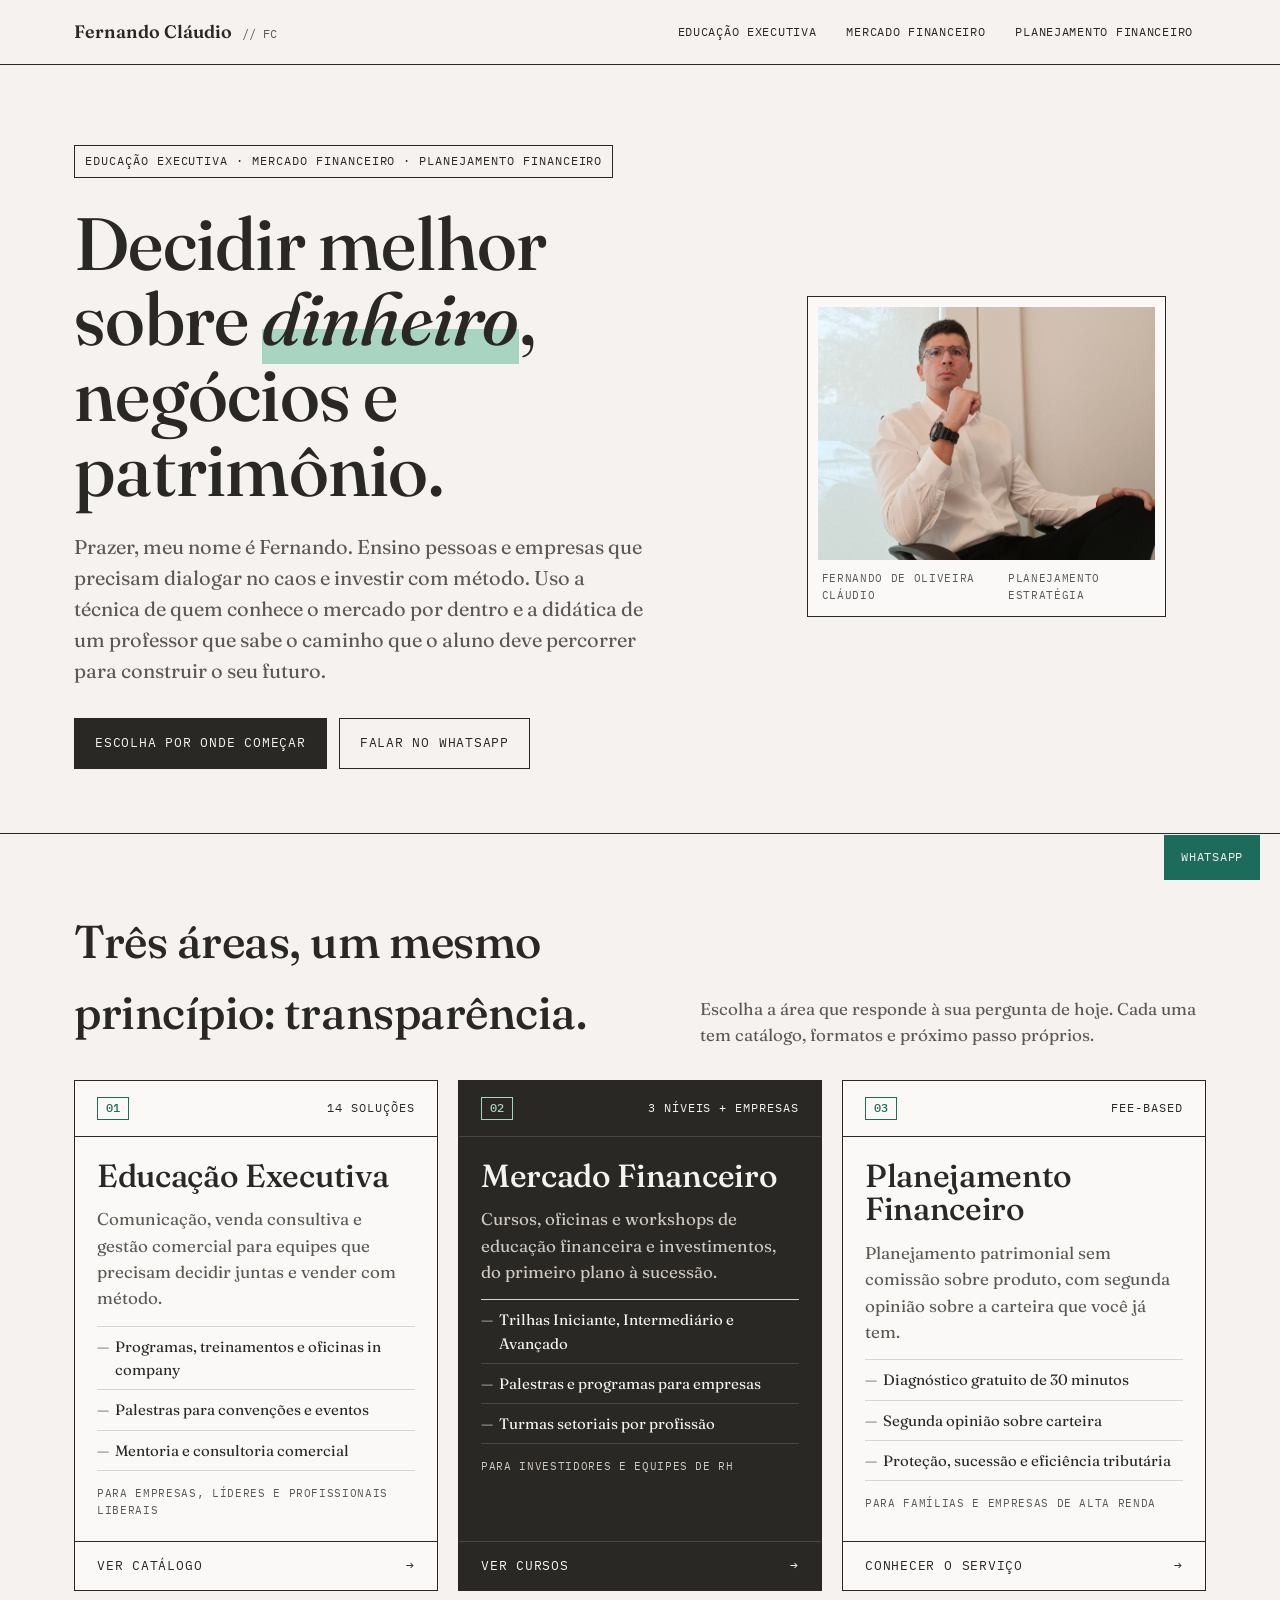
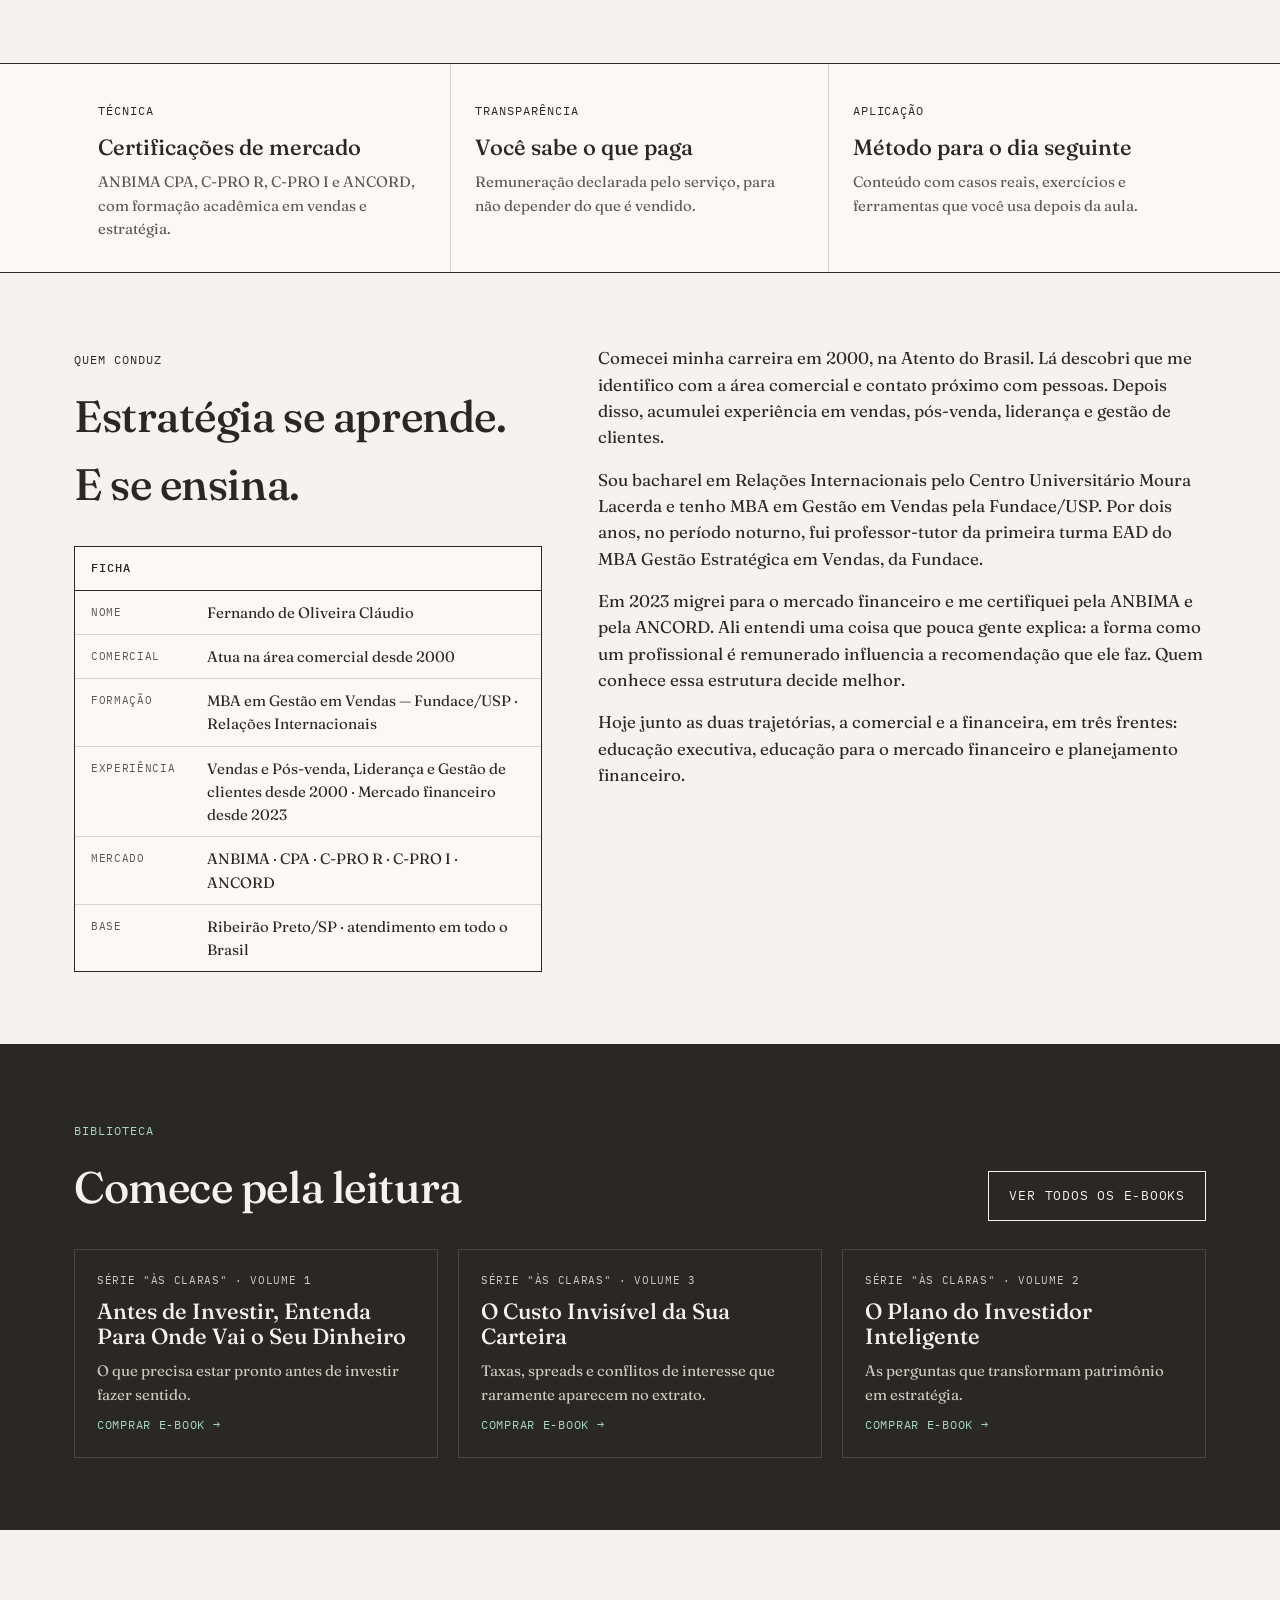
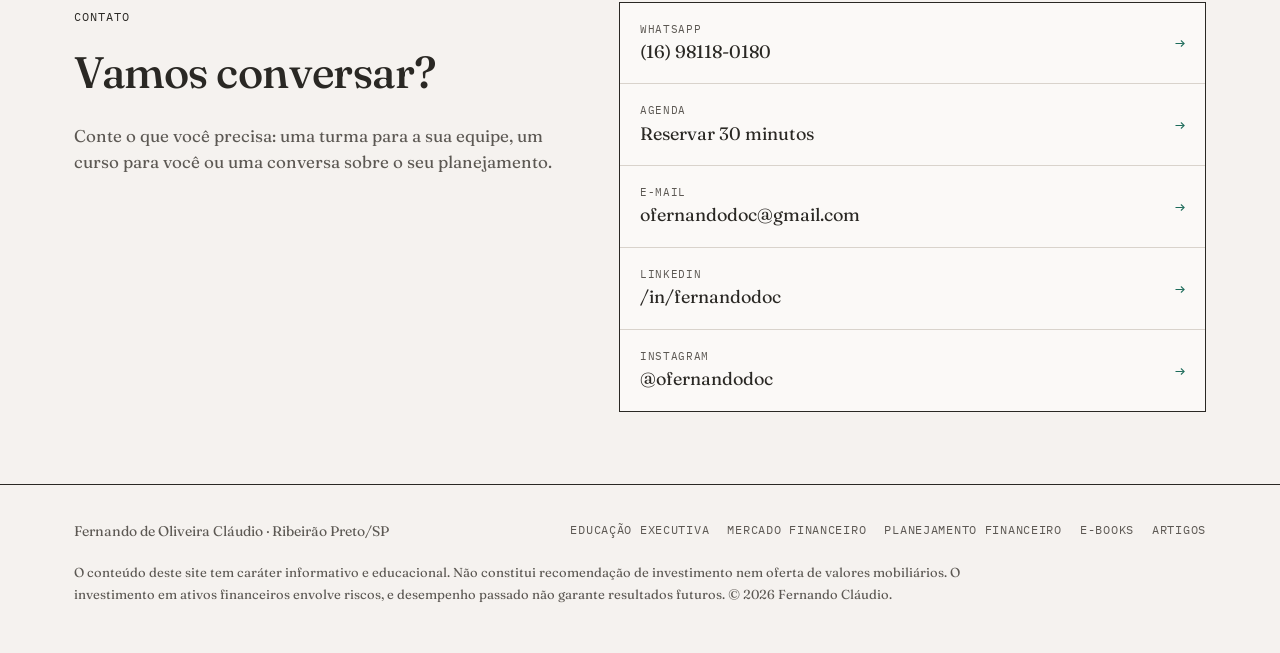
<file: index.html>
<!DOCTYPE html>
<html lang="pt-BR">
<head>
<meta charset="utf-8">
<meta name="viewport" content="width=device-width, initial-scale=1">
<title>Fernando Cláudio | Educação Executiva · Mercado Financeiro · Planejamento Financeiro</title>
<meta name="description" content="Educação executiva em comunicação e vendas, cursos de mercado financeiro e planejamento financeiro fee-based. Fernando de Oliveira Cláudio, Ribeirão Preto/SP, atendimento em todo o Brasil.">
<meta name="author" content="Fernando de Oliveira Cláudio">
<link rel="canonical" href="https://www.fernandoclaudio.com.br/">
<meta property="og:type" content="website">
<meta property="og:locale" content="pt_BR">
<meta property="og:title" content="Fernando Cláudio | Educação Executiva · Mercado Financeiro · Planejamento Financeiro">
<meta property="og:description" content="Conversas melhores, decisões financeiras mais claras. Cursos, treinamentos, palestras e planejamento financeiro com transparência.">
<meta property="og:url" content="https://www.fernandoclaudio.com.br/">
<meta property="og:image" content="https://www.fernandoclaudio.com.br/assets/fernando-perfil.jpg">
<meta name="twitter:card" content="summary_large_image">
<link rel="preconnect" href="https://fonts.googleapis.com">
<link rel="preconnect" href="https://fonts.gstatic.com" crossorigin>
<link href="https://fonts.googleapis.com/css2?family=Fraunces:ital,opsz,wght@0,9..144,400;0,9..144,500;0,9..144,600;1,9..144,400&family=IBM+Plex+Mono:wght@400;500&display=swap" rel="stylesheet">
<script type="application/ld+json">
{
  "@context": "https://schema.org",
  "@type": "ProfessionalService",
  "name": "Fernando Cláudio — Educação Executiva · Mercado Financeiro · Planejamento Financeiro",
  "url": "https://www.fernandoclaudio.com.br/",
  "image": "https://www.fernandoclaudio.com.br/assets/fernando-perfil.jpg",
  "areaServed": "BR",
  "address": { "@type": "PostalAddress", "addressLocality": "Ribeirão Preto", "addressRegion": "SP", "addressCountry": "BR" },
  "founder": {
    "@type": "Person",
    "name": "Fernando de Oliveira Cláudio",
    "sameAs": ["https://www.linkedin.com/in/fernandodoc/", "https://instagram.com/ofernandodoc"]
  },
  "hasOfferCatalog": {
    "@type": "OfferCatalog",
    "name": "Áreas de atuação",
    "itemListElement": [
      { "@type": "OfferCatalog", "name": "Educação Executiva", "url": "https://www.fernandoclaudio.com.br/educacao-executiva.html" },
      { "@type": "OfferCatalog", "name": "Mercado Financeiro", "url": "https://www.fernandoclaudio.com.br/mercado-financeiro.html" },
      { "@type": "OfferCatalog", "name": "Planejamento Financeiro", "url": "https://www.fernandoclaudio.com.br/planejamento-financeiro.html" }
    ]
  }
}
</script>
<style>
  :root{
    --bege:#F5F2EF; --papel:#FBF9F7; --tinta:#2A2824; --tinta-2:#5C5853; --linha:#D9D3CC;
    --jade:#1D6B5A; --jade-claro:#A8D5C2;
    --serif:"Fraunces",Georgia,serif; --mono:"IBM Plex Mono",ui-monospace,monospace;
    --max:1180px;
  }
  *{box-sizing:border-box}
  html{scroll-behavior:smooth}
  body{margin:0;background:var(--bege);color:var(--tinta);font-family:var(--serif);font-size:17px;line-height:1.55;-webkit-font-smoothing:antialiased}
  a{color:inherit}
  img{max-width:100%;display:block}
  .wrap{max-width:var(--max);margin:0 auto;padding:0 24px}
  .mono{font-family:var(--mono);font-size:12px;letter-spacing:.08em;text-transform:uppercase}
  h1,h2,h3{font-weight:500;letter-spacing:-.01em;margin:0}
  :focus-visible{outline:2px solid var(--jade);outline-offset:3px}

  /* topo */
  .topo{border-bottom:1px solid var(--tinta);background:var(--bege);position:sticky;top:0;z-index:20}
  .topo .wrap{display:flex;align-items:center;justify-content:space-between;height:64px;gap:16px}
  .marca{font-weight:600;text-decoration:none;font-size:18px;white-space:nowrap}
  .marca span{font-family:var(--mono);font-size:12px;font-weight:400;color:var(--tinta-2);margin-left:6px}
  .topo nav{display:flex;gap:4px}
  .topo nav a{font-family:var(--mono);font-size:12px;text-transform:uppercase;letter-spacing:.06em;text-decoration:none;padding:8px 12px;border:1px solid transparent}
  .topo nav a:hover{border-color:var(--tinta)}

  /* botões */
  .btn{font-family:var(--mono);font-size:13px;text-transform:uppercase;letter-spacing:.06em;display:inline-block;padding:14px 20px;border:1px solid var(--tinta);background:var(--tinta);color:var(--bege);text-decoration:none;cursor:pointer}
  .btn:hover{background:var(--jade);border-color:var(--jade);color:var(--bege)}
  .btn--linha{background:transparent;color:var(--tinta)}
  .btn--linha:hover{background:var(--tinta);border-color:var(--tinta);color:var(--jade-claro)}

  /* hero */
  .hero{padding:80px 0 64px;border-bottom:1px solid var(--tinta)}
  .hero .wrap{display:grid;grid-template-columns:1.45fr 1fr;gap:56px;align-items:center}
  .carimbo{display:inline-block;border:1px solid var(--tinta);padding:6px 10px;margin-bottom:28px}
  .hero h1{font-size:clamp(40px,6vw,74px);line-height:1.02}
  .hero h1 em{font-style:italic;background:linear-gradient(transparent 62%,var(--jade-claro) 62%)}
  .hero p.lead{font-size:20px;color:var(--tinta-2);max-width:44ch;margin:24px 0 32px}
  .hero .acoes{display:flex;gap:12px;flex-wrap:wrap}
  .foto{border:1px solid var(--tinta);background:var(--papel);padding:10px}
  .foto img{width:100%;height:auto;aspect-ratio:4/3;object-fit:cover}
  .foto figcaption{font-family:var(--mono);font-size:11px;text-transform:uppercase;letter-spacing:.06em;color:var(--tinta-2);padding:10px 4px 2px;display:flex;justify-content:space-between;gap:12px}

  /* áreas */
  .areas{padding:72px 0}
  .areas__head{display:flex;justify-content:space-between;align-items:end;gap:24px;flex-wrap:wrap;margin-bottom:32px}
  .areas__head h2{font-size:clamp(30px,4vw,46px);max-width:20ch}
  .areas__head p{color:var(--tinta-2);max-width:46ch;margin:0}
  .grade{display:grid;grid-template-columns:repeat(3,1fr);gap:20px}
  .area{background:var(--papel);border:1px solid var(--tinta);display:flex;flex-direction:column;text-decoration:none;transition:transform .15s ease, box-shadow .15s ease}
  .area:hover{transform:translate(-3px,-3px);box-shadow:6px 6px 0 var(--jade)}
  .area__top{display:flex;justify-content:space-between;align-items:center;padding:16px 22px;border-bottom:1px solid var(--tinta)}
  .area__num{font-family:var(--mono);font-size:12px;color:var(--jade);border:1px solid var(--jade);padding:1px 8px;font-weight:500}
  .area__body{padding:22px;display:flex;flex-direction:column;gap:14px;flex:1}
  .area h3{font-size:32px;line-height:1.05}
  .area .resumo{margin:0;color:var(--tinta-2)}
  .area ul{list-style:none;margin:0;padding:0;border-top:1px solid var(--linha)}
  .area li{font-size:15px;padding:8px 0 8px 18px;border-bottom:1px solid var(--linha);position:relative}
  .area li::before{content:"—";position:absolute;left:0;color:var(--tinta-2)}
  .area .para{font-family:var(--mono);font-size:11px;text-transform:uppercase;letter-spacing:.06em;color:var(--tinta-2);margin:0}
  .area .ir{margin-top:auto;font-family:var(--mono);font-size:13px;text-transform:uppercase;letter-spacing:.06em;padding:14px 22px;border-top:1px solid var(--tinta);display:flex;justify-content:space-between}
  .area:hover .ir{background:var(--tinta);color:var(--jade-claro)}
  .area--escuro{background:var(--tinta);color:var(--bege)}
  .area--escuro .area__top,.area--escuro .ir{border-color:#4a4741}
  .area--escuro .resumo,.area--escuro .para{color:#CFC9C1}
  .area--escuro li{border-color:#4a4741}
  .area--escuro li::before{color:#CFC9C1}
  .area--escuro .area__num{color:var(--jade-claro);border-color:var(--jade-claro)}
  .area--escuro:hover .ir{background:var(--jade-claro);color:var(--tinta)}

  /* princípio */
  .principio{border-top:1px solid var(--tinta);border-bottom:1px solid var(--tinta);background:var(--papel)}
  .principio .wrap{display:grid;grid-template-columns:repeat(3,1fr)}
  .principio div.item{padding:32px 24px;border-right:1px solid var(--linha)}
  .principio div.item:last-child{border-right:0}
  .principio strong{display:block;font-weight:500;font-size:22px;margin:8px 0 6px}
  .principio p{margin:0;font-size:15px;color:var(--tinta-2)}

  /* sobre */
  .bloco{padding:72px 0}
  .sobre{display:grid;grid-template-columns:1fr 1.3fr;gap:56px}
  .sobre h2{font-size:clamp(30px,4vw,44px);margin-top:10px}
  .sobre p{margin:0 0 16px}
  .registro{border:1px solid var(--tinta);background:var(--papel);margin-top:28px}
  .registro h3{font-family:var(--mono);font-size:12px;letter-spacing:.08em;text-transform:uppercase;padding:12px 16px;border-bottom:1px solid var(--tinta);font-weight:500}
  .registro dl{margin:0;display:grid;grid-template-columns:auto 1fr}
  .registro dt,.registro dd{margin:0;padding:10px 16px;border-bottom:1px solid var(--linha);font-size:15px}
  .registro dt{font-family:var(--mono);font-size:11px;text-transform:uppercase;letter-spacing:.06em;color:var(--tinta-2);padding-top:13px}
  .registro dl > :nth-last-child(-n+2){border-bottom:0}

  /* biblioteca */
  .biblio{background:var(--tinta);color:var(--bege)}
  .biblio .head{display:flex;justify-content:space-between;align-items:end;gap:24px;flex-wrap:wrap;margin-bottom:28px}
  .biblio h2{font-size:clamp(30px,4vw,44px);margin-top:10px}
  .biblio .mono{color:var(--jade-claro)}
  .livros{display:grid;grid-template-columns:repeat(3,1fr);gap:20px}
  .livro{border:1px solid #4a4741;padding:22px;text-decoration:none;display:flex;flex-direction:column;gap:10px}
  .livro:hover{border-color:var(--jade-claro)}
  .livro .tag{font-family:var(--mono);font-size:11px;text-transform:uppercase;letter-spacing:.06em;color:#CFC9C1}
  .livro strong{font-weight:500;font-size:22px;line-height:1.15}
  .livro p{margin:0;font-size:15px;color:#CFC9C1}
  .livro .cta{margin-top:auto;font-family:var(--mono);font-size:12px;text-transform:uppercase;letter-spacing:.06em;color:var(--jade-claro)}
  .biblio .btn--linha{color:var(--bege);border-color:var(--bege)}
  .biblio .btn--linha:hover{background:var(--jade-claro);border-color:var(--jade-claro);color:var(--tinta)}

  /* contato */
  .contato{display:grid;grid-template-columns:1fr 1.2fr;gap:56px;align-items:start}
  .contato h2{font-size:clamp(30px,4vw,44px);margin-top:10px}
  .contato .intro{color:var(--tinta-2);max-width:44ch}
  .canais{list-style:none;margin:0;padding:0;border:1px solid var(--tinta);background:var(--papel)}
  .canais li{border-bottom:1px solid var(--linha)}
  .canais li:last-child{border-bottom:0}
  .canais a{display:flex;justify-content:space-between;align-items:center;gap:16px;padding:18px 20px;text-decoration:none}
  .canais a:hover{background:var(--bege)}
  .canais .rot{font-family:var(--mono);font-size:11px;text-transform:uppercase;letter-spacing:.06em;color:var(--tinta-2);display:block}
  .canais .val{font-size:18px}
  .canais .seta{font-family:var(--mono);color:var(--jade)}

  footer{border-top:1px solid var(--tinta);padding:36px 0 48px;font-size:14px;color:var(--tinta-2)}
  footer .linha{display:flex;justify-content:space-between;gap:24px;flex-wrap:wrap;margin-bottom:18px}
  footer nav{display:flex;gap:18px;flex-wrap:wrap}
  footer nav a{text-decoration:none;font-family:var(--mono);font-size:12px;text-transform:uppercase;letter-spacing:.06em}
  footer nav a:hover{color:var(--jade)}
  footer .aviso{font-size:13px;line-height:1.7;max-width:900px;margin:0}

  .wa{position:fixed;right:20px;bottom:20px;z-index:30;font-family:var(--mono);font-size:12px;text-transform:uppercase;letter-spacing:.06em;background:var(--jade);color:var(--bege);text-decoration:none;padding:12px 16px;border:1px solid var(--jade)}
  .wa:hover{background:var(--tinta);border-color:var(--tinta)}

  @media (max-width:980px){
    .hero .wrap,.sobre,.contato{grid-template-columns:1fr;gap:32px}
    .grade,.livros{grid-template-columns:1fr}
    .principio .wrap{grid-template-columns:1fr}
    .principio div.item{border-right:0;border-bottom:1px solid var(--linha)}
    .principio div.item:last-child{border-bottom:0}
  }
  @media (max-width:720px){
    .topo .wrap{height:auto;flex-direction:column;align-items:flex-start;padding-top:12px;padding-bottom:10px;gap:8px}
    .topo nav{flex-wrap:wrap}
    .topo nav a{padding:5px 8px;font-size:11px;border-color:var(--linha)}
    .hero{padding:48px 0 40px}
    body{font-size:16px}
  }

  /* ===== Toque confortável em celular e tablet (alvo mínimo de 44 px) ===== */
  @media (max-width:1024px), (pointer:coarse){
    .topo nav a{min-height:44px;display:inline-flex;align-items:center}
    footer nav a{min-height:44px;display:inline-flex;align-items:center}
    .marca{min-height:44px;display:inline-flex;align-items:center}
    .btn{min-height:48px}
  }
  @media (max-width:720px){
    .topo{position:static}
    .topo nav a{padding:0 10px}
    .hero .acoes .btn{width:100%;text-align:center}
  }
</style>
</head>
<body>

<header class="topo">
  <div class="wrap">
    <a class="marca" href="index.html">Fernando Cláudio <span>// FC</span></a>
    <nav aria-label="Áreas">
      <a href="educacao-executiva.html">Educação Executiva</a>
      <a href="mercado-financeiro.html">Mercado Financeiro</a>
      <a href="planejamento-financeiro.html">Planejamento Financeiro</a>
    </nav>
  </div>
</header>

<main>

  <section class="hero">
    <div class="wrap">
      <div>
        <span class="carimbo mono">Educação Executiva · Mercado Financeiro · Planejamento Financeiro</span>
        <h1>Decidir melhor sobre <em>dinheiro</em>, negócios e patrimônio.</h1>
        <p class="lead">Prazer, meu nome é Fernando. Ensino pessoas e empresas que precisam dialogar no caos e investir com método. Uso a técnica de quem conhece o mercado por dentro e a didática de um professor que sabe o caminho que o aluno deve percorrer para construir o seu futuro.</p>
        <div class="acoes">
          <a class="btn" href="#areas">Escolha por onde começar</a>
          <a class="btn btn--linha" href="https://api.whatsapp.com/send/?phone=5516981180180&amp;text=Ol%C3%A1%2C+Fernando.+Vim+pelo+site+e+quero+conversar.&amp;type=phone_number&amp;app_absent=0" target="_blank" rel="noopener">Falar no WhatsApp</a>
        </div>
      </div>
      <figure class="foto">
        <img src="assets/fernando-perfil.jpg" alt="Fernando de Oliveira Cláudio" width="1200" height="918" fetchpriority="high">
        <figcaption><span>Fernando de Oliveira Cláudio</span><span>Planejamento Estratégia</span></figcaption>
      </figure>
    </div>
  </section>

  <section class="areas" id="areas">
    <div class="wrap">
      <div class="areas__head">
        <h2>Três áreas, um mesmo princípio: transparência.</h2>
        <p>Escolha a área que responde à sua pergunta de hoje. Cada uma tem catálogo, formatos e próximo passo próprios.</p>
      </div>

      <div class="grade">
        <a class="area" href="educacao-executiva.html">
          <div class="area__top"><span class="area__num">01</span><span class="mono">14 soluções</span></div>
          <div class="area__body">
            <h3>Educação Executiva</h3>
            <p class="resumo">Comunicação, venda consultiva e gestão comercial para equipes que precisam decidir juntas e vender com método.</p>
            <ul>
              <li>Programas, treinamentos e oficinas in company</li>
              <li>Palestras para convenções e eventos</li>
              <li>Mentoria e consultoria comercial</li>
            </ul>
            <p class="para">Para empresas, líderes e profissionais liberais</p>
          </div>
          <span class="ir">Ver catálogo <span aria-hidden="true">→</span></span>
        </a>

        <a class="area area--escuro" href="mercado-financeiro.html">
          <div class="area__top"><span class="area__num">02</span><span class="mono">3 níveis + empresas</span></div>
          <div class="area__body">
            <h3>Mercado Financeiro</h3>
            <p class="resumo">Cursos, oficinas e workshops de educação financeira e investimentos, do primeiro plano à sucessão.</p>
            <ul>
              <li>Trilhas Iniciante, Intermediário e Avançado</li>
              <li>Palestras e programas para empresas</li>
              <li>Turmas setoriais por profissão</li>
            </ul>
            <p class="para">Para investidores e equipes de RH</p>
          </div>
          <span class="ir">Ver cursos <span aria-hidden="true">→</span></span>
        </a>

        <a class="area" href="planejamento-financeiro.html">
          <div class="area__top"><span class="area__num">03</span><span class="mono">Fee-based</span></div>
          <div class="area__body">
            <h3>Planejamento Financeiro</h3>
            <p class="resumo">Planejamento patrimonial sem comissão sobre produto, com segunda opinião sobre a carteira que você já tem.</p>
            <ul>
              <li>Diagnóstico gratuito de 30 minutos</li>
              <li>Segunda opinião sobre carteira</li>
              <li>Proteção, sucessão e eficiência tributária</li>
            </ul>
            <p class="para">Para famílias e empresas de alta renda</p>
          </div>
          <span class="ir">Conhecer o serviço <span aria-hidden="true">→</span></span>
        </a>
      </div>
    </div>
  </section>

  <section class="principio" aria-label="Como trabalho">
    <div class="wrap">
      <div class="item"><span class="mono">Técnica</span><strong>Certificações de mercado</strong><p>ANBIMA CPA, C-PRO R, C-PRO I e ANCORD, com formação acadêmica em vendas e estratégia.</p></div>
      <div class="item"><span class="mono">Transparência</span><strong>Você sabe o que paga</strong><p>Remuneração declarada pelo serviço, para não depender do que é vendido.</p></div>
      <div class="item"><span class="mono">Aplicação</span><strong>Método para o dia seguinte</strong><p>Conteúdo com casos reais, exercícios e ferramentas que você usa depois da aula.</p></div>
    </div>
  </section>

  <section class="bloco" id="sobre">
    <div class="wrap sobre">
      <div>
        <span class="mono">Quem conduz</span>
        <h2>Estratégia se aprende. E se ensina.</h2>
        <aside class="registro" aria-label="Ficha do instrutor">
          <h3>Ficha</h3>
          <dl>
            <dt>Nome</dt><dd>Fernando de Oliveira Cláudio</dd>
            <dt>Comercial</dt><dd>Atua na área comercial desde 2000</dd>
            <dt>Formação</dt><dd>MBA em Gestão em Vendas — Fundace/USP · Relações Internacionais</dd>
            <dt>Experiência</dt><dd>Vendas e Pós-venda, Liderança e Gestão de clientes desde 2000 · Mercado financeiro desde 2023</dd>
            <dt>Mercado</dt><dd>ANBIMA · CPA · C-PRO R · C-PRO I · ANCORD</dd>
            <dt>Base</dt><dd>Ribeirão Preto/SP · atendimento em todo o Brasil</dd>
          </dl>
        </aside>
      </div>
      <div>
        <p>Comecei minha carreira em 2000, na Atento do Brasil. Lá descobri que me identifico com a área comercial e contato próximo com pessoas. Depois disso, acumulei experiência em vendas, pós-venda, liderança e gestão de clientes.</p>
        <p>Sou bacharel em Relações Internacionais pelo Centro Universitário Moura Lacerda e tenho MBA em Gestão em Vendas pela Fundace/USP. Por dois anos, no período noturno, fui professor-tutor da primeira turma EAD do MBA Gestão Estratégica em Vendas, da Fundace.</p>
        <p>Em 2023 migrei para o mercado financeiro e me certifiquei pela ANBIMA e pela ANCORD. Ali entendi uma coisa que pouca gente explica: a forma como um profissional é remunerado influencia a recomendação que ele faz. Quem conhece essa estrutura decide melhor.</p>
        <p>Hoje junto as duas trajetórias, a comercial e a financeira, em três frentes: educação executiva, educação para o mercado financeiro e planejamento financeiro.</p>
      </div>
    </div>
  </section>

  <section class="bloco biblio" id="biblioteca">
    <div class="wrap">
      <div class="head">
        <div>
          <span class="mono">Biblioteca</span>
          <h2>Comece pela leitura</h2>
        </div>
        <a class="btn btn--linha" href="ebooks.html">Ver todos os e-books</a>
      </div>
      <div class="livros">
        <a class="livro" href="landing-antes-de-investir.html"><span class="tag">Série "Às Claras" · Volume 1</span><strong>Antes de Investir, Entenda Para Onde Vai o Seu Dinheiro</strong><p>O que precisa estar pronto antes de investir fazer sentido.</p><span class="cta">Comprar e-book →</span></a>
        <a class="livro" href="landing-custo-invisivel-carteira.html"><span class="tag">Série "Às Claras" · Volume 3</span><strong>O Custo Invisível da Sua Carteira</strong><p>Taxas, spreads e conflitos de interesse que raramente aparecem no extrato.</p><span class="cta">Comprar e-book →</span></a>
        <a class="livro" href="landing-plano-investidor-inteligente.html"><span class="tag">Série "Às Claras" · Volume 2</span><strong>O Plano do Investidor Inteligente</strong><p>As perguntas que transformam patrimônio em estratégia.</p><span class="cta">Comprar e-book →</span></a>
      </div>
    </div>
  </section>

  <section class="bloco" id="contato">
    <div class="wrap contato">
      <div>
        <span class="mono">Contato</span>
        <h2>Vamos conversar?</h2>
        <p class="intro">Conte o que você precisa: uma turma para a sua equipe, um curso para você ou uma conversa sobre o seu planejamento.</p>
      </div>
      <ul class="canais">
        <li><a href="https://api.whatsapp.com/send/?phone=5516981180180&amp;text=Ol%C3%A1%2C+Fernando.+Vim+pelo+site+e+quero+conversar.&amp;type=phone_number&amp;app_absent=0" target="_blank" rel="noopener"><span><span class="rot">WhatsApp</span><span class="val">(16) 98118-0180</span></span><span class="seta">→</span></a></li>
        <li><a href="https://calendly.com/soufernando/30min" target="_blank" rel="noopener"><span><span class="rot">Agenda</span><span class="val">Reservar 30 minutos</span></span><span class="seta">→</span></a></li>
        <li><a href="mailto:ofernandodoc@gmail.com"><span><span class="rot">E-mail</span><span class="val">ofernandodoc@gmail.com</span></span><span class="seta">→</span></a></li>
        <li><a href="https://www.linkedin.com/in/fernandodoc/" target="_blank" rel="noopener"><span><span class="rot">LinkedIn</span><span class="val">/in/fernandodoc</span></span><span class="seta">→</span></a></li>
        <li><a href="https://instagram.com/ofernandodoc" target="_blank" rel="noopener"><span><span class="rot">Instagram</span><span class="val">@ofernandodoc</span></span><span class="seta">→</span></a></li>
      </ul>
    </div>
  </section>

</main>

<footer>
  <div class="wrap">
    <div class="linha">
      <span>Fernando de Oliveira Cláudio · Ribeirão Preto/SP</span>
      <nav aria-label="Rodapé">
        <a href="educacao-executiva.html">Educação Executiva</a>
        <a href="mercado-financeiro.html">Mercado Financeiro</a>
        <a href="planejamento-financeiro.html">Planejamento Financeiro</a>
        <a href="ebooks.html">E-books</a>
        <a href="artigos.html">Artigos</a>
      </nav>
    </div>
    <p class="aviso">O conteúdo deste site tem caráter informativo e educacional. Não constitui recomendação de investimento nem oferta de valores mobiliários. O investimento em ativos financeiros envolve riscos, e desempenho passado não garante resultados futuros. © 2026 Fernando Cláudio.</p>
  </div>
</footer>

<a class="wa" href="https://api.whatsapp.com/send/?phone=5516981180180&amp;text=Ol%C3%A1%2C+Fernando.+Vim+pelo+site+e+quero+conversar.&amp;type=phone_number&amp;app_absent=0" target="_blank" rel="noopener" aria-label="Falar no WhatsApp">WhatsApp</a>

</body>
</html>
</file>
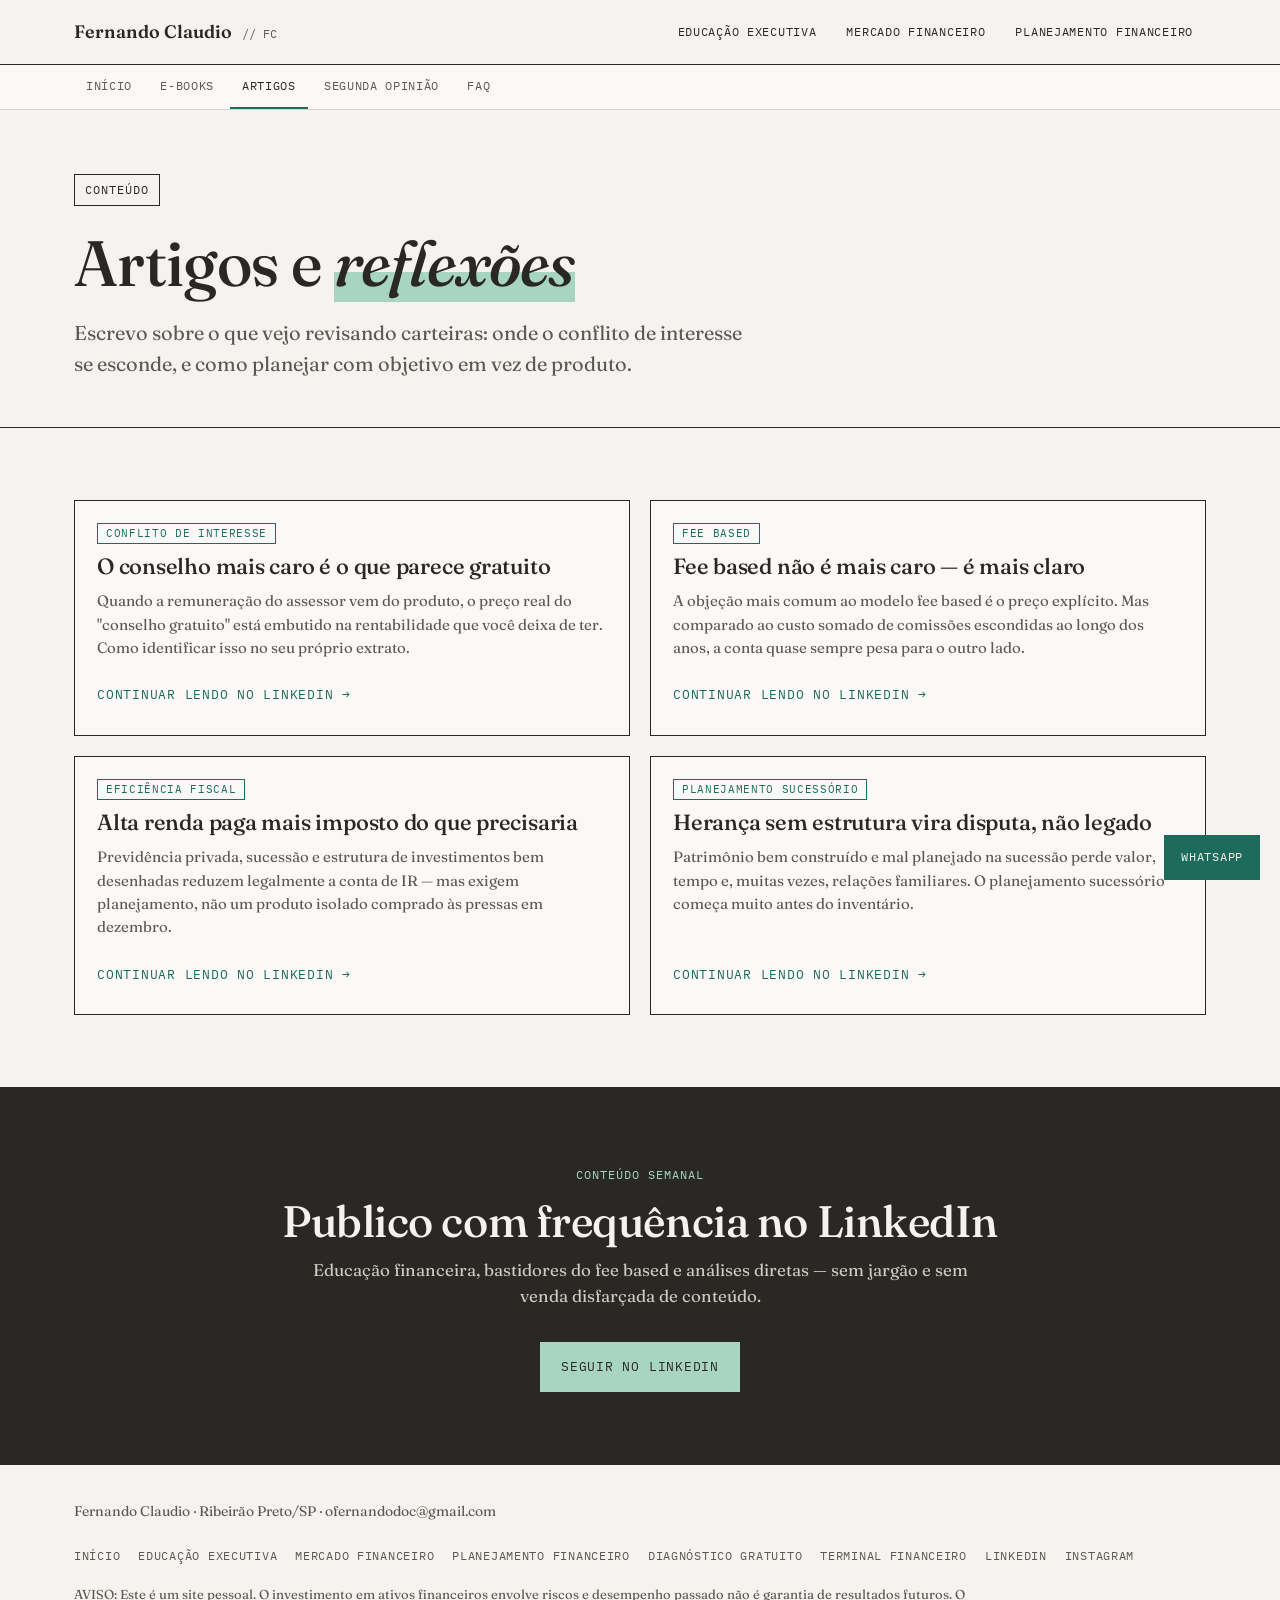
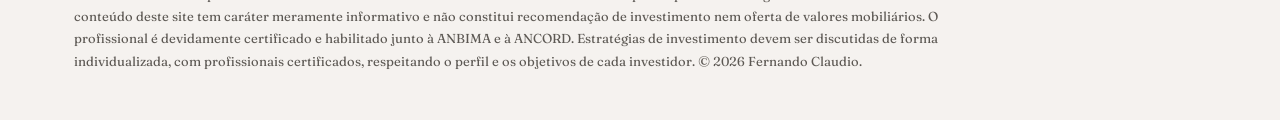
<file: artigos.html>
<!DOCTYPE html>
<html lang="pt-BR">
<head>
<meta charset="utf-8">
<meta name="viewport" content="width=device-width, initial-scale=1">
<title>Artigos | Fernando Claudio</title>
<meta name="description" content="Reflexões sobre fee based, conflito de interesse, eficiência fiscal e planejamento patrimonial — direto, sem jargão.">
<link rel="canonical" href="https://www.fernandoclaudio.com.br/artigos.html">
<meta property="og:type" content="website">
<meta property="og:title" content="Artigos | Fernando Claudio">
<meta property="og:description" content="Reflexões sobre fee based, conflito de interesse e planejamento patrimonial.">
<meta property="og:url" content="https://www.fernandoclaudio.com.br/artigos.html">
<meta property="og:image" content="https://www.fernandoclaudio.com.br/assets/fernando-perfil.jpg">
<link rel="preconnect" href="https://fonts.googleapis.com">
<link rel="preconnect" href="https://fonts.gstatic.com" crossorigin>
<link href="https://fonts.googleapis.com/css2?family=Fraunces:ital,opsz,wght@0,9..144,400;0,9..144,500;0,9..144,600;1,9..144,400&family=IBM+Plex+Mono:wght@400;500&display=swap" rel="stylesheet">
<link rel="stylesheet" href="css/fc.css">
<style>.grade--2{grid-template-columns:1fr 1fr}.cartao .num{font-size:11px;text-transform:uppercase;letter-spacing:.06em}.ler{margin-top:auto;padding-top:8px;font-family:var(--mono);font-size:12.5px;text-transform:uppercase;letter-spacing:.06em;color:var(--jade);text-decoration:none;min-height:44px;display:inline-flex;align-items:center}.ler:hover{text-decoration:underline}@media(max-width:720px){.grade--2{grid-template-columns:1fr}}</style>
</head>
<body>

<header class="topo">
  <div class="wrap">
    <a class="marca" href="index.html">Fernando Claudio <span>// FC</span></a>
    <nav aria-label="Áreas">
      <a href="educacao-executiva.html">Educação Executiva</a>
      <a href="mercado-financeiro.html">Mercado Financeiro</a>
      <a href="planejamento-financeiro.html">Planejamento Financeiro</a>
    </nav>
  </div>
</header>
<nav class="subnav" aria-label="Conteúdo">
  <div class="wrap">
    <a href="index.html">Início</a>
    <a href="ebooks.html">E-books</a>
    <a href="artigos.html" aria-current="page">Artigos</a>
    <a href="planejamento-financeiro.html#segunda-opiniao">Segunda opinião</a>
    <a href="planejamento-financeiro.html#faq">FAQ</a>
  </div>
</nav>

<main>
  <header class="cabecalho">
    <div class="wrap">
      <span class="carimbo mono">Conteúdo</span>
      <h1>Artigos e <em>reflexões</em></h1>
      <p class="lead">Escrevo sobre o que vejo revisando carteiras: onde o conflito de interesse se esconde, e como planejar com objetivo em vez de produto.</p>
    </div>
  </header>

  <section class="bloco" style="border-top:0">
    <div class="wrap">
      <div class="grade grade--2">
        <article class="cartao">
          <span class="num">Conflito de interesse</span>
          <h3>O conselho mais caro é o que parece gratuito</h3>
          <p>Quando a remuneração do assessor vem do produto, o preço real do "conselho gratuito" está embutido na rentabilidade que você deixa de ter. Como identificar isso no seu próprio extrato.</p>
          <a class="ler" href="https://www.linkedin.com/pulse/o-conselho-mais-caro-%C3%A9-que-parece-gratuito-de-oliveira-claudio-n7nff" target="_blank" rel="noopener">Continuar lendo no LinkedIn →</a>
        </article>
        <article class="cartao">
          <span class="num">Fee based</span>
          <h3>Fee based não é mais caro — é mais claro</h3>
          <p>A objeção mais comum ao modelo fee based é o preço explícito. Mas comparado ao custo somado de comissões escondidas ao longo dos anos, a conta quase sempre pesa para o outro lado.</p>
          <a class="ler" href="https://www.linkedin.com/in/fernandodoc/" target="_blank" rel="noopener">Continuar lendo no LinkedIn →</a>
        </article>
        <article class="cartao">
          <span class="num">Eficiência fiscal</span>
          <h3>Alta renda paga mais imposto do que precisaria</h3>
          <p>Previdência privada, sucessão e estrutura de investimentos bem desenhadas reduzem legalmente a conta de IR — mas exigem planejamento, não um produto isolado comprado às pressas em dezembro.</p>
          <a class="ler" href="https://www.linkedin.com/in/fernandodoc/" target="_blank" rel="noopener">Continuar lendo no LinkedIn →</a>
        </article>
        <article class="cartao">
          <span class="num">Planejamento sucessório</span>
          <h3>Herança sem estrutura vira disputa, não legado</h3>
          <p>Patrimônio bem construído e mal planejado na sucessão perde valor, tempo e, muitas vezes, relações familiares. O planejamento sucessório começa muito antes do inventário.</p>
          <a class="ler" href="https://www.linkedin.com/in/fernandodoc/" target="_blank" rel="noopener">Continuar lendo no LinkedIn →</a>
        </article>
      </div>
    </div>
  </section>

  <section class="bloco bloco--escuro" style="text-align:center">
    <div class="wrap">
      <span class="mono">Conteúdo semanal</span>
      <h2>Publico com frequência no LinkedIn</h2>
      <p class="intro" style="margin-left:auto;margin-right:auto">Educação financeira, bastidores do fee based e análises diretas — sem jargão e sem venda disfarçada de conteúdo.</p>
      <a class="btn btn--claro" href="https://www.linkedin.com/in/fernandodoc/" target="_blank" rel="noopener">Seguir no LinkedIn</a>
    </div>
  </section>
</main>

<footer>
  <div class="wrap">
    <div class="linha">
      <span>Fernando Claudio · Ribeirão Preto/SP · ofernandodoc@gmail.com</span>
      <nav aria-label="Rodapé">
        <a href="index.html">Início</a>
        <a href="educacao-executiva.html">Educação Executiva</a>
        <a href="mercado-financeiro.html">Mercado Financeiro</a>
        <a href="planejamento-financeiro.html">Planejamento Financeiro</a>
        <a href="https://calendly.com/soufernando/30min" target="_blank" rel="noopener">Diagnóstico gratuito</a>
        <a href="https://fernando-doc.streamlit.app/" target="_blank" rel="noopener">Terminal financeiro</a>
        <a href="https://www.linkedin.com/in/fernandodoc/" target="_blank" rel="noopener">LinkedIn</a>
        <a href="https://instagram.com/ofernandodoc" target="_blank" rel="noopener">Instagram</a>
      </nav>
    </div>
    <p class="aviso">AVISO: Este é um site pessoal. O investimento em ativos financeiros envolve riscos e desempenho passado não é garantia de resultados futuros. O conteúdo deste site tem caráter meramente informativo e não constitui recomendação de investimento nem oferta de valores mobiliários. O profissional é devidamente certificado e habilitado junto à ANBIMA e à ANCORD. Estratégias de investimento devem ser discutidas de forma individualizada, com profissionais certificados, respeitando o perfil e os objetivos de cada investidor. © 2026 Fernando Claudio.</p>
  </div>
</footer>

<a class="wa" href="https://api.whatsapp.com/send/?phone=5516981180180" target="_blank" rel="noopener" aria-label="Falar no WhatsApp">WhatsApp</a>

</body>
</html>
</file>
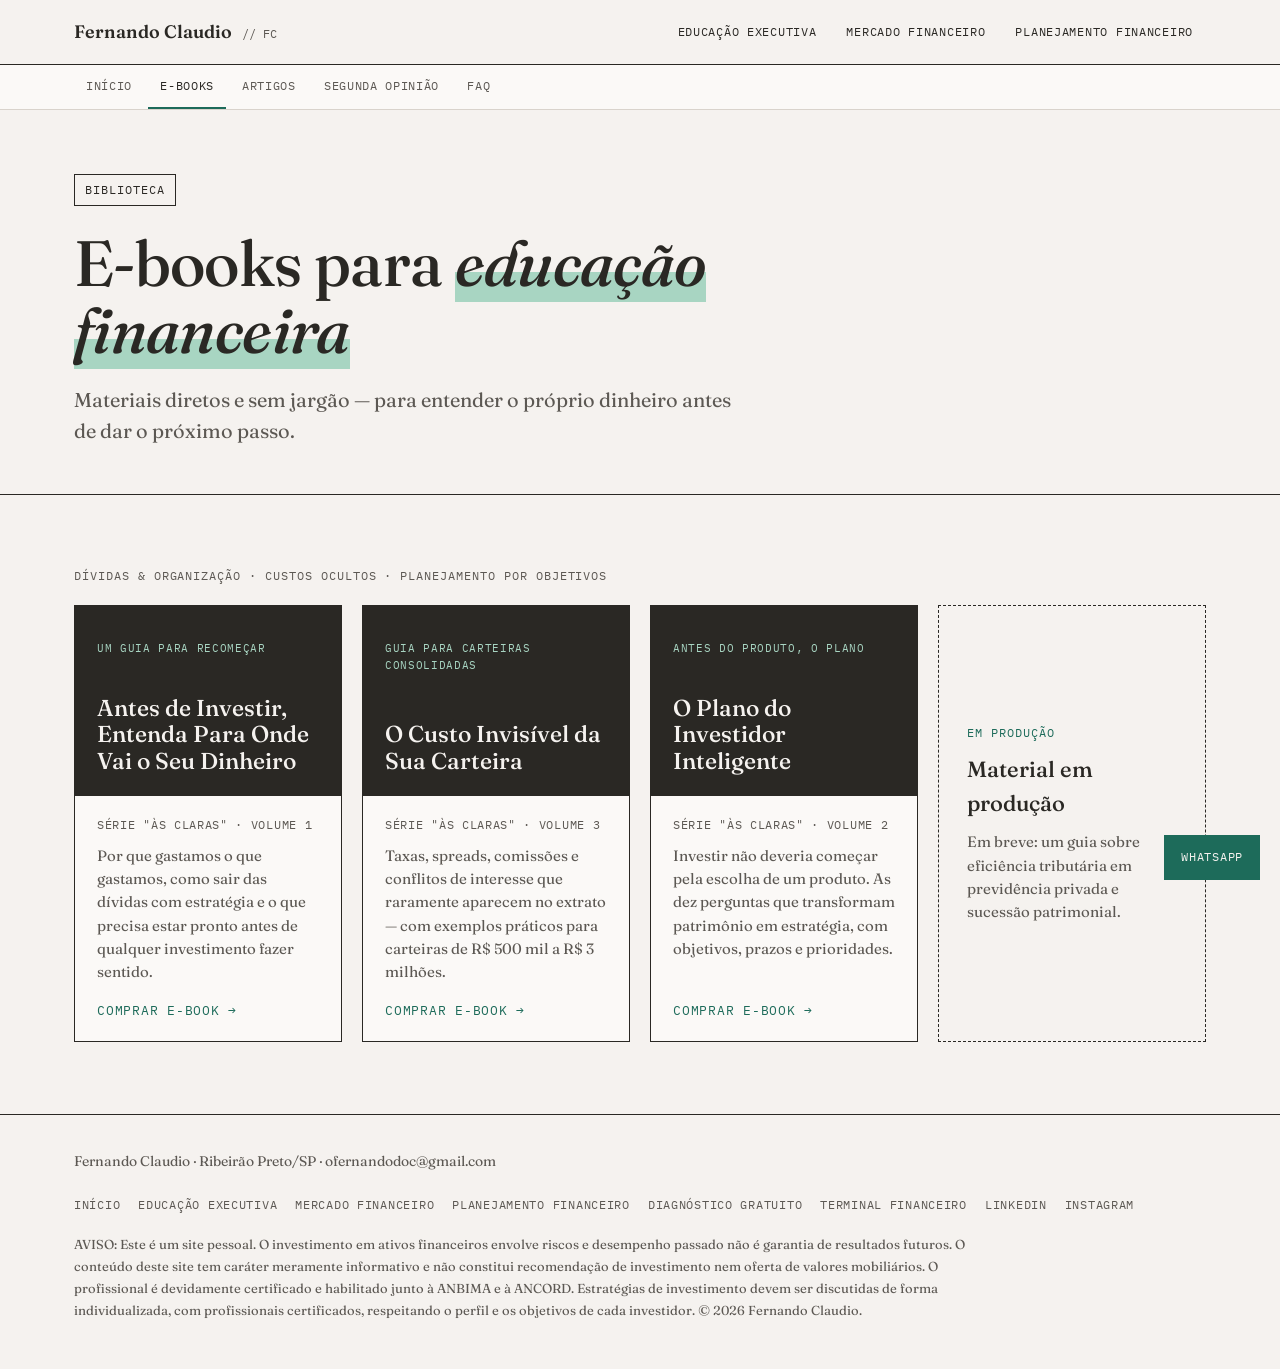
<file: ebooks.html>
<!DOCTYPE html>
<html lang="pt-BR">
<head>
<meta charset="utf-8">
<meta name="viewport" content="width=device-width, initial-scale=1">
<title>E-books | Fernando Claudio</title>
<meta name="description" content="E-books de Fernando Claudio sobre planejamento financeiro, custos ocultos em carteiras de investimento e o modelo fee based — sem jargão.">
<link rel="canonical" href="https://www.fernandoclaudio.com.br/ebooks.html">
<meta property="og:type" content="website">
<meta property="og:title" content="E-books, Cursos e Treinamentos | Fernando Claudio">
<meta property="og:description" content="Materiais diretos e sem jargão — para entender o próprio dinheiro antes de dar o próximo passo.">
<meta property="og:url" content="https://www.fernandoclaudio.com.br/ebooks.html">
<meta property="og:image" content="https://www.fernandoclaudio.com.br/assets/fernando-perfil.jpg">
<link rel="preconnect" href="https://fonts.googleapis.com">
<link rel="preconnect" href="https://fonts.gstatic.com" crossorigin>
<link href="https://fonts.googleapis.com/css2?family=Fraunces:ital,opsz,wght@0,9..144,400;0,9..144,500;0,9..144,600;1,9..144,400&family=IBM+Plex+Mono:wght@400;500&display=swap" rel="stylesheet">
<link rel="stylesheet" href="css/fc.css">
<style>.livros--4{grid-template-columns:repeat(4,1fr)}@media(max-width:1100px){.livros--4{grid-template-columns:1fr 1fr}}@media(max-width:720px){.livros--4{grid-template-columns:1fr}}</style>
</head>
<body>

<header class="topo">
  <div class="wrap">
    <a class="marca" href="index.html">Fernando Claudio <span>// FC</span></a>
    <nav aria-label="Áreas">
      <a href="educacao-executiva.html">Educação Executiva</a>
      <a href="mercado-financeiro.html">Mercado Financeiro</a>
      <a href="planejamento-financeiro.html">Planejamento Financeiro</a>
    </nav>
  </div>
</header>
<nav class="subnav" aria-label="Conteúdo">
  <div class="wrap">
    <a href="index.html">Início</a>
    <a href="ebooks.html" aria-current="page">E-books</a>
    <a href="artigos.html">Artigos</a>
    <a href="planejamento-financeiro.html#segunda-opiniao">Segunda opinião</a>
    <a href="planejamento-financeiro.html#faq">FAQ</a>
  </div>
</nav>

<main>
  <header class="cabecalho">
    <div class="wrap">
      <span class="carimbo mono">Biblioteca</span>
      <h1>E-books para <em>educação financeira</em></h1>
      <p class="lead">Materiais diretos e sem jargão — para entender o próprio dinheiro antes de dar o próximo passo.</p>
    </div>
  </header>

  <section class="bloco" style="border-top:0">
    <div class="wrap">
      <p class="mono" style="color:var(--tinta-2);margin:0 0 20px">Dívidas &amp; organização · Custos ocultos · Planejamento por objetivos</p>
      <div class="livros livros--4">
        <a class="livro" href="landing-antes-de-investir.html">
          <div class="livro__capa"><div><span class="barra"></span><span class="tag">Um guia para recomeçar</span></div><strong>Antes de Investir, Entenda Para Onde Vai o Seu Dinheiro</strong></div>
          <div class="livro__corpo"><span class="livro__meta">Série "Às Claras" · Volume 1</span><p>Por que gastamos o que gastamos, como sair das dívidas com estratégia e o que precisa estar pronto antes de qualquer investimento fazer sentido.</p><span class="livro__cta">Comprar e-book →</span></div>
        </a>
        <a class="livro" href="landing-custo-invisivel-carteira.html">
          <div class="livro__capa"><div><span class="barra"></span><span class="tag">Guia para carteiras consolidadas</span></div><strong>O Custo Invisível da Sua Carteira</strong></div>
          <div class="livro__corpo"><span class="livro__meta">Série "Às Claras" · Volume 3</span><p>Taxas, spreads, comissões e conflitos de interesse que raramente aparecem no extrato — com exemplos práticos para carteiras de R$ 500 mil a R$ 3 milhões.</p><span class="livro__cta">Comprar e-book →</span></div>
        </a>
        <a class="livro" href="landing-plano-investidor-inteligente.html">
          <div class="livro__capa"><div><span class="barra"></span><span class="tag">Antes do produto, o plano</span></div><strong>O Plano do Investidor Inteligente</strong></div>
          <div class="livro__corpo"><span class="livro__meta">Série "Às Claras" · Volume 2</span><p>Investir não deveria começar pela escolha de um produto. As dez perguntas que transformam patrimônio em estratégia, com objetivos, prazos e prioridades.</p><span class="livro__cta">Comprar e-book →</span></div>
        </a>
        <div class="livro livro--breve">
          <span class="mono" style="color:var(--jade)">Em produção</span>
          <strong style="font-weight:500;font-size:22px">Material em produção</strong>
          <p>Em breve: um guia sobre eficiência tributária em previdência privada e sucessão patrimonial.</p>
        </div>
      </div>
    </div>
  </section>
</main>
  
<footer>
  <div class="wrap">
    <div class="linha">
      <span>Fernando Claudio · Ribeirão Preto/SP · ofernandodoc@gmail.com</span>
      <nav aria-label="Rodapé">
        <a href="index.html">Início</a>
        <a href="educacao-executiva.html">Educação Executiva</a>
        <a href="mercado-financeiro.html">Mercado Financeiro</a>
        <a href="planejamento-financeiro.html">Planejamento Financeiro</a>
        <a href="https://calendly.com/soufernando/30min" target="_blank" rel="noopener">Diagnóstico gratuito</a>
        <a href="https://fernando-doc.streamlit.app/" target="_blank" rel="noopener">Terminal financeiro</a>
        <a href="https://www.linkedin.com/in/fernandodoc/" target="_blank" rel="noopener">LinkedIn</a>
        <a href="https://instagram.com/ofernandodoc" target="_blank" rel="noopener">Instagram</a>
      </nav>
    </div>
    <p class="aviso">AVISO: Este é um site pessoal. O investimento em ativos financeiros envolve riscos e desempenho passado não é garantia de resultados futuros. O conteúdo deste site tem caráter meramente informativo e não constitui recomendação de investimento nem oferta de valores mobiliários. O profissional é devidamente certificado e habilitado junto à ANBIMA e à ANCORD. Estratégias de investimento devem ser discutidas de forma individualizada, com profissionais certificados, respeitando o perfil e os objetivos de cada investidor. © 2026 Fernando Claudio.</p>
  </div>
</footer>

<a class="wa" href="https://api.whatsapp.com/send/?phone=5516981180180&amp;text=Quero+entender+melhor+o+modelo+fee+based.&amp;type=phone_number&amp;app_absent=0" target="_blank" rel="noopener" aria-label="Falar no WhatsApp">WhatsApp</a>

</body>
</html>
</file>
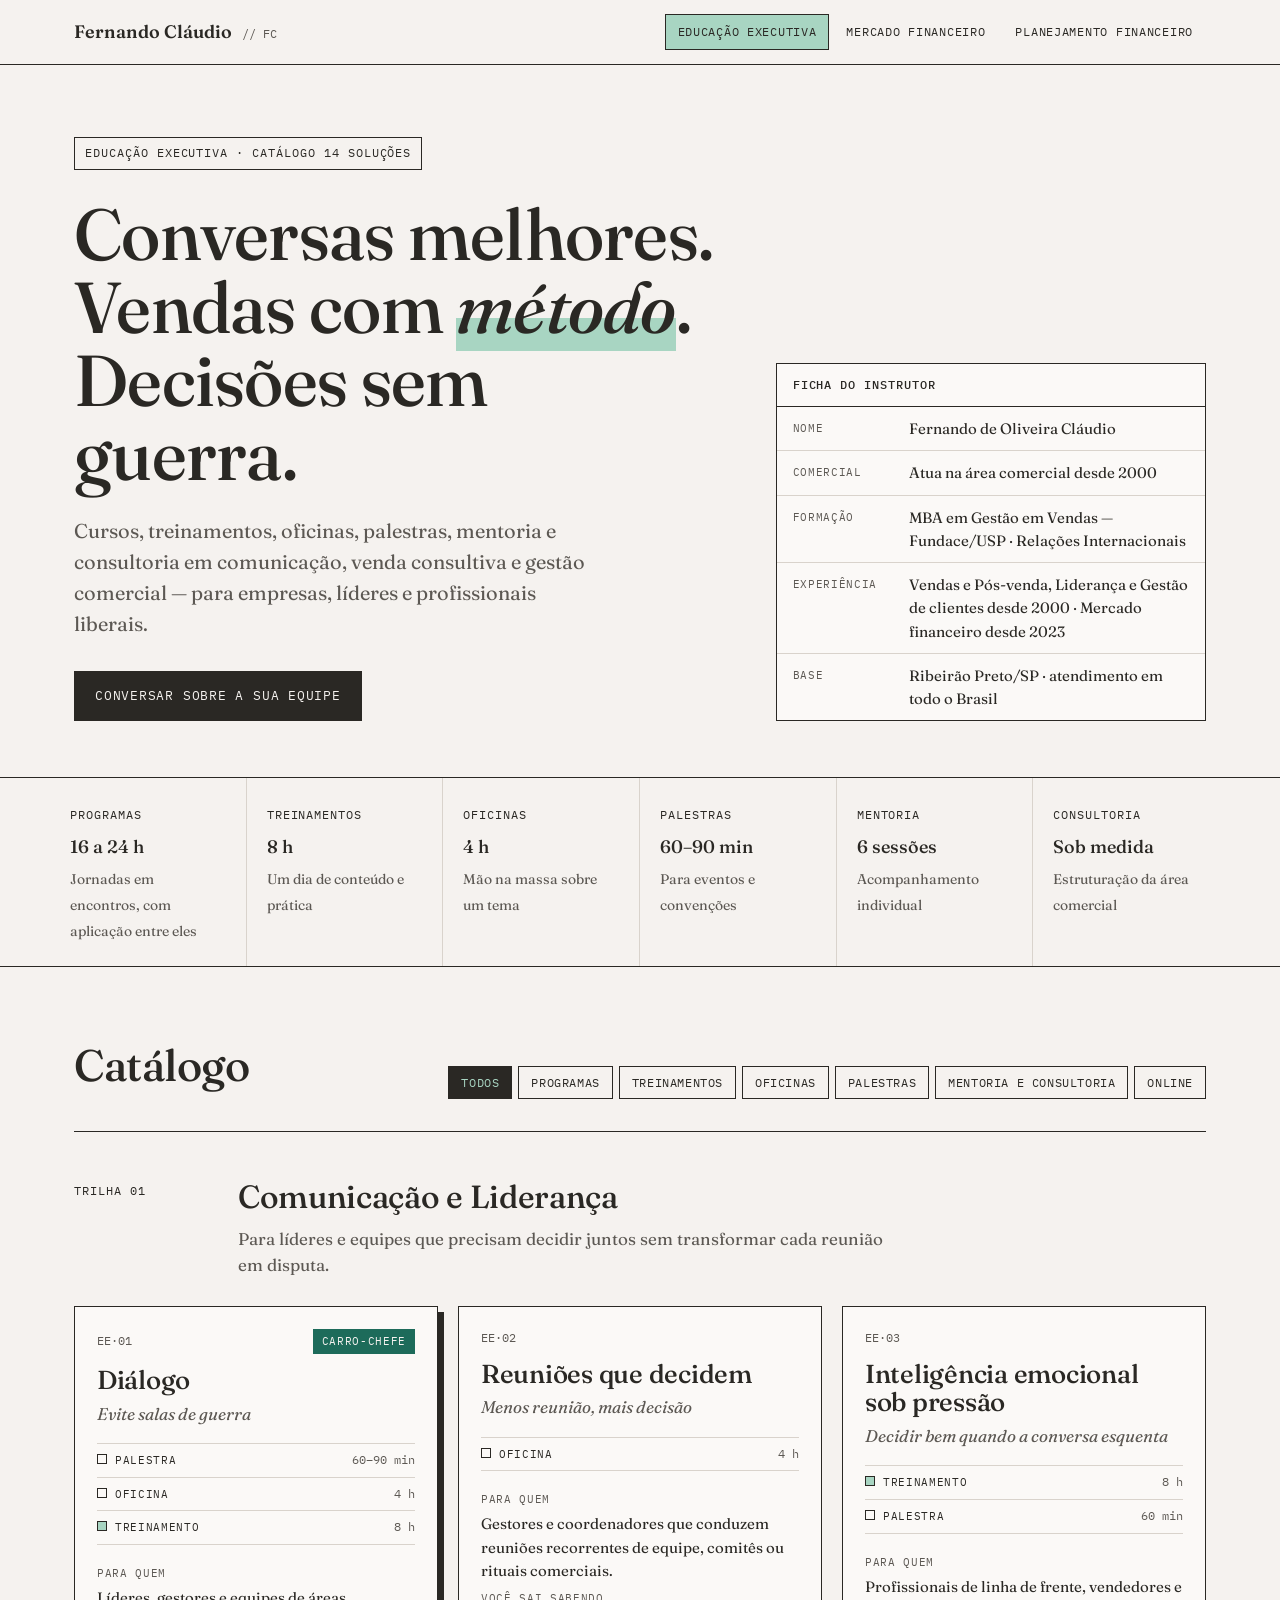
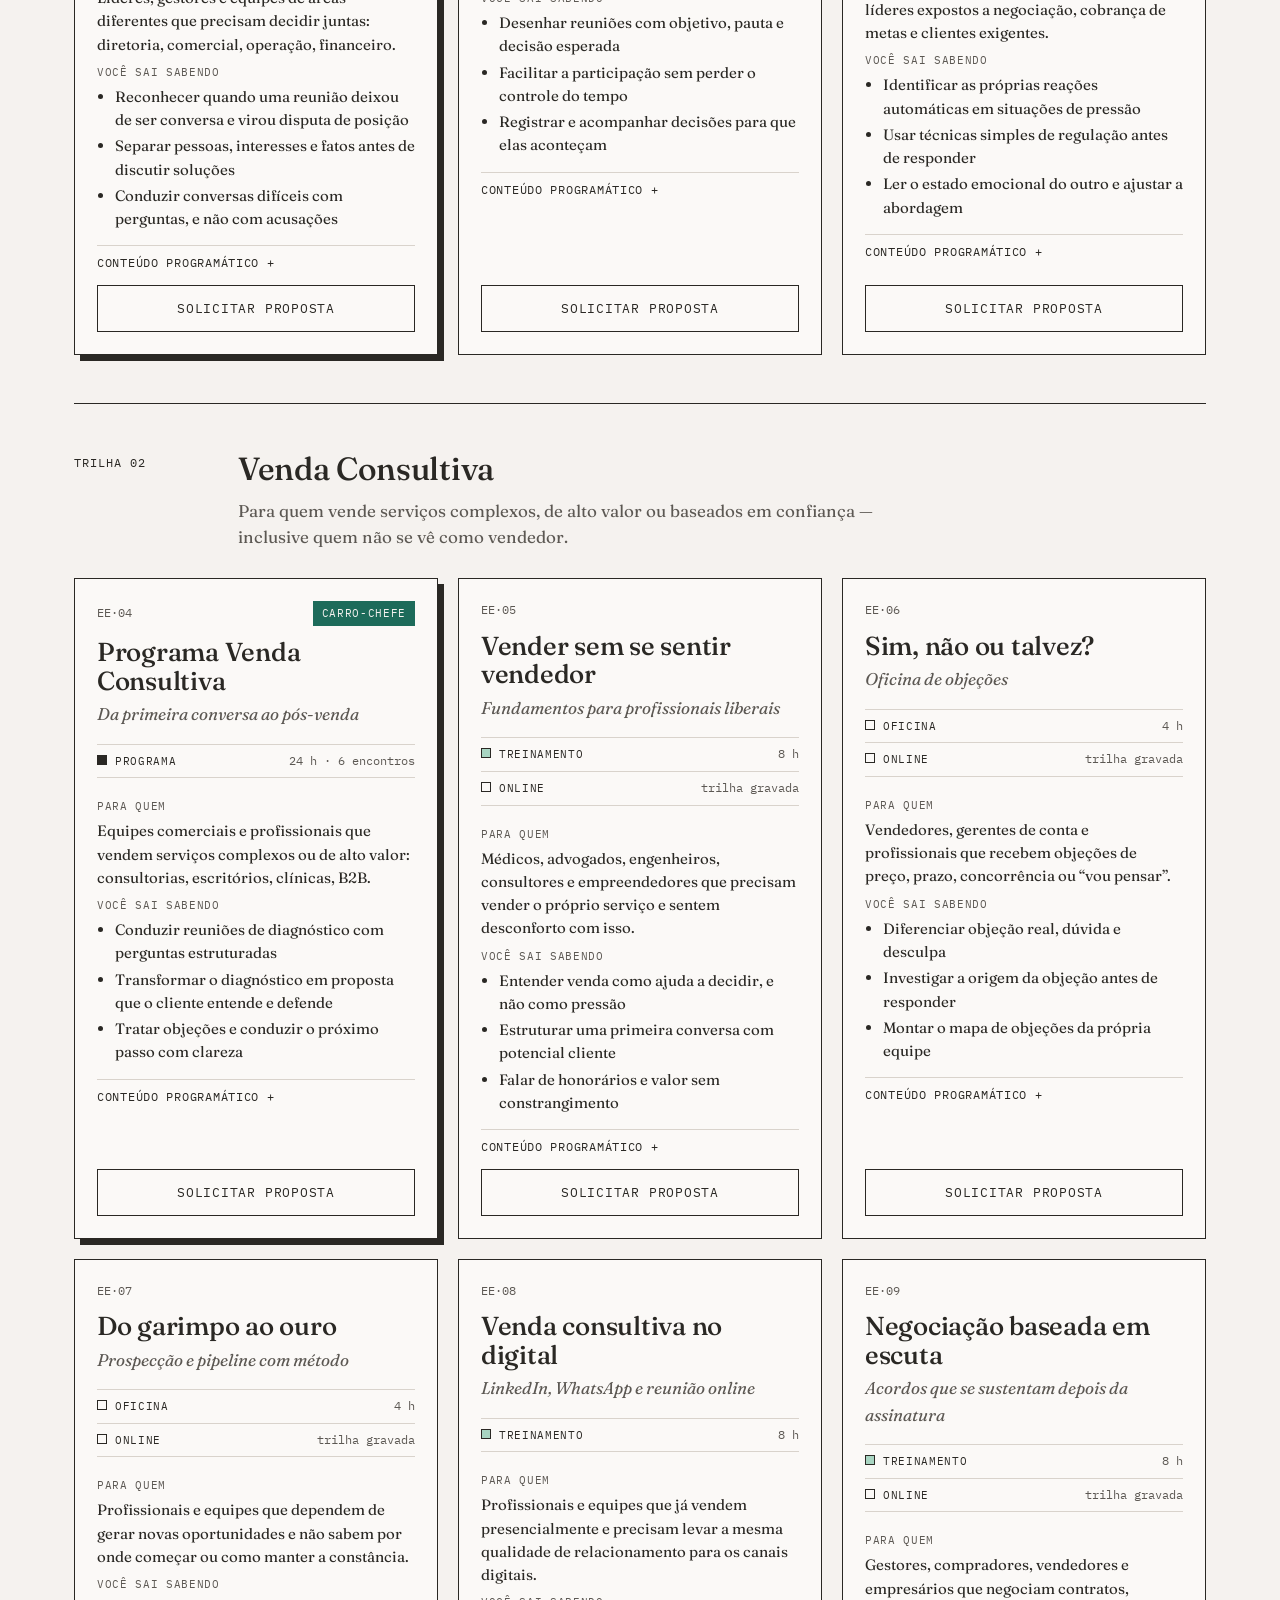
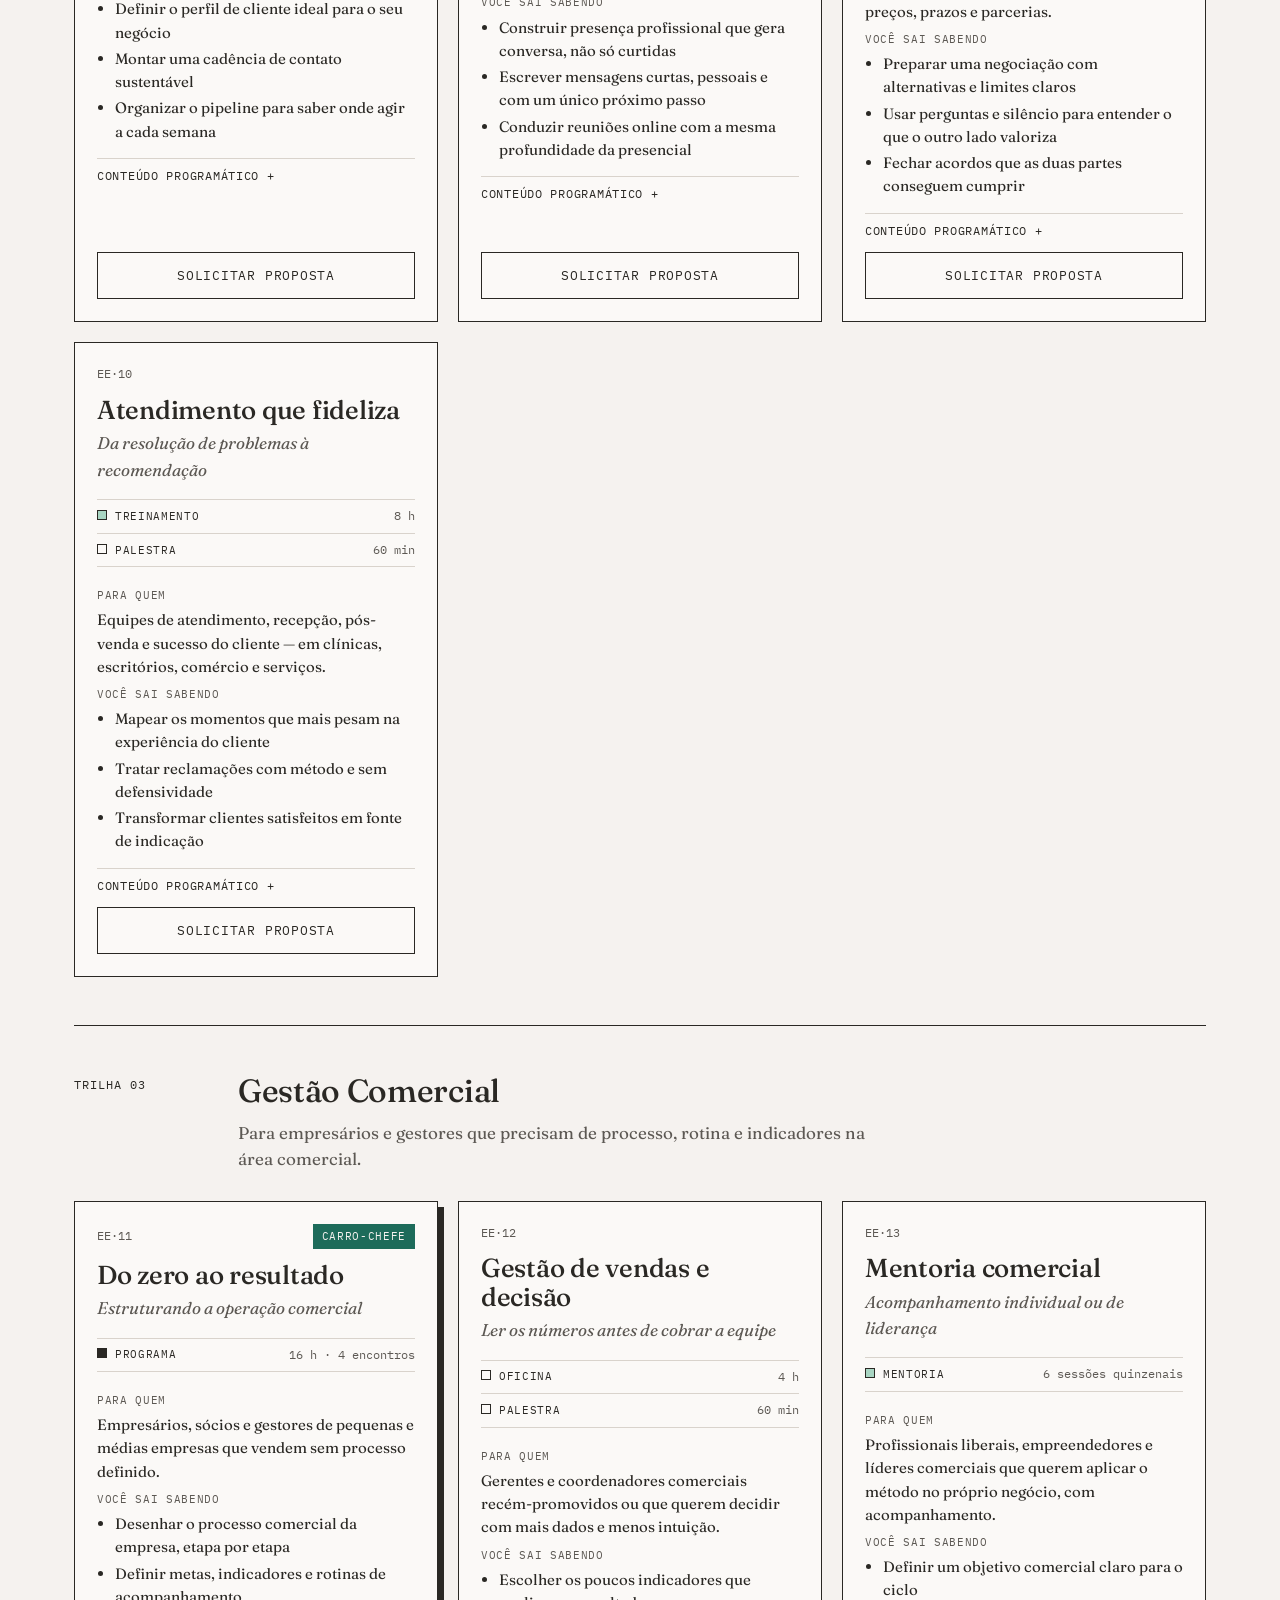
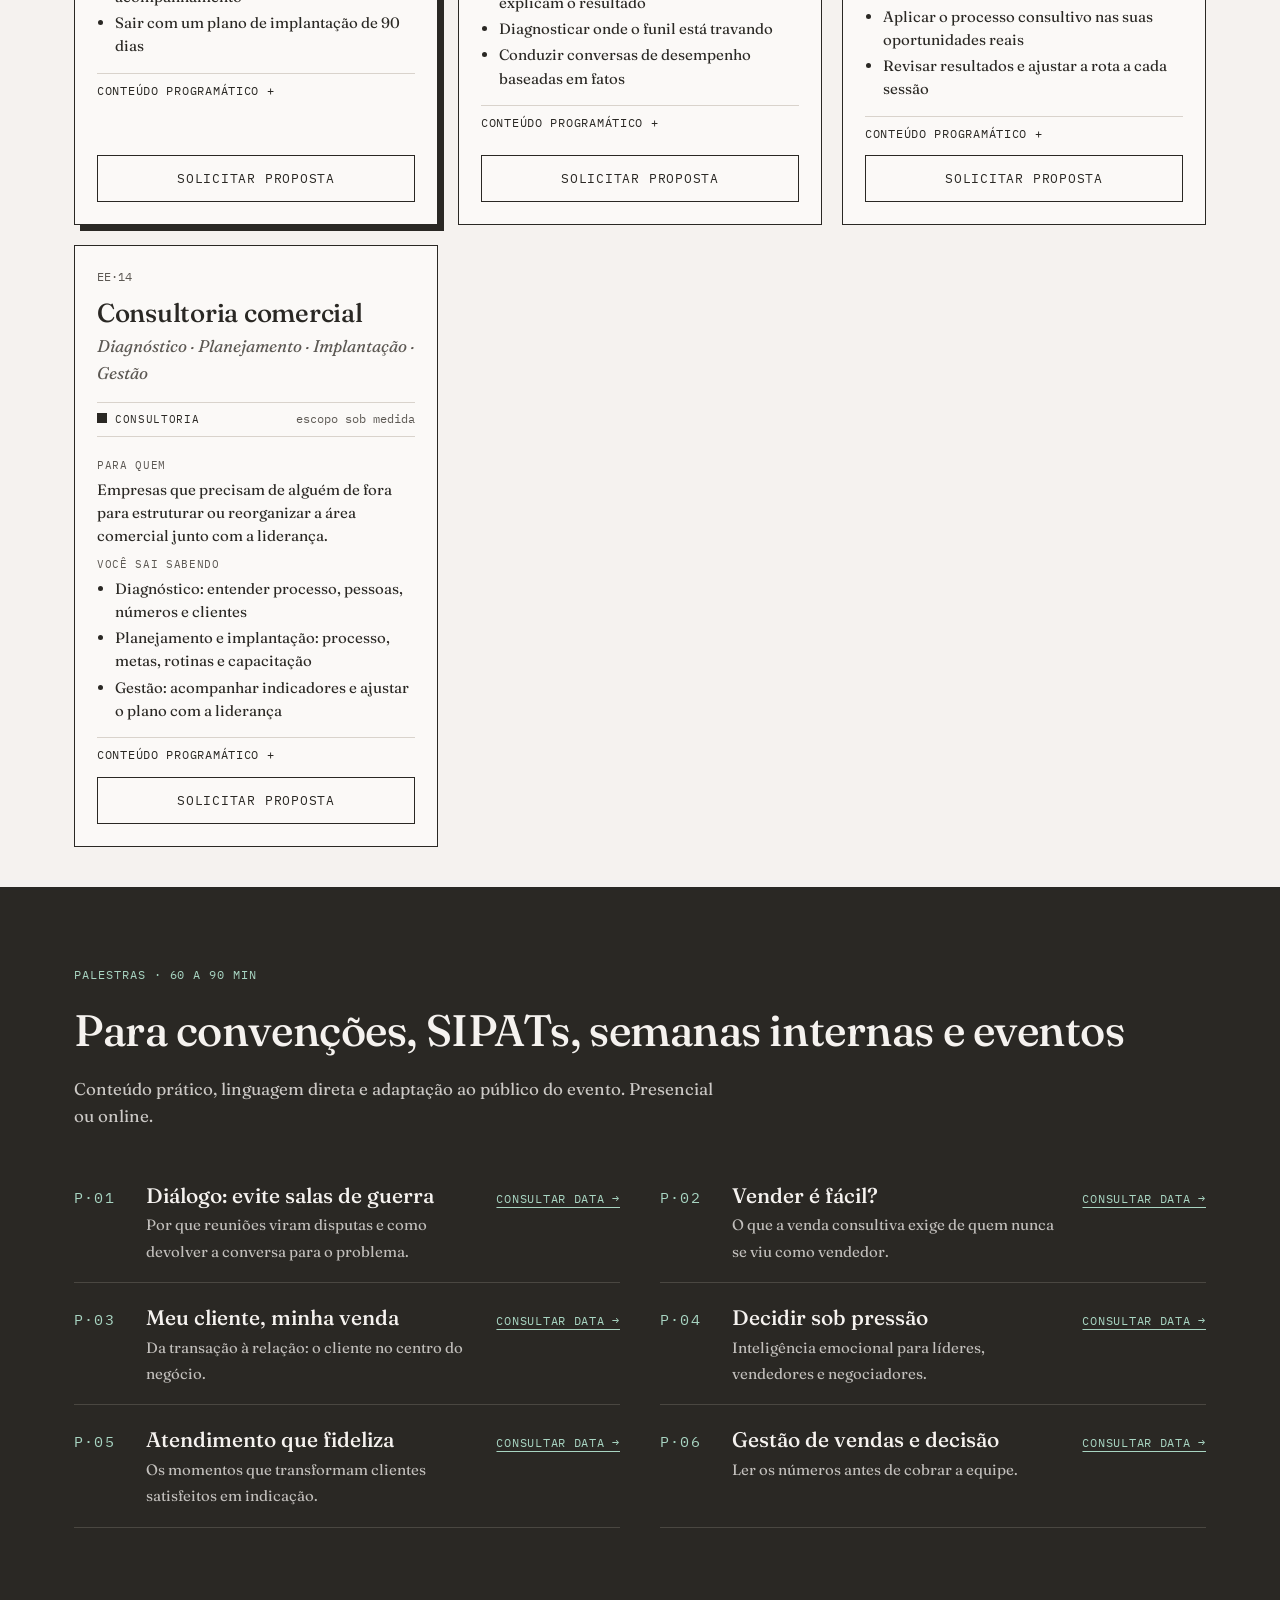
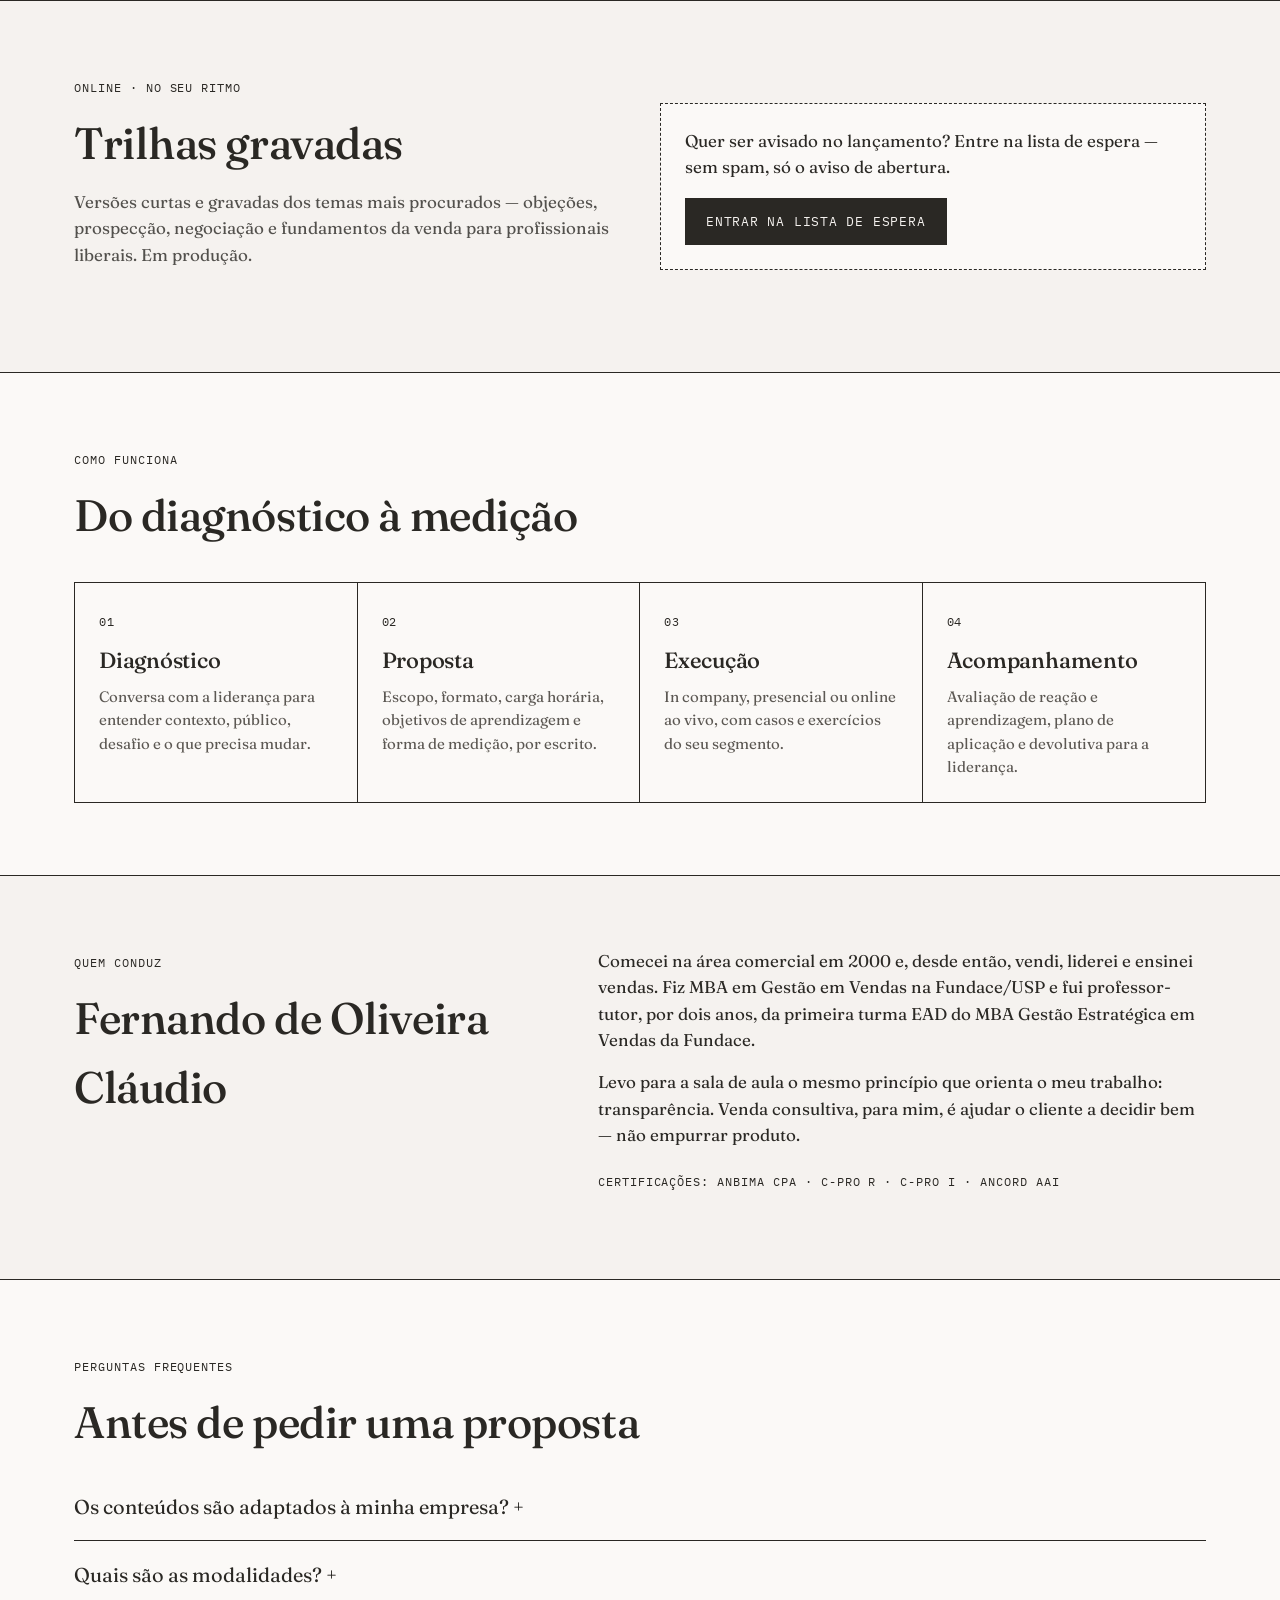
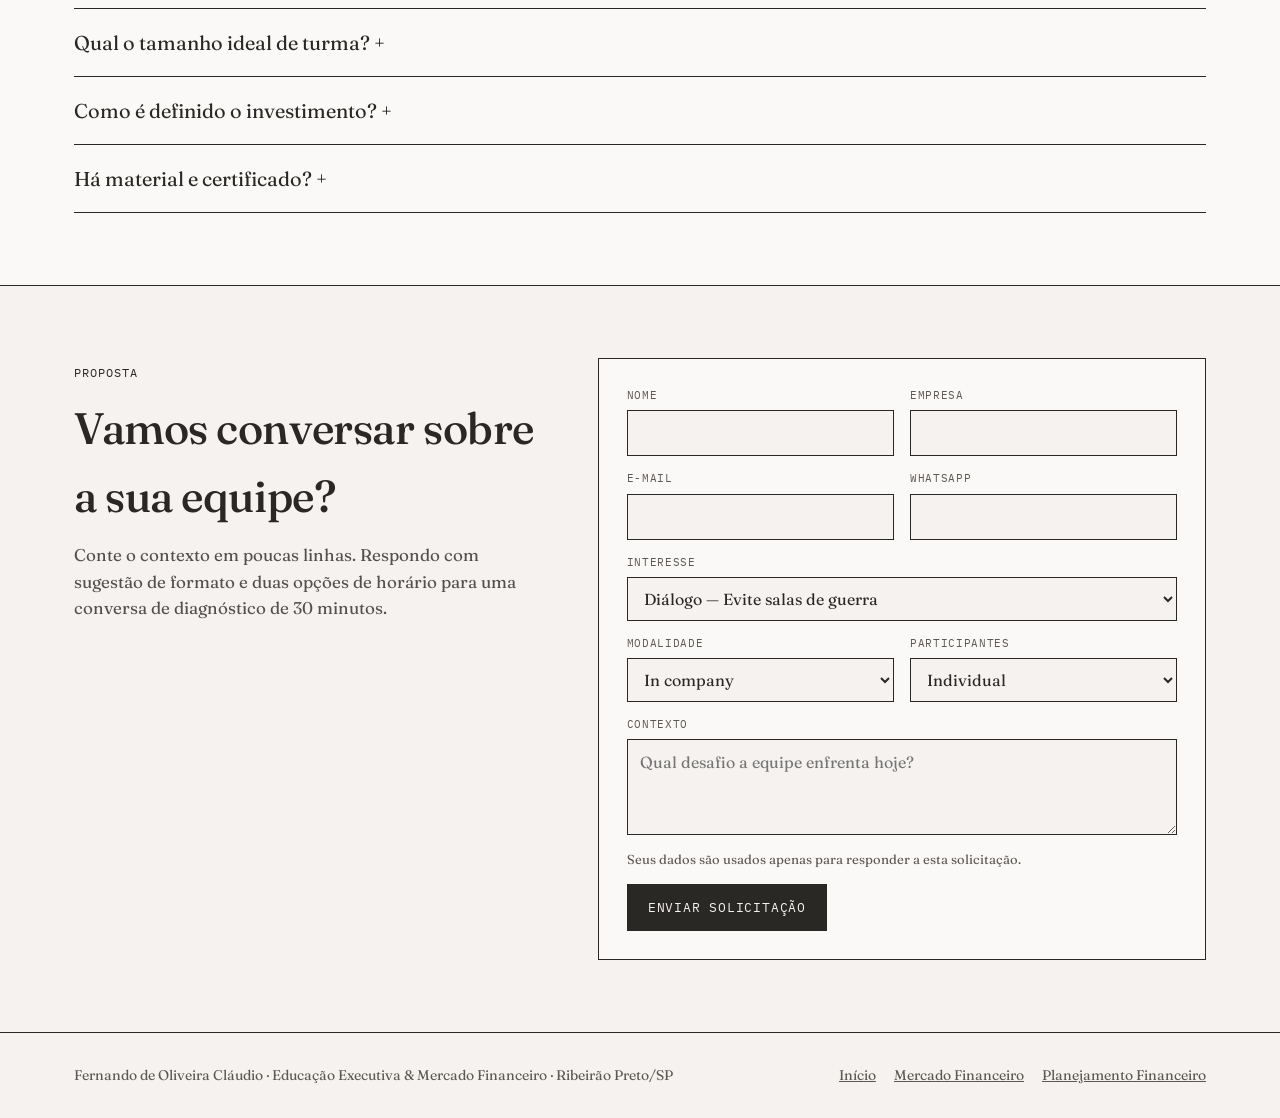
<file: educacao-executiva.html>
<!DOCTYPE html>
<html lang="pt-BR">
<head>
<meta charset="utf-8">
<meta name="viewport" content="width=device-width, initial-scale=1">
<title>Educação Executiva — Fernando Cláudio | Cursos, treinamentos, oficinas e palestras</title>
<meta name="description" content="Educação executiva em comunicação, venda consultiva e gestão comercial. Treinamentos in company, oficinas, palestras, mentoria e consultoria com Fernando de Oliveira Cláudio, Ribeirão Preto/SP.">
<link rel="canonical" href="https://www.fernandoclaudio.com.br/educacao-executiva.html">
<meta property="og:type" content="website">
<meta property="og:title" content="Educação Executiva — Fernando Cláudio">
<meta property="og:description" content="Comunicação, venda consultiva e gestão comercial: treinamentos, oficinas, palestras, mentoria e consultoria.">
<meta property="og:url" content="https://www.fernandoclaudio.com.br/educacao-executiva.html">
<link rel="preconnect" href="https://fonts.googleapis.com">
<link rel="preconnect" href="https://fonts.gstatic.com" crossorigin>
<link href="https://fonts.googleapis.com/css2?family=Fraunces:opsz,wght@9..144,400;9..144,500;9..144,600&family=IBM+Plex+Mono:wght@400;500&display=swap" rel="stylesheet">
<script type="application/ld+json">
{
 "@context": "https://schema.org",
 "@type": "ItemList",
 "name": "Educação Executiva — Fernando Cláudio",
 "itemListElement": [
  {
   "@type": "ListItem",
   "position": 1,
   "item": {
    "@type": "Course",
    "name": "Diálogo — Evite salas de guerra",
    "description": "Líderes, gestores e equipes de áreas diferentes que precisam decidir juntas: diretoria, comercial, operação, financeiro.",
    "provider": {
     "@type": "Person",
     "name": "Fernando de Oliveira Cláudio",
     "url": "https://fernandoclaudio.com.br"
    },
    "inLanguage": "pt-BR"
   }
  },
  {
   "@type": "ListItem",
   "position": 2,
   "item": {
    "@type": "Course",
    "name": "Reuniões que decidem — Menos reunião, mais decisão",
    "description": "Gestores e coordenadores que conduzem reuniões recorrentes de equipe, comitês ou rituais comerciais.",
    "provider": {
     "@type": "Person",
     "name": "Fernando de Oliveira Cláudio",
     "url": "https://fernandoclaudio.com.br"
    },
    "inLanguage": "pt-BR"
   }
  },
  {
   "@type": "ListItem",
   "position": 3,
   "item": {
    "@type": "Course",
    "name": "Inteligência emocional sob pressão — Decidir bem quando a conversa esquenta",
    "description": "Profissionais de linha de frente, vendedores e líderes expostos a negociação, cobrança de metas e clientes exigentes.",
    "provider": {
     "@type": "Person",
     "name": "Fernando de Oliveira Cláudio",
     "url": "https://fernandoclaudio.com.br"
    },
    "inLanguage": "pt-BR"
   }
  },
  {
   "@type": "ListItem",
   "position": 4,
   "item": {
    "@type": "Course",
    "name": "Programa Venda Consultiva — Da primeira conversa ao pós-venda",
    "description": "Equipes comerciais e profissionais que vendem serviços complexos ou de alto valor: consultorias, escritórios, clínicas, B2B.",
    "provider": {
     "@type": "Person",
     "name": "Fernando de Oliveira Cláudio",
     "url": "https://fernandoclaudio.com.br"
    },
    "inLanguage": "pt-BR"
   }
  },
  {
   "@type": "ListItem",
   "position": 5,
   "item": {
    "@type": "Course",
    "name": "Vender sem se sentir vendedor — Fundamentos para profissionais liberais",
    "description": "Médicos, advogados, engenheiros, consultores e empreendedores que precisam vender o próprio serviço e sentem desconforto com isso.",
    "provider": {
     "@type": "Person",
     "name": "Fernando de Oliveira Cláudio",
     "url": "https://fernandoclaudio.com.br"
    },
    "inLanguage": "pt-BR"
   }
  },
  {
   "@type": "ListItem",
   "position": 6,
   "item": {
    "@type": "Course",
    "name": "Sim, não ou talvez? — Oficina de objeções",
    "description": "Vendedores, gerentes de conta e profissionais que recebem objeções de preço, prazo, concorrência ou “vou pensar”.",
    "provider": {
     "@type": "Person",
     "name": "Fernando de Oliveira Cláudio",
     "url": "https://fernandoclaudio.com.br"
    },
    "inLanguage": "pt-BR"
   }
  },
  {
   "@type": "ListItem",
   "position": 7,
   "item": {
    "@type": "Course",
    "name": "Do garimpo ao ouro — Prospecção e pipeline com método",
    "description": "Profissionais e equipes que dependem de gerar novas oportunidades e não sabem por onde começar ou como manter a constância.",
    "provider": {
     "@type": "Person",
     "name": "Fernando de Oliveira Cláudio",
     "url": "https://fernandoclaudio.com.br"
    },
    "inLanguage": "pt-BR"
   }
  },
  {
   "@type": "ListItem",
   "position": 8,
   "item": {
    "@type": "Course",
    "name": "Venda consultiva no digital — LinkedIn, WhatsApp e reunião online",
    "description": "Profissionais e equipes que já vendem presencialmente e precisam levar a mesma qualidade de relacionamento para os canais digitais.",
    "provider": {
     "@type": "Person",
     "name": "Fernando de Oliveira Cláudio",
     "url": "https://fernandoclaudio.com.br"
    },
    "inLanguage": "pt-BR"
   }
  },
  {
   "@type": "ListItem",
   "position": 9,
   "item": {
    "@type": "Course",
    "name": "Negociação baseada em escuta — Acordos que se sustentam depois da assinatura",
    "description": "Gestores, compradores, vendedores e empresários que negociam contratos, preços, prazos e parcerias.",
    "provider": {
     "@type": "Person",
     "name": "Fernando de Oliveira Cláudio",
     "url": "https://fernandoclaudio.com.br"
    },
    "inLanguage": "pt-BR"
   }
  },
  {
   "@type": "ListItem",
   "position": 10,
   "item": {
    "@type": "Course",
    "name": "Atendimento que fideliza — Da resolução de problemas à recomendação",
    "description": "Equipes de atendimento, recepção, pós-venda e sucesso do cliente — em clínicas, escritórios, comércio e serviços.",
    "provider": {
     "@type": "Person",
     "name": "Fernando de Oliveira Cláudio",
     "url": "https://fernandoclaudio.com.br"
    },
    "inLanguage": "pt-BR"
   }
  },
  {
   "@type": "ListItem",
   "position": 11,
   "item": {
    "@type": "Course",
    "name": "Do zero ao resultado — Estruturando a operação comercial",
    "description": "Empresários, sócios e gestores de pequenas e médias empresas que vendem sem processo definido.",
    "provider": {
     "@type": "Person",
     "name": "Fernando de Oliveira Cláudio",
     "url": "https://fernandoclaudio.com.br"
    },
    "inLanguage": "pt-BR"
   }
  },
  {
   "@type": "ListItem",
   "position": 12,
   "item": {
    "@type": "Course",
    "name": "Gestão de vendas e decisão — Ler os números antes de cobrar a equipe",
    "description": "Gerentes e coordenadores comerciais recém-promovidos ou que querem decidir com mais dados e menos intuição.",
    "provider": {
     "@type": "Person",
     "name": "Fernando de Oliveira Cláudio",
     "url": "https://fernandoclaudio.com.br"
    },
    "inLanguage": "pt-BR"
   }
  },
  {
   "@type": "ListItem",
   "position": 13,
   "item": {
    "@type": "Course",
    "name": "Mentoria comercial — Acompanhamento individual ou de liderança",
    "description": "Profissionais liberais, empreendedores e líderes comerciais que querem aplicar o método no próprio negócio, com acompanhamento.",
    "provider": {
     "@type": "Person",
     "name": "Fernando de Oliveira Cláudio",
     "url": "https://fernandoclaudio.com.br"
    },
    "inLanguage": "pt-BR"
   }
  },
  {
   "@type": "ListItem",
   "position": 14,
   "item": {
    "@type": "Course",
    "name": "Consultoria comercial — Diagnóstico · Planejamento · Implantação · Gestão",
    "description": "Empresas que precisam de alguém de fora para estruturar ou reorganizar a área comercial junto com a liderança.",
    "provider": {
     "@type": "Person",
     "name": "Fernando de Oliveira Cláudio",
     "url": "https://fernandoclaudio.com.br"
    },
    "inLanguage": "pt-BR"
   }
  }
 ]
}
</script>
<style>
  :root{
    --bege:#F5F2EF; --papel:#FBF9F7; --tinta:#2A2824; --tinta-2:#5C5853; --linha:#D9D3CC;
    --jade:#1D6B5A; --jade-claro:#A8D5C2; --serif:"Fraunces",Georgia,serif; --mono:"IBM Plex Mono",ui-monospace,monospace;
    --max:1180px;
  }
  *{box-sizing:border-box}
  html{scroll-behavior:smooth}
  body{margin:0;background:var(--bege);color:var(--tinta);font-family:var(--serif);font-size:17px;line-height:1.55;-webkit-font-smoothing:antialiased}
  a{color:inherit}
  .wrap{max-width:var(--max);margin:0 auto;padding:0 24px}
  .mono{font-family:var(--mono);font-size:12px;letter-spacing:.08em;text-transform:uppercase}
  h1,h2,h3{font-weight:500;letter-spacing:-.01em;margin:0}
  :focus-visible{outline:2px solid var(--tinta);outline-offset:3px}

  /* topo */
  .topo{border-bottom:1px solid var(--tinta);background:var(--bege);position:sticky;top:0;z-index:20}
  .topo .wrap{display:flex;align-items:center;justify-content:space-between;height:64px;gap:16px}
  .marca{font-weight:600;text-decoration:none;font-size:18px}
  .topo nav{display:flex;gap:4px}
  .topo nav a{font-family:var(--mono);font-size:12px;text-transform:uppercase;letter-spacing:.06em;text-decoration:none;padding:8px 12px;border:1px solid transparent}
  .topo nav a[aria-current]{border-color:var(--tinta);background:var(--jade-claro)}
  .topo nav a:hover{border-color:var(--tinta)}

  /* hero */
  .hero{padding:72px 0 56px;border-bottom:1px solid var(--tinta)}
  .hero .wrap{display:grid;grid-template-columns:1.5fr 1fr;gap:56px;align-items:end}
  .carimbo{display:inline-block;border:1px solid var(--tinta);padding:6px 10px;margin-bottom:28px}
  .hero h1{font-size:clamp(40px,6vw,72px);line-height:1.02}
  .hero h1 em{font-style:italic;background:linear-gradient(transparent 62%,var(--jade-claro) 62%)}
  .hero p.lead{font-size:20px;color:var(--tinta-2);max-width:40ch;margin:24px 0 32px}
  .registro{border:1px solid var(--tinta);background:var(--papel)}
  .registro h2{font-family:var(--mono);font-size:12px;letter-spacing:.08em;text-transform:uppercase;padding:12px 16px;border-bottom:1px solid var(--tinta);font-weight:500}
  .registro dl{margin:0;display:grid;grid-template-columns:auto 1fr}
  .registro dt,.registro dd{margin:0;padding:10px 16px;border-bottom:1px solid var(--linha);font-size:15px}
  .registro dt{font-family:var(--mono);font-size:11px;text-transform:uppercase;letter-spacing:.06em;color:var(--tinta-2);padding-top:13px}
  .registro dl > :nth-last-child(-n+2){border-bottom:0}

  .btn{font-family:var(--mono);font-size:13px;text-transform:uppercase;letter-spacing:.06em;display:inline-block;padding:14px 20px;border:1px solid var(--tinta);background:var(--tinta);color:var(--bege);text-decoration:none;cursor:pointer}
  .btn:hover{background:var(--jade);border-color:var(--jade);color:var(--bege)}
  .btn--linha{background:transparent;color:var(--tinta);width:100%;margin-top:auto}
  .btn--linha:hover{background:var(--tinta);border-color:var(--tinta);color:var(--jade-claro)}
  .link{font-family:var(--mono);font-size:12px;text-transform:uppercase;letter-spacing:.06em;background:none;border:0;padding:0;cursor:pointer;color:var(--tinta);text-decoration:underline;text-underline-offset:4px;white-space:nowrap}

  /* faixa formatos */
  .formatos-faixa{border-bottom:1px solid var(--tinta)}
  .formatos-faixa ul{list-style:none;margin:0 auto;padding:0;display:grid;grid-template-columns:repeat(6,1fr);max-width:var(--max)}
  .formatos-faixa li{padding:22px 20px;border-right:1px solid var(--linha)}
  .formatos-faixa li:last-child{border-right:0}
  .formatos-faixa strong{display:block;font-weight:500;font-size:18px;margin:6px 0 4px}
  .formatos-faixa span:last-child{font-size:14px;color:var(--tinta-2)}

  /* filtro */
  .catalogo{padding:64px 0 24px}
  .catalogo__head{display:flex;justify-content:space-between;align-items:end;gap:24px;flex-wrap:wrap;margin-bottom:8px}
  .catalogo__head h2{font-size:clamp(30px,4vw,44px)}
  .filtro{display:flex;flex-wrap:wrap;gap:6px}
  .filtro button{font-family:var(--mono);font-size:12px;text-transform:uppercase;letter-spacing:.05em;padding:8px 12px;border:1px solid var(--tinta);background:transparent;cursor:pointer;color:var(--tinta)}
  .filtro button[aria-pressed="true"]{background:var(--tinta);color:var(--jade-claro)}

  .trilha{padding:40px 0 16px;border-top:1px solid var(--tinta);margin-top:32px}
  .trilha[hidden]{display:none}
  .trilha__head{display:grid;grid-template-columns:140px 1fr;gap:4px 24px;margin-bottom:28px}
  .trilha__head .mono{grid-row:span 2;padding-top:10px}
  .trilha__head h2{font-size:32px}
  .trilha__head p{margin:0;color:var(--tinta-2);max-width:60ch}

  .grid{display:grid;grid-template-columns:repeat(3,1fr);gap:20px}
  .card{background:var(--papel);border:1px solid var(--tinta);padding:22px;display:flex;flex-direction:column;gap:12px}
  .card[hidden]{display:none}
  .card--destaque{box-shadow:6px 6px 0 var(--tinta)}
  .card__head{display:flex;justify-content:space-between;align-items:center}
  .cod{font-family:var(--mono);font-size:12px;color:var(--tinta-2)}
  .flag{font-family:var(--mono);font-size:11px;text-transform:uppercase;letter-spacing:.06em;background:var(--jade);color:var(--bege);border:1px solid var(--jade);padding:3px 8px}
  .card__title{font-size:26px;line-height:1.1}
  .card__sub{margin:-6px 0 0;font-style:italic;color:var(--tinta-2)}
  .formatos{list-style:none;margin:4px 0 0;padding:0;display:flex;flex-direction:column;border-top:1px solid var(--linha)}
  .formatos li{display:flex;justify-content:space-between;align-items:center;padding:7px 0;border-bottom:1px solid var(--linha)}
  .chip{font-family:var(--mono);font-size:11px;text-transform:uppercase;letter-spacing:.06em}
  .chip::before{content:"";display:inline-block;width:8px;height:8px;border:1px solid var(--tinta);margin-right:8px;vertical-align:0}
  .chip--programa::before,.chip--consultoria::before{background:var(--tinta)}
  .chip--treinamento::before,.chip--mentoria::before{background:var(--jade-claro)}
  .dur{font-family:var(--mono);font-size:12px;color:var(--tinta-2)}
  .ficha{margin:0;font-size:15px}
  .ficha dt{font-family:var(--mono);font-size:11px;text-transform:uppercase;letter-spacing:.06em;color:var(--tinta-2);margin-top:8px}
  .ficha dd{margin:4px 0 0}
  .objs{margin:0;padding-left:18px}
  .objs li{margin:3px 0}
  details.conteudo{border-top:1px solid var(--linha);padding-top:8px;font-size:15px}
  details summary{cursor:pointer;font-family:var(--mono);font-size:12px;text-transform:uppercase;letter-spacing:.06em;list-style:none}
  details summary::-webkit-details-marker{display:none}
  details summary::after{content:" +"}
  details[open] summary::after{content:" −"}
  details.conteudo ul{margin:8px 0 0;padding-left:18px}

  /* palestras */
  .bloco{padding:72px 0;border-top:1px solid var(--tinta)}
  .bloco--escuro{background:var(--tinta);color:var(--bege)}
  .bloco--escuro .link{color:var(--jade-claro)}
  .bloco h2{font-size:clamp(30px,4vw,44px)}
  .bloco .intro{color:inherit;opacity:.8;max-width:60ch;margin:12px 0 32px}
  .palestras{list-style:none;margin:0;padding:0;display:grid;grid-template-columns:1fr 1fr;column-gap:40px}
  .palestras li{display:grid;grid-template-columns:56px 1fr auto;gap:16px;align-items:baseline;padding:18px 0;border-bottom:1px solid #4a4741}
  .palestras strong{display:block;font-weight:500;font-size:21px}
  .palestras span{opacity:.75;font-size:15px}
  .palestras .mono{opacity:1;color:var(--jade-claro)}

  /* online */
  .online{display:grid;grid-template-columns:1fr 1fr;gap:40px;align-items:center}
  .online .caixa{border:1px dashed var(--tinta);padding:24px;background:var(--papel)}

  /* método */
  .passos{list-style:none;margin:32px 0 0;padding:0;display:grid;grid-template-columns:repeat(4,1fr);border:1px solid var(--tinta)}
  .passos li{padding:24px;border-right:1px solid var(--tinta);background:var(--papel)}
  .passos li:last-child{border-right:0}
  .passos h3{font-size:22px;margin:10px 0 8px}
  .passos p{margin:0;font-size:15px;color:var(--tinta-2)}

  /* sobre */
  .sobre{display:grid;grid-template-columns:1fr 1.3fr;gap:56px}
  .sobre p{margin:0 0 16px}

  /* faq */
  .faq details{border-bottom:1px solid var(--tinta);padding:18px 0}
  .faq summary{font-family:var(--serif);font-size:20px;text-transform:none;letter-spacing:0}
  .faq p{margin:12px 0 0;color:var(--tinta-2);max-width:70ch}

  /* form */
  .contato{display:grid;grid-template-columns:1fr 1.3fr;gap:56px}
  .contato > *,.sobre > *,.online > *,.hero .wrap > *,form > *{min-width:0}
  form{display:grid;grid-template-columns:1fr 1fr;gap:14px 16px;background:var(--papel);border:1px solid var(--tinta);padding:28px}
  form .full{grid-column:1/-1}
  label{font-family:var(--mono);font-size:11px;text-transform:uppercase;letter-spacing:.06em;display:flex;flex-direction:column;gap:6px;color:var(--tinta-2)}
  input,select,textarea{width:100%;min-width:0;font:inherit;font-family:var(--serif);font-size:16px;color:var(--tinta);background:var(--bege);border:1px solid var(--tinta);padding:10px 12px;border-radius:0}
  textarea{min-height:96px;resize:vertical}
  .aviso{font-size:13px;color:var(--tinta-2);margin:0}
  .status{font-family:var(--mono);font-size:12px;margin:0}

  footer{border-top:1px solid var(--tinta);padding:32px 0;font-size:14px;color:var(--tinta-2)}
  footer .wrap{display:flex;justify-content:space-between;gap:24px;flex-wrap:wrap}

  @media (max-width:980px){
    .hero .wrap,.sobre,.contato,.online{grid-template-columns:1fr;gap:32px}
    .grid{grid-template-columns:1fr 1fr}
    .formatos-faixa ul{grid-template-columns:repeat(3,1fr)}
    .formatos-faixa li:nth-child(3){border-right:0}
    .formatos-faixa li:nth-child(-n+3){border-bottom:1px solid var(--linha)}
    .passos{grid-template-columns:1fr 1fr}
    .passos li:nth-child(2){border-right:0}
    .passos li:nth-child(-n+2){border-bottom:1px solid var(--tinta)}
    .palestras{grid-template-columns:1fr}
  }
  @media (max-width:720px){
    .topo .wrap{height:auto;flex-direction:column;align-items:flex-start;padding-top:12px;padding-bottom:10px;gap:8px}
    .topo nav{flex-wrap:wrap}
  }
  @media (max-width:640px){
    body{font-size:16px}
    .topo nav a{padding:6px 8px;font-size:11px}
    .topo .marca{font-size:16px}
    .hero{padding:48px 0 40px}
    .grid,.passos{grid-template-columns:1fr}
    .passos li{border-right:0;border-bottom:1px solid var(--tinta)}
    .passos li:last-child{border-bottom:0}
    .formatos-faixa ul{grid-template-columns:1fr 1fr}
    .formatos-faixa li{border-right:0;border-bottom:1px solid var(--linha)}
    .trilha__head{grid-template-columns:1fr}
    .trilha__head .mono{grid-row:auto;padding:0}
    .palestras li{grid-template-columns:44px 1fr}
    .palestras .link{grid-column:2}
    form{grid-template-columns:1fr;padding:20px}
  }

  /* ===== Toque confortável em celular e tablet (alvo mínimo de 44 px) ===== */
  @media (max-width:1024px), (pointer:coarse){
    .topo nav a{min-height:44px;display:inline-flex;align-items:center}
    .filtro button{min-height:44px}
    details summary{min-height:44px;display:flex;align-items:center}
    .link{min-height:44px;display:inline-flex;align-items:center}
    .btn{min-height:48px}
    footer a{min-height:44px;display:inline-flex;align-items:center}
    .marca{min-height:44px;display:inline-flex;align-items:center}
  }
  @media (max-width:720px){
    .topo{position:static}
    .topo nav a{padding:0 10px}
  }
</style>
</head>
<body>

<header class="topo">
  <div class="wrap">
    <a class="marca" href="index.html">Fernando Cláudio <span style="font-family:var(--mono);font-size:12px;font-weight:400;color:var(--tinta-2);margin-left:6px">// FC</span></a>
    <nav aria-label="Áreas">
      <a href="educacao-executiva.html" aria-current="page">Educação Executiva</a>
      <a href="mercado-financeiro.html">Mercado Financeiro</a>
      <a href="planejamento-financeiro.html">Planejamento Financeiro</a>
    </nav>
  </div>
</header>

<main>
  <section class="hero">
    <div class="wrap">
      <div>
        <span class="carimbo mono">Educação Executiva · Catálogo 14 soluções</span>
        <h1>Conversas melhores.<br>Vendas com <em>método</em>.<br>Decisões sem guerra.</h1>
        <p class="lead">Cursos, treinamentos, oficinas, palestras, mentoria e consultoria em comunicação, venda consultiva e gestão comercial — para empresas, líderes e profissionais liberais.</p>
        <a class="btn" href="#contato">Conversar sobre a sua equipe</a>
      </div>
      <aside class="registro" aria-label="Ficha do instrutor">
        <h2>Ficha do instrutor</h2>
        <dl>
          <dt>Nome</dt><dd>Fernando de Oliveira Cláudio</dd>
          <dt>Comercial</dt><dd>Atua na área comercial desde 2000</dd>
          <dt>Formação</dt><dd>MBA em Gestão em Vendas — Fundace/USP · Relações Internacionais</dd>
          <dt>Experiência</dt><dd>Vendas e Pós-venda, Liderança e Gestão de clientes desde 2000 · Mercado financeiro desde 2023</dd>
          <dt>Base</dt><dd>Ribeirão Preto/SP · atendimento em todo o Brasil</dd>
        </dl>
      </aside>
    </div>
  </section>

  <section class="formatos-faixa" aria-label="Formatos">
    <ul>
      <li><span class="mono">Programas</span><strong>16 a 24 h</strong><span>Jornadas em encontros, com aplicação entre eles</span></li>
      <li><span class="mono">Treinamentos</span><strong>8 h</strong><span>Um dia de conteúdo e prática</span></li>
      <li><span class="mono">Oficinas</span><strong>4 h</strong><span>Mão na massa sobre um tema</span></li>
      <li><span class="mono">Palestras</span><strong>60–90 min</strong><span>Para eventos e convenções</span></li>
      <li><span class="mono">Mentoria</span><strong>6 sessões</strong><span>Acompanhamento individual</span></li>
      <li><span class="mono">Consultoria</span><strong>Sob medida</strong><span>Estruturação da área comercial</span></li>
    </ul>
  </section>

  <section class="catalogo" id="catalogo">
    <div class="wrap">
      <div class="catalogo__head">
        <h2>Catálogo</h2>
        <div class="filtro" role="group" aria-label="Filtrar por formato">
          <button type="button" data-f="todos" aria-pressed="true">Todos</button>
          <button type="button" data-f="programa" aria-pressed="false">Programas</button>
          <button type="button" data-f="treinamento" aria-pressed="false">Treinamentos</button>
          <button type="button" data-f="oficina" aria-pressed="false">Oficinas</button>
          <button type="button" data-f="palestra" aria-pressed="false">Palestras</button>
          <button type="button" data-f="mentoria consultoria" aria-pressed="false">Mentoria e consultoria</button>
          <button type="button" data-f="online" aria-pressed="false">Online</button>
        </div>
      </div>
      
    <section class="trilha" data-trilha="dialogo" aria-labelledby="t-dialogo">
      <div class="trilha__head">
        <span class="mono">Trilha 01</span>
        <h2 id="t-dialogo">Comunicação e Liderança</h2>
        <p>Para líderes e equipes que precisam decidir juntos sem transformar cada reunião em disputa.</p>
      </div>
      <div class="grid">
      <article class="card card--destaque" data-formatos="palestra oficina treinamento" id="ee-01">
        <header class="card__head">
          <span class="cod">EE·01</span><span class="flag">Carro-chefe</span>
        </header>
        <h3 class="card__title">Diálogo</h3>
        <p class="card__sub">Evite salas de guerra</p>
        <ul class="formatos"><li><span class="chip chip--palestra">Palestra</span><span class="dur">60–90 min</span></li><li><span class="chip chip--oficina">Oficina</span><span class="dur">4 h</span></li><li><span class="chip chip--treinamento">Treinamento</span><span class="dur">8 h</span></li></ul>
        <dl class="ficha">
          <dt>Para quem</dt><dd>Líderes, gestores e equipes de áreas diferentes que precisam decidir juntas: diretoria, comercial, operação, financeiro.</dd>
          <dt>Você sai sabendo</dt><dd><ul class="objs"><li>Reconhecer quando uma reunião deixou de ser conversa e virou disputa de posição</li><li>Separar pessoas, interesses e fatos antes de discutir soluções</li><li>Conduzir conversas difíceis com perguntas, e não com acusações</li></ul></dd>
        </dl>
        <details class="conteudo">
          <summary>Conteúdo programático</summary>
          <ul><li>Anatomia de uma “sala de guerra”: sinais, gatilhos e custos invisíveis</li><li>Escuta ativa e perguntas abertas na prática</li><li>Posições x interesses: onde o acordo realmente mora</li><li>Roteiro para conversas difíceis entre áreas</li><li>Acordos explícitos: quem faz o quê, até quando</li></ul>
        </details>
        <button class="btn btn--linha" type="button" data-produto="Diálogo — Evite salas de guerra">Solicitar proposta</button>
      </article>
      <article class="card" data-formatos="oficina" id="ee-02">
        <header class="card__head">
          <span class="cod">EE·02</span>
        </header>
        <h3 class="card__title">Reuniões que decidem</h3>
        <p class="card__sub">Menos reunião, mais decisão</p>
        <ul class="formatos"><li><span class="chip chip--oficina">Oficina</span><span class="dur">4 h</span></li></ul>
        <dl class="ficha">
          <dt>Para quem</dt><dd>Gestores e coordenadores que conduzem reuniões recorrentes de equipe, comitês ou rituais comerciais.</dd>
          <dt>Você sai sabendo</dt><dd><ul class="objs"><li>Desenhar reuniões com objetivo, pauta e decisão esperada</li><li>Facilitar a participação sem perder o controle do tempo</li><li>Registrar e acompanhar decisões para que elas aconteçam</li></ul></dd>
        </dl>
        <details class="conteudo">
          <summary>Conteúdo programático</summary>
          <ul><li>Tipos de reunião e quando cada uma é necessária</li><li>Pauta, papéis e tempo: o mínimo que funciona</li><li>Técnicas de facilitação para grupos mistos</li><li>Ata de decisões e rotina de acompanhamento</li></ul>
        </details>
        <button class="btn btn--linha" type="button" data-produto="Reuniões que decidem — Menos reunião, mais decisão">Solicitar proposta</button>
      </article>
      <article class="card" data-formatos="treinamento palestra" id="ee-03">
        <header class="card__head">
          <span class="cod">EE·03</span>
        </header>
        <h3 class="card__title">Inteligência emocional sob pressão</h3>
        <p class="card__sub">Decidir bem quando a conversa esquenta</p>
        <ul class="formatos"><li><span class="chip chip--treinamento">Treinamento</span><span class="dur">8 h</span></li><li><span class="chip chip--palestra">Palestra</span><span class="dur">60 min</span></li></ul>
        <dl class="ficha">
          <dt>Para quem</dt><dd>Profissionais de linha de frente, vendedores e líderes expostos a negociação, cobrança de metas e clientes exigentes.</dd>
          <dt>Você sai sabendo</dt><dd><ul class="objs"><li>Identificar as próprias reações automáticas em situações de pressão</li><li>Usar técnicas simples de regulação antes de responder</li><li>Ler o estado emocional do outro e ajustar a abordagem</li></ul></dd>
        </dl>
        <details class="conteudo">
          <summary>Conteúdo programático</summary>
          <ul><li>O que acontece com o raciocínio sob pressão</li><li>Autoconsciência: gatilhos pessoais e padrões de resposta</li><li>Pausa, reformulação e pergunta: três ferramentas de regulação</li><li>Empatia aplicada a clientes, pares e liderança</li><li>Simulações com casos do dia a dia da equipe</li></ul>
        </details>
        <button class="btn btn--linha" type="button" data-produto="Inteligência emocional sob pressão — Decidir bem quando a conversa esquenta">Solicitar proposta</button>
      </article>
      </div>
    </section>
    <section class="trilha" data-trilha="vendas" aria-labelledby="t-vendas">
      <div class="trilha__head">
        <span class="mono">Trilha 02</span>
        <h2 id="t-vendas">Venda Consultiva</h2>
        <p>Para quem vende serviços complexos, de alto valor ou baseados em confiança — inclusive quem não se vê como vendedor.</p>
      </div>
      <div class="grid">
      <article class="card card--destaque" data-formatos="programa" id="ee-04">
        <header class="card__head">
          <span class="cod">EE·04</span><span class="flag">Carro-chefe</span>
        </header>
        <h3 class="card__title">Programa Venda Consultiva</h3>
        <p class="card__sub">Da primeira conversa ao pós-venda</p>
        <ul class="formatos"><li><span class="chip chip--programa">Programa</span><span class="dur">24 h · 6 encontros</span></li></ul>
        <dl class="ficha">
          <dt>Para quem</dt><dd>Equipes comerciais e profissionais que vendem serviços complexos ou de alto valor: consultorias, escritórios, clínicas, B2B.</dd>
          <dt>Você sai sabendo</dt><dd><ul class="objs"><li>Conduzir reuniões de diagnóstico com perguntas estruturadas</li><li>Transformar o diagnóstico em proposta que o cliente entende e defende</li><li>Tratar objeções e conduzir o próximo passo com clareza</li></ul></dd>
        </dl>
        <details class="conteudo">
          <summary>Conteúdo programático</summary>
          <ul><li>Encontro 1 — Mentalidade consultiva: o cliente no centro</li><li>Encontro 2 — Perguntas que revelam situação, problema, implicação e necessidade</li><li>Encontro 3 — Reunião inicial estruturada: abertura, diagnóstico e combinado</li><li>Encontro 4 — Proposta de valor e apresentação da solução</li><li>Encontro 5 — Objeções, negociação e próximo passo</li><li>Encontro 6 — Pós-venda, indicação e plano individual de aplicação</li></ul>
        </details>
        <button class="btn btn--linha" type="button" data-produto="Programa Venda Consultiva — Da primeira conversa ao pós-venda">Solicitar proposta</button>
      </article>
      <article class="card" data-formatos="treinamento online" id="ee-05">
        <header class="card__head">
          <span class="cod">EE·05</span>
        </header>
        <h3 class="card__title">Vender sem se sentir vendedor</h3>
        <p class="card__sub">Fundamentos para profissionais liberais</p>
        <ul class="formatos"><li><span class="chip chip--treinamento">Treinamento</span><span class="dur">8 h</span></li><li><span class="chip chip--online">Online</span><span class="dur">trilha gravada</span></li></ul>
        <dl class="ficha">
          <dt>Para quem</dt><dd>Médicos, advogados, engenheiros, consultores e empreendedores que precisam vender o próprio serviço e sentem desconforto com isso.</dd>
          <dt>Você sai sabendo</dt><dd><ul class="objs"><li>Entender venda como ajuda a decidir, e não como pressão</li><li>Estruturar uma primeira conversa com potencial cliente</li><li>Falar de honorários e valor sem constrangimento</li></ul></dd>
        </dl>
        <details class="conteudo">
          <summary>Conteúdo programático</summary>
          <ul><li>Por que bons profissionais travam na hora de vender</li><li>A conversa de descoberta em cinco passos</li><li>Como apresentar honorários e escopo</li><li>Follow-up respeitoso: quando e como retomar o contato</li></ul>
        </details>
        <button class="btn btn--linha" type="button" data-produto="Vender sem se sentir vendedor — Fundamentos para profissionais liberais">Solicitar proposta</button>
      </article>
      <article class="card" data-formatos="oficina online" id="ee-06">
        <header class="card__head">
          <span class="cod">EE·06</span>
        </header>
        <h3 class="card__title">Sim, não ou talvez?</h3>
        <p class="card__sub">Oficina de objeções</p>
        <ul class="formatos"><li><span class="chip chip--oficina">Oficina</span><span class="dur">4 h</span></li><li><span class="chip chip--online">Online</span><span class="dur">trilha gravada</span></li></ul>
        <dl class="ficha">
          <dt>Para quem</dt><dd>Vendedores, gerentes de conta e profissionais que recebem objeções de preço, prazo, concorrência ou “vou pensar”.</dd>
          <dt>Você sai sabendo</dt><dd><ul class="objs"><li>Diferenciar objeção real, dúvida e desculpa</li><li>Investigar a origem da objeção antes de responder</li><li>Montar o mapa de objeções da própria equipe</li></ul></dd>
        </dl>
        <details class="conteudo">
          <summary>Conteúdo programático</summary>
          <ul><li>De onde vêm as objeções: momento, informação e confiança</li><li>Escutar, confirmar, investigar, responder</li><li>O “talvez” e o “vou pensar”: como avançar sem pressionar</li><li>Laboratório: mapa de objeções e respostas da equipe</li></ul>
        </details>
        <button class="btn btn--linha" type="button" data-produto="Sim, não ou talvez? — Oficina de objeções">Solicitar proposta</button>
      </article>
      <article class="card" data-formatos="oficina online" id="ee-07">
        <header class="card__head">
          <span class="cod">EE·07</span>
        </header>
        <h3 class="card__title">Do garimpo ao ouro</h3>
        <p class="card__sub">Prospecção e pipeline com método</p>
        <ul class="formatos"><li><span class="chip chip--oficina">Oficina</span><span class="dur">4 h</span></li><li><span class="chip chip--online">Online</span><span class="dur">trilha gravada</span></li></ul>
        <dl class="ficha">
          <dt>Para quem</dt><dd>Profissionais e equipes que dependem de gerar novas oportunidades e não sabem por onde começar ou como manter a constância.</dd>
          <dt>Você sai sabendo</dt><dd><ul class="objs"><li>Definir o perfil de cliente ideal para o seu negócio</li><li>Montar uma cadência de contato sustentável</li><li>Organizar o pipeline para saber onde agir a cada semana</li></ul></dd>
        </dl>
        <details class="conteudo">
          <summary>Conteúdo programático</summary>
          <ul><li>Perfil de cliente ideal e segmentação</li><li>Fontes de prospecção: rede, indicação, digital e eventos</li><li>Cadência, mensagens e registro</li><li>Etapas do funil e indicadores mínimos</li></ul>
        </details>
        <button class="btn btn--linha" type="button" data-produto="Do garimpo ao ouro — Prospecção e pipeline com método">Solicitar proposta</button>
      </article>
      <article class="card" data-formatos="treinamento" id="ee-08">
        <header class="card__head">
          <span class="cod">EE·08</span>
        </header>
        <h3 class="card__title">Venda consultiva no digital</h3>
        <p class="card__sub">LinkedIn, WhatsApp e reunião online</p>
        <ul class="formatos"><li><span class="chip chip--treinamento">Treinamento</span><span class="dur">8 h</span></li></ul>
        <dl class="ficha">
          <dt>Para quem</dt><dd>Profissionais e equipes que já vendem presencialmente e precisam levar a mesma qualidade de relacionamento para os canais digitais.</dd>
          <dt>Você sai sabendo</dt><dd><ul class="objs"><li>Construir presença profissional que gera conversa, não só curtidas</li><li>Escrever mensagens curtas, pessoais e com um único próximo passo</li><li>Conduzir reuniões online com a mesma profundidade da presencial</li></ul></dd>
        </dl>
        <details class="conteudo">
          <summary>Conteúdo programático</summary>
          <ul><li>Perfil e conteúdo: autoridade antes da abordagem</li><li>Mensagens de primeiro contato e de retomada</li><li>WhatsApp profissional: limites, tempo e tom</li><li>Reunião online: preparação, condução e registro</li></ul>
        </details>
        <button class="btn btn--linha" type="button" data-produto="Venda consultiva no digital — LinkedIn, WhatsApp e reunião online">Solicitar proposta</button>
      </article>
      <article class="card" data-formatos="treinamento online" id="ee-09">
        <header class="card__head">
          <span class="cod">EE·09</span>
        </header>
        <h3 class="card__title">Negociação baseada em escuta</h3>
        <p class="card__sub">Acordos que se sustentam depois da assinatura</p>
        <ul class="formatos"><li><span class="chip chip--treinamento">Treinamento</span><span class="dur">8 h</span></li><li><span class="chip chip--online">Online</span><span class="dur">trilha gravada</span></li></ul>
        <dl class="ficha">
          <dt>Para quem</dt><dd>Gestores, compradores, vendedores e empresários que negociam contratos, preços, prazos e parcerias.</dd>
          <dt>Você sai sabendo</dt><dd><ul class="objs"><li>Preparar uma negociação com alternativas e limites claros</li><li>Usar perguntas e silêncio para entender o que o outro lado valoriza</li><li>Fechar acordos que as duas partes conseguem cumprir</li></ul></dd>
        </dl>
        <details class="conteudo">
          <summary>Conteúdo programático</summary>
          <ul><li>Preparação: objetivo, alternativa e limite</li><li>Escuta, perguntas calibradas e rotulagem de emoções</li><li>Concessões com contrapartida</li><li>Simulações de negociação com feedback</li></ul>
        </details>
        <button class="btn btn--linha" type="button" data-produto="Negociação baseada em escuta — Acordos que se sustentam depois da assinatura">Solicitar proposta</button>
      </article>
      <article class="card" data-formatos="treinamento palestra" id="ee-10">
        <header class="card__head">
          <span class="cod">EE·10</span>
        </header>
        <h3 class="card__title">Atendimento que fideliza</h3>
        <p class="card__sub">Da resolução de problemas à recomendação</p>
        <ul class="formatos"><li><span class="chip chip--treinamento">Treinamento</span><span class="dur">8 h</span></li><li><span class="chip chip--palestra">Palestra</span><span class="dur">60 min</span></li></ul>
        <dl class="ficha">
          <dt>Para quem</dt><dd>Equipes de atendimento, recepção, pós-venda e sucesso do cliente — em clínicas, escritórios, comércio e serviços.</dd>
          <dt>Você sai sabendo</dt><dd><ul class="objs"><li>Mapear os momentos que mais pesam na experiência do cliente</li><li>Tratar reclamações com método e sem defensividade</li><li>Transformar clientes satisfeitos em fonte de indicação</li></ul></dd>
        </dl>
        <details class="conteudo">
          <summary>Conteúdo programático</summary>
          <ul><li>Jornada do cliente e momentos críticos</li><li>Comunicação no atendimento: tom, clareza e registro</li><li>Reclamações: acolher, resolver, comunicar</li><li>Indicação: quando e como pedir</li></ul>
        </details>
        <button class="btn btn--linha" type="button" data-produto="Atendimento que fideliza — Da resolução de problemas à recomendação">Solicitar proposta</button>
      </article>
      </div>
    </section>
    <section class="trilha" data-trilha="gestao" aria-labelledby="t-gestao">
      <div class="trilha__head">
        <span class="mono">Trilha 03</span>
        <h2 id="t-gestao">Gestão Comercial</h2>
        <p>Para empresários e gestores que precisam de processo, rotina e indicadores na área comercial.</p>
      </div>
      <div class="grid">
      <article class="card card--destaque" data-formatos="programa" id="ee-11">
        <header class="card__head">
          <span class="cod">EE·11</span><span class="flag">Carro-chefe</span>
        </header>
        <h3 class="card__title">Do zero ao resultado</h3>
        <p class="card__sub">Estruturando a operação comercial</p>
        <ul class="formatos"><li><span class="chip chip--programa">Programa</span><span class="dur">16 h · 4 encontros</span></li></ul>
        <dl class="ficha">
          <dt>Para quem</dt><dd>Empresários, sócios e gestores de pequenas e médias empresas que vendem sem processo definido.</dd>
          <dt>Você sai sabendo</dt><dd><ul class="objs"><li>Desenhar o processo comercial da empresa, etapa por etapa</li><li>Definir metas, indicadores e rotinas de acompanhamento</li><li>Sair com um plano de implantação de 90 dias</li></ul></dd>
        </dl>
        <details class="conteudo">
          <summary>Conteúdo programático</summary>
          <ul><li>Encontro 1 — Diagnóstico: como a empresa vende hoje</li><li>Encontro 2 — Processo, funil e papéis</li><li>Encontro 3 — Metas, indicadores e rituais de gestão</li><li>Encontro 4 — CRM, rotina e plano de 90 dias</li></ul>
        </details>
        <button class="btn btn--linha" type="button" data-produto="Do zero ao resultado — Estruturando a operação comercial">Solicitar proposta</button>
      </article>
      <article class="card" data-formatos="oficina palestra" id="ee-12">
        <header class="card__head">
          <span class="cod">EE·12</span>
        </header>
        <h3 class="card__title">Gestão de vendas e decisão</h3>
        <p class="card__sub">Ler os números antes de cobrar a equipe</p>
        <ul class="formatos"><li><span class="chip chip--oficina">Oficina</span><span class="dur">4 h</span></li><li><span class="chip chip--palestra">Palestra</span><span class="dur">60 min</span></li></ul>
        <dl class="ficha">
          <dt>Para quem</dt><dd>Gerentes e coordenadores comerciais recém-promovidos ou que querem decidir com mais dados e menos intuição.</dd>
          <dt>Você sai sabendo</dt><dd><ul class="objs"><li>Escolher os poucos indicadores que explicam o resultado</li><li>Diagnosticar onde o funil está travando</li><li>Conduzir conversas de desempenho baseadas em fatos</li></ul></dd>
        </dl>
        <details class="conteudo">
          <summary>Conteúdo programático</summary>
          <ul><li>Indicadores de atividade, conversão e resultado</li><li>Leitura do funil e hipóteses de melhoria</li><li>Reunião individual de desempenho</li><li>Rituais semanais e mensais</li></ul>
        </details>
        <button class="btn btn--linha" type="button" data-produto="Gestão de vendas e decisão — Ler os números antes de cobrar a equipe">Solicitar proposta</button>
      </article>
      <article class="card" data-formatos="mentoria" id="ee-13">
        <header class="card__head">
          <span class="cod">EE·13</span>
        </header>
        <h3 class="card__title">Mentoria comercial</h3>
        <p class="card__sub">Acompanhamento individual ou de liderança</p>
        <ul class="formatos"><li><span class="chip chip--mentoria">Mentoria</span><span class="dur">6 sessões quinzenais</span></li></ul>
        <dl class="ficha">
          <dt>Para quem</dt><dd>Profissionais liberais, empreendedores e líderes comerciais que querem aplicar o método no próprio negócio, com acompanhamento.</dd>
          <dt>Você sai sabendo</dt><dd><ul class="objs"><li>Definir um objetivo comercial claro para o ciclo</li><li>Aplicar o processo consultivo nas suas oportunidades reais</li><li>Revisar resultados e ajustar a rota a cada sessão</li></ul></dd>
        </dl>
        <details class="conteudo">
          <summary>Conteúdo programático</summary>
          <ul><li>Sessão de diagnóstico e definição de objetivo</li><li>Sessões de aplicação com casos reais</li><li>Revisão de pipeline, mensagens e propostas</li><li>Sessão final: resultados e plano de continuidade</li></ul>
        </details>
        <button class="btn btn--linha" type="button" data-produto="Mentoria comercial — Acompanhamento individual ou de liderança">Solicitar proposta</button>
      </article>
      <article class="card" data-formatos="consultoria" id="ee-14">
        <header class="card__head">
          <span class="cod">EE·14</span>
        </header>
        <h3 class="card__title">Consultoria comercial</h3>
        <p class="card__sub">Diagnóstico · Planejamento · Implantação · Gestão</p>
        <ul class="formatos"><li><span class="chip chip--consultoria">Consultoria</span><span class="dur">escopo sob medida</span></li></ul>
        <dl class="ficha">
          <dt>Para quem</dt><dd>Empresas que precisam de alguém de fora para estruturar ou reorganizar a área comercial junto com a liderança.</dd>
          <dt>Você sai sabendo</dt><dd><ul class="objs"><li>Diagnóstico: entender processo, pessoas, números e clientes</li><li>Planejamento e implantação: processo, metas, rotinas e capacitação</li><li>Gestão: acompanhar indicadores e ajustar o plano com a liderança</li></ul></dd>
        </dl>
        <details class="conteudo">
          <summary>Conteúdo programático</summary>
          <ul><li>Fase 1 — Diagnóstico com entrevistas, dados e acompanhamento de campo</li><li>Fase 2 — Planejamento com objetivos e formas de medição acordados</li><li>Fase 3 — Implantação com treinamento da equipe</li><li>Fase 4 — Gestão e acompanhamento periódico</li></ul>
        </details>
        <button class="btn btn--linha" type="button" data-produto="Consultoria comercial — Diagnóstico · Planejamento · Implantação · Gestão">Solicitar proposta</button>
      </article>
      </div>
    </section>
    </div>
  </section>

  <section class="bloco bloco--escuro" id="palestras">
    <div class="wrap">
      <span class="mono" style="color:var(--jade-claro)">Palestras · 60 a 90 min</span>
      <h2 style="margin-top:10px">Para convenções, SIPATs, semanas internas e eventos</h2>
      <p class="intro">Conteúdo prático, linguagem direta e adaptação ao público do evento. Presencial ou online.</p>
      <ul class="palestras"><li><span class="mono">P·01</span><div><strong>Diálogo: evite salas de guerra</strong><span>Por que reuniões viram disputas e como devolver a conversa para o problema.</span></div><button class="link" type="button" data-produto="Palestra — Diálogo: evite salas de guerra">Consultar data →</button></li><li><span class="mono">P·02</span><div><strong>Vender é fácil?</strong><span>O que a venda consultiva exige de quem nunca se viu como vendedor.</span></div><button class="link" type="button" data-produto="Palestra — Vender é fácil?">Consultar data →</button></li><li><span class="mono">P·03</span><div><strong>Meu cliente, minha venda</strong><span>Da transação à relação: o cliente no centro do negócio.</span></div><button class="link" type="button" data-produto="Palestra — Meu cliente, minha venda">Consultar data →</button></li><li><span class="mono">P·04</span><div><strong>Decidir sob pressão</strong><span>Inteligência emocional para líderes, vendedores e negociadores.</span></div><button class="link" type="button" data-produto="Palestra — Decidir sob pressão">Consultar data →</button></li><li><span class="mono">P·05</span><div><strong>Atendimento que fideliza</strong><span>Os momentos que transformam clientes satisfeitos em indicação.</span></div><button class="link" type="button" data-produto="Palestra — Atendimento que fideliza">Consultar data →</button></li><li><span class="mono">P·06</span><div><strong>Gestão de vendas e decisão</strong><span>Ler os números antes de cobrar a equipe.</span></div><button class="link" type="button" data-produto="Palestra — Gestão de vendas e decisão">Consultar data →</button></li></ul>
    </div>
  </section>

  <section class="bloco" id="online">
    <div class="wrap online">
      <div>
        <span class="mono">Online · no seu ritmo</span>
        <h2 style="margin-top:10px">Trilhas gravadas</h2>
        <p class="intro">Versões curtas e gravadas dos temas mais procurados — objeções, prospecção, negociação e fundamentos da venda para profissionais liberais. Em produção.</p>
      </div>
      <div class="caixa">
        <p style="margin-top:0">Quer ser avisado no lançamento? Entre na lista de espera — sem spam, só o aviso de abertura.</p>
        <button class="btn" type="button" data-produto="Lista de espera — trilhas online">Entrar na lista de espera</button>
      </div>
    </div>
  </section>

  <section class="bloco" id="metodo" style="background:var(--papel)">
    <div class="wrap">
      <span class="mono">Como funciona</span>
      <h2 style="margin-top:10px">Do diagnóstico à medição</h2>
      <ol class="passos">
        <li><span class="mono">01</span><h3>Diagnóstico</h3><p>Conversa com a liderança para entender contexto, público, desafio e o que precisa mudar.</p></li>
        <li><span class="mono">02</span><h3>Proposta</h3><p>Escopo, formato, carga horária, objetivos de aprendizagem e forma de medição, por escrito.</p></li>
        <li><span class="mono">03</span><h3>Execução</h3><p>In company, presencial ou online ao vivo, com casos e exercícios do seu segmento.</p></li>
        <li><span class="mono">04</span><h3>Acompanhamento</h3><p>Avaliação de reação e aprendizagem, plano de aplicação e devolutiva para a liderança.</p></li>
      </ol>
    </div>
  </section>

  <section class="bloco" id="sobre">
    <div class="wrap sobre">
      <div>
        <span class="mono">Quem conduz</span>
        <h2 style="margin-top:10px">Fernando de Oliveira Cláudio</h2>
      </div>
      <div>
        <p>Comecei na área comercial em 2000 e, desde então, vendi, liderei e ensinei vendas. Fiz MBA em Gestão em Vendas na Fundace/USP e fui professor-tutor, por dois anos, da primeira turma EAD do MBA Gestão Estratégica em Vendas da Fundace.</p>
        <p>Levo para a sala de aula o mesmo princípio que orienta o meu trabalho: transparência. Venda consultiva, para mim, é ajudar o cliente a decidir bem — não empurrar produto.</p>
        <p class="mono" style="margin-top:24px">Certificações: ANBIMA CPA · C-PRO R · C-PRO I · ANCORD AAI</p>
      </div>
    </div>
  </section>

  <section class="bloco faq" id="faq" style="background:var(--papel)">
    <div class="wrap">
      <span class="mono">Perguntas frequentes</span>
      <h2 style="margin:10px 0 16px">Antes de pedir uma proposta</h2>
      <details><summary>Os conteúdos são adaptados à minha empresa?</summary><p>Sim. Todo projeto começa com uma conversa de diagnóstico. Casos, exemplos e exercícios são ajustados ao segmento, ao cargo dos participantes e ao objetivo da empresa.</p></details><details><summary>Quais são as modalidades?</summary><p>In company (na sua empresa), presencial em local definido e online ao vivo. Palestras podem ser incluídas em convenções, eventos e semanas internas.</p></details><details><summary>Qual o tamanho ideal de turma?</summary><p>Oficinas e treinamentos funcionam melhor com turmas de até 25 pessoas, porque envolvem prática e simulação. Palestras não têm limite de público.</p></details><details><summary>Como é definido o investimento?</summary><p>O valor depende de formato, carga horária, número de participantes, local e grau de personalização. Você recebe uma proposta por escrito, com escopo, objetivos e entregáveis detalhados.</p></details><details><summary>Há material e certificado?</summary><p>Os participantes recebem material de apoio e certificado de participação. Programas e mentorias incluem ferramentas para aplicação no dia a dia.</p></details>
    </div>
  </section>

  <section class="bloco" id="contato">
    <div class="wrap contato">
      <div>
        <span class="mono">Proposta</span>
        <h2 style="margin-top:10px">Vamos conversar sobre a sua equipe?</h2>
        <p class="intro">Conte o contexto em poucas linhas. Respondo com sugestão de formato e duas opções de horário para uma conversa de diagnóstico de 30 minutos.</p>
      </div>
      <form id="form-proposta" novalidate>
        <label>Nome<input name="nome" required autocomplete="name"></label>
        <label>Empresa<input name="empresa" autocomplete="organization"></label>
        <label>E-mail<input name="email" type="email" required autocomplete="email"></label>
        <label>WhatsApp<input name="whatsapp" type="tel" autocomplete="tel"></label>
        <label class="full">Interesse<select name="produto" id="produto"><option>Diálogo — Evite salas de guerra</option><option>Reuniões que decidem — Menos reunião, mais decisão</option><option>Inteligência emocional sob pressão — Decidir bem quando a conversa esquenta</option><option>Programa Venda Consultiva — Da primeira conversa ao pós-venda</option><option>Vender sem se sentir vendedor — Fundamentos para profissionais liberais</option><option>Sim, não ou talvez? — Oficina de objeções</option><option>Do garimpo ao ouro — Prospecção e pipeline com método</option><option>Venda consultiva no digital — LinkedIn, WhatsApp e reunião online</option><option>Negociação baseada em escuta — Acordos que se sustentam depois da assinatura</option><option>Atendimento que fideliza — Da resolução de problemas à recomendação</option><option>Do zero ao resultado — Estruturando a operação comercial</option><option>Gestão de vendas e decisão — Ler os números antes de cobrar a equipe</option><option>Mentoria comercial — Acompanhamento individual ou de liderança</option><option>Consultoria comercial — Diagnóstico · Planejamento · Implantação · Gestão</option><option>Palestra — Diálogo: evite salas de guerra</option><option>Palestra — Vender é fácil?</option><option>Palestra — Meu cliente, minha venda</option><option>Palestra — Decidir sob pressão</option><option>Palestra — Atendimento que fideliza</option><option>Palestra — Gestão de vendas e decisão</option><option>Ainda não sei — quero conversar</option></select></label>
        <label>Modalidade<select name="modalidade"><option>In company</option><option>Presencial</option><option>Online ao vivo</option><option>A definir</option></select></label>
        <label>Participantes<select name="participantes"><option>Individual</option><option>Até 10</option><option>11 a 25</option><option>26 a 50</option><option>Mais de 50</option></select></label>
        <label class="full">Contexto<textarea name="mensagem" placeholder="Qual desafio a equipe enfrenta hoje?"></textarea></label>
        <input type="hidden" name="utm_source"><input type="hidden" name="utm_medium"><input type="hidden" name="utm_campaign">
        <p class="aviso full">Seus dados são usados apenas para responder a esta solicitação.</p>
        <div class="full" style="display:flex;gap:16px;align-items:center;flex-wrap:wrap">
          <button class="btn" type="submit">Enviar solicitação</button>
          <p class="status" id="status" role="status"></p>
        </div>
      </form>
    </div>
  </section>
</main>

<footer>
  <div class="wrap">
    <span>Fernando de Oliveira Cláudio · Educação Executiva &amp; Mercado Financeiro · Ribeirão Preto/SP</span>
    <span style="display:flex;gap:18px;flex-wrap:wrap"><a href="index.html">Início</a><a href="mercado-financeiro.html">Mercado Financeiro</a><a href="planejamento-financeiro.html">Planejamento Financeiro</a></span>
  </div>
</footer>

<script>
/* ===== CONFIGURAÇÃO — preencha antes de publicar ===== */
const CONFIG = {
  endpoint: "",                          // URL do Google Apps Script (/exec). Vazio = envia por e-mail.
  email: "SEU-EMAIL@fernandoclaudio.com.br" // usado quando endpoint está vazio
};

/* Filtro por formato */
(function(){
  const botoes = document.querySelectorAll('.filtro button');
  botoes.forEach(b => b.addEventListener('click', () => {
    botoes.forEach(x => x.setAttribute('aria-pressed', x === b));
    const alvo = b.dataset.f.split(' ');
    document.querySelectorAll('.card').forEach(c => {
      const f = c.dataset.formatos.split(' ');
      c.hidden = !(alvo[0] === 'todos' || alvo.some(a => f.includes(a)));
    });
    document.querySelectorAll('.trilha').forEach(t => {
      t.hidden = !t.querySelector('.card:not([hidden])');
    });
  }));
})();

/* Botões "Solicitar proposta" preenchem o formulário */
document.querySelectorAll('[data-produto]').forEach(b => b.addEventListener('click', () => {
  const sel = document.getElementById('produto');
  const nome = b.dataset.produto;
  if (![...sel.options].some(o => o.value === nome)) sel.add(new Option(nome, nome), 0);
  sel.value = nome;
  document.getElementById('contato').scrollIntoView({behavior:'smooth'});
  setTimeout(() => document.querySelector('#form-proposta [name=nome]').focus({preventScroll:true}), 500);
}));

/* UTMs */
(function(){
  const p = new URLSearchParams(location.search);
  ['utm_source','utm_medium','utm_campaign'].forEach(k => {
    const el = document.querySelector(`[name=${k}]`); if (el) el.value = p.get(k) || '';
  });
})();

/* Envio */
document.getElementById('form-proposta').addEventListener('submit', async e => {
  e.preventDefault();
  const f = e.target, st = document.getElementById('status');
  if (!f.nome.value.trim() || !f.email.checkValidity() || !f.email.value) {
    st.textContent = 'Preencha nome e um e-mail válido.'; return;
  }
  const dados = Object.fromEntries(new FormData(f));
  dados.origem = 'educacao-executiva'; dados.data = new Date().toISOString();
  if (CONFIG.endpoint) {
    st.textContent = 'Enviando…';
    try {
      await fetch(CONFIG.endpoint, {method:'POST', mode:'no-cors', body: JSON.stringify(dados)});
      st.textContent = 'Recebido. Respondo em até 1 dia útil.'; f.reset();
    } catch { st.textContent = 'Não foi possível enviar. Tente novamente.'; }
  } else {
    const corpo = Object.entries(dados).filter(([,v]) => v).map(([k,v]) => `${k}: ${v}`).join('\n');
    location.href = `mailto:${CONFIG.email}?subject=${encodeURIComponent('Proposta — ' + dados.produto)}&body=${encodeURIComponent(corpo)}`;
  }
});
</script>
</body>
</html>
</file>
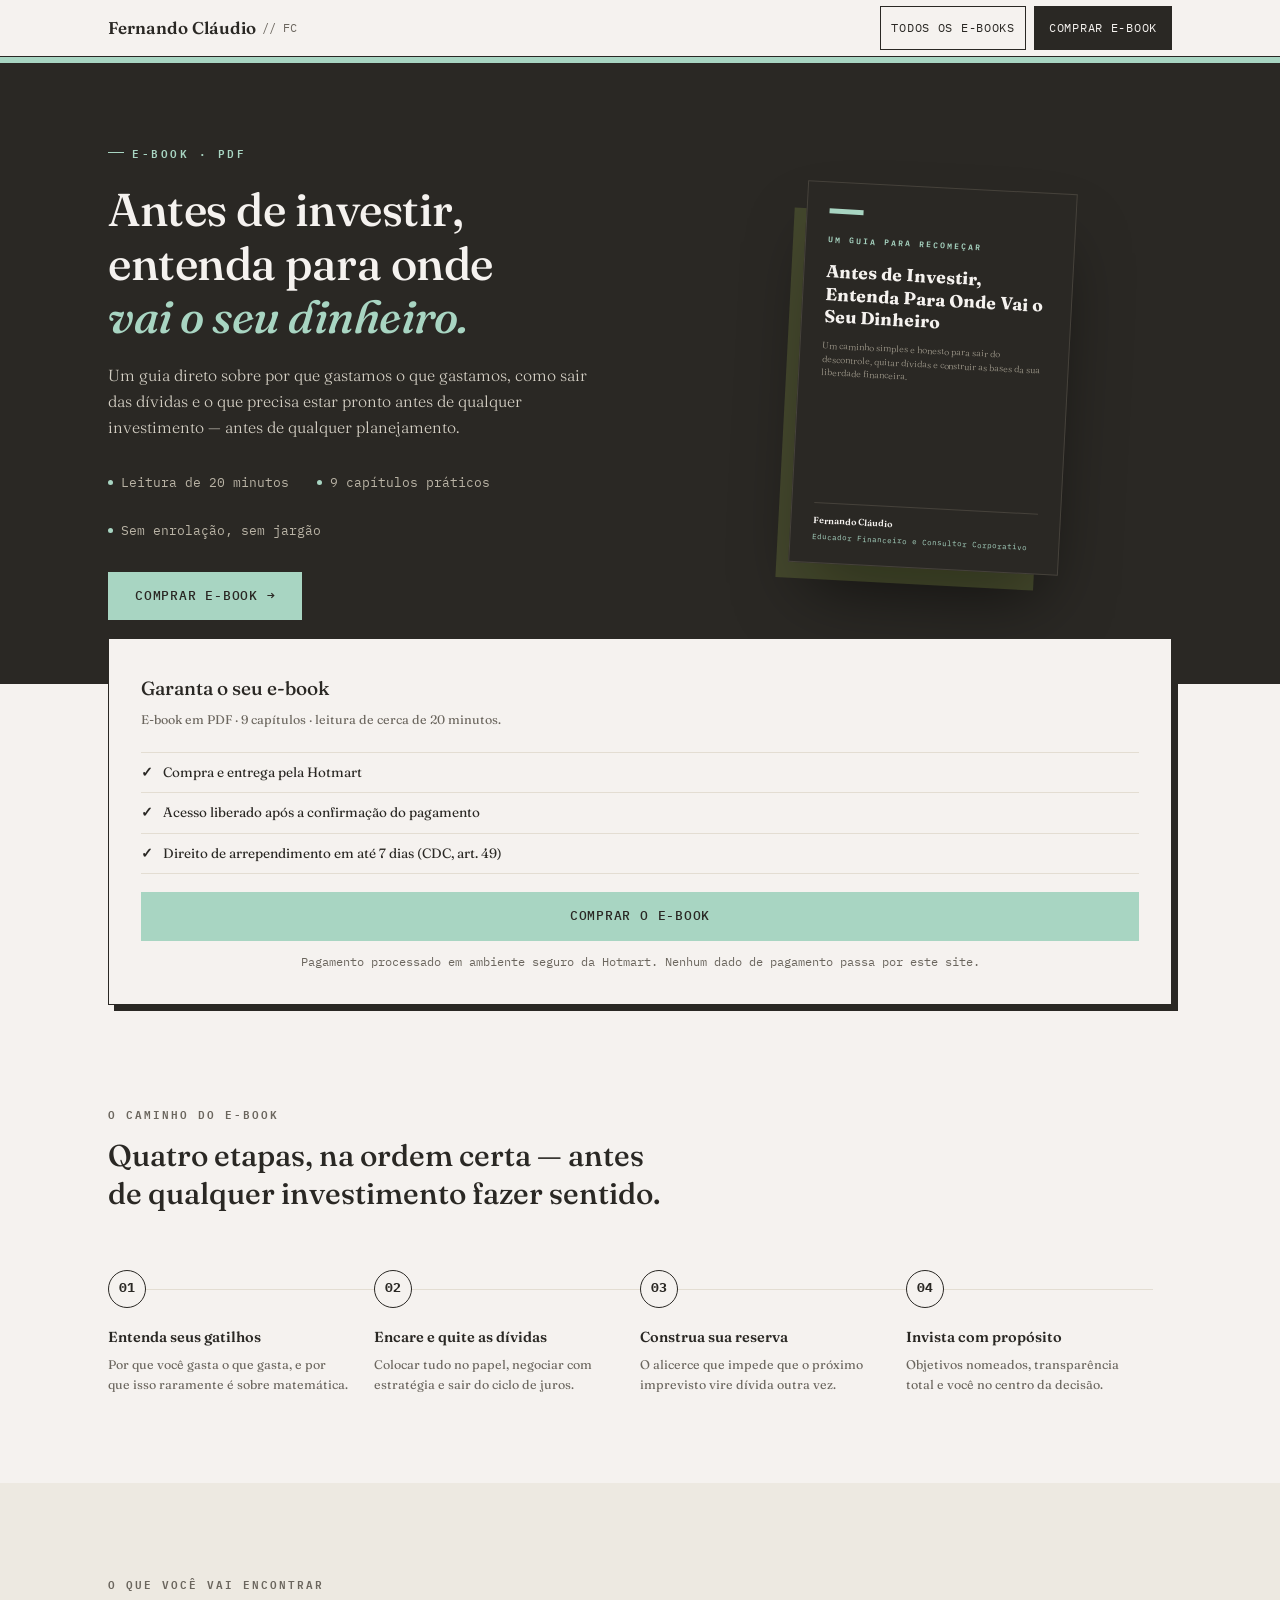
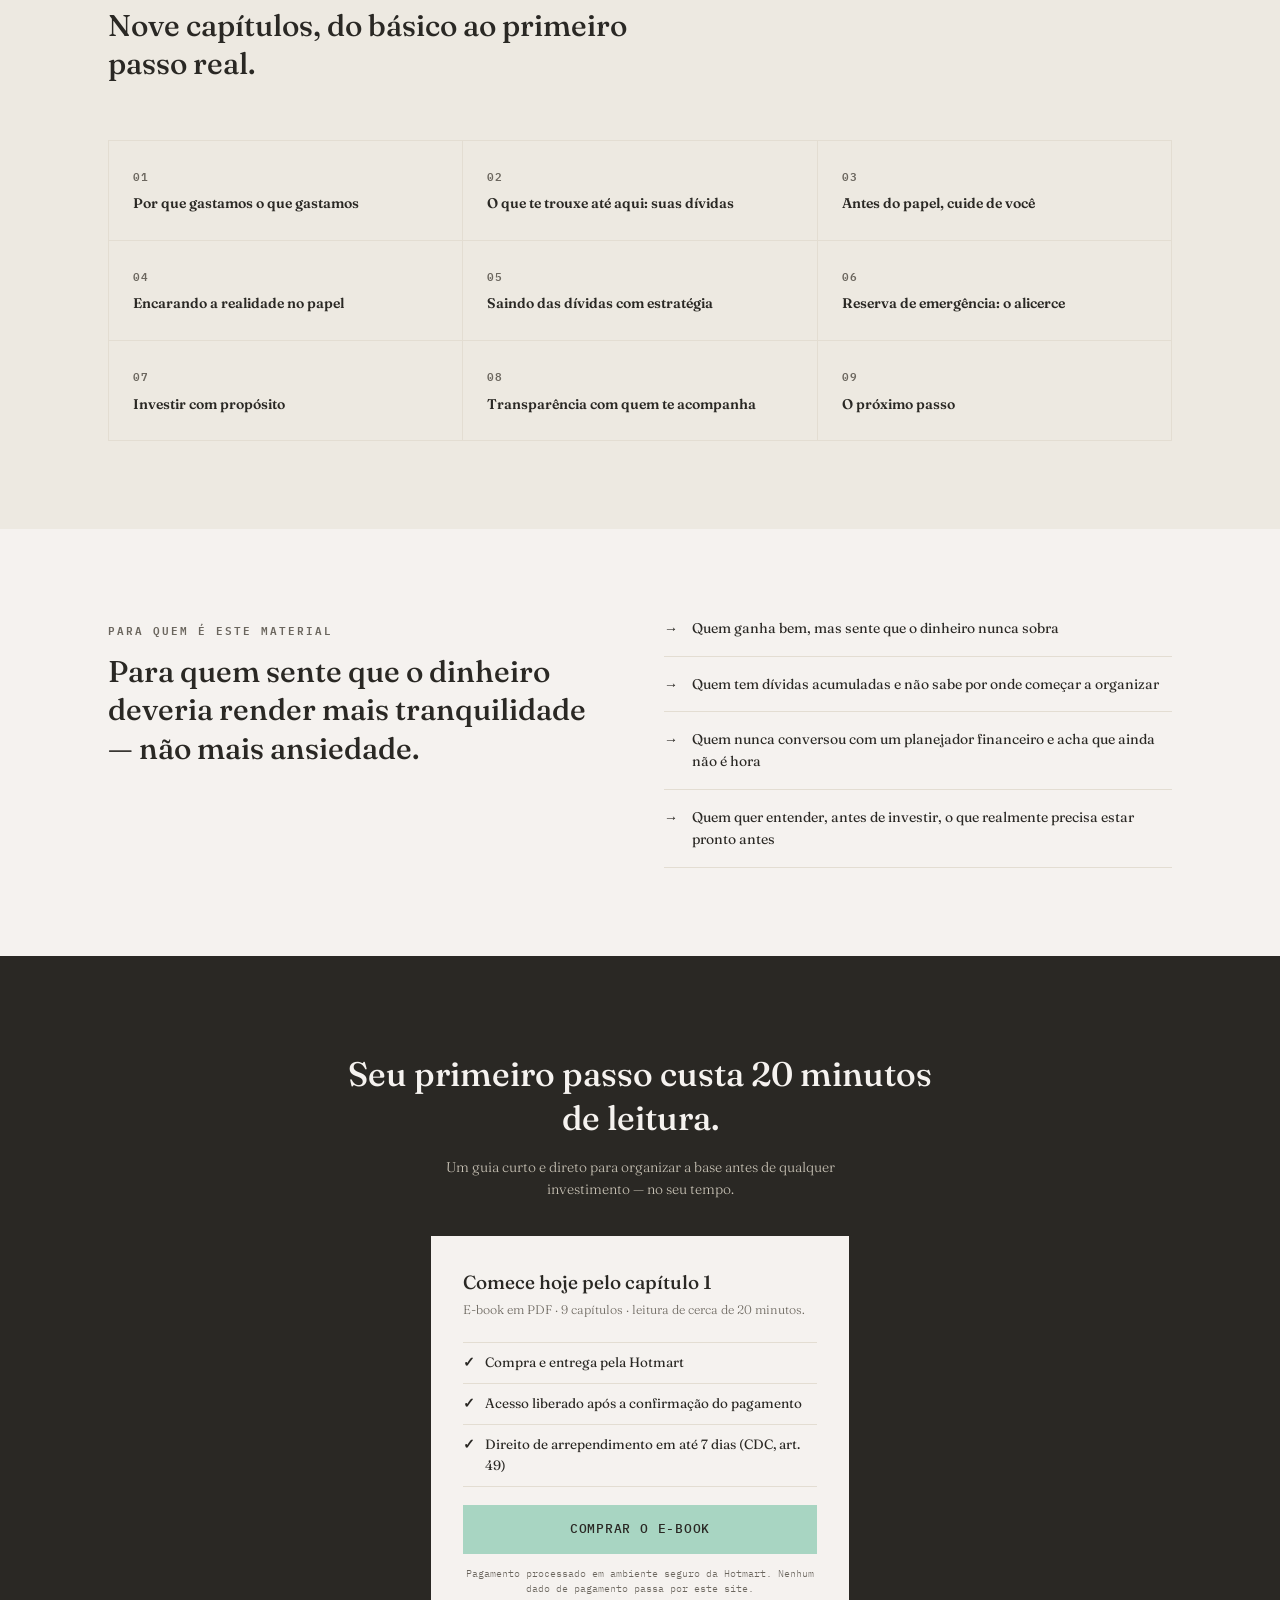
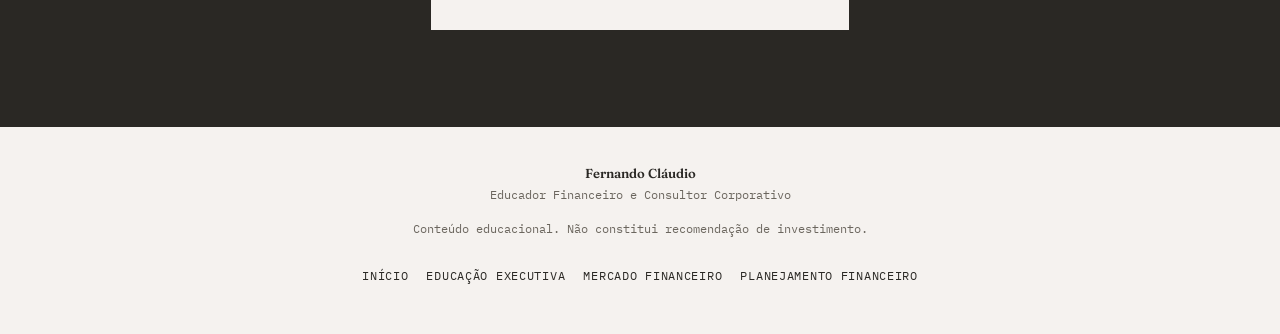
<file: landing-antes-de-investir.html>
<!DOCTYPE html>
<html lang="pt-BR">
<head>
<meta charset="UTF-8">
<meta name="viewport" content="width=device-width, initial-scale=1.0">
<title>Antes de Investir — E-book | Fernando Cláudio</title>
<meta name="description" content="E-book Antes de Investir: por que gastamos o que gastamos, como sair das dívidas com estratégia e o que precisa estar pronto antes de investir. 9 capítulos, leitura de 20 minutos.">
<link rel="canonical" href="https://www.fernandoclaudio.com.br/landing-antes-de-investir.html">
<style>

:root{
  --bg:#F5F2EF;
  --dark:#2A2824;
  --dark-2:#3a362f;
  --destaque:#A8D5C2;
  --box:#EDE9E1;
  --muted:#8b8577;
  --line:#e3ddd2;
  --cream-line:#46423b;
}

*{box-sizing:border-box;margin:0;padding:0;}

html{scroll-behavior:smooth;}

body{
  font-family:"Fraunces",Georgia,serif;
  background:var(--bg);
  color:var(--dark);
  line-height:1.6;
  -webkit-font-smoothing:antialiased;
}

img,svg{display:block;max-width:100%;}

a{color:inherit;}

.wrap{
  max-width:1120px;
  margin:0 auto;
  padding:0 28px;
}

/* -------------------- HERO -------------------- */
.hero{
  background:var(--dark);
  color:var(--bg);
  position:relative;
  overflow:hidden;
  padding-bottom:64px;
}
.hero .top-bar{
  height:6px;
  background:var(--destaque);
  width:100%;
}
.hero-grid{
  display:grid;
  grid-template-columns:1.05fr 0.95fr;
  gap:56px;
  align-items:center;
  padding-top:72px;
}
.eyebrow{
  display:inline-flex;
  align-items:center;
  gap:8px;
  font-size:11px;
  font-weight:600;
  letter-spacing:2.5px;
  text-transform:uppercase;
  color:var(--destaque);
  margin-bottom:22px;
}
.eyebrow::before{
  content:"";
  width:16px;height:1px;
  background:var(--destaque);
}
.hero h1{
  font-size:clamp(30px,4vw,46px);
  font-weight:700;
  line-height:1.16;
  letter-spacing:-0.5px;
  margin-bottom:20px;
}
.hero h1 em{
  font-style:normal;
  color:var(--destaque);
}
.hero p.lead{
  font-size:16px;
  font-weight:300;
  color:#d6d1c6;
  max-width:480px;
  margin-bottom:8px;
}
.hero-meta{
  display:flex;
  gap:28px;
  margin-top:32px;
  flex-wrap:wrap;
}
.hero-meta .item{
  font-size:12.5px;
  color:#b9b3a5;
  display:flex;
  align-items:center;
  gap:8px;
}
.hero-meta .item .dot{
  width:5px;height:5px;border-radius:50%;background:var(--destaque);
  flex-shrink:0;
}

/* book mockup */
.book-mock{
  position:relative;
  display:flex;
  justify-content:center;
}
.book-cover{
  width:270px;
  aspect-ratio:210/297;
  background:var(--dark);
  border:1px solid var(--cream-line);
  border-radius:3px;
  padding:26px 22px;
  position:relative;
  box-shadow:-18px 22px 0 -6px rgba(221,252,99,0.14), 0 40px 70px -20px rgba(0,0,0,0.6);
  transform:rotate(3deg);
}
.book-cover .bc-bar{
  width:34px;height:5px;background:var(--destaque);margin-bottom:20px;
}
.book-cover .bc-eyebrow{
  font-size:8px;letter-spacing:2px;text-transform:uppercase;color:var(--destaque);font-weight:600;margin-bottom:14px;
}
.book-cover h3{
  font-size:17.5px;line-height:1.3;font-weight:700;color:var(--bg);margin-bottom:10px;
}
.book-cover .bc-sub{
  font-size:9px;color:#a39d8f;font-weight:300;line-height:1.5;
}
.book-cover .bc-foot{
  position:absolute;bottom:20px;left:22px;right:22px;
  border-top:1px solid var(--cream-line);
  padding-top:10px;
}
.book-cover .bc-foot .nm{font-size:9px;font-weight:600;color:var(--bg);}
.book-cover .bc-foot .rl{font-size:7.5px;color:var(--destaque);margin-top:2px;}

/* -------------------- FORM CARD -------------------- */
.form-card{
  background:var(--bg);
  color:var(--dark);
  border-radius:6px;
  padding:34px 32px;
  margin-top:-46px;
  position:relative;
  z-index:5;
  box-shadow:0 30px 60px -20px rgba(0,0,0,0.35);
}
.form-card h2{
  font-size:19px;
  font-weight:700;
  margin-bottom:6px;
}
.form-card .sub{
  font-size:12.5px;
  color:var(--muted);
  margin-bottom:22px;
}
.field{
  margin-bottom:12px;
}
.field label{
  display:block;
  font-size:10.5px;
  font-weight:600;
  text-transform:uppercase;
  letter-spacing:0.8px;
  color:var(--muted);
  margin-bottom:5px;
}
.field input{
  width:100%;
  border:1.4px solid var(--line);
  background:#fff;
  border-radius:4px;
  padding:11px 13px;
  font-family:"Fraunces",Georgia,serif;
  font-size:13.5px;
  color:var(--dark);
  outline:none;
  transition:border-color .15s ease;
}
.field input:focus{
  border-color:var(--dark);
}
.field input:invalid:not(:placeholder-shown){
  border-color:#c96a4f;
}
.submit-btn{
  width:100%;
  border:none;
  background:var(--destaque);
  color:var(--dark);
  font-family:"Fraunces",Georgia,serif;
  font-weight:700;
  font-size:14px;
  padding:14px 18px;
  border-radius:4px;
  cursor:pointer;
  margin-top:8px;
  transition:transform .12s ease, box-shadow .12s ease;
}
.submit-btn:hover{
  transform:translateY(-1px);
  box-shadow:0 10px 20px -8px rgba(221,252,99,0.5);
}
.submit-btn:active{transform:translateY(0);}
.privacy-note{
  font-size:10px;
  color:var(--muted);
  margin-top:12px;
  text-align:center;
  line-height:1.5;
}

/* success state */
.success{
  display:none;
  text-align:center;
  padding:12px 4px 4px;
}
.success .check{
  width:46px;height:46px;
  border-radius:50%;
  background:var(--dark);
  color:var(--destaque);
  display:flex;align-items:center;justify-content:center;
  margin:0 auto 16px;
  font-size:20px;
  font-weight:700;
}
.success h2{font-size:18px;margin-bottom:8px;}
.success p{font-size:12.5px;color:var(--muted);margin-bottom:20px;line-height:1.6;}
.download-btn{
  display:inline-block;
  background:var(--dark);
  color:var(--destaque);
  font-weight:700;
  font-size:13.5px;
  padding:13px 26px;
  border-radius:4px;
  text-decoration:none;
}

/* -------------------- CAMINHO (signature section) -------------------- */
.path-section{
  padding:96px 0 88px;
}
.section-head{
  max-width:560px;
  margin-bottom:56px;
}
.section-tag{
  display:inline-block;
  font-size:11px;
  font-weight:600;
  letter-spacing:2px;
  text-transform:uppercase;
  color:var(--muted);
  margin-bottom:14px;
}
.section-head h2{
  font-size:clamp(22px,3vw,30px);
  font-weight:700;
  line-height:1.28;
}

.path{
  display:grid;
  grid-template-columns:repeat(4,1fr);
  gap:0;
  position:relative;
}
.path::before{
  content:"";
  position:absolute;
  top:19px;
  left:19px;
  right:19px;
  height:1px;
  background:var(--line);
  z-index:0;
}
.path-step{
  position:relative;
  z-index:1;
  padding-right:24px;
}
.path-step .num{
  width:38px;height:38px;
  border-radius:50%;
  background:var(--bg);
  border:1.6px solid var(--dark);
  color:var(--dark);
  display:flex;align-items:center;justify-content:center;
  font-weight:700;font-size:13px;
  margin-bottom:20px;
  transition:background .15s ease,color .15s ease;
}
.path-step:hover .num{
  background:var(--dark);
  color:var(--destaque);
}
.path-step h3{
  font-size:14.5px;
  font-weight:600;
  margin-bottom:8px;
  line-height:1.35;
}
.path-step p{
  font-size:12.5px;
  color:var(--muted);
  line-height:1.6;
}

/* -------------------- CONTEUDO GRID -------------------- */
.content-section{
  background:var(--box);
  padding:88px 0;
}
.chapters{
  display:grid;
  grid-template-columns:repeat(3,1fr);
  gap:1px;
  background:var(--line);
  border:1px solid var(--line);
}
.chapter-card{
  background:var(--box);
  padding:26px 24px;
}
.chapter-card .ch-num{
  font-size:11px;
  color:var(--muted);
  font-weight:600;
  letter-spacing:1px;
  margin-bottom:10px;
}
.chapter-card h4{
  font-size:14px;
  font-weight:600;
  line-height:1.4;
}

/* -------------------- PARA QUEM -------------------- */
.audience-section{
  padding:88px 0;
}
.audience-grid{
  display:grid;
  grid-template-columns:1fr 1fr;
  gap:48px;
  align-items:start;
}
.audience-list{
  list-style:none;
}
.audience-list li{
  display:flex;
  gap:14px;
  padding:16px 0;
  border-bottom:1px solid var(--line);
  font-size:14px;
}
.audience-list li:first-child{padding-top:0;}
.audience-list li .mark{
  color:var(--dark);
  font-weight:700;
  flex-shrink:0;
}

/* -------------------- FINAL CTA -------------------- */
.final-cta{
  background:var(--dark);
  color:var(--bg);
  padding:96px 0;
  text-align:center;
}
.final-cta h2{
  font-size:clamp(24px,3.4vw,34px);
  font-weight:700;
  max-width:600px;
  margin:0 auto 16px;
  line-height:1.3;
}
.final-cta p{
  color:#c9c3b6;
  font-size:14px;
  max-width:460px;
  margin:0 auto 34px;
  font-weight:300;
}
.final-cta .form-card{
  max-width:420px;
  margin:0 auto;
  text-align:left;
}

/* -------------------- FOOTER -------------------- */
footer{
  padding:36px 0;
  text-align:center;
}
footer .name{font-size:13px;font-weight:600;}
footer .role{font-size:11px;color:var(--muted);margin-top:2px;}
footer .legal{font-size:10px;color:var(--muted);margin-top:14px;}

/* -------------------- RESPONSIVE -------------------- */
@media (max-width:860px){
  .hero-grid{grid-template-columns:1fr;gap:40px;padding-top:52px;}
  .book-mock{order:-1;}
  .book-cover{width:200px;}
  .form-card{margin-top:0;}
  .path{grid-template-columns:1fr 1fr;row-gap:36px;}
  .path::before{display:none;}
  .chapters{grid-template-columns:1fr 1fr;}
  .audience-grid{grid-template-columns:1fr;}
  .wrap{padding:0 20px;}
}
@media (max-width:520px){
  .path{grid-template-columns:1fr;}
  .chapters{grid-template-columns:1fr;}
}

/* focus visibility */
a:focus-visible, button:focus-visible, input:focus-visible{
  outline:2px solid var(--destaque);
  outline-offset:2px;
}

@media (prefers-reduced-motion: reduce){
  html{scroll-behavior:auto;}
  *{transition:none !important;}
}
</style>
<link rel="preconnect" href="https://fonts.googleapis.com">
<link rel="preconnect" href="https://fonts.gstatic.com" crossorigin>
<link href="https://fonts.googleapis.com/css2?family=Fraunces:ital,opsz,wght@0,9..144,300;0,9..144,400;0,9..144,500;0,9..144,600;1,9..144,400;1,9..144,500&family=IBM+Plex+Mono:wght@400;500&display=swap" rel="stylesheet">
<style>
/* ===== Padrão visual FC (documento auditado · paleta jade) ===== */
:root{--jade:#1D6B5A;--muted:#6b665e}
body{font-family:"Fraunces",Georgia,serif}
.eyebrow,.section-tag,.ch-num,.bc-eyebrow,label,.field label,.privacy-note,.submit-btn,.download-btn,.path-step .num,footer .role,footer .legal,.hero-meta .item,.book-cover .bc-foot .rl{font-family:"IBM Plex Mono",ui-monospace,monospace}
.field input{font-family:"Fraunces",Georgia,serif;border-radius:0}
.hero h1,.section-head h2,.form-card h2,.final-cta h2,h2,h3,h4{font-weight:500}
.hero h1 em{font-style:italic}
.form-card{border-radius:0;border:1px solid var(--dark);box-shadow:6px 6px 0 var(--dark)}
.submit-btn,.download-btn{border-radius:0;text-transform:uppercase;letter-spacing:.06em;font-weight:500;font-size:13px;min-height:48px}
.submit-btn:hover{background:var(--dark);color:var(--destaque)}
.chapter-card,.book-cover,.path-step{border-radius:0}
.privacy-note{font-size:11.5px}
footer .role,footer .legal{font-size:12px}
a:focus-visible,button:focus-visible,input:focus-visible{outline-color:var(--jade)}
.fc-topo{background:var(--bg);border-bottom:1px solid var(--dark)}
.fc-topo .wrap{display:flex;justify-content:space-between;align-items:center;gap:16px;min-height:56px}
.fc-topo a{text-decoration:none;color:var(--dark)}
.fc-topo .marca{font-weight:600;font-size:17px;min-height:44px;display:inline-flex;align-items:center}
.fc-topo .marca span{font-family:"IBM Plex Mono",monospace;font-size:12px;font-weight:400;color:var(--muted);margin-left:6px}
.fc-topo .voltar{font-family:"IBM Plex Mono",monospace;font-size:12px;text-transform:uppercase;letter-spacing:.06em;min-height:44px;display:inline-flex;align-items:center;padding:0 10px;border:1px solid var(--dark)}
.fc-topo .voltar:hover{background:var(--dark);color:var(--destaque)}
footer .fc-links{display:flex;justify-content:center;gap:6px 18px;flex-wrap:wrap;margin-top:16px}
footer .fc-links a{font-family:"IBM Plex Mono",monospace;font-size:12px;text-transform:uppercase;letter-spacing:.06em;color:var(--dark);text-decoration:none;min-height:44px;display:inline-flex;align-items:center}
footer .fc-links a:hover{color:var(--jade)}
/* -------------------- BLOCO DE COMPRA (Hotmart) -------------------- */
.buy-list{list-style:none;margin:0 0 18px;padding:0;border-top:1px solid var(--line)}
.buy-list li{font-size:13.5px;padding:9px 0 9px 22px;border-bottom:1px solid var(--line);position:relative}
.buy-list li::before{content:"\2713";position:absolute;left:0;font-weight:700}
.buy-btn{display:flex;align-items:center;justify-content:center;text-align:center;text-decoration:none}
.final-cta .buy-card h2{font-size:19px;max-width:none;margin:0 0 6px;line-height:1.3}
.final-cta .buy-card p{color:var(--muted);max-width:none;margin:12px 0 0;font-size:10px}
.final-cta .buy-card p.sub{font-size:12.5px;margin:0 0 22px}
/* -------------------- BOTÕES "COMPRAR E-BOOK" (topo e hero) -------------------- */
.fc-acoes{display:flex;gap:8px;align-items:center}
.fc-topo .comprar-topo{font-family:"IBM Plex Mono",monospace;font-size:12px;text-transform:uppercase;letter-spacing:.06em;min-height:44px;display:inline-flex;align-items:center;padding:0 14px;border:1px solid var(--dark);background:var(--dark);color:var(--bg)}
.fc-topo .comprar-topo:hover{background:var(--destaque);color:var(--dark)}
.hero-btn{display:inline-flex;align-items:center;justify-content:center;min-height:48px;margin-top:32px;padding:0 26px;background:var(--destaque);color:var(--dark);border:1px solid var(--destaque);font-family:"IBM Plex Mono",monospace;font-size:13px;font-weight:500;text-transform:uppercase;letter-spacing:.06em;text-decoration:none}
.hero-btn:hover{background:transparent;color:var(--destaque)}
@media (max-width:520px){.fc-topo .voltar{display:none}.hero-btn{width:100%}}
</style>
</head>
<body>

<header class="fc-topo">
  <div class="wrap">
    <a class="marca" href="index.html">Fernando Cláudio <span>// FC</span></a>
    <div class="fc-acoes">
      <a class="voltar" href="ebooks.html">Todos os e-books</a>
      <a class="comprar-topo js-hotmart" href="https://go.hotmart.com/K108472406E" rel="noopener">Comprar e-book</a>
    </div>
  </div>
</header>
<!-- ============ HERO ============ -->
<section class="hero">
  <div class="top-bar"></div>
  <div class="wrap">
    <div class="hero-grid">
      <div>
        <div class="eyebrow">E-book · PDF</div>
        <h1>Antes de investir,<br>entenda para onde<br><em>vai o seu dinheiro.</em></h1>
        <p class="lead">Um guia direto sobre por que gastamos o que gastamos, como sair das dívidas e o que precisa estar pronto antes de qualquer investimento — antes de qualquer planejamento.</p>
        <div class="hero-meta">
          <div class="item"><span class="dot"></span>Leitura de 20 minutos</div>
          <div class="item"><span class="dot"></span>9 capítulos práticos</div>
          <div class="item"><span class="dot"></span>Sem enrolação, sem jargão</div>
        </div>
        <a class="hero-btn js-hotmart" href="https://go.hotmart.com/K108472406E" rel="noopener">Comprar e-book &#8594;</a>
      </div>
      <div class="book-mock">
        <div class="book-cover">
          <div class="bc-bar"></div>
          <div class="bc-eyebrow">Um guia para recomeçar</div>
          <h3>Antes de Investir, Entenda Para Onde Vai o Seu Dinheiro</h3>
          <p class="bc-sub">Um caminho simples e honesto para sair do descontrole, quitar dívidas e construir as bases da sua liberdade financeira.</p>
          <div class="bc-foot">
            <div class="nm">Fernando Cláudio</div>
            <div class="rl">Educador Financeiro e Consultor Corporativo</div>
          </div>
        </div>
      </div>
    </div>
  </div>
</section>

<div class="wrap">
  <div class="form-card buy-card" id="comprar">
    <h2>Garanta o seu e-book</h2>
    <p class="sub">E-book em PDF · 9 capítulos · leitura de cerca de 20 minutos.</p>
    <ul class="buy-list">
      <li>Compra e entrega pela Hotmart</li>
      <li>Acesso liberado após a confirmação do pagamento</li>
      <li>Direito de arrependimento em até 7 dias (CDC, art. 49)</li>
    </ul>
    <a class="submit-btn buy-btn js-hotmart" href="https://go.hotmart.com/K108472406E" rel="noopener">Comprar o e-book</a>
    <p class="privacy-note">Pagamento processado em ambiente seguro da Hotmart. Nenhum dado de pagamento passa por este site.</p>
  </div>
</div>

<!-- ============ CAMINHO ============ -->
<section class="path-section">
  <div class="wrap">
    <div class="section-head">
      <div class="section-tag">O caminho do e-book</div>
      <h2>Quatro etapas, na ordem certa — antes de qualquer investimento fazer sentido.</h2>
    </div>
    <div class="path">
      <div class="path-step">
        <div class="num">01</div>
        <h3>Entenda seus gatilhos</h3>
        <p>Por que você gasta o que gasta, e por que isso raramente é sobre matemática.</p>
      </div>
      <div class="path-step">
        <div class="num">02</div>
        <h3>Encare e quite as dívidas</h3>
        <p>Colocar tudo no papel, negociar com estratégia e sair do ciclo de juros.</p>
      </div>
      <div class="path-step">
        <div class="num">03</div>
        <h3>Construa sua reserva</h3>
        <p>O alicerce que impede que o próximo imprevisto vire dívida outra vez.</p>
      </div>
      <div class="path-step">
        <div class="num">04</div>
        <h3>Invista com propósito</h3>
        <p>Objetivos nomeados, transparência total e você no centro da decisão.</p>
      </div>
    </div>
  </div>
</section>

<!-- ============ CONTEÚDO ============ -->
<section class="content-section">
  <div class="wrap">
    <div class="section-head">
      <div class="section-tag">O que você vai encontrar</div>
      <h2>Nove capítulos, do básico ao primeiro passo real.</h2>
    </div>
    <div class="chapters">
      <div class="chapter-card"><div class="ch-num">01</div><h4>Por que gastamos o que gastamos</h4></div>
      <div class="chapter-card"><div class="ch-num">02</div><h4>O que te trouxe até aqui: suas dívidas</h4></div>
      <div class="chapter-card"><div class="ch-num">03</div><h4>Antes do papel, cuide de você</h4></div>
      <div class="chapter-card"><div class="ch-num">04</div><h4>Encarando a realidade no papel</h4></div>
      <div class="chapter-card"><div class="ch-num">05</div><h4>Saindo das dívidas com estratégia</h4></div>
      <div class="chapter-card"><div class="ch-num">06</div><h4>Reserva de emergência: o alicerce</h4></div>
      <div class="chapter-card"><div class="ch-num">07</div><h4>Investir com propósito</h4></div>
      <div class="chapter-card"><div class="ch-num">08</div><h4>Transparência com quem te acompanha</h4></div>
      <div class="chapter-card"><div class="ch-num">09</div><h4>O próximo passo</h4></div>
    </div>
  </div>
</section>

<!-- ============ PARA QUEM ============ -->
<section class="audience-section">
  <div class="wrap">
    <div class="audience-grid">
      <div class="section-head" style="margin-bottom:0;">
        <div class="section-tag">Para quem é este material</div>
        <h2>Para quem sente que o dinheiro deveria render mais tranquilidade — não mais ansiedade.</h2>
      </div>
      <ul class="audience-list">
        <li><span class="mark">&#8594;</span>Quem ganha bem, mas sente que o dinheiro nunca sobra</li>
        <li><span class="mark">&#8594;</span>Quem tem dívidas acumuladas e não sabe por onde começar a organizar</li>
        <li><span class="mark">&#8594;</span>Quem nunca conversou com um planejador financeiro e acha que ainda não é hora</li>
        <li><span class="mark">&#8594;</span>Quem quer entender, antes de investir, o que realmente precisa estar pronto antes</li>
      </ul>
    </div>
  </div>
</section>

<!-- ============ CTA FINAL ============ -->
<section class="final-cta">
  <div class="wrap">
    <h2>Seu primeiro passo custa 20 minutos de leitura.</h2>
    <p>Um guia curto e direto para organizar a base antes de qualquer investimento — no seu tempo.</p>
    <div class="form-card buy-card">
      <h2>Comece hoje pelo capítulo 1</h2>
      <p class="sub">E-book em PDF · 9 capítulos · leitura de cerca de 20 minutos.</p>
      <ul class="buy-list">
        <li>Compra e entrega pela Hotmart</li>
        <li>Acesso liberado após a confirmação do pagamento</li>
        <li>Direito de arrependimento em até 7 dias (CDC, art. 49)</li>
      </ul>
      <a class="submit-btn buy-btn js-hotmart" href="https://go.hotmart.com/K108472406E" rel="noopener">Comprar o e-book</a>
      <p class="privacy-note">Pagamento processado em ambiente seguro da Hotmart. Nenhum dado de pagamento passa por este site.</p>
    </div>
  </div>
</section>

<footer>
  <div class="name">Fernando Cláudio</div>
  <div class="role">Educador Financeiro e Consultor Corporativo</div>
  <div class="legal">Conteúdo educacional. Não constitui recomendação de investimento.</div>
  <nav class="fc-links" aria-label="Site">
    <a href="index.html">Início</a>
    <a href="educacao-executiva.html">Educação Executiva</a>
    <a href="mercado-financeiro.html">Mercado Financeiro</a>
    <a href="planejamento-financeiro.html">Planejamento Financeiro</a>
  </nav>
</footer>

<script>
// Repassa UTMs da página para o link da Hotmart.
// "src" e "sck" são os parâmetros de rastreamento de origem lidos pela Hotmart.
(function(){
  var p = new URLSearchParams(location.search);
  var src = p.get('utm_source') || p.get('src');
  var sck = [p.get('utm_medium'), p.get('utm_campaign')].filter(Boolean).join('_') || p.get('sck');
  document.querySelectorAll('.js-hotmart').forEach(function(a){
    var u = new URL(a.href);
    p.forEach(function(v, k){ if(k.indexOf('utm_') === 0) u.searchParams.set(k, v); });
    if(src) u.searchParams.set('src', src);
    if(sck) u.searchParams.set('sck', sck);
    a.href = u.toString();
  });
})();
</script>

</body>
</html>
</file>
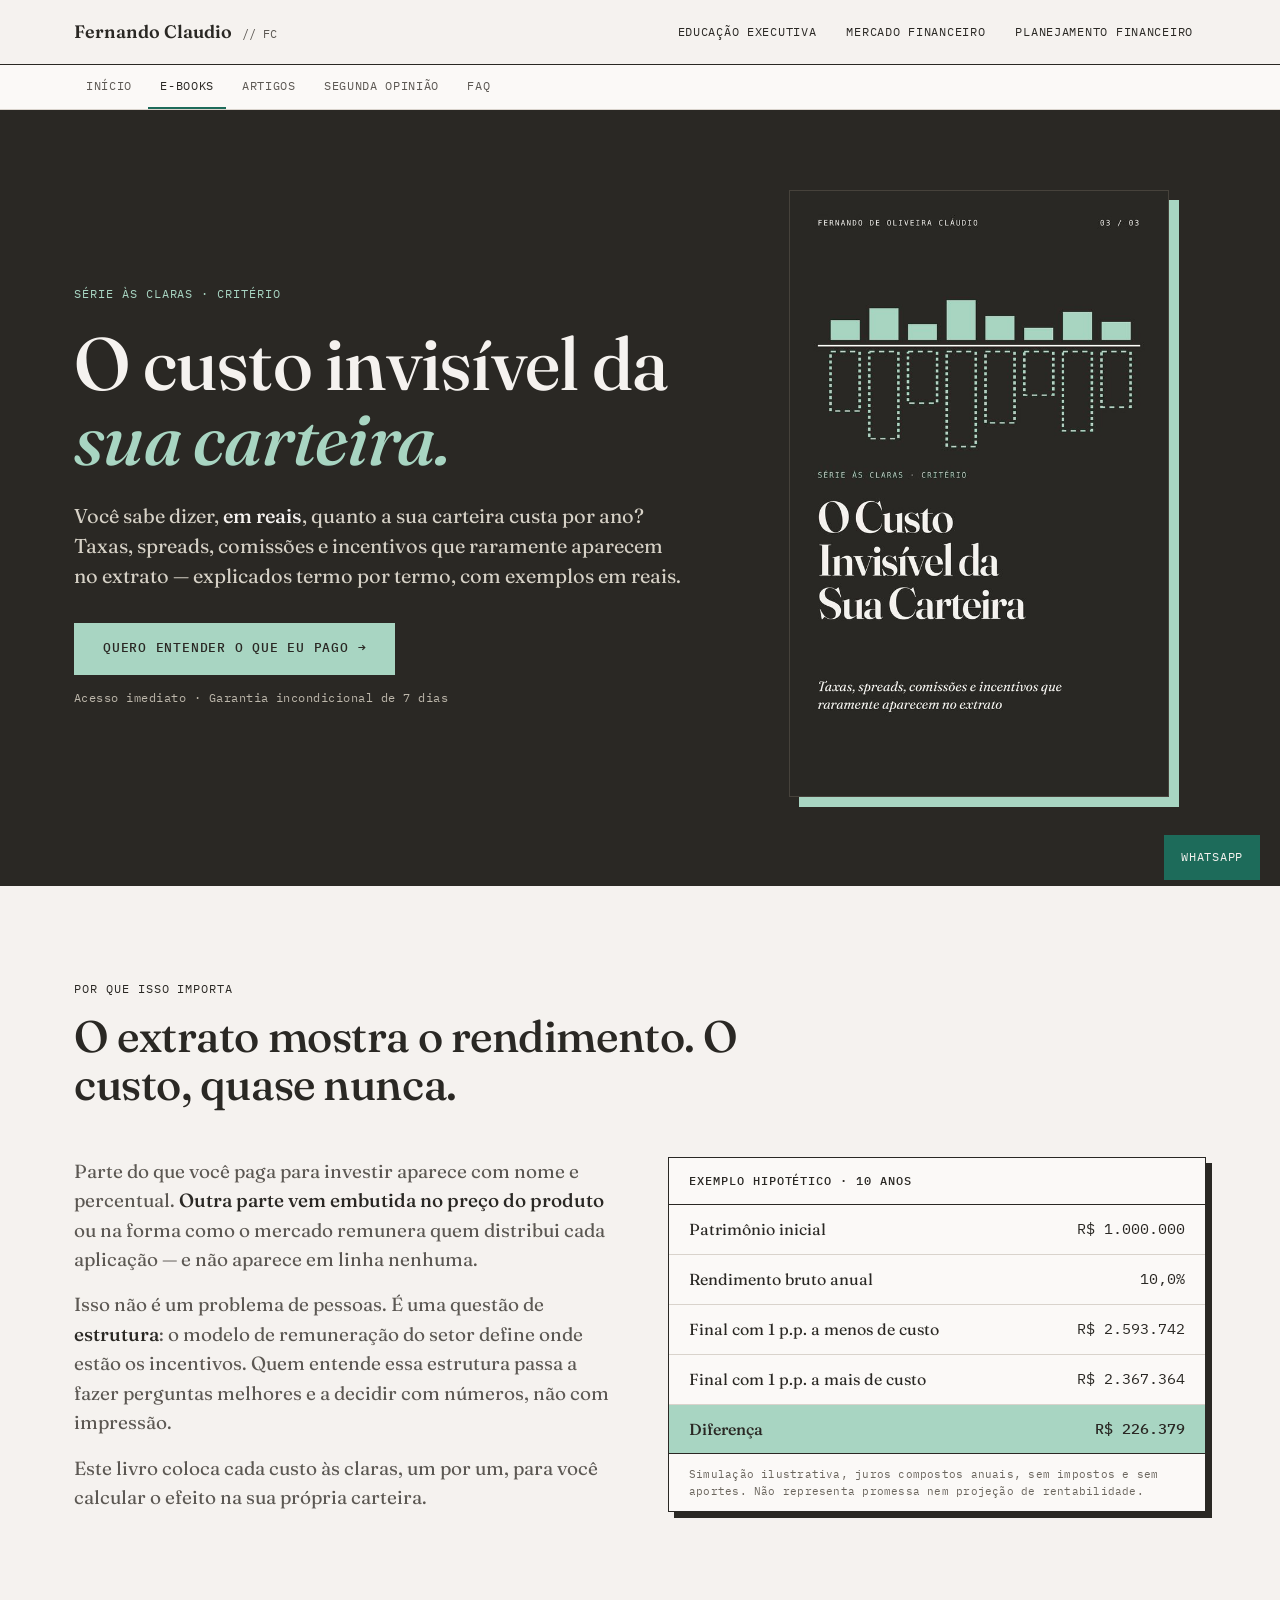
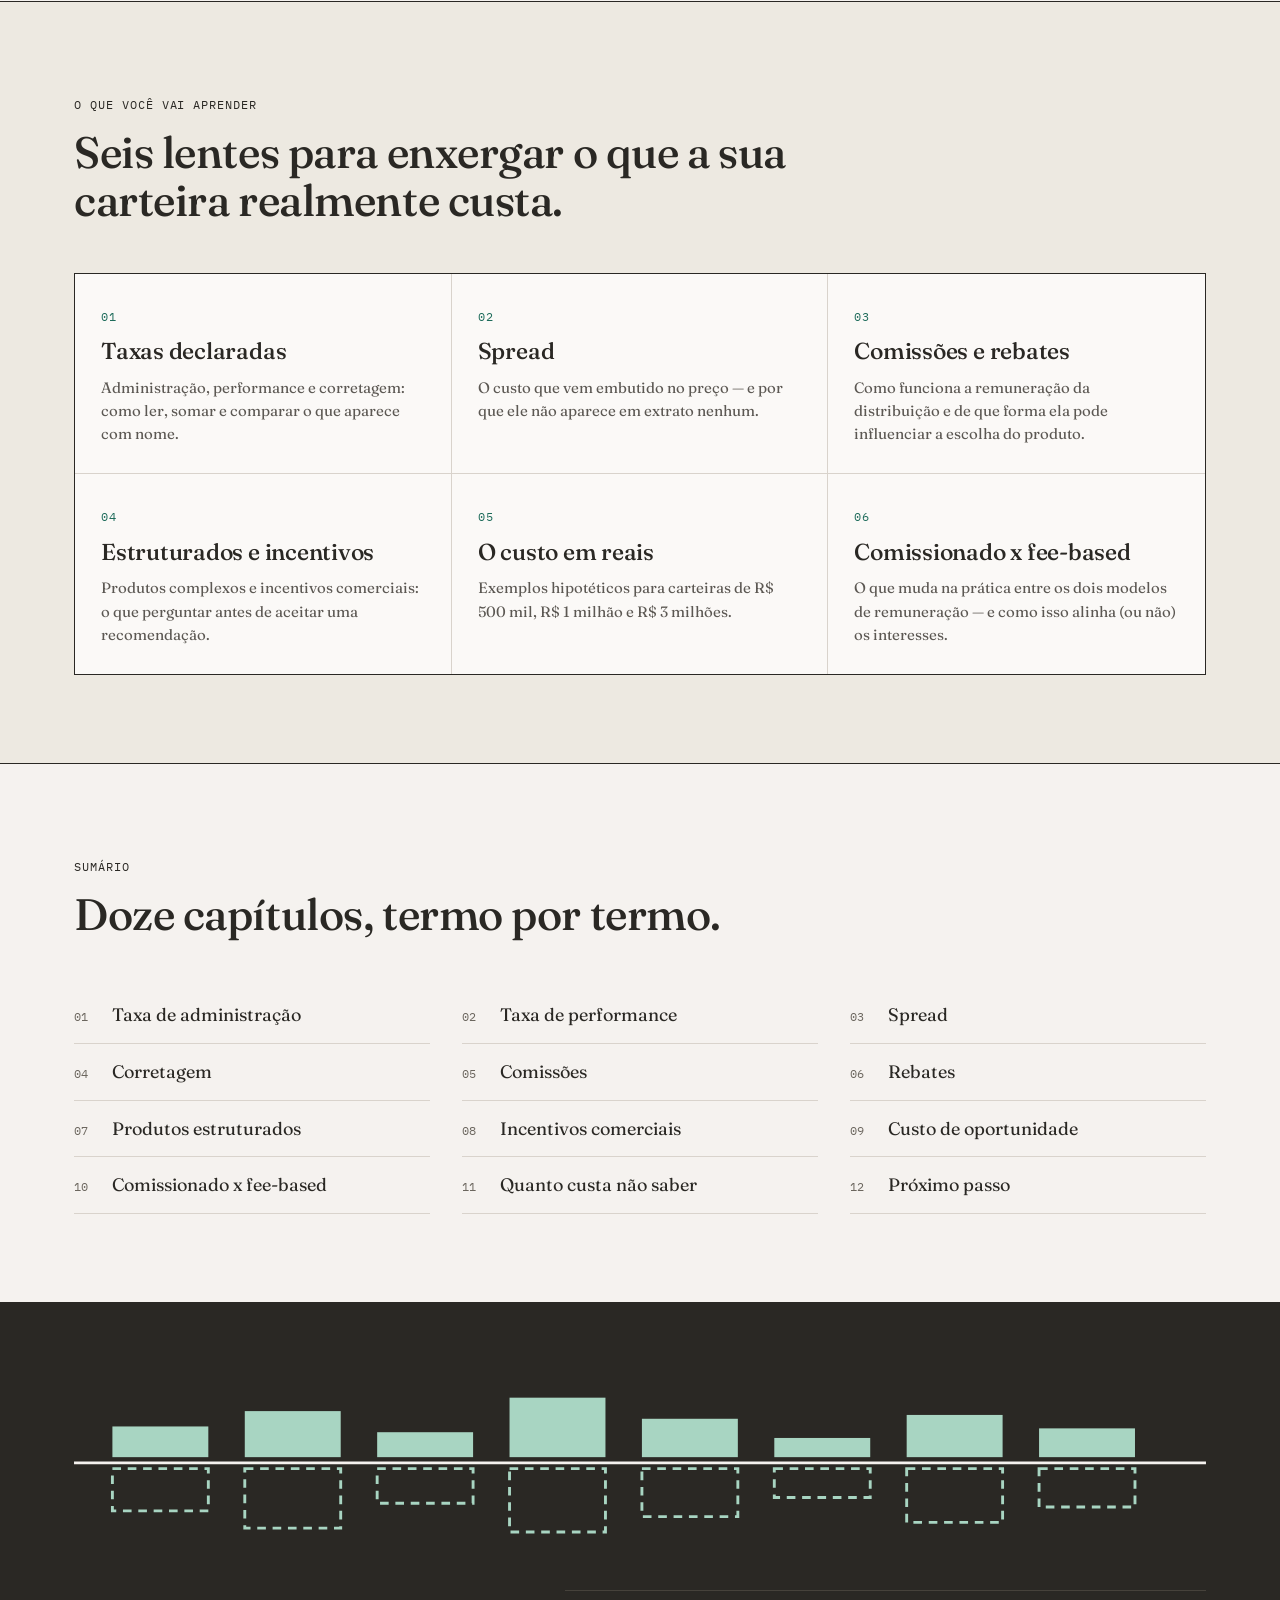
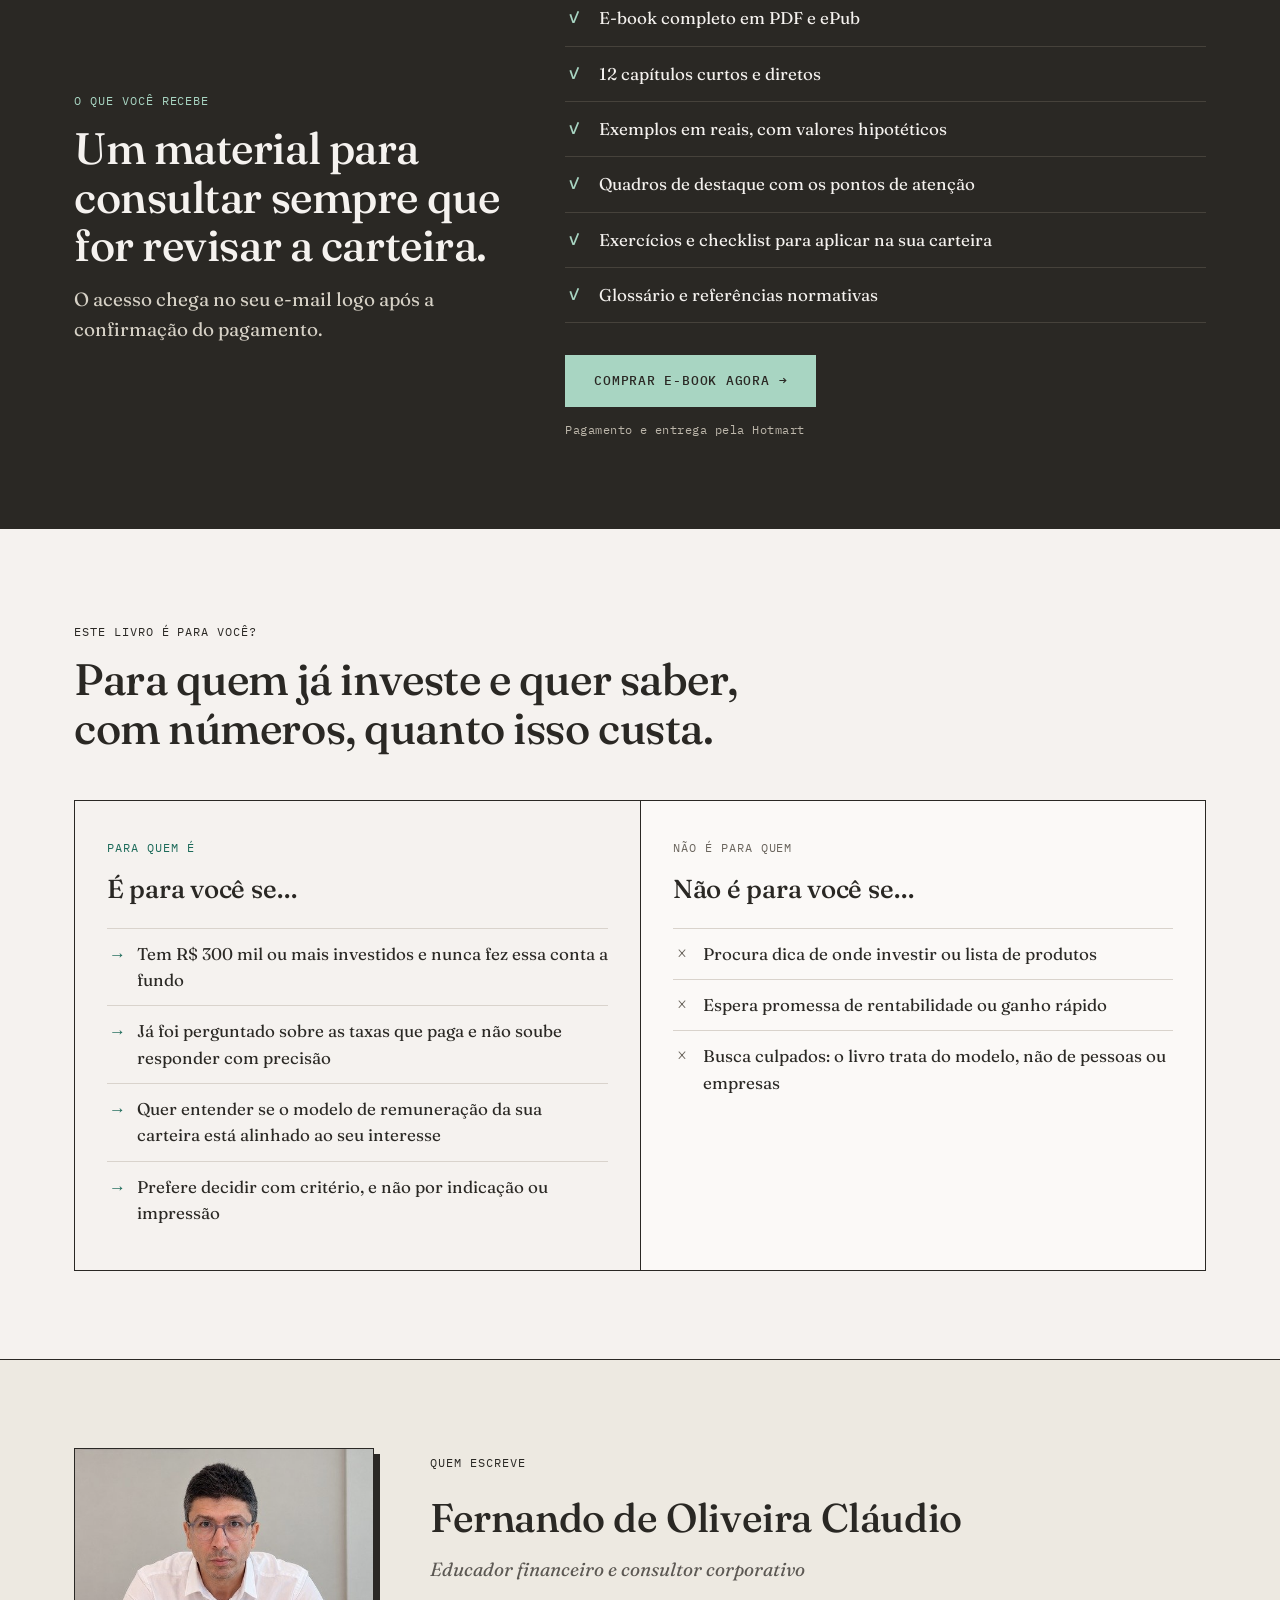
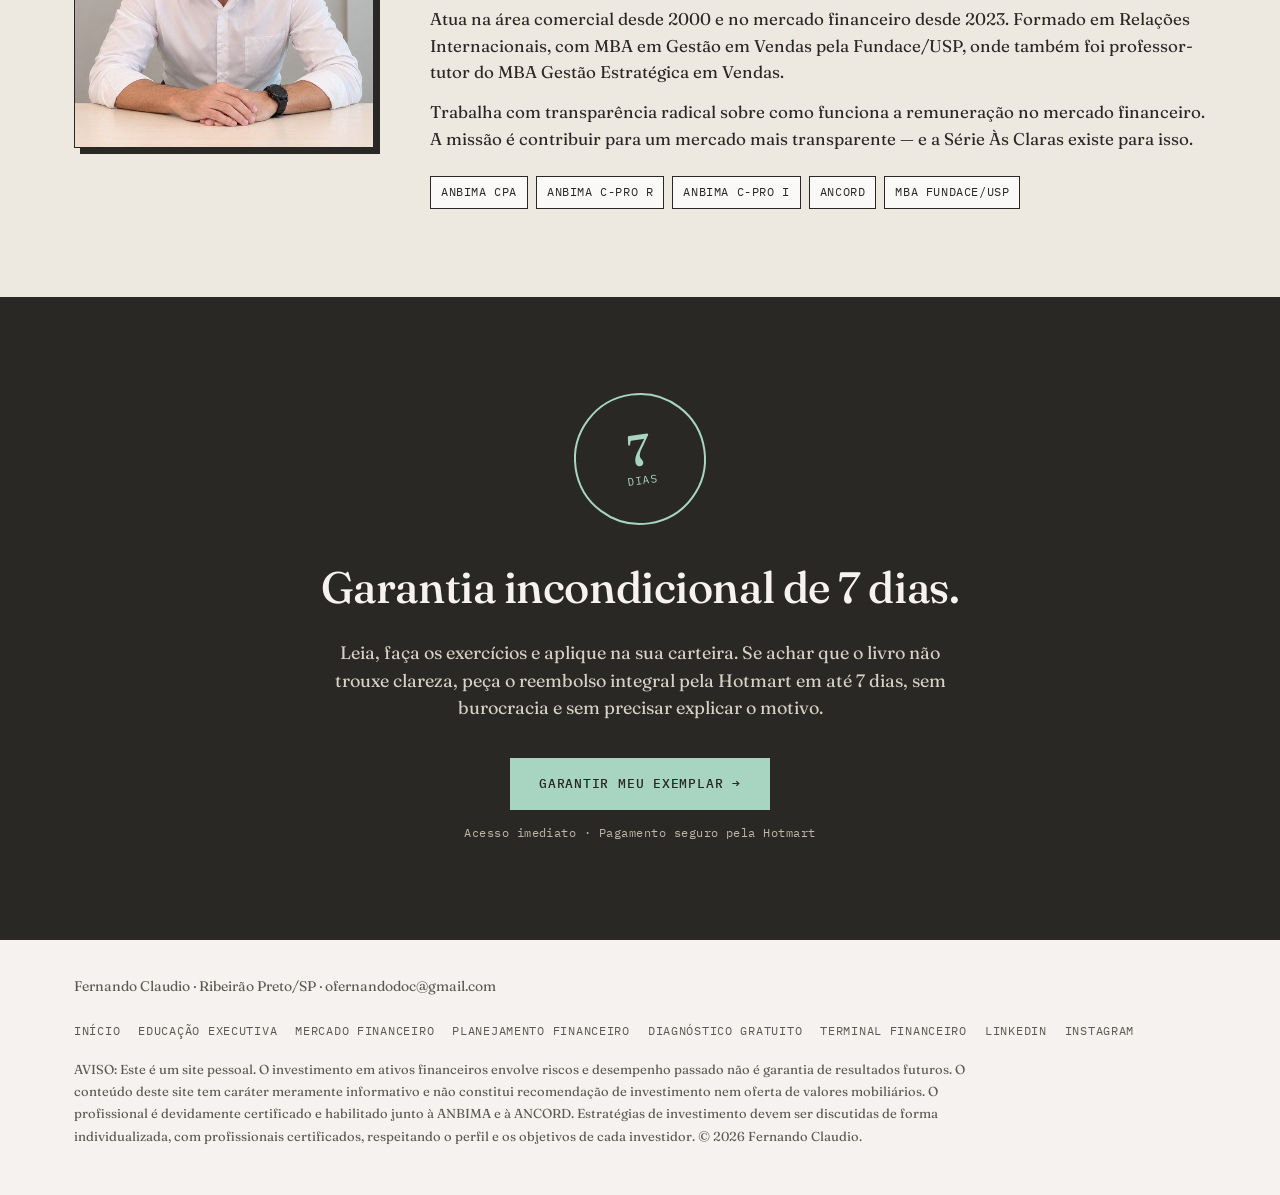
<file: landing-custo-invisivel-carteira.html>
<!DOCTYPE html>
<html lang="pt-BR">
<head>
<meta charset="UTF-8">
<meta name="viewport" content="width=device-width, initial-scale=1">
<title>O Custo Invisível da Sua Carteira — Série Às Claras | Fernando Cláudio</title>
<meta name="description" content="E-book O Custo Invisível da Sua Carteira: taxas, spreads, comissões e incentivos que raramente aparecem no extrato, explicados termo por termo e com exemplos em reais. Série Às Claras — Critério.">
<meta property="og:type" content="product">
<meta property="og:title" content="O Custo Invisível da Sua Carteira — Série Às Claras">
<meta property="og:description" content="Taxas, spreads, comissões e incentivos que raramente aparecem no extrato.">
<meta property="og:image" content="https://www.fernandoclaudio.com.br/capa-o-custo-invisivel.jpg">
<link rel="canonical" href="https://www.fernandoclaudio.com.br/landing-custo-invisivel-carteira.html">
<link rel="preconnect" href="https://fonts.googleapis.com">
<link rel="preconnect" href="https://fonts.gstatic.com" crossorigin>
<link href="https://fonts.googleapis.com/css2?family=Fraunces:ital,opsz,wght@0,9..144,400;0,9..144,500;0,9..144,600;1,9..144,400&family=IBM+Plex+Mono:wght@400;500&display=swap" rel="stylesheet">
<style>
/* ===== Documento Auditado — tokens oficiais ===== */
:root{
  --bege:#F5F2EF; --papel:#FBF9F7; --caixa:#EDE9E1;
  --tinta:#2A2824; --tinta-2:#5C5853; --muted:#6B665E;
  --linha:#D9D3CC; --linha-escura:#46423B;
  --jade:#1D6B5A; --jade-claro:#A8D5C2;
  --serif:"Fraunces",Georgia,serif;
  --mono:"IBM Plex Mono",ui-monospace,monospace;
  --borda:1px solid #2A2824;
  --sombra-carimbo:6px 6px 0 #2A2824;
  --max:1180px;
}
*{box-sizing:border-box}
html{scroll-behavior:smooth}
body{margin:0;background:var(--bege);color:var(--tinta);font-family:var(--serif);font-size:17px;line-height:1.55;-webkit-font-smoothing:antialiased}
img{display:block;max-width:100%;height:auto}
a{color:inherit}
h1,h2,h3{font-weight:500;letter-spacing:-.01em;margin:0}
p{margin:0}
.wrap{max-width:var(--max);margin:0 auto;padding:0 24px}
.rotulo{font-family:var(--mono);font-size:12px;letter-spacing:.08em;text-transform:uppercase}
:focus-visible{outline:2px solid var(--jade);outline-offset:3px}

/* botões */
.btn{display:inline-flex;align-items:center;justify-content:center;gap:10px;min-height:52px;padding:0 28px;font-family:var(--mono);font-size:13px;font-weight:500;letter-spacing:.06em;text-transform:uppercase;text-decoration:none;border:1px solid var(--tinta);background:var(--tinta);color:var(--bege);cursor:pointer;text-align:center}
.btn:hover{background:var(--jade-claro);color:var(--tinta)}
.btn--claro{background:var(--jade-claro);border-color:var(--jade-claro);color:var(--tinta)}
.btn--claro:hover{background:transparent;color:var(--jade-claro)}
.selo{font-family:var(--mono);font-size:12px;letter-spacing:.04em;color:var(--muted);margin-top:14px}
.escuro .selo{color:#bdb7ab}


/* hero */
.escuro{background:var(--tinta);color:var(--bege)}
.hero{padding:80px 0 88px}
.hero .wrap{display:grid;grid-template-columns:1.15fr .85fr;gap:64px;align-items:center}
.hero .rotulo{color:var(--jade-claro)}
.hero h1{font-size:clamp(42px,6vw,74px);line-height:1.02;margin:20px 0 24px}
.hero h1 em{font-style:italic;color:var(--jade-claro)}
.hero .lead{font-size:20px;line-height:1.5;color:#d6d1c6;max-width:34em;margin-bottom:32px}
.hero .lead strong{color:var(--bege);font-weight:500}
.capa{position:relative;justify-self:center;width:min(100%,380px)}
.capa img{border:1px solid var(--linha-escura);box-shadow:10px 10px 0 var(--jade-claro)}

/* motivo: barras visíveis x invisíveis (da capa) */
.motivo{display:block;width:100%;height:auto}
.motivo .vis{fill:var(--jade-claro)}
.motivo .inv{fill:none;stroke:var(--jade-claro);stroke-width:3;stroke-dasharray:9 7}
.motivo .eixo{stroke:var(--bege);stroke-width:3}

/* seções */
.secao{padding:88px 0;border-top:var(--borda)}
.secao--caixa{background:var(--caixa)}
.cab{max-width:720px;margin-bottom:48px}
.cab h2{font-size:clamp(30px,4vw,44px);line-height:1.1;margin-top:12px}
.cab p{color:var(--tinta-2);font-size:19px;margin-top:16px}

/* problema */
.problema{display:grid;grid-template-columns:1fr 1fr;gap:56px;align-items:start}
.problema p+p{margin-top:16px}
.problema .texto p{font-size:19px;color:var(--tinta-2)}
.problema .texto strong{color:var(--tinta);font-weight:500}
.conta{background:var(--papel);border:var(--borda);box-shadow:var(--sombra-carimbo)}
.conta h3{font-family:var(--mono);font-size:12px;font-weight:500;letter-spacing:.08em;text-transform:uppercase;padding:14px 20px;border-bottom:var(--borda)}
.conta dl{margin:0;display:grid;grid-template-columns:1fr auto}
.conta dt,.conta dd{margin:0;padding:12px 20px;border-bottom:1px solid var(--linha);font-size:16px}
.conta dd{text-align:right;font-family:var(--mono);font-size:15px;white-space:nowrap}
.conta .total dt,.conta .total dd{border-bottom:0;font-weight:500;background:var(--jade-claro)}
.conta .nota{padding:12px 20px;font-family:var(--mono);font-size:11px;letter-spacing:.02em;color:var(--muted);border-top:var(--borda);line-height:1.5}

/* aprender */
.grade{display:grid;grid-template-columns:repeat(3,1fr);gap:0;border:var(--borda);background:var(--papel)}
.item{padding:28px 26px;border-right:1px solid var(--linha);border-bottom:1px solid var(--linha)}
.item:nth-child(3n){border-right:0}
.item:nth-last-child(-n+3){border-bottom:0}
.item .rotulo{color:var(--jade)}
.item h3{font-size:23px;line-height:1.2;margin:10px 0 10px}
.item p{font-size:15px;color:var(--tinta-2)}

/* capítulos */
.capitulos{list-style:none;margin:0;padding:0;display:grid;grid-template-columns:repeat(3,1fr);column-gap:32px}
.capitulos li{display:flex;gap:16px;align-items:baseline;padding:14px 0;border-bottom:1px solid var(--linha);font-size:18px}
.capitulos li span{font-family:var(--mono);font-size:12px;color:var(--muted);min-width:22px}

/* recebe */
.recebe{display:grid;grid-template-columns:.8fr 1.2fr;gap:64px;align-items:center}
.lista{list-style:none;margin:0;padding:0;border-top:var(--borda)}
.lista li{padding:14px 0 14px 34px;border-bottom:1px solid var(--linha);position:relative;font-size:17px}
.lista li::before{content:"\2713";position:absolute;left:4px;top:13px;font-family:var(--mono);color:var(--jade);font-weight:500}
.recebe .acao{margin-top:32px}
.escuro .lista li::before{color:var(--jade-claro)}

/* para quem */
.duas{display:grid;grid-template-columns:1fr 1fr;border:var(--borda)}
.duas>div{padding:32px}
.duas>div+div{border-left:var(--borda);background:var(--papel)}
.duas h3{font-size:26px;margin:10px 0 18px}
.duas ul{list-style:none;margin:0;padding:0}
.duas li{padding:12px 0 12px 30px;border-top:1px solid var(--linha);position:relative}
.duas .sim li::before{content:"\2192";position:absolute;left:2px;color:var(--jade);font-weight:500}
.duas .nao li::before{content:"\00D7";position:absolute;left:4px;color:var(--muted);font-size:20px;line-height:1.2}

/* autor */
.autor{display:grid;grid-template-columns:300px 1fr;gap:56px;align-items:start}
.autor img{border:var(--borda);box-shadow:var(--sombra-carimbo);filter:grayscale(.15)}
.autor h2{font-size:clamp(30px,4vw,40px);margin:12px 0 6px}
.autor .cargo{font-style:italic;color:var(--tinta-2);font-size:19px;margin-bottom:22px}
.autor p+p{margin-top:14px}
.credenciais{margin-top:24px;display:flex;flex-wrap:wrap;gap:8px}
.credenciais span{font-family:var(--mono);font-size:12px;letter-spacing:.05em;text-transform:uppercase;border:var(--borda);padding:6px 10px;background:var(--papel)}

/* garantia */
.garantia{padding:96px 0;text-align:center}
.garantia .carimbo{padding:0;display:inline-flex;flex-direction:column;align-items:center;justify-content:center;width:132px;height:132px;border:2px solid var(--jade-claro);border-radius:50%;font-family:var(--mono);color:var(--jade-claro);text-transform:uppercase;letter-spacing:.08em;font-size:11px;margin-bottom:28px;transform:rotate(-8deg)}
.garantia .carimbo b{font-family:var(--serif);font-size:44px;font-weight:500;letter-spacing:0;line-height:1}
.garantia h2{font-size:clamp(30px,4vw,44px);max-width:16em;margin:0 auto 18px}
.garantia p.txt{max-width:36em;margin:0 auto 36px;color:#d6d1c6;font-size:18px}


@media (max-width:960px){
  .hero .wrap,.problema,.recebe,.autor{grid-template-columns:1fr;gap:40px}
  .capa{order:-1;width:min(70%,300px)}
  .grade{grid-template-columns:1fr 1fr}
  .item:nth-child(3n){border-right:1px solid var(--linha)}
  .item:nth-child(2n){border-right:0}
  .item:nth-last-child(-n+3){border-bottom:1px solid var(--linha)}
  .item:nth-last-child(-n+2){border-bottom:0}
  .capitulos{grid-template-columns:1fr 1fr}
  .autor img{max-width:280px}
}
@media (max-width:640px){
  body{font-size:16px}
  .hero{padding:48px 0 56px}
  .hero .lead{font-size:18px}
  .secao{padding:64px 0}
  .grade,.capitulos,.duas{grid-template-columns:1fr}
  .item{border-right:0 !important;border-bottom:1px solid var(--linha) !important}
  .item:last-child{border-bottom:0 !important}
  .duas>div{padding:24px}
  .duas>div+div{border-left:0;border-top:var(--borda)}
  .btn{width:100%}
}
@media (prefers-reduced-motion:reduce){html{scroll-behavior:auto}}

/* ===== Topo, subnavegação, rodapé e WhatsApp (padrão do site) ===== */
.topo{border-bottom:1px solid var(--tinta);background:var(--bege);position:sticky;top:0;z-index:20}
.topo .wrap{display:flex;align-items:center;justify-content:space-between;height:64px;gap:16px}
.marca{font-weight:600;text-decoration:none;font-size:18px;white-space:nowrap}
.marca span{font-family:var(--mono);font-size:12px;font-weight:400;color:var(--tinta-2);margin-left:6px}
.topo nav{display:flex;gap:4px}
.topo nav a{font-family:var(--mono);font-size:12px;text-transform:uppercase;letter-spacing:.06em;text-decoration:none;padding:8px 12px;border:1px solid transparent}
.topo nav a:hover{border-color:var(--tinta)}
.subnav{border-bottom:1px solid var(--linha);background:var(--papel)}
.subnav .wrap{display:flex;gap:4px;overflow-x:auto;scrollbar-width:none}
.subnav .wrap::-webkit-scrollbar{display:none}
.subnav a{font-family:var(--mono);font-size:11.5px;text-transform:uppercase;letter-spacing:.06em;text-decoration:none;padding:12px 12px;white-space:nowrap;color:var(--tinta-2);border-bottom:2px solid transparent}
.subnav a:hover{color:var(--tinta);border-bottom-color:var(--jade)}
.subnav a[aria-current]{color:var(--tinta);border-bottom-color:var(--jade)}
footer{border-top:1px solid var(--tinta);padding:36px 0 48px;font-size:14px;color:var(--tinta-2)}
footer .linha{display:flex;justify-content:space-between;gap:24px;flex-wrap:wrap;margin-bottom:18px}
footer nav{display:flex;gap:18px;flex-wrap:wrap}
footer nav a{text-decoration:none;font-family:var(--mono);font-size:12px;text-transform:uppercase;letter-spacing:.06em}
footer nav a:hover{color:var(--jade)}
footer .aviso{font-size:13px;line-height:1.7;max-width:900px;margin:0}
.wa{position:fixed;right:20px;bottom:20px;z-index:30;font-family:var(--mono);font-size:12px;text-transform:uppercase;letter-spacing:.06em;background:var(--jade);color:var(--bege);text-decoration:none;padding:12px 16px;border:1px solid var(--jade)}
.wa:hover{background:var(--tinta);border-color:var(--tinta)}
@media (max-width:1024px){.subnav .wrap{-webkit-mask-image:linear-gradient(90deg,#000 85%,transparent);mask-image:linear-gradient(90deg,#000 85%,transparent);padding-right:48px}}
@media (max-width:1024px), (pointer:coarse){
  .topo nav a,.marca{min-height:44px;display:inline-flex;align-items:center}
  .subnav a{min-height:44px;display:inline-flex;align-items:center}
  footer nav a{min-height:44px;display:inline-flex;align-items:center}
}
@media (max-width:720px){
  .topo{position:static}
  .topo .wrap{height:auto;flex-direction:column;align-items:flex-start;padding-top:12px;padding-bottom:10px;gap:8px}
  .topo nav{flex-wrap:wrap}
  .topo nav a{padding:0 10px;font-size:11px;border-color:var(--linha)}
  .wa{right:12px;bottom:12px;padding:10px 12px}
}
</style>
</head>
<body>

<header class="topo">
  <div class="wrap">
    <a class="marca" href="index.html">Fernando Claudio <span>// FC</span></a>
    <nav aria-label="Áreas">
      <a href="educacao-executiva.html">Educação Executiva</a>
      <a href="mercado-financeiro.html">Mercado Financeiro</a>
      <a href="planejamento-financeiro.html">Planejamento Financeiro</a>
    </nav>
  </div>
</header>
<nav class="subnav" aria-label="Conteúdo">
  <div class="wrap">
    <a href="index.html">Início</a>
    <a href="ebooks.html" aria-current="page">E-books</a>
    <a href="artigos.html">Artigos</a>
    <a href="planejamento-financeiro.html#segunda-opiniao">Segunda opinião</a>
    <a href="planejamento-financeiro.html#faq">FAQ</a>
  </div>
</nav>

<!-- ============ HERO ============ -->
<section class="hero escuro">
  <div class="wrap">
    <div>
      <span class="rotulo">Série Às Claras · Critério</span>
      <h1>O custo invisível da <em>sua carteira.</em></h1>
      <p class="lead">Você sabe dizer, <strong>em reais</strong>, quanto a sua carteira custa por ano? Taxas, spreads, comissões e incentivos que raramente aparecem no extrato — explicados termo por termo, com exemplos em reais.</p>
      <a class="btn btn--claro js-compra" href="https://pay.hotmart.com/Q108480917R?bid=1794587960342" rel="noopener">Quero entender o que eu pago &#8594;</a>
      <p class="selo">Acesso imediato · Garantia incondicional de 7 dias</p>
    </div>
    <div class="capa">
      <img src="capa-o-custo-invisivel.jpg" width="640" height="1024" alt="Capa do e-book O Custo Invisível da Sua Carteira, Série Às Claras, de Fernando de Oliveira Cláudio">
    </div>
  </div>
</section>

<!-- ============ O PROBLEMA ============ -->
<section class="secao">
  <div class="wrap">
    <div class="cab">
      <span class="rotulo">Por que isso importa</span>
      <h2>O extrato mostra o rendimento. O custo, quase nunca.</h2>
    </div>
    <div class="problema">
      <div class="texto">
        <p>Parte do que você paga para investir aparece com nome e percentual. <strong>Outra parte vem embutida no preço do produto</strong> ou na forma como o mercado remunera quem distribui cada aplicação — e não aparece em linha nenhuma.</p>
        <p>Isso não é um problema de pessoas. É uma questão de <strong>estrutura</strong>: o modelo de remuneração do setor define onde estão os incentivos. Quem entende essa estrutura passa a fazer perguntas melhores e a decidir com números, não com impressão.</p>
        <p>Este livro coloca cada custo às claras, um por um, para você calcular o efeito na sua própria carteira.</p>
      </div>
      <div class="conta" aria-label="Exemplo hipotético">
        <h3>Exemplo hipotético · 10 anos</h3>
        <dl>
          <dt>Patrimônio inicial</dt><dd>R$ 1.000.000</dd>
          <dt>Rendimento bruto anual</dt><dd>10,0%</dd>
          <dt>Final com 1 p.p. a menos de custo</dt><dd>R$ 2.593.742</dd>
          <dt>Final com 1 p.p. a mais de custo</dt><dd>R$ 2.367.364</dd>
          <div class="total" style="display:contents"><dt>Diferença</dt><dd>R$ 226.379</dd></div>
        </dl>
        <p class="nota">Simulação ilustrativa, juros compostos anuais, sem impostos e sem aportes. Não representa promessa nem projeção de rentabilidade.</p>
      </div>
    </div>
  </div>
</section>

<!-- ============ O QUE VOCÊ VAI APRENDER ============ -->
<section class="secao secao--caixa">
  <div class="wrap">
    <div class="cab">
      <span class="rotulo">O que você vai aprender</span>
      <h2>Seis lentes para enxergar o que a sua carteira realmente custa.</h2>
    </div>
    <div class="grade">
      <div class="item"><span class="rotulo">01</span><h3>Taxas declaradas</h3><p>Administração, performance e corretagem: como ler, somar e comparar o que aparece com nome.</p></div>
      <div class="item"><span class="rotulo">02</span><h3>Spread</h3><p>O custo que vem embutido no preço — e por que ele não aparece em extrato nenhum.</p></div>
      <div class="item"><span class="rotulo">03</span><h3>Comissões e rebates</h3><p>Como funciona a remuneração da distribuição e de que forma ela pode influenciar a escolha do produto.</p></div>
      <div class="item"><span class="rotulo">04</span><h3>Estruturados e incentivos</h3><p>Produtos complexos e incentivos comerciais: o que perguntar antes de aceitar uma recomendação.</p></div>
      <div class="item"><span class="rotulo">05</span><h3>O custo em reais</h3><p>Exemplos hipotéticos para carteiras de R$ 500 mil, R$ 1 milhão e R$ 3 milhões.</p></div>
      <div class="item"><span class="rotulo">06</span><h3>Comissionado x fee-based</h3><p>O que muda na prática entre os dois modelos de remuneração — e como isso alinha (ou não) os interesses.</p></div>
    </div>
  </div>
</section>

<!-- ============ CAPÍTULOS ============ -->
<section class="secao">
  <div class="wrap">
    <div class="cab">
      <span class="rotulo">Sumário</span>
      <h2>Doze capítulos, termo por termo.</h2>
    </div>
    <ol class="capitulos">
      <li><span>01</span>Taxa de administração</li>
      <li><span>02</span>Taxa de performance</li>
      <li><span>03</span>Spread</li>
      <li><span>04</span>Corretagem</li>
      <li><span>05</span>Comissões</li>
      <li><span>06</span>Rebates</li>
      <li><span>07</span>Produtos estruturados</li>
      <li><span>08</span>Incentivos comerciais</li>
      <li><span>09</span>Custo de oportunidade</li>
      <li><span>10</span>Comissionado x fee-based</li>
      <li><span>11</span>Quanto custa não saber</li>
      <li><span>12</span>Próximo passo</li>
    </ol>
  </div>
</section>

<!-- ============ O QUE VOCÊ RECEBE ============ -->
<section class="secao escuro" style="border-top:0">
  <div class="wrap">
    <svg class="motivo" viewBox="0 0 1180 150" aria-hidden="true" style="margin-bottom:56px">
      <g transform="translate(40,0)">
        <rect class="vis" x="0"   y="38" width="100" height="32"/><rect class="inv" x="0"   y="82" width="100" height="44"/>
        <rect class="vis" x="138" y="22" width="100" height="48"/><rect class="inv" x="138" y="82" width="100" height="62"/>
        <rect class="vis" x="276" y="44" width="100" height="26"/><rect class="inv" x="276" y="82" width="100" height="36"/>
        <rect class="vis" x="414" y="8"  width="100" height="62"/><rect class="inv" x="414" y="82" width="100" height="66"/>
        <rect class="vis" x="552" y="30" width="100" height="40"/><rect class="inv" x="552" y="82" width="100" height="50"/>
        <rect class="vis" x="690" y="50" width="100" height="20"/><rect class="inv" x="690" y="82" width="100" height="30"/>
        <rect class="vis" x="828" y="26" width="100" height="44"/><rect class="inv" x="828" y="82" width="100" height="56"/>
        <rect class="vis" x="966" y="40" width="100" height="30"/><rect class="inv" x="966" y="82" width="100" height="40"/>
      </g>
      <line class="eixo" x1="0" y1="76" x2="1180" y2="76"/>
    </svg>
    <div class="recebe">
      <div class="cab" style="margin:0">
        <span class="rotulo" style="color:var(--jade-claro)">O que você recebe</span>
        <h2>Um material para consultar sempre que for revisar a carteira.</h2>
        <p style="color:#d6d1c6">O acesso chega no seu e-mail logo após a confirmação do pagamento.</p>
      </div>
      <div>
        <ul class="lista" style="border-color:var(--linha-escura)">
          <li style="border-color:var(--linha-escura)">E-book completo em PDF e ePub</li>
          <li style="border-color:var(--linha-escura)">12 capítulos curtos e diretos</li>
          <li style="border-color:var(--linha-escura)">Exemplos em reais, com valores hipotéticos</li>
          <li style="border-color:var(--linha-escura)">Quadros de destaque com os pontos de atenção</li>
          <li style="border-color:var(--linha-escura)">Exercícios e checklist para aplicar na sua carteira</li>
          <li style="border-color:var(--linha-escura)">Glossário e referências normativas</li>
        </ul>
        <div class="acao">
          <a class="btn btn--claro js-compra" href="https://pay.hotmart.com/Q108480917R?bid=1794587960342" rel="noopener">Comprar e-book agora &#8594;</a>
          <p class="selo">Pagamento e entrega pela Hotmart</p>
        </div>
      </div>
    </div>
  </div>
</section>

<!-- ============ PARA QUEM ============ -->
<section class="secao">
  <div class="wrap">
    <div class="cab">
      <span class="rotulo">Este livro é para você?</span>
      <h2>Para quem já investe e quer saber, com números, quanto isso custa.</h2>
    </div>
    <div class="duas">
      <div class="sim">
        <span class="rotulo" style="color:var(--jade)">Para quem é</span>
        <h3>É para você se…</h3>
        <ul>
          <li>Tem R$ 300 mil ou mais investidos e nunca fez essa conta a fundo</li>
          <li>Já foi perguntado sobre as taxas que paga e não soube responder com precisão</li>
          <li>Quer entender se o modelo de remuneração da sua carteira está alinhado ao seu interesse</li>
          <li>Prefere decidir com critério, e não por indicação ou impressão</li>
        </ul>
      </div>
      <div class="nao">
        <span class="rotulo" style="color:var(--muted)">Não é para quem</span>
        <h3>Não é para você se…</h3>
        <ul>
          <li>Procura dica de onde investir ou lista de produtos</li>
          <li>Espera promessa de rentabilidade ou ganho rápido</li>
          <li>Busca culpados: o livro trata do modelo, não de pessoas ou empresas</li>
        </ul>
      </div>
    </div>
  </div>
</section>

<!-- ============ AUTOR ============ -->
<section class="secao secao--caixa">
  <div class="wrap autor">
    <img src="fernando-claudio.jpg" width="500" height="500" alt="Fernando de Oliveira Cláudio">
    <div>
      <span class="rotulo">Quem escreve</span>
      <h2>Fernando de Oliveira Cláudio</h2>
      <p class="cargo">Educador financeiro e consultor corporativo</p>
      <p>Atua na área comercial desde 2000 e no mercado financeiro desde 2023. Formado em Relações Internacionais, com MBA em Gestão em Vendas pela Fundace/USP, onde também foi professor-tutor do MBA Gestão Estratégica em Vendas.</p>
      <p>Trabalha com transparência radical sobre como funciona a remuneração no mercado financeiro. A missão é contribuir para um mercado mais transparente — e a Série Às Claras existe para isso.</p>
      <div class="credenciais">
        <span>ANBIMA CPA</span><span>ANBIMA C-PRO R</span><span>ANBIMA C-PRO I</span><span>ANCORD</span><span>MBA Fundace/USP</span>
      </div>
    </div>
  </div>
</section>

<!-- ============ GARANTIA ============ -->
<section class="garantia escuro">
  <div class="wrap">
    <div class="carimbo" aria-hidden="true"><b>7</b>dias</div>
    <h2>Garantia incondicional de 7 dias.</h2>
    <p class="txt">Leia, faça os exercícios e aplique na sua carteira. Se achar que o livro não trouxe clareza, peça o reembolso integral pela Hotmart em até 7 dias, sem burocracia e sem precisar explicar o motivo.</p>
    <a class="btn btn--claro js-compra" href="https://pay.hotmart.com/Q108480917R?bid=1794587960342" rel="noopener">Garantir meu exemplar &#8594;</a>
    <p class="selo">Acesso imediato · Pagamento seguro pela Hotmart</p>
  </div>
</section>

<footer>
  <div class="wrap">
    <div class="linha">
      <span>Fernando Claudio · Ribeirão Preto/SP · ofernandodoc@gmail.com</span>
      <nav aria-label="Rodapé">
        <a href="index.html">Início</a>
        <a href="educacao-executiva.html">Educação Executiva</a>
        <a href="mercado-financeiro.html">Mercado Financeiro</a>
        <a href="planejamento-financeiro.html">Planejamento Financeiro</a>
        <a href="https://calendly.com/soufernando/30min" target="_blank" rel="noopener">Diagnóstico gratuito</a>
        <a href="https://fernando-doc.streamlit.app/" target="_blank" rel="noopener">Terminal financeiro</a>
        <a href="https://www.linkedin.com/in/fernandodoc/" target="_blank" rel="noopener">LinkedIn</a>
        <a href="https://instagram.com/ofernandodoc" target="_blank" rel="noopener">Instagram</a>
      </nav>
    </div>
    <p class="aviso">AVISO: Este é um site pessoal. O investimento em ativos financeiros envolve riscos e desempenho passado não é garantia de resultados futuros. O conteúdo deste site tem caráter meramente informativo e não constitui recomendação de investimento nem oferta de valores mobiliários. O profissional é devidamente certificado e habilitado junto à ANBIMA e à ANCORD. Estratégias de investimento devem ser discutidas de forma individualizada, com profissionais certificados, respeitando o perfil e os objetivos de cada investidor. © 2026 Fernando Claudio.</p>
  </div>
</footer>

<a class="wa" href="https://api.whatsapp.com/send/?phone=5516981180180&amp;text=Quero+entender+melhor+o+modelo+fee+based.&amp;type=phone_number&amp;app_absent=0" target="_blank" rel="noopener" aria-label="Falar no WhatsApp">WhatsApp</a>

<script>
// Repassa as UTMs da página para o checkout da Hotmart (src e sck são os parâmetros de origem da Hotmart).
(function(){
  var p = new URLSearchParams(location.search);
  var src = p.get('utm_source') || p.get('src');
  var sck = [p.get('utm_medium'), p.get('utm_campaign')].filter(Boolean).join('_') || p.get('sck');
  document.querySelectorAll('.js-compra').forEach(function(a){
    var u = new URL(a.href);
    p.forEach(function(v, k){ if(k.indexOf('utm_') === 0) u.searchParams.set(k, v); });
    if(src) u.searchParams.set('src', src);
    if(sck) u.searchParams.set('sck', sck);
    a.href = u.toString();
  });
})();
</script>
</body>
</html>
</file>
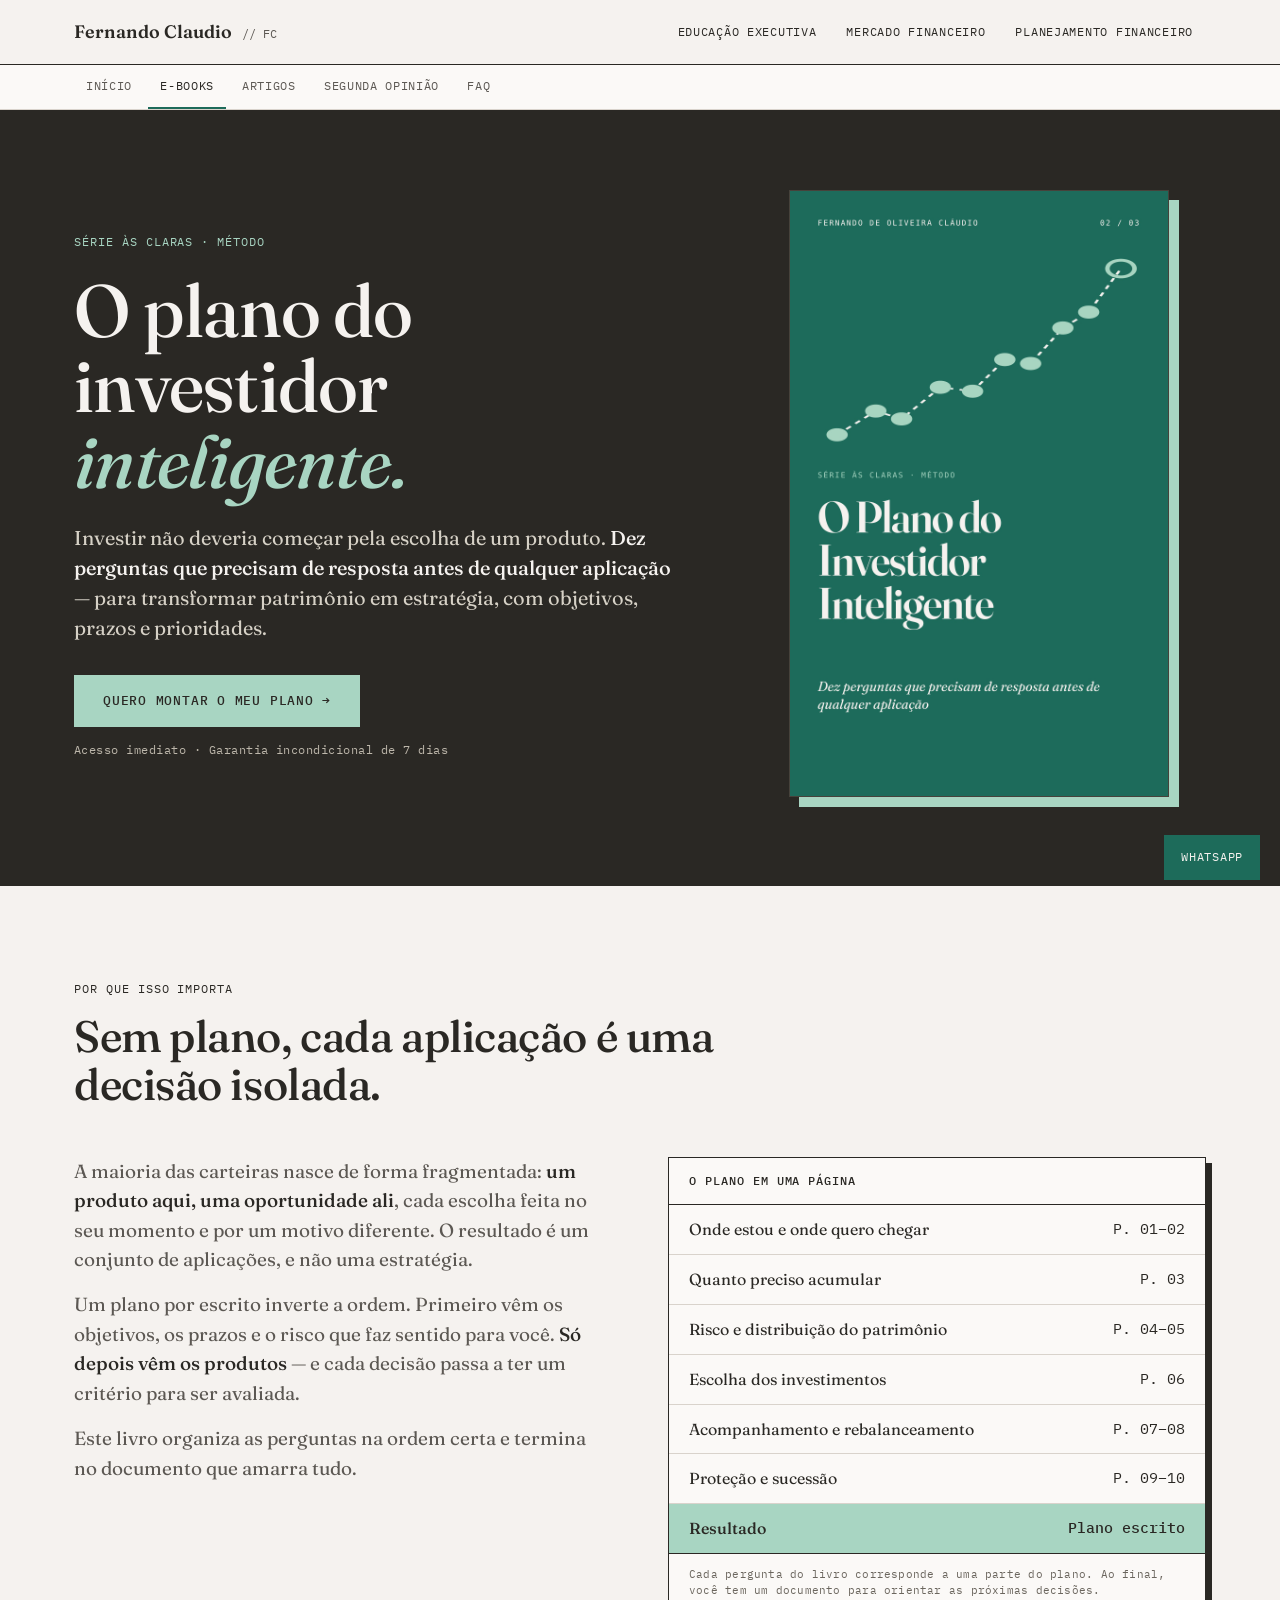
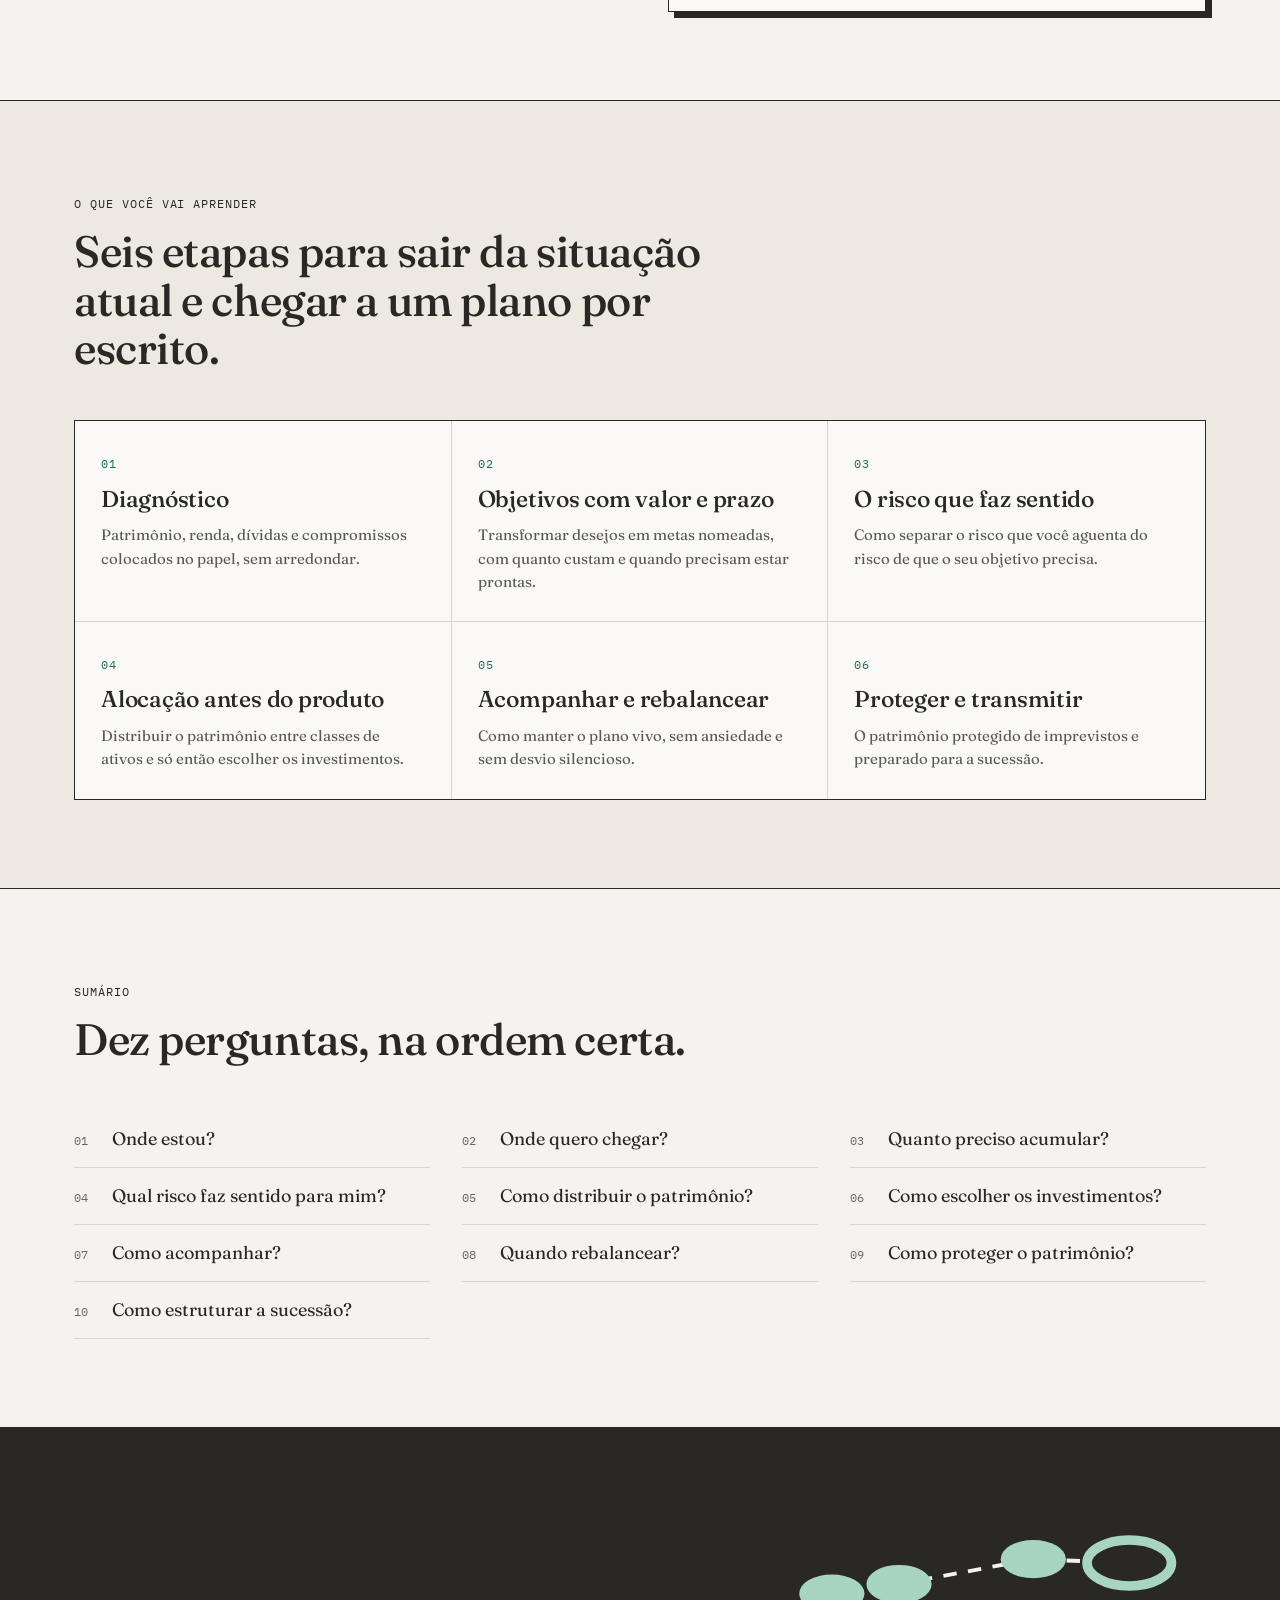
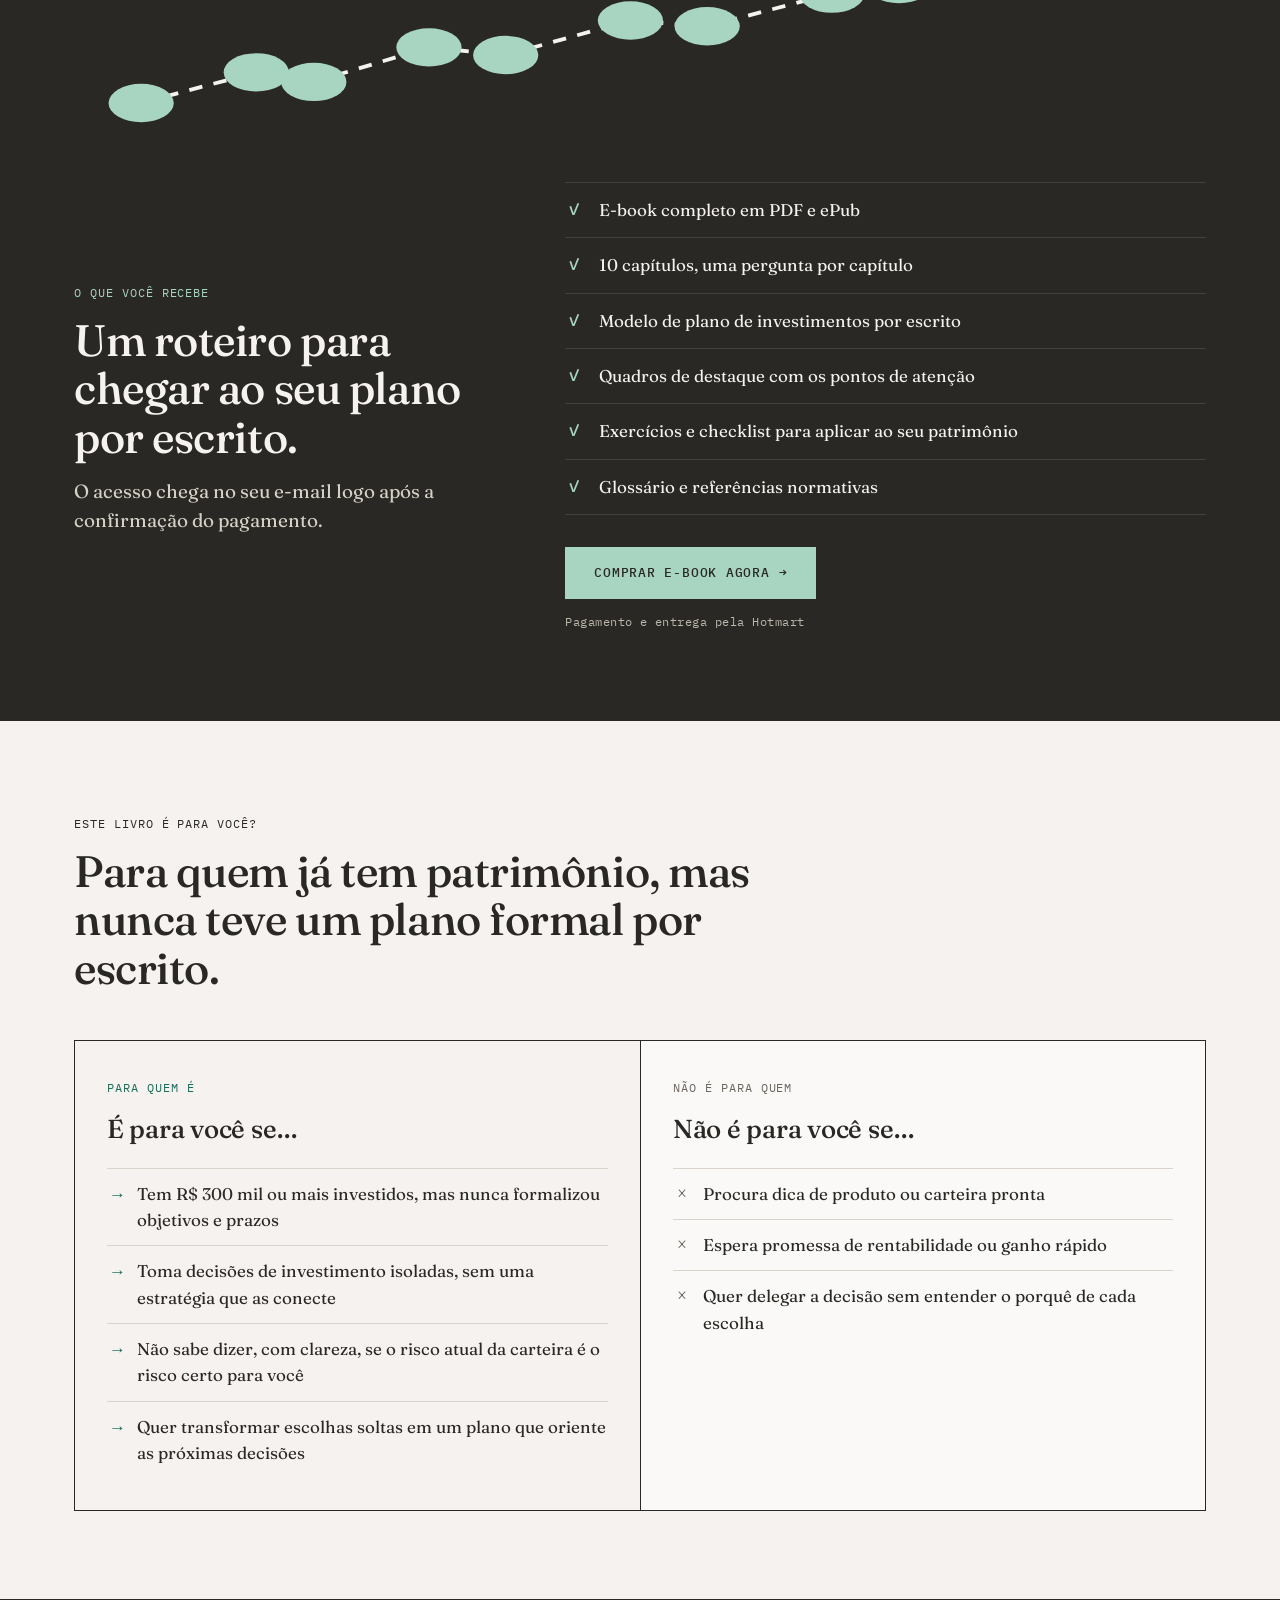
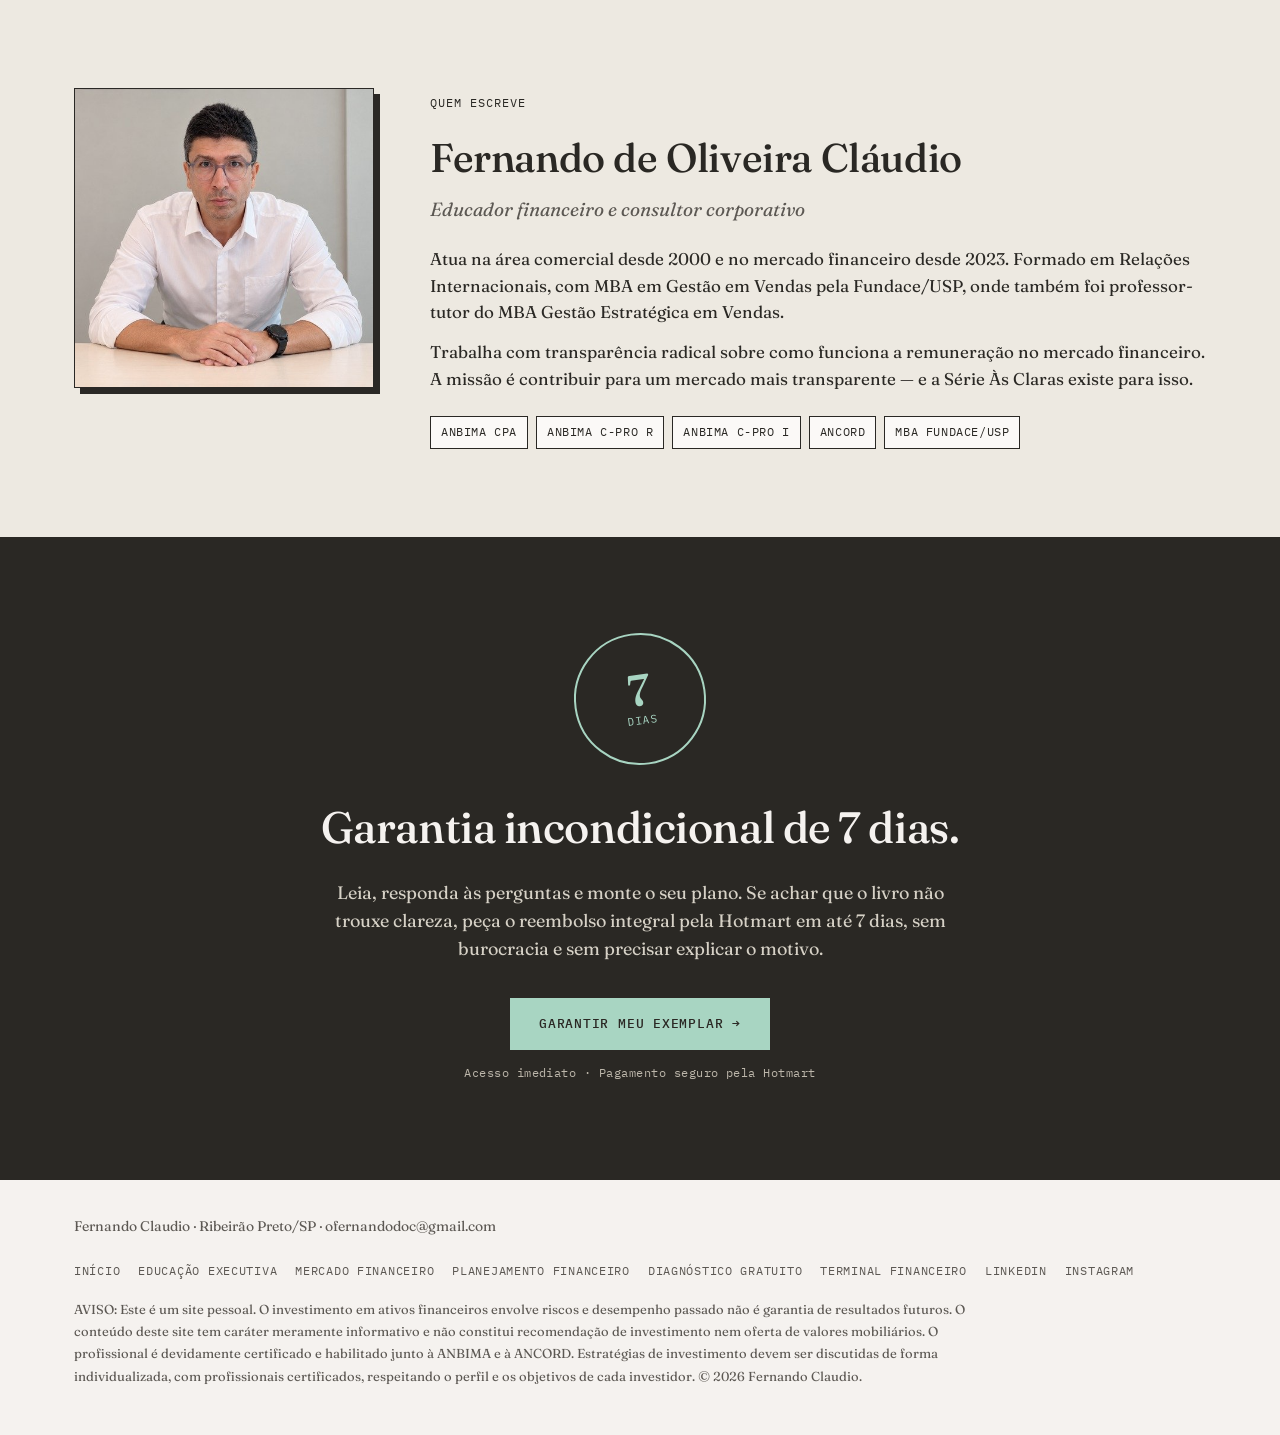
<file: landing-plano-investidor-inteligente.html>
<!DOCTYPE html>
<html lang="pt-BR">
<head>
<meta charset="UTF-8">
<meta name="viewport" content="width=device-width, initial-scale=1">
<title>O Plano do Investidor Inteligente — Série Às Claras | Fernando Cláudio</title>
<meta name="description" content="E-book O Plano do Investidor Inteligente: dez perguntas que precisam de resposta antes de qualquer aplicação, para transformar patrimônio em estratégia com objetivos, prazos e prioridades. Série Às Claras — Método.">
<meta property="og:type" content="product">
<meta property="og:title" content="O Plano do Investidor Inteligente — Série Às Claras">
<meta property="og:description" content="Dez perguntas que precisam de resposta antes de qualquer aplicação.">
<meta property="og:image" content="https://www.fernandoclaudio.com.br/capa-o-plano-do-investidor-inteligente.jpg">
<link rel="canonical" href="https://www.fernandoclaudio.com.br/landing-plano-investidor-inteligente.html">
<link rel="preconnect" href="https://fonts.googleapis.com">
<link rel="preconnect" href="https://fonts.gstatic.com" crossorigin>
<link href="https://fonts.googleapis.com/css2?family=Fraunces:ital,opsz,wght@0,9..144,400;0,9..144,500;0,9..144,600;1,9..144,400&family=IBM+Plex+Mono:wght@400;500&display=swap" rel="stylesheet">
<style>
/* ===== Documento Auditado — tokens oficiais ===== */
:root{
  --bege:#F5F2EF; --papel:#FBF9F7; --caixa:#EDE9E1;
  --tinta:#2A2824; --tinta-2:#5C5853; --muted:#6B665E;
  --linha:#D9D3CC; --linha-escura:#46423B;
  --jade:#1D6B5A; --jade-claro:#A8D5C2;
  --serif:"Fraunces",Georgia,serif;
  --mono:"IBM Plex Mono",ui-monospace,monospace;
  --borda:1px solid #2A2824;
  --sombra-carimbo:6px 6px 0 #2A2824;
  --max:1180px;
}
*{box-sizing:border-box}
html{scroll-behavior:smooth}
body{margin:0;background:var(--bege);color:var(--tinta);font-family:var(--serif);font-size:17px;line-height:1.55;-webkit-font-smoothing:antialiased}
img{display:block;max-width:100%;height:auto}
a{color:inherit}
h1,h2,h3{font-weight:500;letter-spacing:-.01em;margin:0}
p{margin:0}
.wrap{max-width:var(--max);margin:0 auto;padding:0 24px}
.rotulo{font-family:var(--mono);font-size:12px;letter-spacing:.08em;text-transform:uppercase}
:focus-visible{outline:2px solid var(--jade);outline-offset:3px}

/* botões */
.btn{display:inline-flex;align-items:center;justify-content:center;gap:10px;min-height:52px;padding:0 28px;font-family:var(--mono);font-size:13px;font-weight:500;letter-spacing:.06em;text-transform:uppercase;text-decoration:none;border:1px solid var(--tinta);background:var(--tinta);color:var(--bege);cursor:pointer;text-align:center}
.btn:hover{background:var(--jade-claro);color:var(--tinta)}
.btn--claro{background:var(--jade-claro);border-color:var(--jade-claro);color:var(--tinta)}
.btn--claro:hover{background:transparent;color:var(--jade-claro)}
.selo{font-family:var(--mono);font-size:12px;letter-spacing:.04em;color:var(--muted);margin-top:14px}
.escuro .selo{color:#bdb7ab}


/* hero */
.escuro{background:var(--tinta);color:var(--bege)}
.hero{padding:80px 0 88px}
.hero .wrap{display:grid;grid-template-columns:1.15fr .85fr;gap:64px;align-items:center}
.hero .rotulo{color:var(--jade-claro)}
.hero h1{font-size:clamp(42px,6vw,74px);line-height:1.02;margin:20px 0 24px}
.hero h1 em{font-style:italic;color:var(--jade-claro)}
.hero .lead{font-size:20px;line-height:1.5;color:#d6d1c6;max-width:34em;margin-bottom:32px}
.hero .lead strong{color:var(--bege);font-weight:500}
.capa{position:relative;justify-self:center;width:min(100%,380px)}
.capa img{border:1px solid var(--linha-escura);box-shadow:10px 10px 0 var(--jade-claro)}

/* motivo da capa: trajetória pontilhada até o objetivo */
.motivo .trilha{fill:none;stroke:var(--bege);stroke-width:4;stroke-dasharray:14 12}
.motivo .ponto{fill:var(--jade-claro)}
.motivo .alvo{fill:var(--tinta);stroke:var(--jade-claro);stroke-width:10}
.motivo{display:block;width:100%;height:auto}
.motivo .vis{fill:var(--jade-claro)}
.motivo .inv{fill:none;stroke:var(--jade-claro);stroke-width:3;stroke-dasharray:9 7}
.motivo .eixo{stroke:var(--bege);stroke-width:3}

/* seções */
.secao{padding:88px 0;border-top:var(--borda)}
.secao--caixa{background:var(--caixa)}
.cab{max-width:720px;margin-bottom:48px}
.cab h2{font-size:clamp(30px,4vw,44px);line-height:1.1;margin-top:12px}
.cab p{color:var(--tinta-2);font-size:19px;margin-top:16px}

/* problema */
.problema{display:grid;grid-template-columns:1fr 1fr;gap:56px;align-items:start}
.problema p+p{margin-top:16px}
.problema .texto p{font-size:19px;color:var(--tinta-2)}
.problema .texto strong{color:var(--tinta);font-weight:500}
.conta{background:var(--papel);border:var(--borda);box-shadow:var(--sombra-carimbo)}
.conta h3{font-family:var(--mono);font-size:12px;font-weight:500;letter-spacing:.08em;text-transform:uppercase;padding:14px 20px;border-bottom:var(--borda)}
.conta dl{margin:0;display:grid;grid-template-columns:1fr auto}
.conta dt,.conta dd{margin:0;padding:12px 20px;border-bottom:1px solid var(--linha);font-size:16px}
.conta dd{text-align:right;font-family:var(--mono);font-size:15px;white-space:nowrap}
.conta .total dt,.conta .total dd{border-bottom:0;font-weight:500;background:var(--jade-claro)}
.conta .nota{padding:12px 20px;font-family:var(--mono);font-size:11px;letter-spacing:.02em;color:var(--muted);border-top:var(--borda);line-height:1.5}

/* aprender */
.grade{display:grid;grid-template-columns:repeat(3,1fr);gap:0;border:var(--borda);background:var(--papel)}
.item{padding:28px 26px;border-right:1px solid var(--linha);border-bottom:1px solid var(--linha)}
.item:nth-child(3n){border-right:0}
.item:nth-last-child(-n+3){border-bottom:0}
.item .rotulo{color:var(--jade)}
.item h3{font-size:23px;line-height:1.2;margin:10px 0 10px}
.item p{font-size:15px;color:var(--tinta-2)}

/* capítulos */
.capitulos{list-style:none;margin:0;padding:0;display:grid;grid-template-columns:repeat(3,1fr);column-gap:32px}
.capitulos li{display:flex;gap:16px;align-items:baseline;padding:14px 0;border-bottom:1px solid var(--linha);font-size:18px}
.capitulos li span{font-family:var(--mono);font-size:12px;color:var(--muted);min-width:22px}

/* recebe */
.recebe{display:grid;grid-template-columns:.8fr 1.2fr;gap:64px;align-items:center}
.lista{list-style:none;margin:0;padding:0;border-top:var(--borda)}
.lista li{padding:14px 0 14px 34px;border-bottom:1px solid var(--linha);position:relative;font-size:17px}
.lista li::before{content:"\2713";position:absolute;left:4px;top:13px;font-family:var(--mono);color:var(--jade);font-weight:500}
.recebe .acao{margin-top:32px}
.escuro .lista li::before{color:var(--jade-claro)}

/* para quem */
.duas{display:grid;grid-template-columns:1fr 1fr;border:var(--borda)}
.duas>div{padding:32px}
.duas>div+div{border-left:var(--borda);background:var(--papel)}
.duas h3{font-size:26px;margin:10px 0 18px}
.duas ul{list-style:none;margin:0;padding:0}
.duas li{padding:12px 0 12px 30px;border-top:1px solid var(--linha);position:relative}
.duas .sim li::before{content:"\2192";position:absolute;left:2px;color:var(--jade);font-weight:500}
.duas .nao li::before{content:"\00D7";position:absolute;left:4px;color:var(--muted);font-size:20px;line-height:1.2}

/* autor */
.autor{display:grid;grid-template-columns:300px 1fr;gap:56px;align-items:start}
.autor img{border:var(--borda);box-shadow:var(--sombra-carimbo);filter:grayscale(.15)}
.autor h2{font-size:clamp(30px,4vw,40px);margin:12px 0 6px}
.autor .cargo{font-style:italic;color:var(--tinta-2);font-size:19px;margin-bottom:22px}
.autor p+p{margin-top:14px}
.credenciais{margin-top:24px;display:flex;flex-wrap:wrap;gap:8px}
.credenciais span{font-family:var(--mono);font-size:12px;letter-spacing:.05em;text-transform:uppercase;border:var(--borda);padding:6px 10px;background:var(--papel)}

/* garantia */
.garantia{padding:96px 0;text-align:center}
.garantia .carimbo{padding:0;display:inline-flex;flex-direction:column;align-items:center;justify-content:center;width:132px;height:132px;border:2px solid var(--jade-claro);border-radius:50%;font-family:var(--mono);color:var(--jade-claro);text-transform:uppercase;letter-spacing:.08em;font-size:11px;margin-bottom:28px;transform:rotate(-8deg)}
.garantia .carimbo b{font-family:var(--serif);font-size:44px;font-weight:500;letter-spacing:0;line-height:1}
.garantia h2{font-size:clamp(30px,4vw,44px);max-width:16em;margin:0 auto 18px}
.garantia p.txt{max-width:36em;margin:0 auto 36px;color:#d6d1c6;font-size:18px}


@media (max-width:960px){
  .hero .wrap,.problema,.recebe,.autor{grid-template-columns:1fr;gap:40px}
  .capa{order:-1;width:min(70%,300px)}
  .grade{grid-template-columns:1fr 1fr}
  .item:nth-child(3n){border-right:1px solid var(--linha)}
  .item:nth-child(2n){border-right:0}
  .item:nth-last-child(-n+3){border-bottom:1px solid var(--linha)}
  .item:nth-last-child(-n+2){border-bottom:0}
  .capitulos{grid-template-columns:1fr 1fr}
  .autor img{max-width:280px}
}
@media (max-width:640px){
  body{font-size:16px}
  .hero{padding:48px 0 56px}
  .hero .lead{font-size:18px}
  .secao{padding:64px 0}
  .grade,.capitulos,.duas{grid-template-columns:1fr}
  .item{border-right:0 !important;border-bottom:1px solid var(--linha) !important}
  .item:last-child{border-bottom:0 !important}
  .duas>div{padding:24px}
  .duas>div+div{border-left:0;border-top:var(--borda)}
  .btn{width:100%}
}
@media (prefers-reduced-motion:reduce){html{scroll-behavior:auto}}

/* ===== Topo, subnavegação, rodapé e WhatsApp (padrão do site) ===== */
.topo{border-bottom:1px solid var(--tinta);background:var(--bege);position:sticky;top:0;z-index:20}
.topo .wrap{display:flex;align-items:center;justify-content:space-between;height:64px;gap:16px}
.marca{font-weight:600;text-decoration:none;font-size:18px;white-space:nowrap}
.marca span{font-family:var(--mono);font-size:12px;font-weight:400;color:var(--tinta-2);margin-left:6px}
.topo nav{display:flex;gap:4px}
.topo nav a{font-family:var(--mono);font-size:12px;text-transform:uppercase;letter-spacing:.06em;text-decoration:none;padding:8px 12px;border:1px solid transparent}
.topo nav a:hover{border-color:var(--tinta)}
.subnav{border-bottom:1px solid var(--linha);background:var(--papel)}
.subnav .wrap{display:flex;gap:4px;overflow-x:auto;scrollbar-width:none}
.subnav .wrap::-webkit-scrollbar{display:none}
.subnav a{font-family:var(--mono);font-size:11.5px;text-transform:uppercase;letter-spacing:.06em;text-decoration:none;padding:12px 12px;white-space:nowrap;color:var(--tinta-2);border-bottom:2px solid transparent}
.subnav a:hover{color:var(--tinta);border-bottom-color:var(--jade)}
.subnav a[aria-current]{color:var(--tinta);border-bottom-color:var(--jade)}
footer{border-top:1px solid var(--tinta);padding:36px 0 48px;font-size:14px;color:var(--tinta-2)}
footer .linha{display:flex;justify-content:space-between;gap:24px;flex-wrap:wrap;margin-bottom:18px}
footer nav{display:flex;gap:18px;flex-wrap:wrap}
footer nav a{text-decoration:none;font-family:var(--mono);font-size:12px;text-transform:uppercase;letter-spacing:.06em}
footer nav a:hover{color:var(--jade)}
footer .aviso{font-size:13px;line-height:1.7;max-width:900px;margin:0}
.wa{position:fixed;right:20px;bottom:20px;z-index:30;font-family:var(--mono);font-size:12px;text-transform:uppercase;letter-spacing:.06em;background:var(--jade);color:var(--bege);text-decoration:none;padding:12px 16px;border:1px solid var(--jade)}
.wa:hover{background:var(--tinta);border-color:var(--tinta)}
@media (max-width:1024px){.subnav .wrap{-webkit-mask-image:linear-gradient(90deg,#000 85%,transparent);mask-image:linear-gradient(90deg,#000 85%,transparent);padding-right:48px}}
@media (max-width:1024px), (pointer:coarse){
  .topo nav a,.marca{min-height:44px;display:inline-flex;align-items:center}
  .subnav a{min-height:44px;display:inline-flex;align-items:center}
  footer nav a{min-height:44px;display:inline-flex;align-items:center}
}
@media (max-width:720px){
  .topo{position:static}
  .topo .wrap{height:auto;flex-direction:column;align-items:flex-start;padding-top:12px;padding-bottom:10px;gap:8px}
  .topo nav{flex-wrap:wrap}
  .topo nav a{padding:0 10px;font-size:11px;border-color:var(--linha)}
  .wa{right:12px;bottom:12px;padding:10px 12px}
}
</style>
</head>
<body>

<header class="topo">
  <div class="wrap">
    <a class="marca" href="index.html">Fernando Claudio <span>// FC</span></a>
    <nav aria-label="Áreas">
      <a href="educacao-executiva.html">Educação Executiva</a>
      <a href="mercado-financeiro.html">Mercado Financeiro</a>
      <a href="planejamento-financeiro.html">Planejamento Financeiro</a>
    </nav>
  </div>
</header>
<nav class="subnav" aria-label="Conteúdo">
  <div class="wrap">
    <a href="index.html">Início</a>
    <a href="ebooks.html" aria-current="page">E-books</a>
    <a href="artigos.html">Artigos</a>
    <a href="planejamento-financeiro.html#segunda-opiniao">Segunda opinião</a>
    <a href="planejamento-financeiro.html#faq">FAQ</a>
  </div>
</nav>

<!-- ============ HERO ============ -->
<section class="hero escuro">
  <div class="wrap">
    <div>
      <span class="rotulo">Série Às Claras · Método</span>
      <h1>O plano do investidor <em>inteligente.</em></h1>
      <p class="lead">Investir não deveria começar pela escolha de um produto. <strong>Dez perguntas que precisam de resposta antes de qualquer aplicação</strong> — para transformar patrimônio em estratégia, com objetivos, prazos e prioridades.</p>
      <a class="btn btn--claro js-compra" href="#" rel="noopener">Quero montar o meu plano &#8594;</a>
      <p class="selo">Acesso imediato · Garantia incondicional de 7 dias</p>
    </div>
    <div class="capa">
      <img src="capa-o-plano-do-investidor-inteligente.jpg" width="640" height="1024" alt="Capa do e-book O Plano do Investidor Inteligente, Série Às Claras, de Fernando de Oliveira Cláudio">
    </div>
  </div>
</section>

<!-- ============ O PROBLEMA ============ -->
<section class="secao">
  <div class="wrap">
    <div class="cab">
      <span class="rotulo">Por que isso importa</span>
      <h2>Sem plano, cada aplicação é uma decisão isolada.</h2>
    </div>
    <div class="problema">
      <div class="texto">
        <p>A maioria das carteiras nasce de forma fragmentada: <strong>um produto aqui, uma oportunidade ali</strong>, cada escolha feita no seu momento e por um motivo diferente. O resultado é um conjunto de aplicações, e não uma estratégia.</p>
        <p>Um plano por escrito inverte a ordem. Primeiro vêm os objetivos, os prazos e o risco que faz sentido para você. <strong>Só depois vêm os produtos</strong> — e cada decisão passa a ter um critério para ser avaliada.</p>
        <p>Este livro organiza as perguntas na ordem certa e termina no documento que amarra tudo.</p>
      </div>
      <div class="conta" aria-label="O que o plano responde">
        <h3>O plano em uma página</h3>
        <dl>
          <dt>Onde estou e onde quero chegar</dt><dd>P. 01–02</dd>
          <dt>Quanto preciso acumular</dt><dd>P. 03</dd>
          <dt>Risco e distribuição do patrimônio</dt><dd>P. 04–05</dd>
          <dt>Escolha dos investimentos</dt><dd>P. 06</dd>
          <dt>Acompanhamento e rebalanceamento</dt><dd>P. 07–08</dd>
          <dt>Proteção e sucessão</dt><dd>P. 09–10</dd>
          <div class="total" style="display:contents"><dt>Resultado</dt><dd>Plano escrito</dd></div>
        </dl>
        <p class="nota">Cada pergunta do livro corresponde a uma parte do plano. Ao final, você tem um documento para orientar as próximas decisões.</p>
      </div>
    </div>
  </div>
</section>

<!-- ============ O QUE VOCÊ VAI APRENDER ============ -->
<section class="secao secao--caixa">
  <div class="wrap">
    <div class="cab">
      <span class="rotulo">O que você vai aprender</span>
      <h2>Seis etapas para sair da situação atual e chegar a um plano por escrito.</h2>
    </div>
    <div class="grade">
      <div class="item"><span class="rotulo">01</span><h3>Diagnóstico</h3><p>Patrimônio, renda, dívidas e compromissos colocados no papel, sem arredondar.</p></div>
      <div class="item"><span class="rotulo">02</span><h3>Objetivos com valor e prazo</h3><p>Transformar desejos em metas nomeadas, com quanto custam e quando precisam estar prontas.</p></div>
      <div class="item"><span class="rotulo">03</span><h3>O risco que faz sentido</h3><p>Como separar o risco que você aguenta do risco de que o seu objetivo precisa.</p></div>
      <div class="item"><span class="rotulo">04</span><h3>Alocação antes do produto</h3><p>Distribuir o patrimônio entre classes de ativos e só então escolher os investimentos.</p></div>
      <div class="item"><span class="rotulo">05</span><h3>Acompanhar e rebalancear</h3><p>Como manter o plano vivo, sem ansiedade e sem desvio silencioso.</p></div>
      <div class="item"><span class="rotulo">06</span><h3>Proteger e transmitir</h3><p>O patrimônio protegido de imprevistos e preparado para a sucessão.</p></div>
    </div>
  </div>
</section>

<!-- ============ CAPÍTULOS ============ -->
<section class="secao">
  <div class="wrap">
    <div class="cab">
      <span class="rotulo">Sumário</span>
      <h2>Dez perguntas, na ordem certa.</h2>
    </div>
    <ol class="capitulos">
      <li><span>01</span>Onde estou?</li>
      <li><span>02</span>Onde quero chegar?</li>
      <li><span>03</span>Quanto preciso acumular?</li>
      <li><span>04</span>Qual risco faz sentido para mim?</li>
      <li><span>05</span>Como distribuir o patrimônio?</li>
      <li><span>06</span>Como escolher os investimentos?</li>
      <li><span>07</span>Como acompanhar?</li>
      <li><span>08</span>Quando rebalancear?</li>
      <li><span>09</span>Como proteger o patrimônio?</li>
      <li><span>10</span>Como estruturar a sucessão?</li>
    </ol>
  </div>
</section>

<!-- ============ O QUE VOCÊ RECEBE ============ -->
<section class="secao escuro" style="border-top:0">
  <div class="wrap">
    <svg class="motivo" viewBox="0 0 1180 220" aria-hidden="true" style="margin-bottom:56px">
      <g transform="translate(0,28)">
      <polyline class="trilha" points="70,168 190,136 250,146 370,110 450,118 580,82 660,88 790,54 860,44 1000,18 1100,22"/>
      <ellipse class="ponto" cx="70" cy="168" rx="34" ry="20"/>
      <ellipse class="ponto" cx="190" cy="136" rx="34" ry="20"/>
      <ellipse class="ponto" cx="250" cy="146" rx="34" ry="20"/>
      <ellipse class="ponto" cx="370" cy="110" rx="34" ry="20"/>
      <ellipse class="ponto" cx="450" cy="118" rx="34" ry="20"/>
      <ellipse class="ponto" cx="580" cy="82" rx="34" ry="20"/>
      <ellipse class="ponto" cx="660" cy="88" rx="34" ry="20"/>
      <ellipse class="ponto" cx="790" cy="54" rx="34" ry="20"/>
      <ellipse class="ponto" cx="860" cy="44" rx="34" ry="20"/>
      <ellipse class="ponto" cx="1000" cy="18" rx="34" ry="20"/>
      <ellipse class="alvo" cx="1100" cy="22" rx="44" ry="24"/>
    </g>
    </svg>
    <div class="recebe">
      <div class="cab" style="margin:0">
        <span class="rotulo" style="color:var(--jade-claro)">O que você recebe</span>
        <h2>Um roteiro para chegar ao seu plano por escrito.</h2>
        <p style="color:#d6d1c6">O acesso chega no seu e-mail logo após a confirmação do pagamento.</p>
      </div>
      <div>
        <ul class="lista" style="border-color:var(--linha-escura)">
          <li style="border-color:var(--linha-escura)">E-book completo em PDF e ePub</li>
          <li style="border-color:var(--linha-escura)">10 capítulos, uma pergunta por capítulo</li>
          <li style="border-color:var(--linha-escura)">Modelo de plano de investimentos por escrito</li>
          <li style="border-color:var(--linha-escura)">Quadros de destaque com os pontos de atenção</li>
          <li style="border-color:var(--linha-escura)">Exercícios e checklist para aplicar ao seu patrimônio</li>
          <li style="border-color:var(--linha-escura)">Glossário e referências normativas</li>
        </ul>
        <div class="acao">
          <a class="btn btn--claro js-compra" href="#" rel="noopener">Comprar e-book agora &#8594;</a>
          <p class="selo">Pagamento e entrega pela Hotmart</p>
        </div>
      </div>
    </div>
  </div>
</section>

<!-- ============ PARA QUEM ============ -->
<section class="secao">
  <div class="wrap">
    <div class="cab">
      <span class="rotulo">Este livro é para você?</span>
      <h2>Para quem já tem patrimônio, mas nunca teve um plano formal por escrito.</h2>
    </div>
    <div class="duas">
      <div class="sim">
        <span class="rotulo" style="color:var(--jade)">Para quem é</span>
        <h3>É para você se…</h3>
        <ul>
          <li>Tem R$ 300 mil ou mais investidos, mas nunca formalizou objetivos e prazos</li>
          <li>Toma decisões de investimento isoladas, sem uma estratégia que as conecte</li>
          <li>Não sabe dizer, com clareza, se o risco atual da carteira é o risco certo para você</li>
          <li>Quer transformar escolhas soltas em um plano que oriente as próximas decisões</li>
        </ul>
      </div>
      <div class="nao">
        <span class="rotulo" style="color:var(--muted)">Não é para quem</span>
        <h3>Não é para você se…</h3>
        <ul>
          <li>Procura dica de produto ou carteira pronta</li>
          <li>Espera promessa de rentabilidade ou ganho rápido</li>
          <li>Quer delegar a decisão sem entender o porquê de cada escolha</li>
        </ul>
      </div>
    </div>
  </div>
</section>

<!-- ============ AUTOR ============ -->
<section class="secao secao--caixa">
  <div class="wrap autor">
    <img src="fernando-claudio.jpg" width="500" height="500" alt="Fernando de Oliveira Cláudio">
    <div>
      <span class="rotulo">Quem escreve</span>
      <h2>Fernando de Oliveira Cláudio</h2>
      <p class="cargo">Educador financeiro e consultor corporativo</p>
      <p>Atua na área comercial desde 2000 e no mercado financeiro desde 2023. Formado em Relações Internacionais, com MBA em Gestão em Vendas pela Fundace/USP, onde também foi professor-tutor do MBA Gestão Estratégica em Vendas.</p>
      <p>Trabalha com transparência radical sobre como funciona a remuneração no mercado financeiro. A missão é contribuir para um mercado mais transparente — e a Série Às Claras existe para isso.</p>
      <div class="credenciais">
        <span>ANBIMA CPA</span><span>ANBIMA C-PRO R</span><span>ANBIMA C-PRO I</span><span>ANCORD</span><span>MBA Fundace/USP</span>
      </div>
    </div>
  </div>
</section>

<!-- ============ GARANTIA ============ -->
<section class="garantia escuro">
  <div class="wrap">
    <div class="carimbo" aria-hidden="true"><b>7</b>dias</div>
    <h2>Garantia incondicional de 7 dias.</h2>
    <p class="txt">Leia, responda às perguntas e monte o seu plano. Se achar que o livro não trouxe clareza, peça o reembolso integral pela Hotmart em até 7 dias, sem burocracia e sem precisar explicar o motivo.</p>
    <a class="btn btn--claro js-compra" href="#" rel="noopener">Garantir meu exemplar &#8594;</a>
    <p class="selo">Acesso imediato · Pagamento seguro pela Hotmart</p>
  </div>
</section>

<footer>
  <div class="wrap">
    <div class="linha">
      <span>Fernando Claudio · Ribeirão Preto/SP · ofernandodoc@gmail.com</span>
      <nav aria-label="Rodapé">
        <a href="index.html">Início</a>
        <a href="educacao-executiva.html">Educação Executiva</a>
        <a href="mercado-financeiro.html">Mercado Financeiro</a>
        <a href="planejamento-financeiro.html">Planejamento Financeiro</a>
        <a href="https://calendly.com/soufernando/30min" target="_blank" rel="noopener">Diagnóstico gratuito</a>
        <a href="https://fernando-doc.streamlit.app/" target="_blank" rel="noopener">Terminal financeiro</a>
        <a href="https://www.linkedin.com/in/fernandodoc/" target="_blank" rel="noopener">LinkedIn</a>
        <a href="https://instagram.com/ofernandodoc" target="_blank" rel="noopener">Instagram</a>
      </nav>
    </div>
    <p class="aviso">AVISO: Este é um site pessoal. O investimento em ativos financeiros envolve riscos e desempenho passado não é garantia de resultados futuros. O conteúdo deste site tem caráter meramente informativo e não constitui recomendação de investimento nem oferta de valores mobiliários. O profissional é devidamente certificado e habilitado junto à ANBIMA e à ANCORD. Estratégias de investimento devem ser discutidas de forma individualizada, com profissionais certificados, respeitando o perfil e os objetivos de cada investidor. © 2026 Fernando Claudio.</p>
  </div>
</footer>

<a class="wa" href="https://api.whatsapp.com/send/?phone=5516981180180&amp;text=Quero+entender+melhor+o+modelo+fee+based.&amp;type=phone_number&amp;app_absent=0" target="_blank" rel="noopener" aria-label="Falar no WhatsApp">WhatsApp</a>

<script>
// ================================================================
// CHECKOUT — cole aqui o link de compra da Hotmart quando o e-book
// estiver à venda. Enquanto estiver vazio, os botões viram
// "Avise-me no lançamento" e abrem o WhatsApp.
// ================================================================
var CHECKOUT_URL = 'https://pay.hotmart.com/S108482649Y';

(function(){
  var botoes = document.querySelectorAll('.js-compra');
  if(!CHECKOUT_URL){
    var wa = 'https://api.whatsapp.com/send/?phone=5516981180180&text=' +
      encodeURIComponent('Olá, Fernando. Quero ser avisado do lançamento do e-book O Plano do Investidor Inteligente.');
    botoes.forEach(function(a){ a.href = wa; a.target = '_blank'; a.textContent = 'Avise-me no lançamento \u2192'; });
    document.querySelectorAll('.selo').forEach(function(s){ s.textContent = 'Em breve na Hotmart'; });
    return;
  }
  // Repassa as UTMs da página para o checkout da Hotmart (src e sck são os parâmetros de origem da Hotmart).
  var p = new URLSearchParams(location.search);
  var src = p.get('utm_source') || p.get('src');
  var sck = [p.get('utm_medium'), p.get('utm_campaign')].filter(Boolean).join('_') || p.get('sck');
  botoes.forEach(function(a){
    var u = new URL(CHECKOUT_URL);
    p.forEach(function(v, k){ if(k.indexOf('utm_') === 0) u.searchParams.set(k, v); });
    if(src) u.searchParams.set('src', src);
    if(sck) u.searchParams.set('sck', sck);
    a.href = u.toString();
  });
})();
</script>
</body>
</html>
</file>
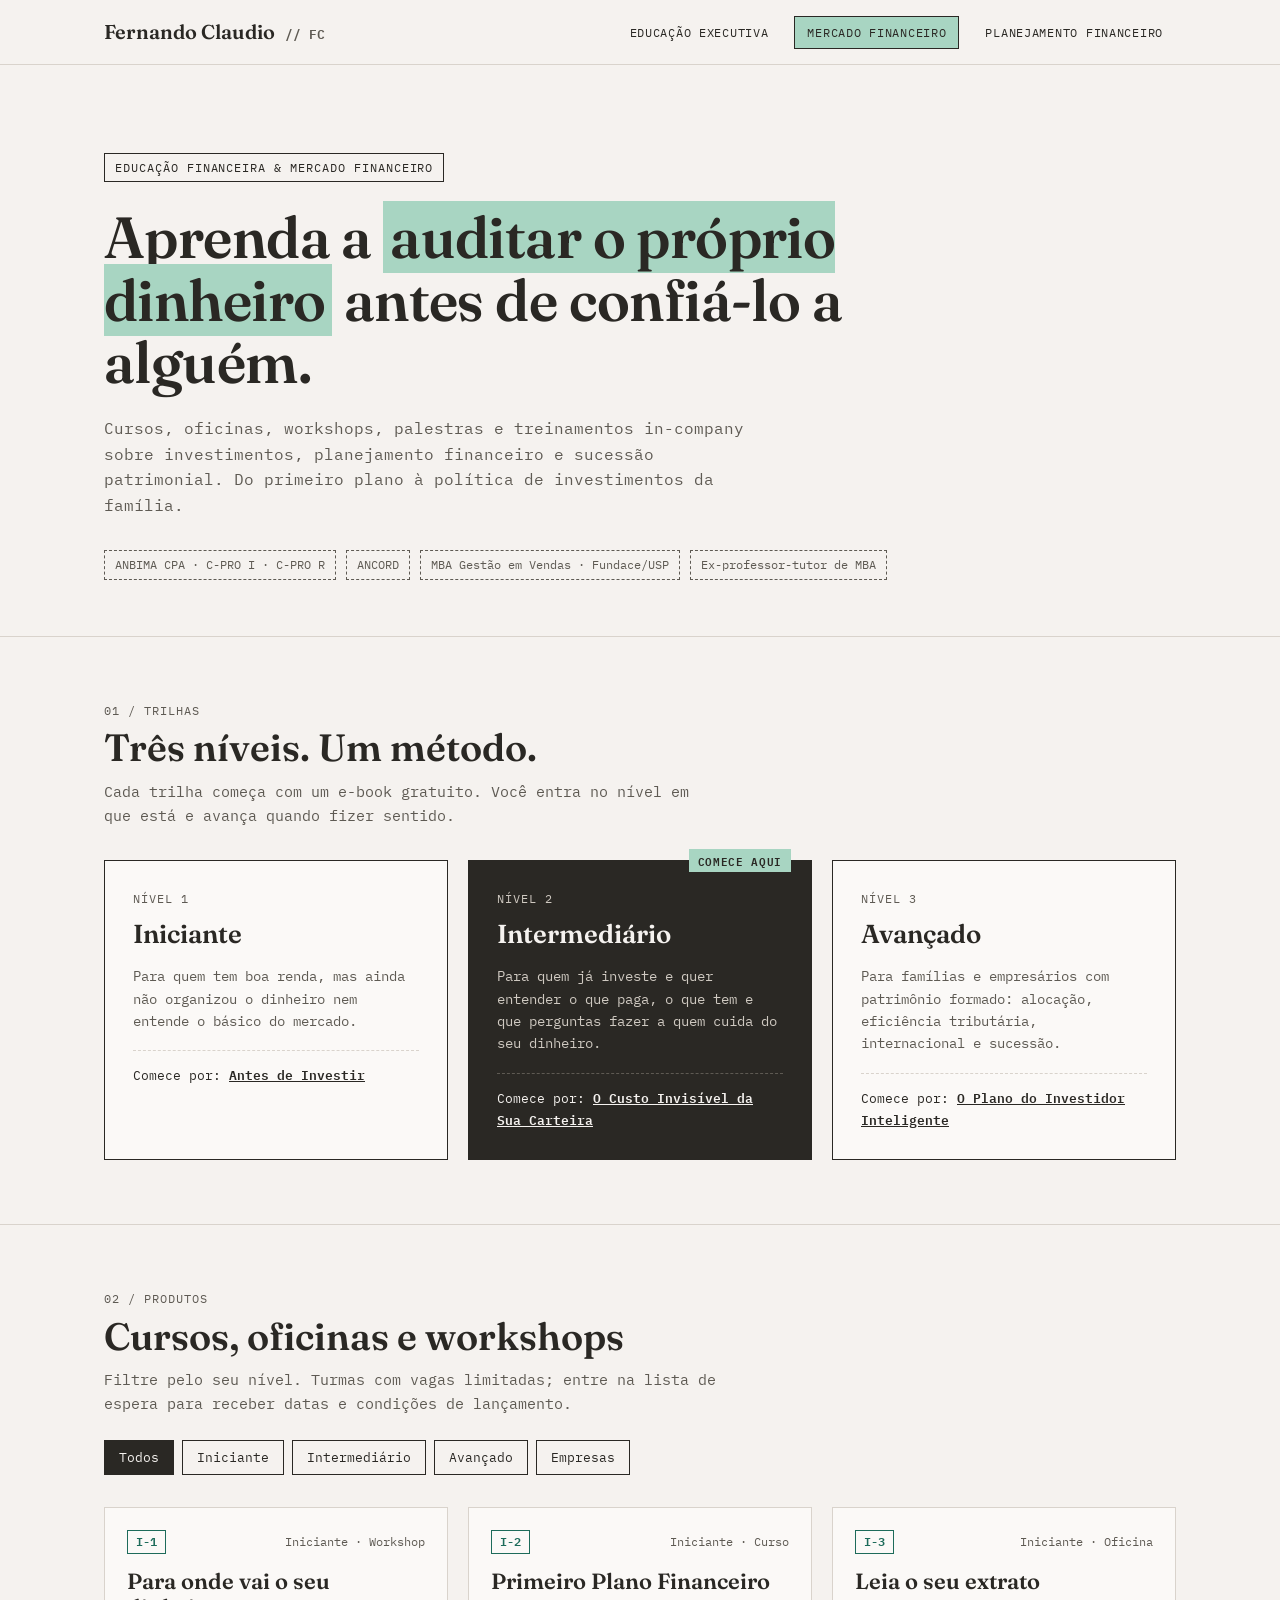
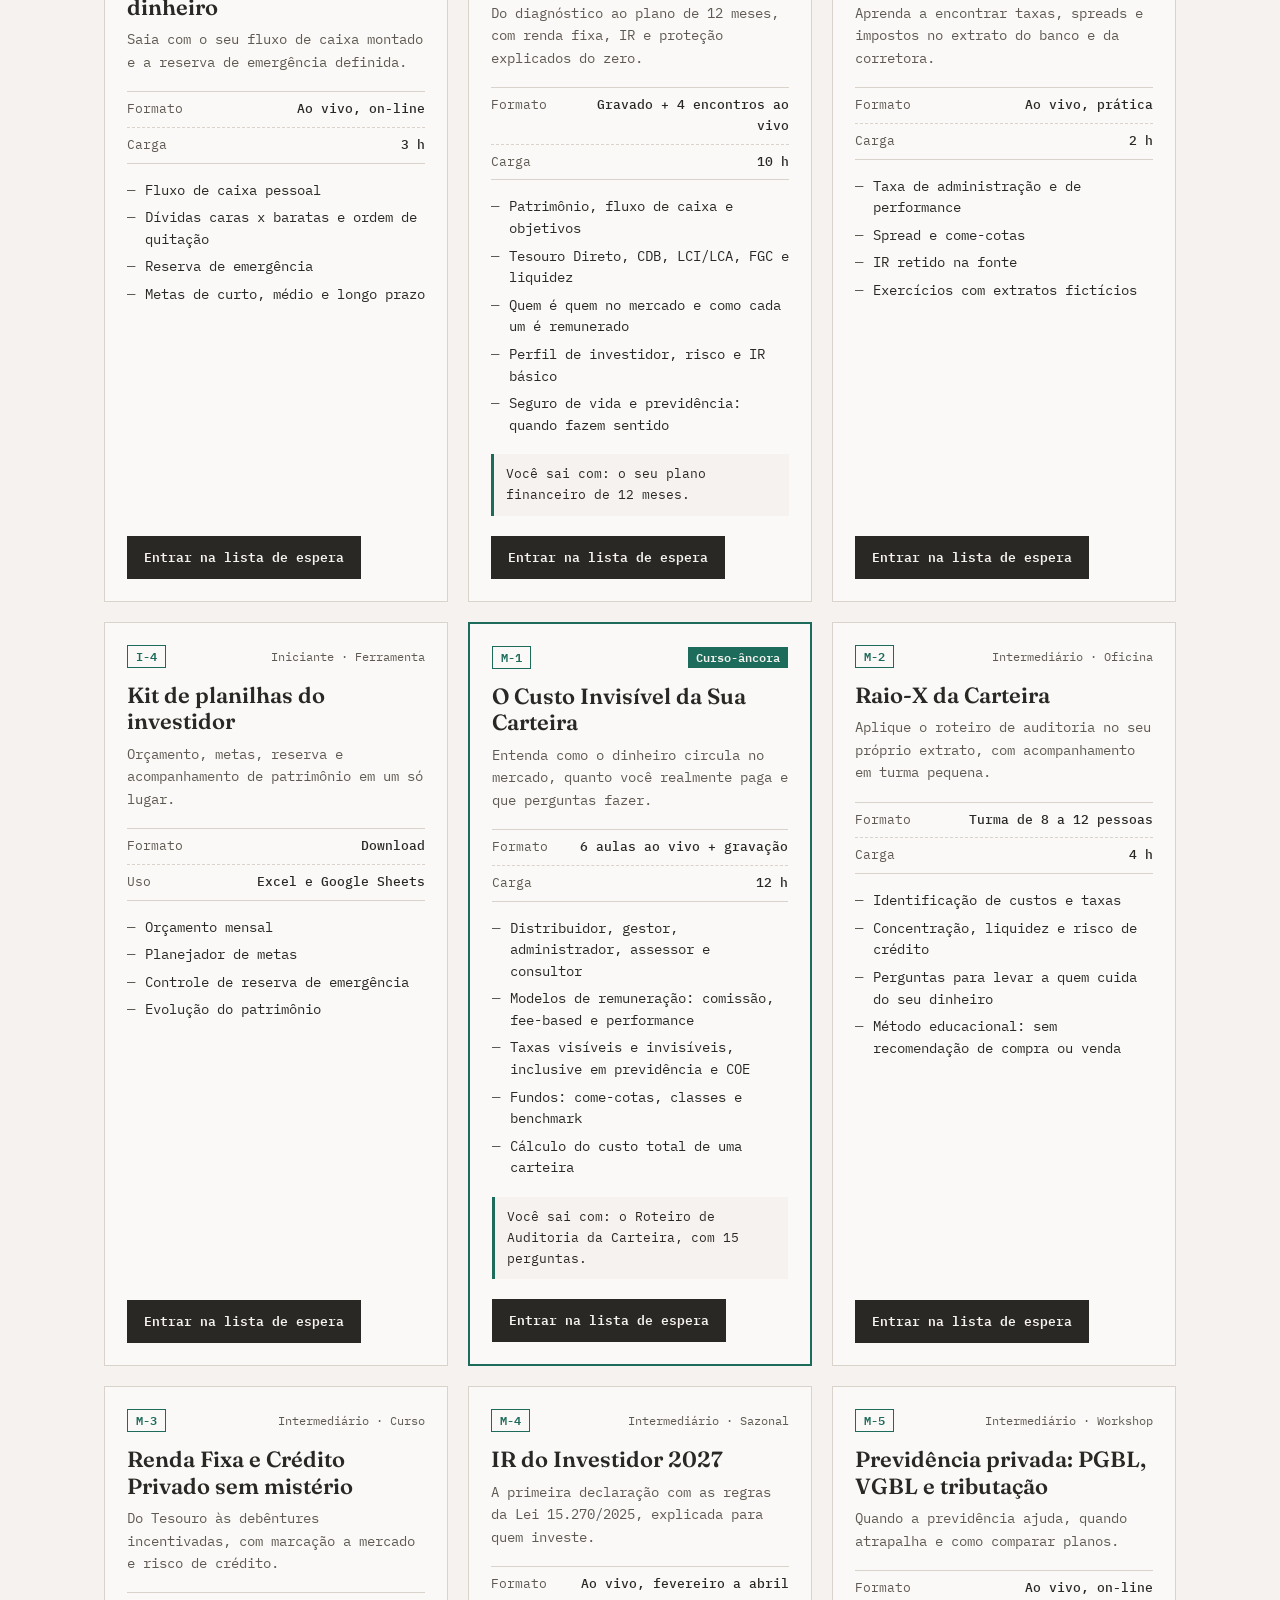
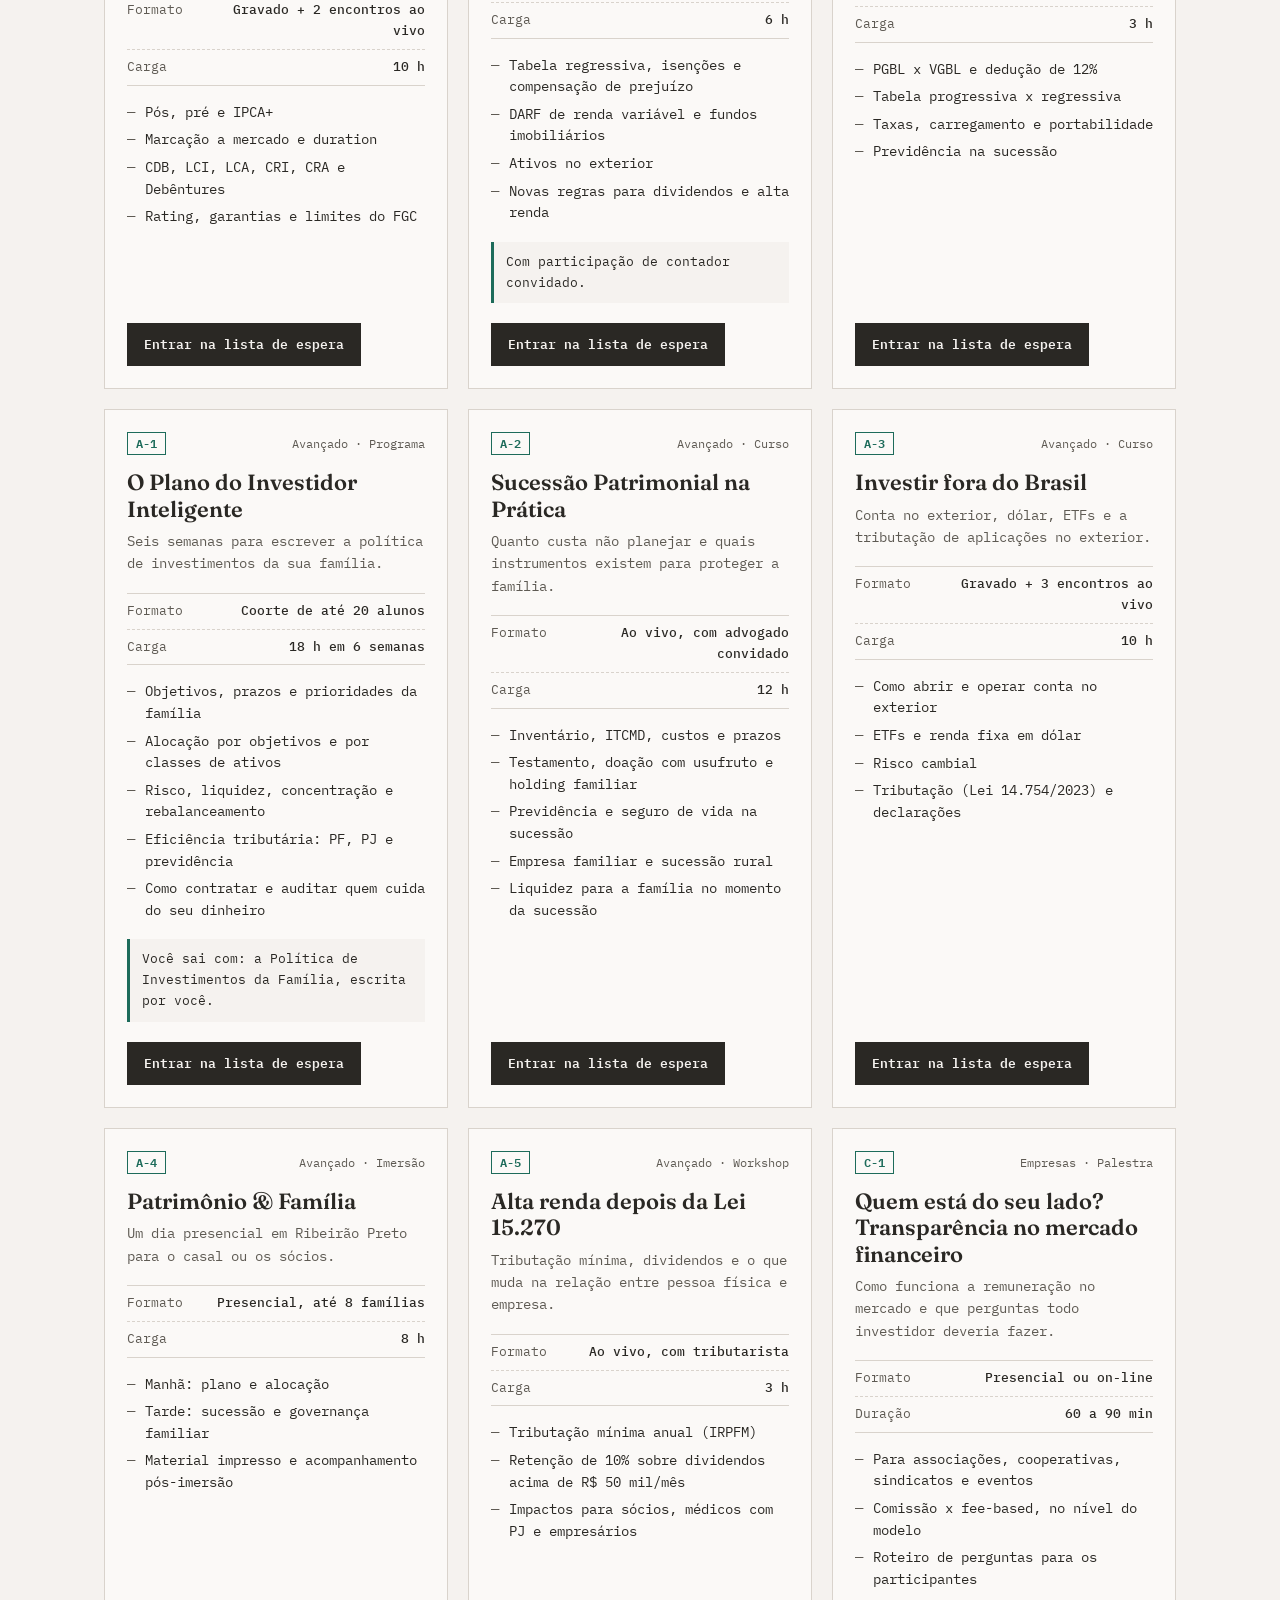
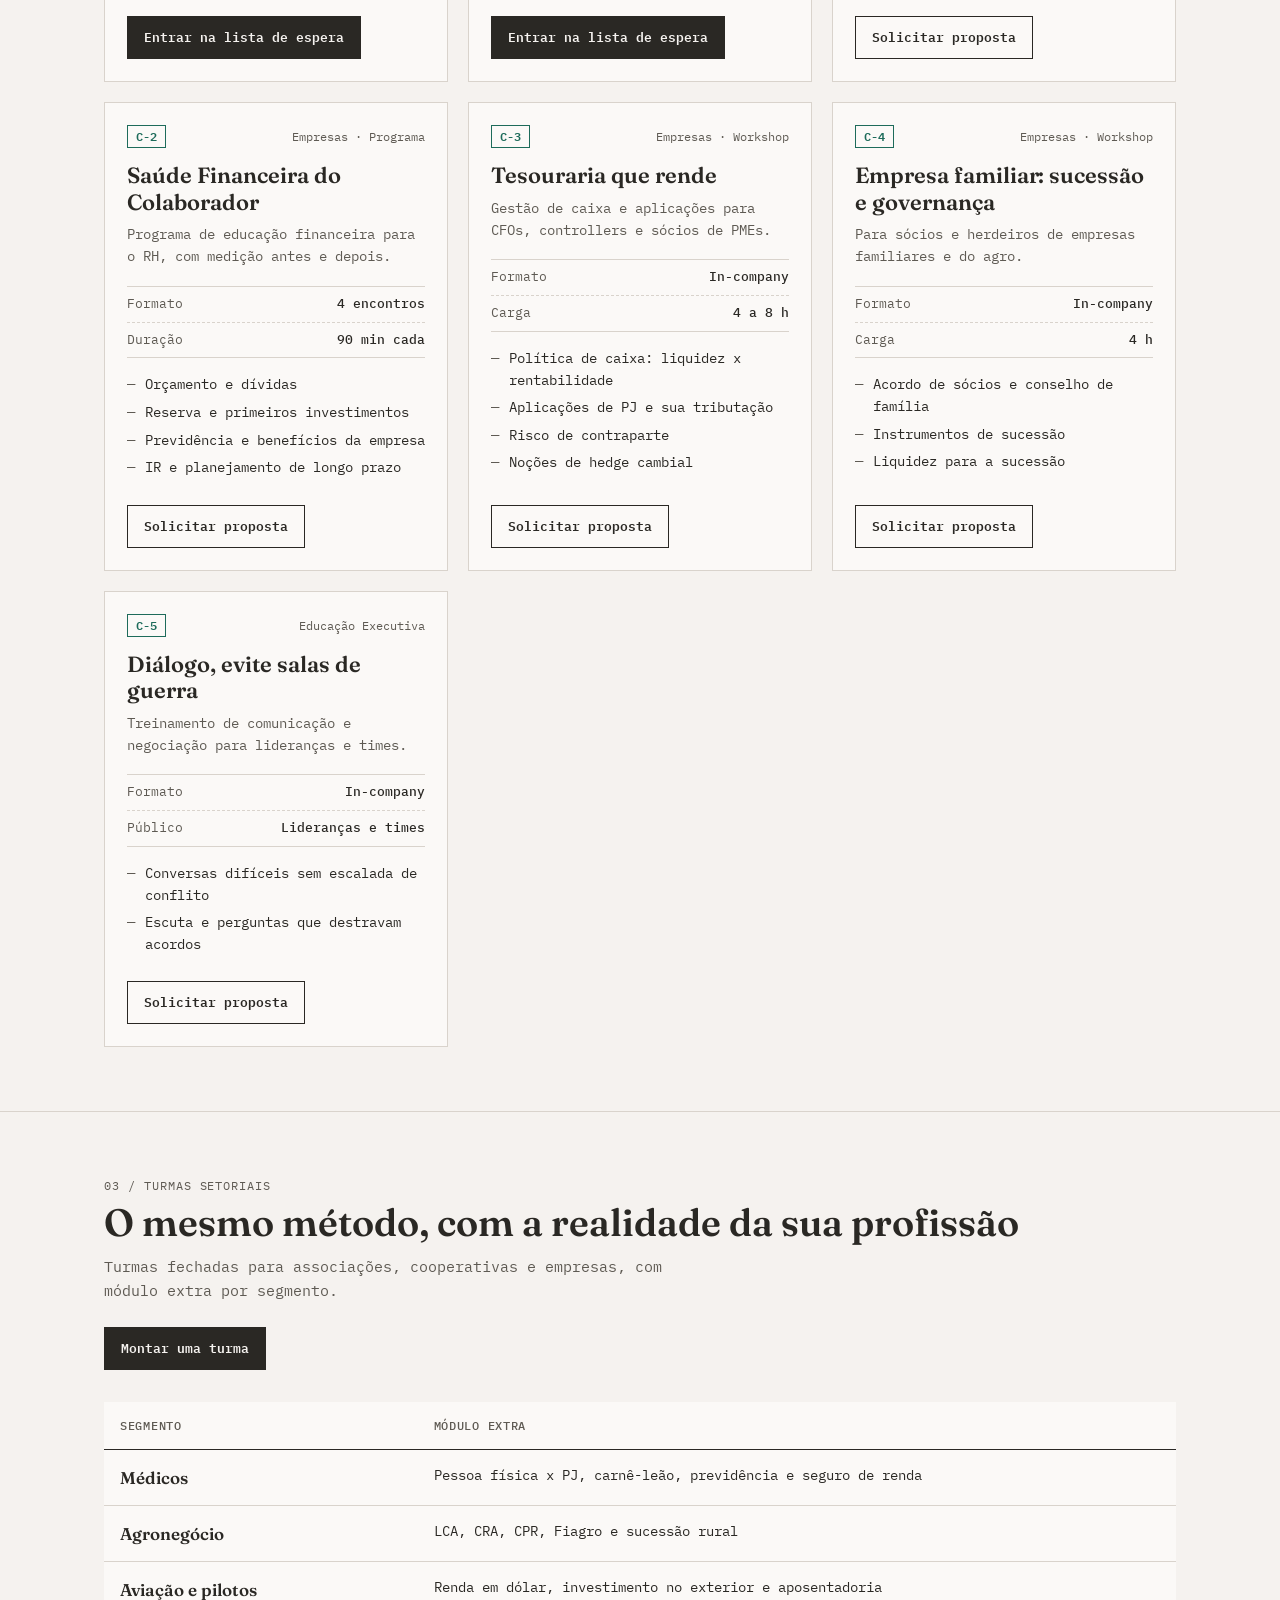
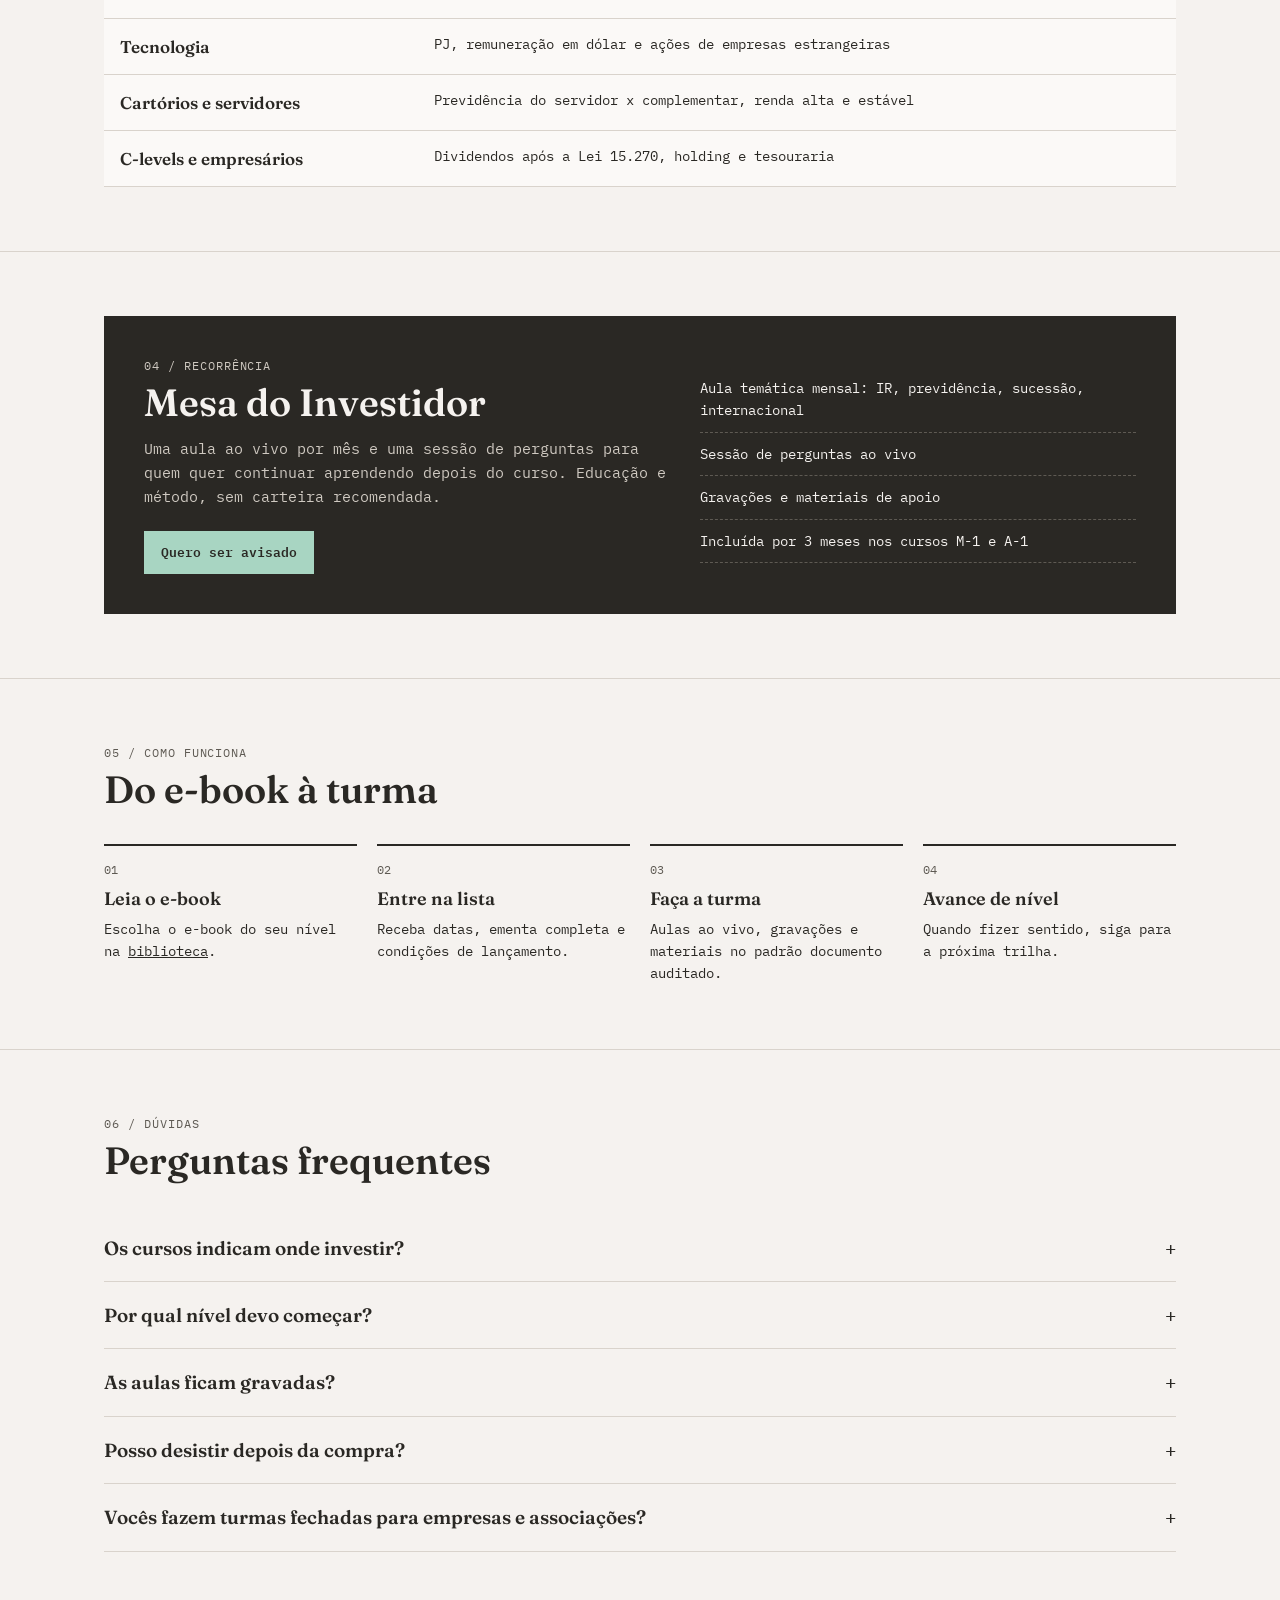
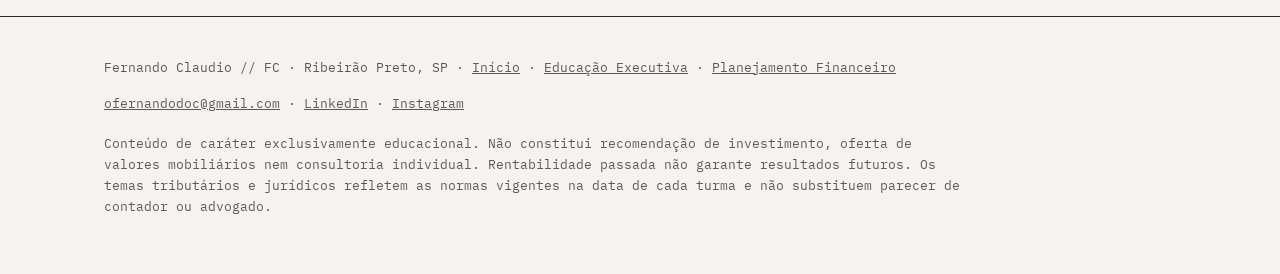
<file: mercado-financeiro.html>
<!DOCTYPE html>
<html lang="pt-BR">
<head>
<meta charset="UTF-8">
<meta name="viewport" content="width=device-width, initial-scale=1.0">
<title>Mercado Financeiro | Fernando Claudio — Cursos de educação financeira e investimentos</title>
<meta name="description" content="Cursos, oficinas, workshops, palestras e treinamentos in-company de educação financeira, investimentos, planejamento e sucessão patrimonial para investidores iniciantes, intermediários e avançados.">
<link rel="canonical" href="https://www.fernandoclaudio.com.br/mercado-financeiro.html">
<meta property="og:type" content="website">
<meta property="og:title" content="Mercado Financeiro — Fernando Claudio">
<meta property="og:description" content="Cursos, oficinas e workshops de educação financeira, investimentos, planejamento e sucessão, do iniciante ao avançado.">
<meta property="og:url" content="https://www.fernandoclaudio.com.br/mercado-financeiro.html">
<meta property="og:image" content="https://www.fernandoclaudio.com.br/assets/fernando-perfil.jpg">
<link rel="preconnect" href="https://fonts.googleapis.com">
<link rel="preconnect" href="https://fonts.gstatic.com" crossorigin>
<link href="https://fonts.googleapis.com/css2?family=Fraunces:opsz,wght@9..144,400;9..144,600;9..144,700&family=IBM+Plex+Mono:wght@400;500;600&display=swap" rel="stylesheet">
<style>
  :root{
    --bege:#F5F2EF;
    --papel:#FBF9F7;
    --tinta:#2A2824;
    --tinta-2:#5E5A53;
    --linha:#D9D3CC;
    --jade:#1D6B5A;
    --jade-claro:#A8D5C2;
    --serif:'Fraunces', Georgia, serif;
    --mono:'IBM Plex Mono', ui-monospace, monospace;
  }
  *{box-sizing:border-box;margin:0;padding:0}
  html{scroll-behavior:smooth}
  body{background:var(--bege);color:var(--tinta);font-family:var(--mono);font-size:15px;line-height:1.6}
  a{color:inherit}
  .wrap{max-width:1120px;margin:0 auto;padding:0 24px}

  /* Cabeçalho */
  header.top{border-bottom:1px solid var(--linha);position:sticky;top:0;background:var(--bege);z-index:10}
  header.top .wrap{display:flex;justify-content:space-between;align-items:center;height:64px}
  .logo{font-family:var(--serif);font-weight:600;font-size:20px;text-decoration:none}
  .logo span{font-family:var(--mono);font-size:13px;color:var(--tinta-2);margin-left:6px}
  nav a{font-size:12px;text-transform:uppercase;letter-spacing:.06em;text-decoration:none;margin-left:4px;padding:8px 12px;border:1px solid transparent;color:var(--tinta)}
  nav a:hover{border-color:var(--tinta)}
  nav a[aria-current]{border-color:var(--tinta);background:var(--jade-claro)}

  /* Hero */
  .hero{padding:88px 0 56px}
  .tag{display:inline-block;font-size:12px;letter-spacing:.08em;text-transform:uppercase;border:1px solid var(--tinta);padding:4px 10px;margin-bottom:24px}
  .hero h1{font-family:var(--serif);font-weight:600;font-size:clamp(34px,5vw,58px);line-height:1.08;max-width:860px;letter-spacing:-.01em}
  .hero h1 mark{background:var(--jade-claro);color:var(--tinta);padding:0 .12em}
  .hero p{max-width:640px;margin-top:22px;color:var(--tinta-2);font-size:16px}
  .hero .meta{display:flex;flex-wrap:wrap;gap:10px;margin-top:32px}
  .hero .meta span{font-size:12px;border:1px dashed var(--tinta-2);padding:4px 10px;color:var(--tinta-2)}

  section{padding:64px 0;border-top:1px solid var(--linha)}
  .sec-head{display:flex;justify-content:space-between;align-items:end;gap:24px;flex-wrap:wrap;margin-bottom:32px}
  .sec-num{font-size:12px;color:var(--tinta-2);letter-spacing:.08em}
  h2{font-family:var(--serif);font-weight:600;font-size:clamp(26px,3.4vw,38px);line-height:1.15;margin-top:6px}
  .lead{color:var(--tinta-2);max-width:620px;margin-top:10px}

  /* Trilhas */
  .trilhas{display:grid;grid-template-columns:repeat(3,1fr);gap:20px}
  .trilha{background:var(--papel);border:1px solid var(--tinta);padding:28px;position:relative}
  .trilha .nivel{font-size:12px;letter-spacing:.08em;text-transform:uppercase;color:var(--tinta-2)}
  .trilha h3{font-family:var(--serif);font-size:26px;font-weight:600;margin:6px 0 10px}
  .trilha p{font-size:14px;color:var(--tinta-2)}
  .trilha .ebook{margin-top:18px;padding-top:14px;border-top:1px dashed var(--linha);font-size:13px}
  .trilha .ebook b{font-weight:600}
  .trilha.destaque{background:var(--tinta);color:var(--bege)}
  .trilha.destaque p,.trilha.destaque .nivel{color:#CFC9C1}
  .trilha.destaque .ebook{border-color:#5E5A53}
  .selo{position:absolute;top:-12px;right:20px;background:var(--jade-claro);color:var(--tinta);font-size:11px;font-weight:600;padding:3px 9px;letter-spacing:.06em;text-transform:uppercase}

  /* Filtros */
  .filtros{display:flex;flex-wrap:wrap;gap:8px}
  .filtros button{font-family:var(--mono);font-size:13px;background:transparent;border:1px solid var(--tinta);color:var(--tinta);padding:8px 14px;cursor:pointer}
  .filtros button[aria-pressed="true"]{background:var(--tinta);color:var(--bege)}
  .filtros button:focus-visible{outline:3px solid var(--jade);outline-offset:2px}

  /* Cards de produto */
  .grid{display:grid;grid-template-columns:repeat(auto-fill,minmax(320px,1fr));gap:20px}
  .card{background:var(--papel);border:1px solid var(--linha);display:flex;flex-direction:column}
  .card[hidden]{display:none}
  .card-head{padding:22px 22px 0}
  .card-top{display:flex;justify-content:space-between;align-items:center;font-size:12px;color:var(--tinta-2)}
  .codigo{font-weight:600;color:var(--jade);border:1px solid var(--jade);padding:1px 8px}
  .card h3{font-family:var(--serif);font-size:22px;font-weight:600;line-height:1.2;margin:14px 0 8px}
  .card .resumo{font-size:14px;color:var(--tinta-2)}
  .ficha{margin:18px 22px 0;border-top:1px solid var(--linha);border-bottom:1px solid var(--linha);font-size:13px}
  .ficha div{display:flex;justify-content:space-between;gap:12px;padding:7px 0}
  .ficha div + div{border-top:1px dashed var(--linha)}
  .ficha dt{color:var(--tinta-2)}
  .ficha dd{text-align:right;font-weight:500}
  .card ul{list-style:none;padding:16px 22px 0;font-size:13.5px}
  .card li{padding-left:18px;position:relative;margin-bottom:6px}
  .card li::before{content:"—";position:absolute;left:0;color:var(--tinta-2)}
  .entregavel{margin:12px 22px 0;font-size:13px;background:var(--bege);padding:10px 12px;border-left:3px solid var(--jade)}
  .card-foot{margin-top:auto;padding:20px 22px 22px}
  .btn{display:inline-block;font-family:var(--mono);font-size:13px;font-weight:600;text-decoration:none;background:var(--tinta);color:var(--bege);padding:10px 16px;border:1px solid var(--tinta)}
  .btn:hover{background:var(--jade);border-color:var(--jade);color:var(--bege)}
  .btn.claro{background:transparent;color:var(--tinta)}
  .btn.claro:hover{background:var(--jade);border-color:var(--jade);color:var(--bege)}
  .card.ancora{border:2px solid var(--jade)}
  .card.ancora .card-top .flag{background:var(--jade);color:var(--bege);font-weight:600;padding:1px 8px}

  /* Tabela setorial */
  .tabela{width:100%;border-collapse:collapse;background:var(--papel);font-size:14px}
  .tabela th,.tabela td{text-align:left;padding:14px 16px;border-bottom:1px solid var(--linha);vertical-align:top}
  .tabela th{font-size:12px;letter-spacing:.06em;text-transform:uppercase;color:var(--tinta-2);font-weight:500;border-bottom:1px solid var(--tinta)}
  .tabela td:first-child{font-family:var(--serif);font-weight:600;font-size:17px;white-space:nowrap}

  /* Recorrência */
  .mesa{display:grid;grid-template-columns:1.2fr 1fr;gap:32px;align-items:center;background:var(--tinta);color:var(--bege);padding:40px}
  .mesa h2{color:var(--bege)}
  .mesa p{color:#CFC9C1;margin-top:12px}
  .mesa ul{list-style:none;font-size:14px}
  .mesa li{padding:10px 0;border-bottom:1px dashed #5E5A53}
  .mesa .btn{background:var(--jade-claro);color:var(--tinta);border-color:var(--jade-claro);margin-top:22px}

  /* Como funciona */
  .passos{display:grid;grid-template-columns:repeat(4,1fr);gap:20px;counter-reset:p}
  .passo{border-top:2px solid var(--tinta);padding-top:14px;font-size:14px}
  .passo::before{counter-increment:p;content:"0" counter(p);display:block;font-size:12px;color:var(--tinta-2);margin-bottom:6px}
  .passo b{font-family:var(--serif);font-size:18px;font-weight:600;display:block;margin-bottom:4px}

  /* FAQ */
  details{border-bottom:1px solid var(--linha);padding:18px 0}
  summary{font-family:var(--serif);font-size:19px;font-weight:600;cursor:pointer;list-style:none;display:flex;justify-content:space-between;gap:16px}
  summary::-webkit-details-marker{display:none}
  summary::after{content:"+";font-family:var(--mono);font-weight:400}
  details[open] summary::after{content:"−"}
  details p{margin-top:10px;color:var(--tinta-2);font-size:14px;max-width:760px}

  /* Rodapé */
  footer{border-top:1px solid var(--tinta);padding:40px 0 56px;font-size:12.5px;color:var(--tinta-2)}
  footer .linha{display:flex;justify-content:space-between;flex-wrap:wrap;gap:16px;margin-bottom:20px}
  footer .aviso{max-width:860px;line-height:1.7}

  @media (max-width:860px){
    .trilhas,.passos{grid-template-columns:1fr}
    .mesa{grid-template-columns:1fr;padding:28px}
    header.top .wrap{height:auto;flex-direction:column;align-items:flex-start;padding-top:12px;padding-bottom:10px;gap:8px}
    nav{display:flex;flex-wrap:wrap}
    nav a{margin-left:0;padding:5px 8px;font-size:11px}
    .tabela td:first-child{white-space:normal}
    .tabela thead{display:none}
    .tabela tr{display:block;border-bottom:1px solid var(--tinta);padding:8px 0}
    .tabela td{display:block;border:0;padding:6px 16px}
  }

  /* ===== Toque confortável em celular e tablet (alvo mínimo de 44 px) ===== */
  @media (max-width:1024px), (pointer:coarse){
    nav a{min-height:44px;display:inline-flex;align-items:center}
    .filtros button{min-height:44px}
    summary{min-height:44px;align-items:center}
    .btn{min-height:48px;display:inline-flex;align-items:center}
    footer a{display:inline-block;padding:10px 0}
    .logo{min-height:44px;display:inline-flex;align-items:center}
  }
  @media (max-width:720px){
    header.top{position:static}
    nav a{padding:0 10px}
  }
</style>
</head>
<body>

<header class="top">
  <div class="wrap">
    <a href="index.html" class="logo">Fernando Claudio <span>// FC</span></a>
    <nav aria-label="Áreas">
      <a href="educacao-executiva.html">Educação Executiva</a>
      <a href="mercado-financeiro.html" aria-current="page">Mercado Financeiro</a>
      <a href="planejamento-financeiro.html">Planejamento Financeiro</a>
    </nav>
  </div>
</header>

<main>

<!-- HERO -->
<div class="hero">
  <div class="wrap">
    <span class="tag">Educação Financeira &amp; Mercado Financeiro</span>
    <h1>Aprenda a <mark>auditar o próprio dinheiro</mark> antes de confiá-lo a alguém.</h1>
    <p>Cursos, oficinas, workshops, palestras e treinamentos in-company sobre investimentos, planejamento financeiro e sucessão patrimonial. Do primeiro plano à política de investimentos da família.</p>
    <div class="meta">
      <span>ANBIMA CPA · C-PRO I · C-PRO R</span>
      <span>ANCORD</span>
      <span>MBA Gestão em Vendas · Fundace/USP</span>
      <span>Ex-professor-tutor de MBA</span>
    </div>
  </div>
</div>

<!-- TRILHAS -->
<section id="trilhas">
  <div class="wrap">
    <div class="sec-head">
      <div>
        <div class="sec-num">01 / TRILHAS</div>
        <h2>Três níveis. Um método.</h2>
        <p class="lead">Cada trilha começa com um e-book gratuito. Você entra no nível em que está e avança quando fizer sentido.</p>
      </div>
    </div>
    <div class="trilhas">
      <article class="trilha">
        <div class="nivel">Nível 1</div>
        <h3>Iniciante</h3>
        <p>Para quem tem boa renda, mas ainda não organizou o dinheiro nem entende o básico do mercado.</p>
        <div class="ebook">Comece por: <b><a href="https://www.fernandoclaudio.com.br/landing-antes-de-investir.html">Antes de Investir</a></b></div>
      </article>
      <article class="trilha destaque">
        <span class="selo">Comece aqui</span>
        <div class="nivel">Nível 2</div>
        <h3>Intermediário</h3>
        <p>Para quem já investe e quer entender o que paga, o que tem e que perguntas fazer a quem cuida do seu dinheiro.</p>
        <div class="ebook">Comece por: <b><a href="https://www.fernandoclaudio.com.br/landing-custo-invisivel-carteira.html">O Custo Invisível da Sua Carteira</a></b></div>
      </article>
      <article class="trilha">
        <div class="nivel">Nível 3</div>
        <h3>Avançado</h3>
        <p>Para famílias e empresários com patrimônio formado: alocação, eficiência tributária, internacional e sucessão.</p>
        <div class="ebook">Comece por: <b><a href="https://www.fernandoclaudio.com.br/landing-plano-investidor-inteligente.html">O Plano do Investidor Inteligente</a></b></div>
      </article>
    </div>
  </div>
</section>

<!-- PRODUTOS -->
<section id="produtos">
  <div class="wrap">
    <div class="sec-head">
      <div>
        <div class="sec-num">02 / PRODUTOS</div>
        <h2>Cursos, oficinas e workshops</h2>
        <p class="lead">Filtre pelo seu nível. Turmas com vagas limitadas; entre na lista de espera para receber datas e condições de lançamento.</p>
      </div>
      <div class="filtros" role="group" aria-label="Filtrar por nível">
        <button type="button" data-filtro="todos" aria-pressed="true">Todos</button>
        <button type="button" data-filtro="iniciante" aria-pressed="false">Iniciante</button>
        <button type="button" data-filtro="intermediario" aria-pressed="false">Intermediário</button>
        <button type="button" data-filtro="avancado" aria-pressed="false">Avançado</button>
        <button type="button" data-filtro="empresas" aria-pressed="false">Empresas</button>
      </div>
    </div>

    <div class="grid" id="grid">

      <!-- INICIANTE -->
      <article class="card" data-nivel="iniciante">
        <div class="card-head">
          <div class="card-top"><span class="codigo">I-1</span><span>Iniciante · Workshop</span></div>
          <h3>Para onde vai o seu dinheiro</h3>
          <p class="resumo">Saia com o seu fluxo de caixa montado e a reserva de emergência definida.</p>
        </div>
        <dl class="ficha">
          <div><dt>Formato</dt><dd>Ao vivo, on-line</dd></div>
          <div><dt>Carga</dt><dd>3 h</dd></div>
        </dl>
        <ul>
          <li>Fluxo de caixa pessoal</li>
          <li>Dívidas caras x baratas e ordem de quitação</li>
          <li>Reserva de emergência</li>
          <li>Metas de curto, médio e longo prazo</li>
        </ul>
        <div class="card-foot"><a class="btn" href="mailto:ofernandodoc@gmail.com?subject=Lista%20de%20espera%20-%20I-1%20Para%20onde%20vai%20o%20seu%20dinheiro">Entrar na lista de espera</a></div>
      </article>

      <article class="card" data-nivel="iniciante">
        <div class="card-head">
          <div class="card-top"><span class="codigo">I-2</span><span>Iniciante · Curso</span></div>
          <h3>Primeiro Plano Financeiro</h3>
          <p class="resumo">Do diagnóstico ao plano de 12 meses, com renda fixa, IR e proteção explicados do zero.</p>
        </div>
        <dl class="ficha">
          <div><dt>Formato</dt><dd>Gravado + 4 encontros ao vivo</dd></div>
          <div><dt>Carga</dt><dd>10 h</dd></div>
        </dl>
        <ul>
          <li>Patrimônio, fluxo de caixa e objetivos</li>
          <li>Tesouro Direto, CDB, LCI/LCA, FGC e liquidez</li>
          <li>Quem é quem no mercado e como cada um é remunerado</li>
          <li>Perfil de investidor, risco e IR básico</li>
          <li>Seguro de vida e previdência: quando fazem sentido</li>
        </ul>
        <p class="entregavel">Você sai com: o seu plano financeiro de 12 meses.</p>
        <div class="card-foot"><a class="btn" href="mailto:ofernandodoc@gmail.com?subject=Lista%20de%20espera%20-%20I-2%20Primeiro%20Plano%20Financeiro">Entrar na lista de espera</a></div>
      </article>

      <article class="card" data-nivel="iniciante">
        <div class="card-head">
          <div class="card-top"><span class="codigo">I-3</span><span>Iniciante · Oficina</span></div>
          <h3>Leia o seu extrato</h3>
          <p class="resumo">Aprenda a encontrar taxas, spreads e impostos no extrato do banco e da corretora.</p>
        </div>
        <dl class="ficha">
          <div><dt>Formato</dt><dd>Ao vivo, prática</dd></div>
          <div><dt>Carga</dt><dd>2 h</dd></div>
        </dl>
        <ul>
          <li>Taxa de administração e de performance</li>
          <li>Spread e come-cotas</li>
          <li>IR retido na fonte</li>
          <li>Exercícios com extratos fictícios</li>
        </ul>
        <div class="card-foot"><a class="btn" href="mailto:ofernandodoc@gmail.com?subject=Lista%20de%20espera%20-%20I-3%20Leia%20o%20seu%20extrato">Entrar na lista de espera</a></div>
      </article>

      <article class="card" data-nivel="iniciante">
        <div class="card-head">
          <div class="card-top"><span class="codigo">I-4</span><span>Iniciante · Ferramenta</span></div>
          <h3>Kit de planilhas do investidor</h3>
          <p class="resumo">Orçamento, metas, reserva e acompanhamento de patrimônio em um só lugar.</p>
        </div>
        <dl class="ficha">
          <div><dt>Formato</dt><dd>Download</dd></div>
          <div><dt>Uso</dt><dd>Excel e Google Sheets</dd></div>
        </dl>
        <ul>
          <li>Orçamento mensal</li>
          <li>Planejador de metas</li>
          <li>Controle de reserva de emergência</li>
          <li>Evolução do patrimônio</li>
        </ul>
        <div class="card-foot"><a class="btn" href="mailto:ofernandodoc@gmail.com?subject=Lista%20de%20espera%20-%20I-4%20Kit%20de%20planilhas">Entrar na lista de espera</a></div>
      </article>

      <!-- INTERMEDIÁRIO -->
      <article class="card ancora" data-nivel="intermediario">
        <div class="card-head">
          <div class="card-top"><span class="codigo">M-1</span><span class="flag">Curso-âncora</span></div>
          <h3>O Custo Invisível da Sua Carteira</h3>
          <p class="resumo">Entenda como o dinheiro circula no mercado, quanto você realmente paga e que perguntas fazer.</p>
        </div>
        <dl class="ficha">
          <div><dt>Formato</dt><dd>6 aulas ao vivo + gravação</dd></div>
          <div><dt>Carga</dt><dd>12 h</dd></div>
        </dl>
        <ul>
          <li>Distribuidor, gestor, administrador, assessor e consultor</li>
          <li>Modelos de remuneração: comissão, fee-based e performance</li>
          <li>Taxas visíveis e invisíveis, inclusive em previdência e COE</li>
          <li>Fundos: come-cotas, classes e benchmark</li>
          <li>Cálculo do custo total de uma carteira</li>
        </ul>
        <p class="entregavel">Você sai com: o Roteiro de Auditoria da Carteira, com 15 perguntas.</p>
        <div class="card-foot"><a class="btn" href="mailto:ofernandodoc@gmail.com?subject=Lista%20de%20espera%20-%20M-1%20O%20Custo%20Invisivel%20da%20Sua%20Carteira">Entrar na lista de espera</a></div>
      </article>

      <article class="card" data-nivel="intermediario">
        <div class="card-head">
          <div class="card-top"><span class="codigo">M-2</span><span>Intermediário · Oficina</span></div>
          <h3>Raio-X da Carteira</h3>
          <p class="resumo">Aplique o roteiro de auditoria no seu próprio extrato, com acompanhamento em turma pequena.</p>
        </div>
        <dl class="ficha">
          <div><dt>Formato</dt><dd>Turma de 8 a 12 pessoas</dd></div>
          <div><dt>Carga</dt><dd>4 h</dd></div>
        </dl>
        <ul>
          <li>Identificação de custos e taxas</li>
          <li>Concentração, liquidez e risco de crédito</li>
          <li>Perguntas para levar a quem cuida do seu dinheiro</li>
          <li>Método educacional: sem recomendação de compra ou venda</li>
        </ul>
        <div class="card-foot"><a class="btn" href="mailto:ofernandodoc@gmail.com?subject=Lista%20de%20espera%20-%20M-2%20Raio-X%20da%20Carteira">Entrar na lista de espera</a></div>
      </article>

      <article class="card" data-nivel="intermediario">
        <div class="card-head">
          <div class="card-top"><span class="codigo">M-3</span><span>Intermediário · Curso</span></div>
          <h3>Renda Fixa e Crédito Privado sem mistério</h3>
          <p class="resumo">Do Tesouro às debêntures incentivadas, com marcação a mercado e risco de crédito.</p>
        </div>
        <dl class="ficha">
          <div><dt>Formato</dt><dd>Gravado + 2 encontros ao vivo</dd></div>
          <div><dt>Carga</dt><dd>10 h</dd></div>
        </dl>
        <ul>
          <li>Pós, pré e IPCA+</li>
          <li>Marcação a mercado e duration</li>
          <li>CDB, LCI, LCA, CRI, CRA e Debêntures</li>
          <li>Rating, garantias e limites do FGC</li>
        </ul>
        <div class="card-foot"><a class="btn" href="mailto:ofernandodoc@gmail.com?subject=Lista%20de%20espera%20-%20M-3%20Renda%20Fixa">Entrar na lista de espera</a></div>
      </article>

      <article class="card" data-nivel="intermediario">
        <div class="card-head">
          <div class="card-top"><span class="codigo">M-4</span><span>Intermediário · Sazonal</span></div>
          <h3>IR do Investidor 2027</h3>
          <p class="resumo">A primeira declaração com as regras da Lei 15.270/2025, explicada para quem investe.</p>
        </div>
        <dl class="ficha">
          <div><dt>Formato</dt><dd>Ao vivo, fevereiro a abril</dd></div>
          <div><dt>Carga</dt><dd>6 h</dd></div>
        </dl>
        <ul>
          <li>Tabela regressiva, isenções e compensação de prejuízo</li>
          <li>DARF de renda variável e fundos imobiliários</li>
          <li>Ativos no exterior</li>
          <li>Novas regras para dividendos e alta renda</li>
        </ul>
        <p class="entregavel">Com participação de contador convidado.</p>
        <div class="card-foot"><a class="btn" href="mailto:ofernandodoc@gmail.com?subject=Lista%20de%20espera%20-%20M-4%20IR%20do%20Investidor%202027">Entrar na lista de espera</a></div>
      </article>

      <article class="card" data-nivel="intermediario">
        <div class="card-head">
          <div class="card-top"><span class="codigo">M-5</span><span>Intermediário · Workshop</span></div>
          <h3>Previdência privada: PGBL, VGBL e tributação</h3>
          <p class="resumo">Quando a previdência ajuda, quando atrapalha e como comparar planos.</p>
        </div>
        <dl class="ficha">
          <div><dt>Formato</dt><dd>Ao vivo, on-line</dd></div>
          <div><dt>Carga</dt><dd>3 h</dd></div>
        </dl>
        <ul>
          <li>PGBL x VGBL e dedução de 12%</li>
          <li>Tabela progressiva x regressiva</li>
          <li>Taxas, carregamento e portabilidade</li>
          <li>Previdência na sucessão</li>
        </ul>
        <div class="card-foot"><a class="btn" href="mailto:ofernandodoc@gmail.com?subject=Lista%20de%20espera%20-%20M-5%20Previdencia%20privada">Entrar na lista de espera</a></div>
      </article>

      <!-- AVANÇADO -->
      <article class="card" data-nivel="avancado">
        <div class="card-head">
          <div class="card-top"><span class="codigo">A-1</span><span>Avançado · Programa</span></div>
          <h3>O Plano do Investidor Inteligente</h3>
          <p class="resumo">Seis semanas para escrever a política de investimentos da sua família.</p>
        </div>
        <dl class="ficha">
          <div><dt>Formato</dt><dd>Coorte de até 20 alunos</dd></div>
          <div><dt>Carga</dt><dd>18 h em 6 semanas</dd></div>
        </dl>
        <ul>
          <li>Objetivos, prazos e prioridades da família</li>
          <li>Alocação por objetivos e por classes de ativos</li>
          <li>Risco, liquidez, concentração e rebalanceamento</li>
          <li>Eficiência tributária: PF, PJ e previdência</li>
          <li>Como contratar e auditar quem cuida do seu dinheiro</li>
        </ul>
        <p class="entregavel">Você sai com: a Política de Investimentos da Família, escrita por você.</p>
        <div class="card-foot"><a class="btn" href="mailto:ofernandodoc@gmail.com?subject=Lista%20de%20espera%20-%20A-1%20O%20Plano%20do%20Investidor%20Inteligente">Entrar na lista de espera</a></div>
      </article>

      <article class="card" data-nivel="avancado">
        <div class="card-head">
          <div class="card-top"><span class="codigo">A-2</span><span>Avançado · Curso</span></div>
          <h3>Sucessão Patrimonial na Prática</h3>
          <p class="resumo">Quanto custa não planejar e quais instrumentos existem para proteger a família.</p>
        </div>
        <dl class="ficha">
          <div><dt>Formato</dt><dd>Ao vivo, com advogado convidado</dd></div>
          <div><dt>Carga</dt><dd>12 h</dd></div>
        </dl>
        <ul>
          <li>Inventário, ITCMD, custos e prazos</li>
          <li>Testamento, doação com usufruto e holding familiar</li>
          <li>Previdência e seguro de vida na sucessão</li>
          <li>Empresa familiar e sucessão rural</li>
          <li>Liquidez para a família no momento da sucessão</li>
        </ul>
        <div class="card-foot"><a class="btn" href="mailto:ofernandodoc@gmail.com?subject=Lista%20de%20espera%20-%20A-2%20Sucessao%20Patrimonial">Entrar na lista de espera</a></div>
      </article>

      <article class="card" data-nivel="avancado">
        <div class="card-head">
          <div class="card-top"><span class="codigo">A-3</span><span>Avançado · Curso</span></div>
          <h3>Investir fora do Brasil</h3>
          <p class="resumo">Conta no exterior, dólar, ETFs e a tributação de aplicações no exterior.</p>
        </div>
        <dl class="ficha">
          <div><dt>Formato</dt><dd>Gravado + 3 encontros ao vivo</dd></div>
          <div><dt>Carga</dt><dd>10 h</dd></div>
        </dl>
        <ul>
          <li>Como abrir e operar conta no exterior</li>
          <li>ETFs e renda fixa em dólar</li>
          <li>Risco cambial</li>
          <li>Tributação (Lei 14.754/2023) e declarações</li>
        </ul>
        <div class="card-foot"><a class="btn" href="mailto:ofernandodoc@gmail.com?subject=Lista%20de%20espera%20-%20A-3%20Investir%20fora%20do%20Brasil">Entrar na lista de espera</a></div>
      </article>

      <article class="card" data-nivel="avancado">
        <div class="card-head">
          <div class="card-top"><span class="codigo">A-4</span><span>Avançado · Imersão</span></div>
          <h3>Patrimônio &amp; Família</h3>
          <p class="resumo">Um dia presencial em Ribeirão Preto para o casal ou os sócios.</p>
        </div>
        <dl class="ficha">
          <div><dt>Formato</dt><dd>Presencial, até 8 famílias</dd></div>
          <div><dt>Carga</dt><dd>8 h</dd></div>
        </dl>
        <ul>
          <li>Manhã: plano e alocação</li>
          <li>Tarde: sucessão e governança familiar</li>
          <li>Material impresso e acompanhamento pós-imersão</li>
        </ul>
        <div class="card-foot"><a class="btn" href="mailto:ofernandodoc@gmail.com?subject=Lista%20de%20espera%20-%20A-4%20Imersao%20Patrimonio%20e%20Familia">Entrar na lista de espera</a></div>
      </article>

      <article class="card" data-nivel="avancado">
        <div class="card-head">
          <div class="card-top"><span class="codigo">A-5</span><span>Avançado · Workshop</span></div>
          <h3>Alta renda depois da Lei 15.270</h3>
          <p class="resumo">Tributação mínima, dividendos e o que muda na relação entre pessoa física e empresa.</p>
        </div>
        <dl class="ficha">
          <div><dt>Formato</dt><dd>Ao vivo, com tributarista</dd></div>
          <div><dt>Carga</dt><dd>3 h</dd></div>
        </dl>
        <ul>
          <li>Tributação mínima anual (IRPFM)</li>
          <li>Retenção de 10% sobre dividendos acima de R$ 50 mil/mês</li>
          <li>Impactos para sócios, médicos com PJ e empresários</li>
        </ul>
        <div class="card-foot"><a class="btn" href="mailto:ofernandodoc@gmail.com?subject=Lista%20de%20espera%20-%20A-5%20Alta%20renda%20e%20Lei%2015.270">Entrar na lista de espera</a></div>
      </article>

      <!-- EMPRESAS -->
      <article class="card" data-nivel="empresas">
        <div class="card-head">
          <div class="card-top"><span class="codigo">C-1</span><span>Empresas · Palestra</span></div>
          <h3>Quem está do seu lado? Transparência no mercado financeiro</h3>
          <p class="resumo">Como funciona a remuneração no mercado e que perguntas todo investidor deveria fazer.</p>
        </div>
        <dl class="ficha">
          <div><dt>Formato</dt><dd>Presencial ou on-line</dd></div>
          <div><dt>Duração</dt><dd>60 a 90 min</dd></div>
        </dl>
        <ul>
          <li>Para associações, cooperativas, sindicatos e eventos</li>
          <li>Comissão x fee-based, no nível do modelo</li>
          <li>Roteiro de perguntas para os participantes</li>
        </ul>
        <div class="card-foot"><a class="btn claro" href="mailto:ofernandodoc@gmail.com?subject=Proposta%20-%20Palestra%20C-1">Solicitar proposta</a></div>
      </article>

      <article class="card" data-nivel="empresas">
        <div class="card-head">
          <div class="card-top"><span class="codigo">C-2</span><span>Empresas · Programa</span></div>
          <h3>Saúde Financeira do Colaborador</h3>
          <p class="resumo">Programa de educação financeira para o RH, com medição antes e depois.</p>
        </div>
        <dl class="ficha">
          <div><dt>Formato</dt><dd>4 encontros</dd></div>
          <div><dt>Duração</dt><dd>90 min cada</dd></div>
        </dl>
        <ul>
          <li>Orçamento e dívidas</li>
          <li>Reserva e primeiros investimentos</li>
          <li>Previdência e benefícios da empresa</li>
          <li>IR e planejamento de longo prazo</li>
        </ul>
        <div class="card-foot"><a class="btn claro" href="mailto:ofernandodoc@gmail.com?subject=Proposta%20-%20Saude%20Financeira%20do%20Colaborador">Solicitar proposta</a></div>
      </article>

      <article class="card" data-nivel="empresas">
        <div class="card-head">
          <div class="card-top"><span class="codigo">C-3</span><span>Empresas · Workshop</span></div>
          <h3>Tesouraria que rende</h3>
          <p class="resumo">Gestão de caixa e aplicações para CFOs, controllers e sócios de PMEs.</p>
        </div>
        <dl class="ficha">
          <div><dt>Formato</dt><dd>In-company</dd></div>
          <div><dt>Carga</dt><dd>4 a 8 h</dd></div>
        </dl>
        <ul>
          <li>Política de caixa: liquidez x rentabilidade</li>
          <li>Aplicações de PJ e sua tributação</li>
          <li>Risco de contraparte</li>
          <li>Noções de hedge cambial</li>
        </ul>
        <div class="card-foot"><a class="btn claro" href="mailto:ofernandodoc@gmail.com?subject=Proposta%20-%20Tesouraria%20que%20rende">Solicitar proposta</a></div>
      </article>

      <article class="card" data-nivel="empresas">
        <div class="card-head">
          <div class="card-top"><span class="codigo">C-4</span><span>Empresas · Workshop</span></div>
          <h3>Empresa familiar: sucessão e governança</h3>
          <p class="resumo">Para sócios e herdeiros de empresas familiares e do agro.</p>
        </div>
        <dl class="ficha">
          <div><dt>Formato</dt><dd>In-company</dd></div>
          <div><dt>Carga</dt><dd>4 h</dd></div>
        </dl>
        <ul>
          <li>Acordo de sócios e conselho de família</li>
          <li>Instrumentos de sucessão</li>
          <li>Liquidez para a sucessão</li>
        </ul>
        <div class="card-foot"><a class="btn claro" href="mailto:ofernandodoc@gmail.com?subject=Proposta%20-%20Empresa%20familiar">Solicitar proposta</a></div>
      </article>

      <article class="card" data-nivel="empresas">
        <div class="card-head">
          <div class="card-top"><span class="codigo">C-5</span><span>Educação Executiva</span></div>
          <h3>Diálogo, evite salas de guerra</h3>
          <p class="resumo">Treinamento de comunicação e negociação para lideranças e times.</p>
        </div>
        <dl class="ficha">
          <div><dt>Formato</dt><dd>In-company</dd></div>
          <div><dt>Público</dt><dd>Lideranças e times</dd></div>
        </dl>
        <ul>
          <li>Conversas difíceis sem escalada de conflito</li>
          <li>Escuta e perguntas que destravam acordos</li>
        </ul>
        <div class="card-foot"><a class="btn claro" href="mailto:ofernandodoc@gmail.com?subject=Proposta%20-%20Dialogo%2C%20evite%20salas%20de%20guerra">Solicitar proposta</a></div>
      </article>

    </div>
  </div>
</section>

<!-- SETORIAIS -->
<section id="empresas">
  <div class="wrap">
    <div class="sec-head">
      <div>
        <div class="sec-num">03 / TURMAS SETORIAIS</div>
        <h2>O mesmo método, com a realidade da sua profissão</h2>
        <p class="lead">Turmas fechadas para associações, cooperativas e empresas, com módulo extra por segmento.</p>
      </div>
      <a class="btn" href="mailto:ofernandodoc@gmail.com?subject=Turma%20setorial">Montar uma turma</a>
    </div>
    <table class="tabela">
      <thead><tr><th>Segmento</th><th>Módulo extra</th></tr></thead>
      <tbody>
        <tr><td>Médicos</td><td>Pessoa física x PJ, carnê-leão, previdência e seguro de renda</td></tr>
        <tr><td>Agronegócio</td><td>LCA, CRA, CPR, Fiagro e sucessão rural</td></tr>
        <tr><td>Aviação e pilotos</td><td>Renda em dólar, investimento no exterior e aposentadoria</td></tr>
        <tr><td>Tecnologia</td><td>PJ, remuneração em dólar e ações de empresas estrangeiras</td></tr>
        <tr><td>Cartórios e servidores</td><td>Previdência do servidor x complementar, renda alta e estável</td></tr>
        <tr><td>C-levels e empresários</td><td>Dividendos após a Lei 15.270, holding e tesouraria</td></tr>
      </tbody>
    </table>
  </div>
</section>

<!-- MESA DO INVESTIDOR -->
<section id="mesa">
  <div class="wrap">
    <div class="mesa">
      <div>
        <div class="sec-num" style="color:#CFC9C1">04 / RECORRÊNCIA</div>
        <h2>Mesa do Investidor</h2>
        <p>Uma aula ao vivo por mês e uma sessão de perguntas para quem quer continuar aprendendo depois do curso. Educação e método, sem carteira recomendada.</p>
        <a class="btn" href="mailto:ofernandodoc@gmail.com?subject=Lista%20de%20espera%20-%20Mesa%20do%20Investidor">Quero ser avisado</a>
      </div>
      <ul>
        <li>Aula temática mensal: IR, previdência, sucessão, internacional</li>
        <li>Sessão de perguntas ao vivo</li>
        <li>Gravações e materiais de apoio</li>
        <li>Incluída por 3 meses nos cursos M-1 e A-1</li>
      </ul>
    </div>
  </div>
</section>

<!-- COMO FUNCIONA -->
<section>
  <div class="wrap">
    <div class="sec-head">
      <div>
        <div class="sec-num">05 / COMO FUNCIONA</div>
        <h2>Do e-book à turma</h2>
      </div>
    </div>
    <div class="passos">
      <div class="passo"><b>Leia o e-book</b>Escolha o e-book do seu nível na <a href="ebooks.html">biblioteca</a>.</div>
      <div class="passo"><b>Entre na lista</b>Receba datas, ementa completa e condições de lançamento.</div>
      <div class="passo"><b>Faça a turma</b>Aulas ao vivo, gravações e materiais no padrão documento auditado.</div>
      <div class="passo"><b>Avance de nível</b>Quando fizer sentido, siga para a próxima trilha.</div>
    </div>
  </div>
</section>

<!-- FAQ -->
<section id="faq">
  <div class="wrap">
    <div class="sec-head">
      <div>
        <div class="sec-num">06 / DÚVIDAS</div>
        <h2>Perguntas frequentes</h2>
      </div>
    </div>
    <details>
      <summary>Os cursos indicam onde investir?</summary>
      <p>Não. Os cursos são educacionais: ensinam conceitos, critérios e método para você tomar as próprias decisões. Não há recomendação individual de compra ou venda de ativos.</p>
    </details>
    <details>
      <summary>Por qual nível devo começar?</summary>
      <p>Se você ainda não organizou orçamento e reserva, comece pelo Iniciante. Se já investe e quer entender o que paga, vá para o Intermediário. Se tem patrimônio formado e pensa em sucessão, o Avançado é o seu ponto de partida.</p>
    </details>
    <details>
      <summary>As aulas ficam gravadas?</summary>
      <p>Sim, nos cursos com encontros ao vivo a gravação fica disponível para os alunos da turma.</p>
    </details>
    <details>
      <summary>Posso desistir depois da compra?</summary>
      <p>Sim. Nas compras on-line, você tem 7 dias para desistir e receber o valor de volta, conforme o Código de Defesa do Consumidor.</p>
    </details>
    <details>
      <summary>Vocês fazem turmas fechadas para empresas e associações?</summary>
      <p>Sim. Todos os cursos e as palestras podem ser adaptados para turmas fechadas, presenciais ou on-line, em todo o Brasil.</p>
    </details>
  </div>
</section>

</main>

<footer>
  <div class="wrap">
    <div class="linha">
      <span>Fernando Claudio // FC · Ribeirão Preto, SP · <a href="index.html">Início</a> · <a href="educacao-executiva.html">Educação Executiva</a> · <a href="planejamento-financeiro.html">Planejamento Financeiro</a></span>
      <span><a href="mailto:ofernandodoc@gmail.com">ofernandodoc@gmail.com</a> · <a href="https://www.linkedin.com/in/fernandodoc/">LinkedIn</a> · <a href="https://instagram.com/ofernandodoc">Instagram</a></span>
    </div>
    <p class="aviso">Conteúdo de caráter exclusivamente educacional. Não constitui recomendação de investimento, oferta de valores mobiliários nem consultoria individual. Rentabilidade passada não garante resultados futuros. Os temas tributários e jurídicos refletem as normas vigentes na data de cada turma e não substituem parecer de contador ou advogado.</p>
  </div>
</footer>

<script>
  (function () {
    var botoes = document.querySelectorAll('.filtros button');
    var cards = document.querySelectorAll('#grid .card');
    botoes.forEach(function (botao) {
      botao.addEventListener('click', function () {
        var filtro = botao.getAttribute('data-filtro');
        botoes.forEach(function (b) { b.setAttribute('aria-pressed', b === botao ? 'true' : 'false'); });
        cards.forEach(function (card) {
          card.hidden = !(filtro === 'todos' || card.getAttribute('data-nivel') === filtro);
        });
      });
    });
  })();
</script>
</body>
</html>
</file>
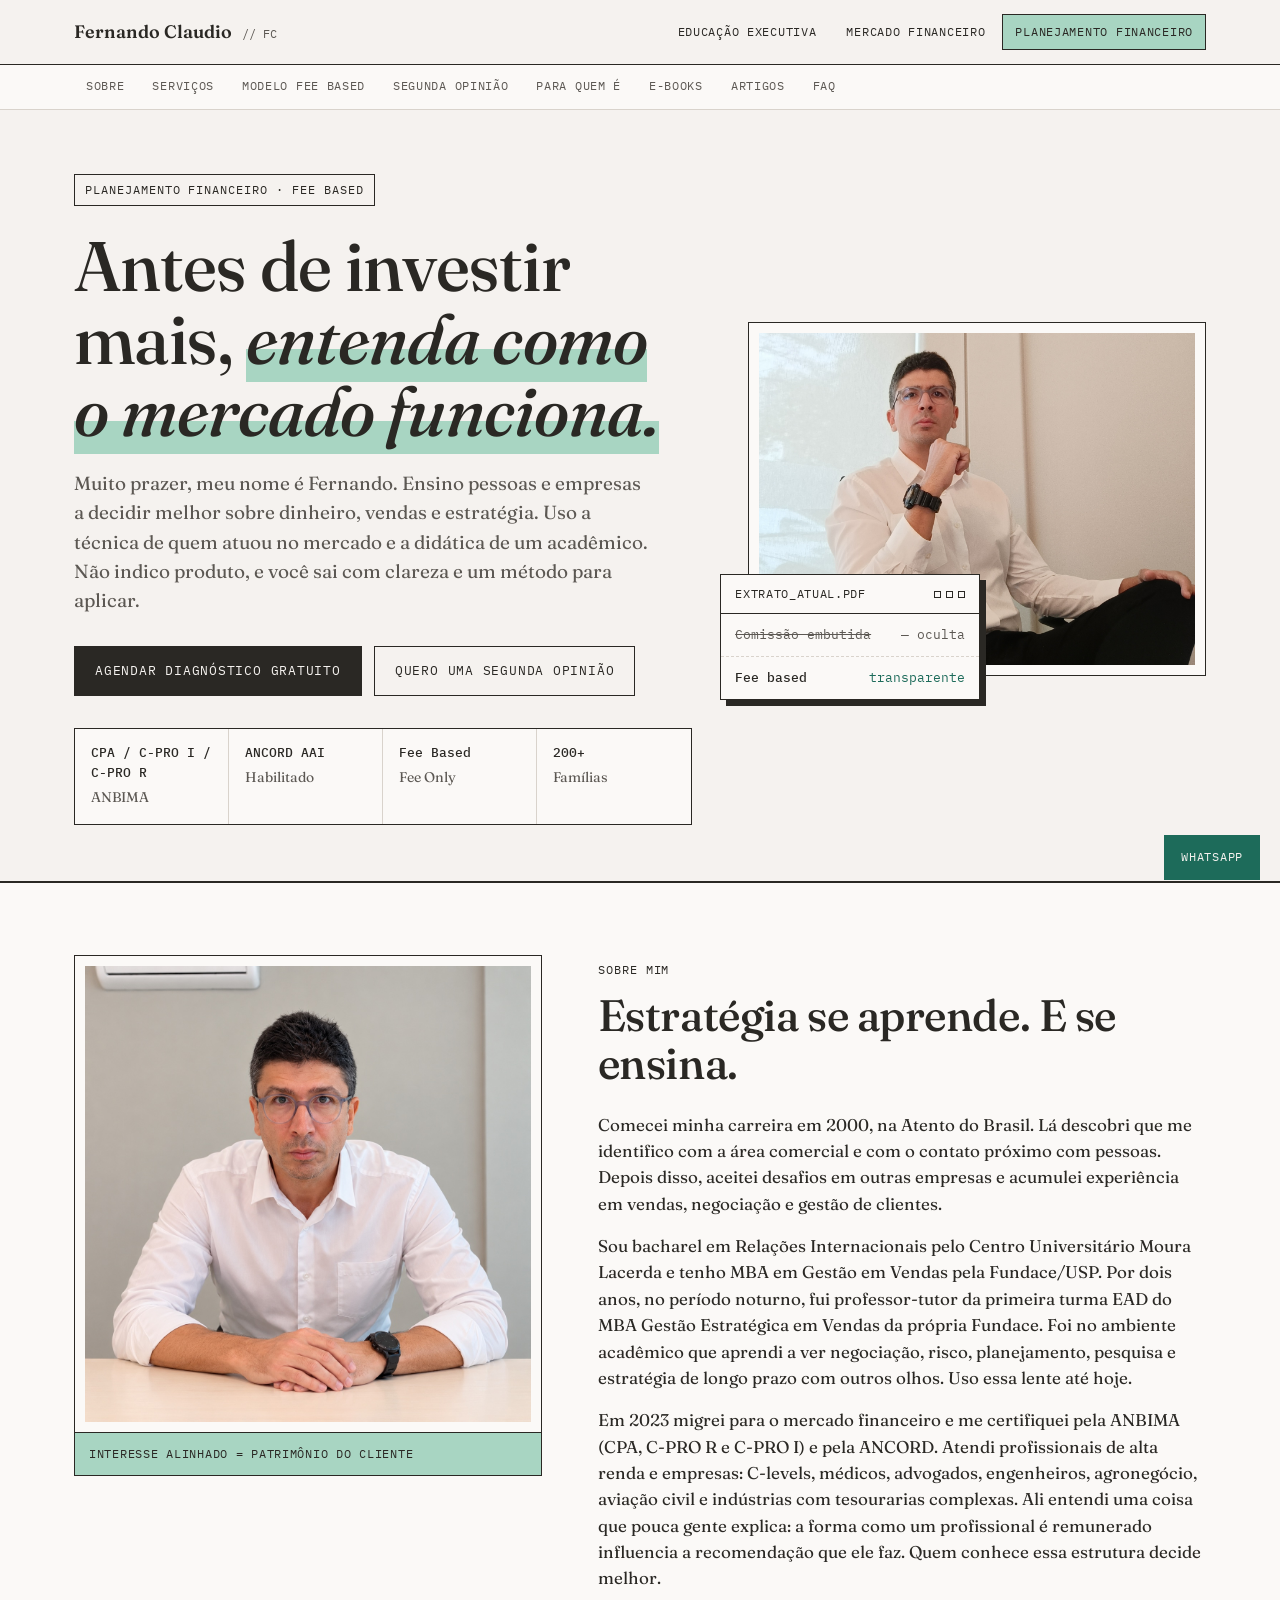
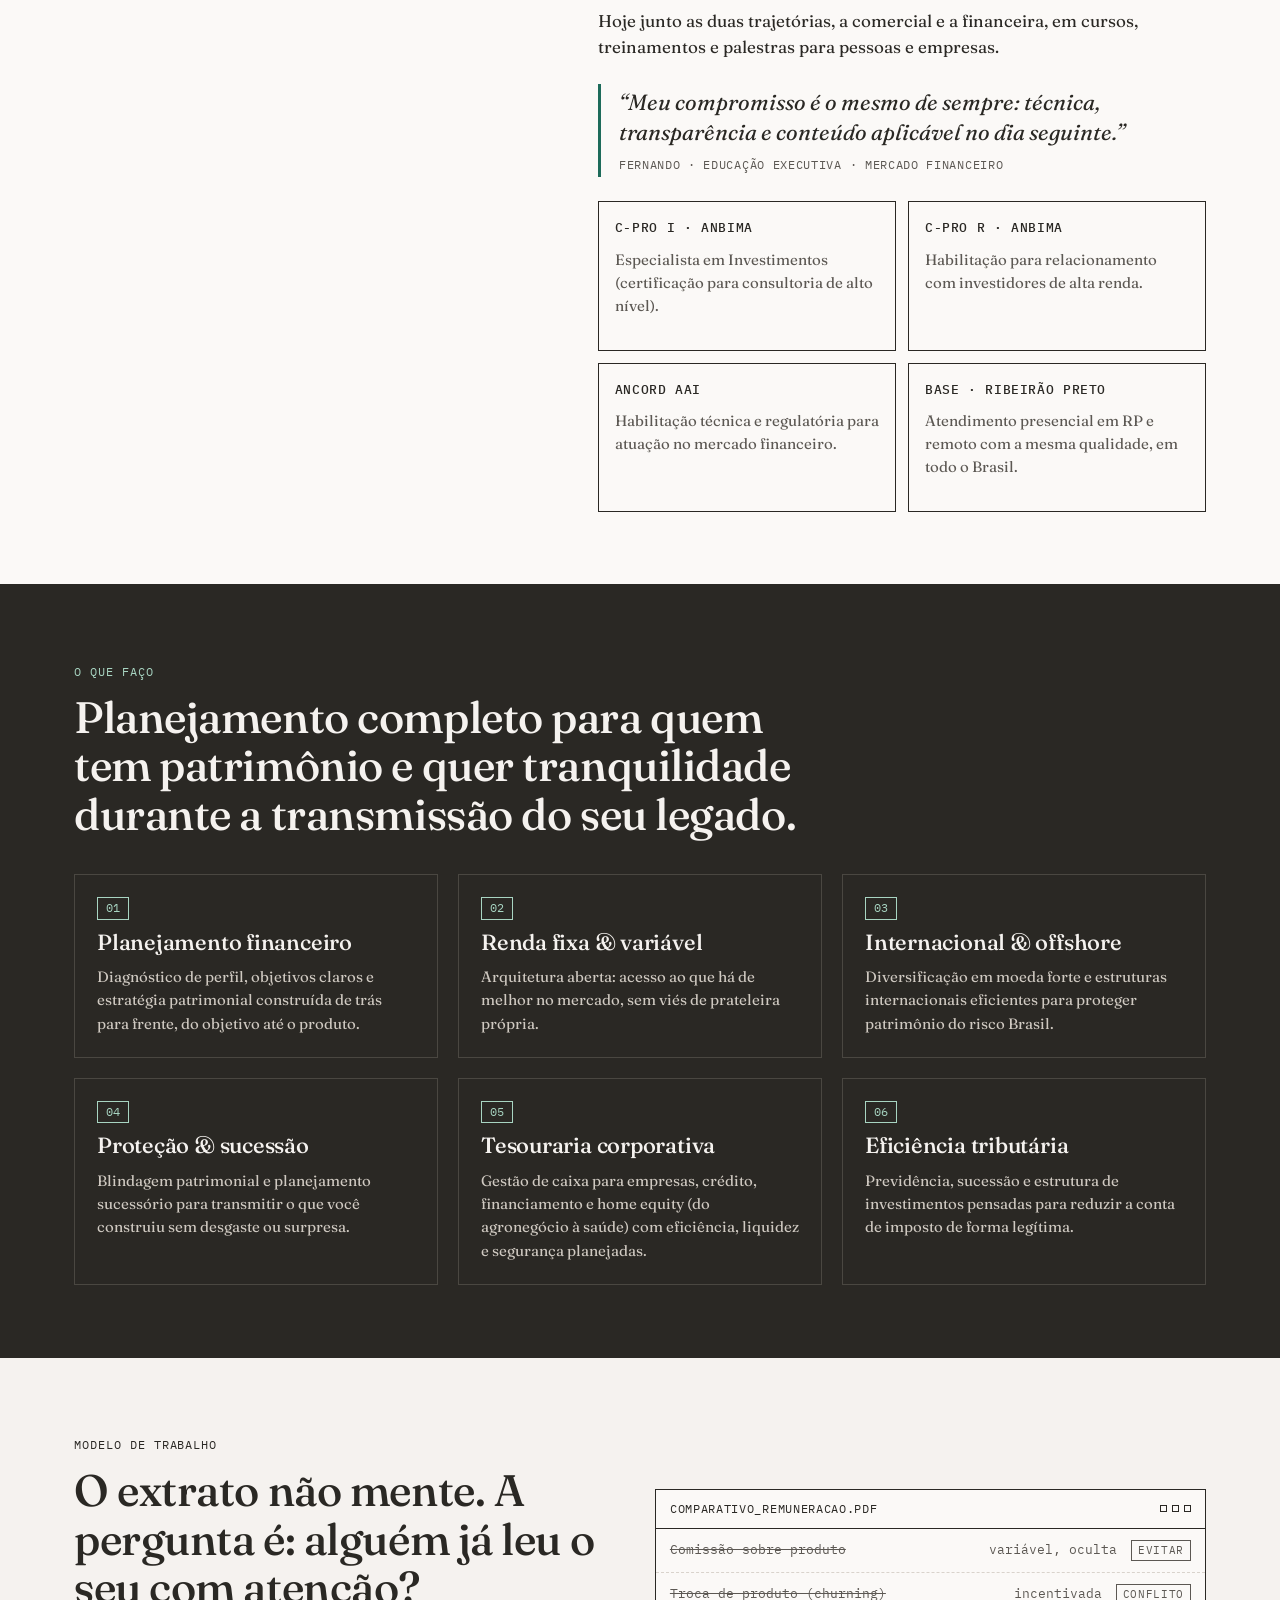
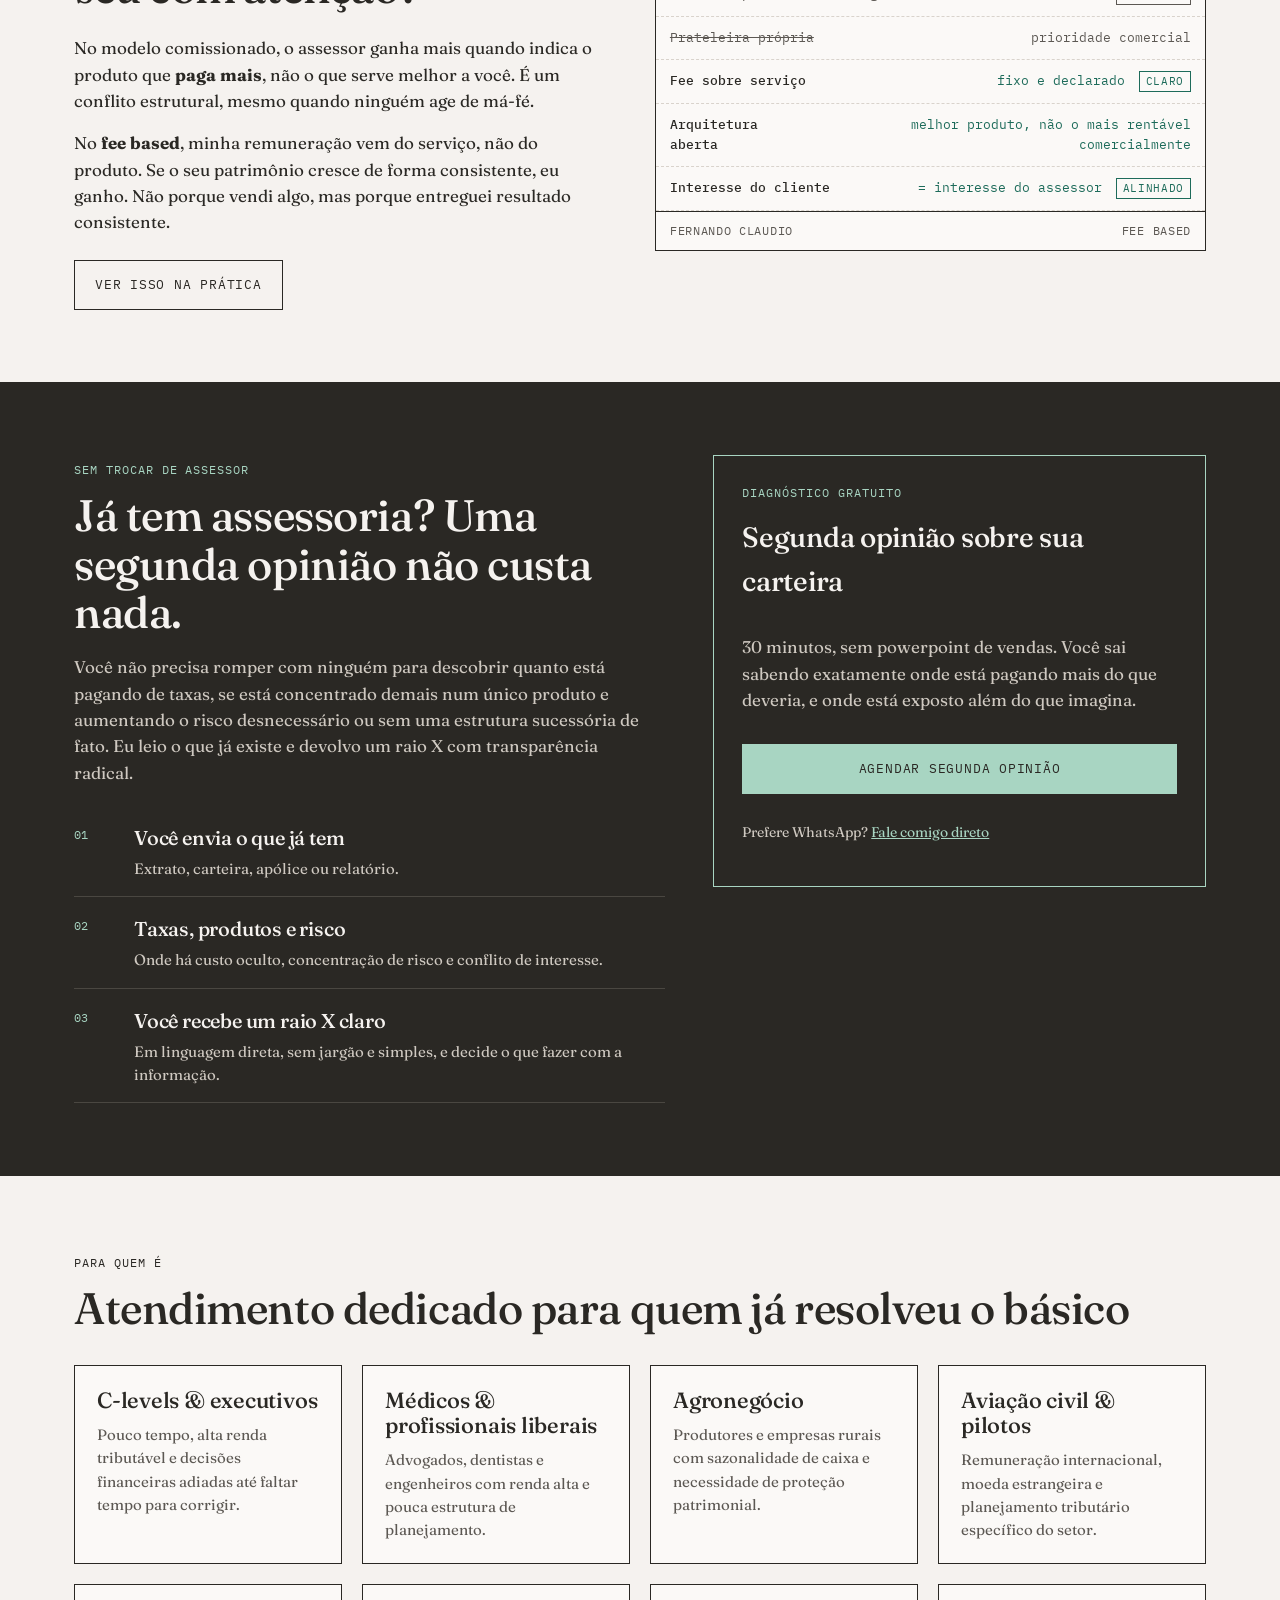
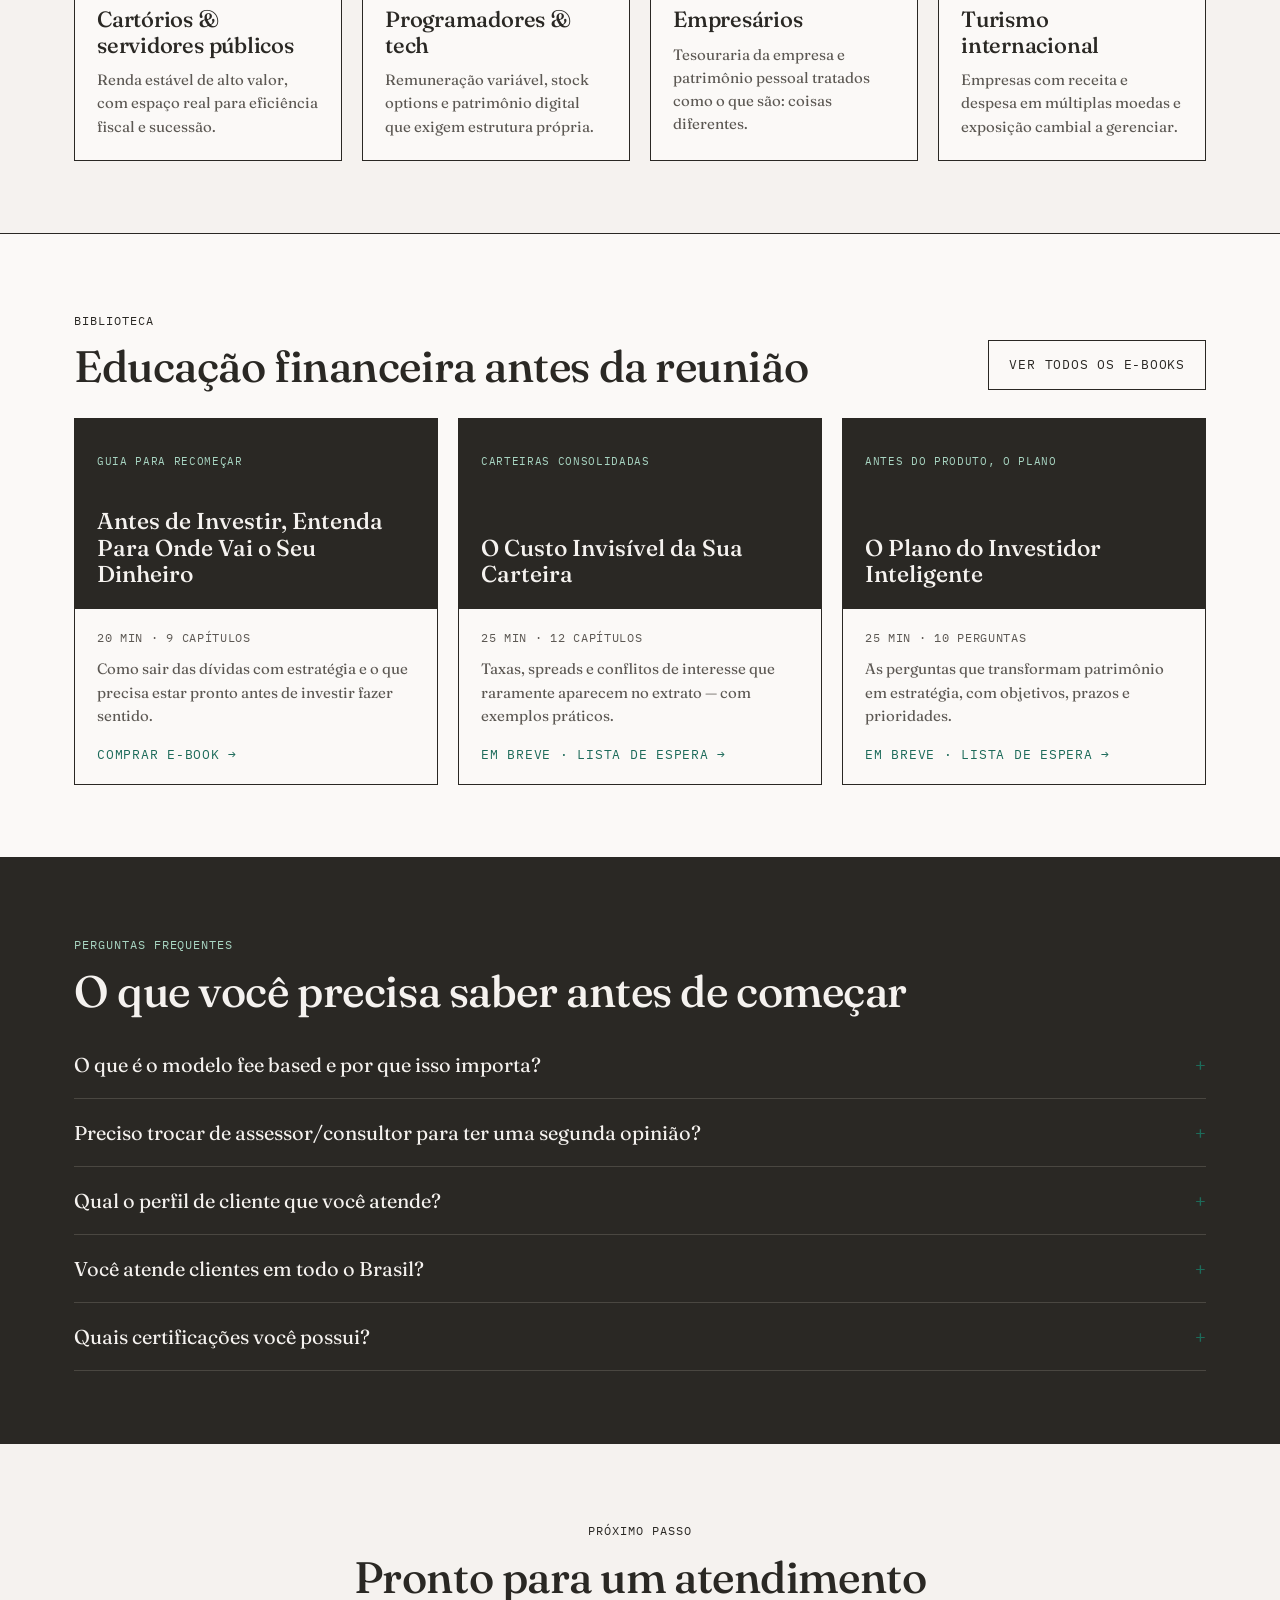
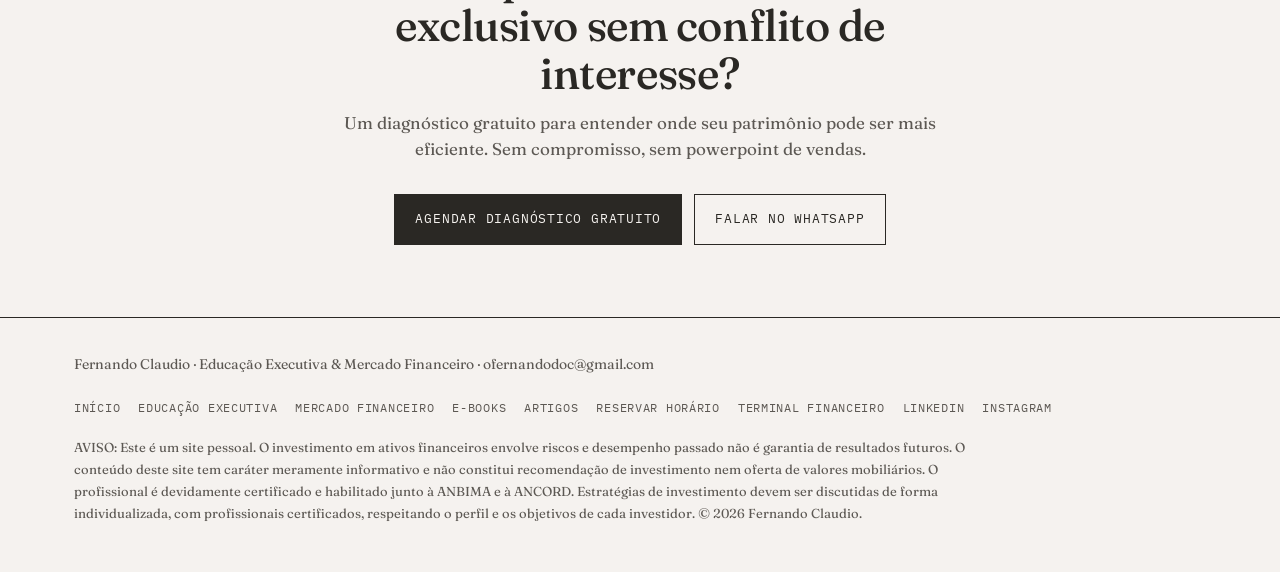
<file: planejamento-financeiro.html>
<!DOCTYPE html>
<html lang="pt-BR">
<head>
<meta charset="utf-8">
<meta name="viewport" content="width=device-width, initial-scale=1">
<title>Planejamento Financeiro | Fernando Claudio — Fee based para alta renda</title>
<meta name="description" content="Planejamento financeiro fee based para alta renda, C-levels e profissionais liberais. Planejamento sem conflito de interesse, com rigor técnico e transparência radical.">
<meta name="keywords" content="planejamento financeiro, fee based, alta renda, segunda opinião investimentos, sucessão patrimonial, Ribeirão Preto">
<meta name="author" content="Fernando de Oliveira Claudio">
<link rel="canonical" href="https://www.fernandoclaudio.com.br/planejamento-financeiro.html">
<meta property="og:type" content="website">
<meta property="og:locale" content="pt_BR">
<meta property="og:title" content="Planejamento Financeiro | Fernando Claudio · Alta Renda & Fee Based">
<meta property="og:description" content="Planejamento financeiro sem conflito de interesse. Modelo fee-based, rigor técnico e uma segunda opinião transparente sobre sua carteira.">
<meta property="og:url" content="https://www.fernandoclaudio.com.br/planejamento-financeiro.html">
<meta property="og:image" content="https://www.fernandoclaudio.com.br/assets/fernando-perfil.jpg">
<meta name="twitter:card" content="summary_large_image">
<link rel="preconnect" href="https://fonts.googleapis.com">
<link rel="preconnect" href="https://fonts.gstatic.com" crossorigin>
<link href="https://fonts.googleapis.com/css2?family=Fraunces:ital,opsz,wght@0,9..144,400;0,9..144,500;0,9..144,600;1,9..144,400&family=IBM+Plex+Mono:wght@400;500&display=swap" rel="stylesheet">
<link rel="stylesheet" href="css/fc.css">
<script type="application/ld+json">
{
  "@context": "https://schema.org",
  "@type": "ProfessionalService",
  "name": "Fernando Claudio — Planejamento Financeiro",
  "url": "https://www.fernandoclaudio.com.br/planejamento-financeiro.html",
  "image": "https://www.fernandoclaudio.com.br/assets/fernando-perfil.jpg",
  "areaServed": "BR",
  "founder": {
    "@type": "Person",
    "name": "Fernando de Oliveira Claudio",
    "address": { "@type": "PostalAddress", "addressLocality": "Ribeirão Preto", "addressRegion": "SP", "addressCountry": "BR" },
    "sameAs": ["https://www.linkedin.com/in/fernandodoc/", "https://instagram.com/ofernandodoc"]
  },
  "description": "Planejamento financeiro fee based para alta renda, C-levels, profissionais liberais e empresas, sem conflito de interesse."
}
</script>
<style>
  /* específicos desta página */
  .hero{padding:64px 0 56px;border-bottom:1px solid var(--tinta)}
  .hero .wrap{display:grid;grid-template-columns:1.35fr 1fr;gap:56px;align-items:center}
  .hero h1{font-size:clamp(40px,5.8vw,70px);line-height:1.03}
  .hero h1 em{font-style:italic;background:linear-gradient(transparent 62%,var(--jade-claro) 62%)}
  .hero p.lead{font-size:19px;color:var(--tinta-2);max-width:48ch;margin:22px 0 30px}
  .hero__visual{position:relative}
  .hero__visual .doc{position:absolute;left:-28px;bottom:-24px;width:260px;box-shadow:6px 6px 0 var(--tinta)}
  .sobre{display:grid;grid-template-columns:1fr 1.3fr;gap:56px;align-items:start}
  .sobre p{margin:0 0 16px}
  .tag-foto{font-family:var(--mono);font-size:12px;text-transform:uppercase;letter-spacing:.06em;border:1px solid var(--tinta);border-top:0;padding:12px 14px;background:var(--jade-claro)}
  .citacao{border-left:3px solid var(--jade);padding:4px 0 4px 18px;margin:24px 0}
  .citacao blockquote{margin:0;font-size:22px;font-style:italic;line-height:1.35}
  .citacao cite{display:block;margin-top:8px;font-family:var(--mono);font-size:11.5px;font-style:normal;text-transform:uppercase;letter-spacing:.06em;color:var(--tinta-2)}
  .certs{display:grid;grid-template-columns:1fr 1fr;gap:12px;margin-top:8px}
  .certs .cartao{padding:16px}
  .certs h4{font-family:var(--mono);font-size:12.5px;text-transform:uppercase;letter-spacing:.05em}
  .compara{display:grid;grid-template-columns:1fr 1.05fr;gap:56px;align-items:center}
  .compara p{margin:0 0 16px}
  .so{display:grid;grid-template-columns:1.2fr 1fr;gap:48px;align-items:start}
  .so-card{border:1px solid var(--jade-claro);padding:28px;display:flex;flex-direction:column;gap:14px}
  .so-card h3{font-size:28px;color:var(--bege)}
  .so-card .nota{font-size:14px}
  .so-card .nota a{color:var(--jade-claro)}
  .cta-final{text-align:center}
  .cta-final h2{max-width:22ch;margin-left:auto;margin-right:auto}
  .cta-final .intro{margin-left:auto;margin-right:auto}
  .cta-final .acoes{justify-content:center}
  @media (max-width:980px){
    .hero .wrap,.sobre,.compara,.so{grid-template-columns:1fr;gap:36px}
    .hero__visual{max-width:520px}
    .hero__visual .doc{left:auto;right:-8px;bottom:-20px;width:240px}
  }
  @media (max-width:720px){
    .hero{padding:40px 0 56px}
    .hero__visual .doc{position:static;width:100%;margin-top:16px;box-shadow:none}
    .certs{grid-template-columns:1fr}
    .citacao blockquote{font-size:19px}
  }
</style>
</head>
<body>

<header class="topo">
  <div class="wrap">
    <a class="marca" href="index.html">Fernando Claudio <span>// FC</span></a>
    <nav aria-label="Áreas">
      <a href="educacao-executiva.html">Educação Executiva</a>
      <a href="mercado-financeiro.html">Mercado Financeiro</a>
      <a href="planejamento-financeiro.html" aria-current="page">Planejamento Financeiro</a>
    </nav>
  </div>
</header>
<nav class="subnav" aria-label="Nesta página">
  <div class="wrap">
    <a href="#sobre">Sobre</a>
    <a href="#servicos">Serviços</a>
    <a href="#modelo">Modelo fee based</a>
    <a href="#segunda-opiniao">Segunda opinião</a>
    <a href="#publico">Para quem é</a>
    <a href="ebooks.html">E-books</a>
    <a href="artigos.html">Artigos</a>
    <a href="#faq">FAQ</a>
  </div>
</nav>

<main>

  <section class="hero">
    <div class="wrap">
      <div>
        <span class="carimbo mono">Planejamento Financeiro · Fee based</span>
        <h1>Antes de investir mais, <em>entenda como o mercado funciona.</em></h1>
        <p class="lead">Muito prazer, meu nome é Fernando. Ensino pessoas e empresas a decidir melhor sobre dinheiro, vendas e estratégia. Uso a técnica de quem atuou no mercado e a didática de um acadêmico. Não indico produto, e você sai com clareza e um método para aplicar.</p>
        <div class="acoes">
          <a class="btn" href="https://calendly.com/soufernando/30min" target="_blank" rel="noopener">Agendar diagnóstico gratuito</a>
          <a class="btn btn--linha" href="#segunda-opiniao">Quero uma segunda opinião</a>
        </div>
        <div class="faixa">
          <div><strong>CPA / C-PRO I / C-PRO R</strong><span>ANBIMA</span></div>
          <div><strong>ANCORD AAI</strong><span>Habilitado</span></div>
          <div><strong>Fee Based</strong><span>Fee Only</span></div>
          <div><strong>200+</strong><span>Famílias</span></div>
        </div>
      </div>
      <div class="hero__visual">
        <figure class="foto">
          <img src="assets/fernando-perfil.jpg" alt="Fernando de Oliveira Claudio" width="1200" height="918" fetchpriority="high">
        </figure>
        <div class="doc" aria-hidden="true">
          <div class="doc__head"><span>extrato_atual.pdf</span><span class="pontos"><i></i><i></i><i></i></span></div>
          <div class="doc__linha risco"><span class="lbl">Comissão embutida</span><span class="val">— oculta</span></div>
          <div class="doc__linha ok"><span class="lbl">Fee based</span><span class="val">transparente</span></div>
        </div>
      </div>
    </div>
  </section>

  <section class="bloco bloco--papel" id="sobre">
    <div class="wrap sobre">
      <div>
        <figure class="foto">
          <img src="assets/fernando-sorrindo.jpg" alt="Fernando Claudio em seu escritório" width="1200" height="918" loading="lazy">
        </figure>
        <div class="tag-foto">Interesse alinhado = patrimônio do cliente</div>
      </div>
      <div>
        <span class="mono">Sobre mim</span>
        <h2 style="margin-bottom:24px">Estratégia se aprende. E se ensina.</h2>
        <p>Comecei minha carreira em 2000, na Atento do Brasil. Lá descobri que me identifico com a área comercial e com o contato próximo com pessoas. Depois disso, aceitei desafios em outras empresas e acumulei experiência em vendas, negociação e gestão de clientes.</p>
        <p>Sou bacharel em Relações Internacionais pelo Centro Universitário Moura Lacerda e tenho MBA em Gestão em Vendas pela Fundace/USP. Por dois anos, no período noturno, fui professor-tutor da primeira turma EAD do MBA Gestão Estratégica em Vendas da própria Fundace. Foi no ambiente acadêmico que aprendi a ver negociação, risco, planejamento, pesquisa e estratégia de longo prazo com outros olhos. Uso essa lente até hoje.</p>
        <p>Em 2023 migrei para o mercado financeiro e me certifiquei pela ANBIMA (CPA, C-PRO R e C-PRO I) e pela ANCORD. Atendi profissionais de alta renda e empresas: C-levels, médicos, advogados, engenheiros, agronegócio, aviação civil e indústrias com tesourarias complexas. Ali entendi uma coisa que pouca gente explica: a forma como um profissional é remunerado influencia a recomendação que ele faz. Quem conhece essa estrutura decide melhor.</p>
        <p>Hoje junto as duas trajetórias, a comercial e a financeira, em cursos, treinamentos e palestras para pessoas e empresas.</p>
        <div class="citacao">
          <blockquote>“Meu compromisso é o mesmo de sempre: técnica, transparência e conteúdo aplicável no dia seguinte.”</blockquote>
          <cite>Fernando · Educação Executiva · Mercado Financeiro</cite>
        </div>
        <div class="certs">
          <div class="cartao"><h4>C-PRO I · ANBIMA</h4><p>Especialista em Investimentos (certificação para consultoria de alto nível).</p></div>
          <div class="cartao"><h4>C-PRO R · ANBIMA</h4><p>Habilitação para relacionamento com investidores de alta renda.</p></div>
          <div class="cartao"><h4>ANCORD AAI</h4><p>Habilitação técnica e regulatória para atuação no mercado financeiro.</p></div>
          <div class="cartao"><h4>Base · Ribeirão Preto</h4><p>Atendimento presencial em RP e remoto com a mesma qualidade, em todo o Brasil.</p></div>
        </div>
      </div>
    </div>
  </section>

  <section class="bloco bloco--escuro" id="servicos">
    <div class="wrap">
      <span class="mono">O que faço</span>
      <h2 style="max-width:26ch;margin-bottom:36px">Planejamento completo para quem tem patrimônio e quer tranquilidade durante a transmissão do seu legado.</h2>
      <div class="grade">
        <div class="cartao"><span class="num">01</span><h3>Planejamento financeiro</h3><p>Diagnóstico de perfil, objetivos claros e estratégia patrimonial construída de trás para frente, do objetivo até o produto.</p></div>
        <div class="cartao"><span class="num">02</span><h3>Renda fixa &amp; variável</h3><p>Arquitetura aberta: acesso ao que há de melhor no mercado, sem viés de prateleira própria.</p></div>
        <div class="cartao"><span class="num">03</span><h3>Internacional &amp; offshore</h3><p>Diversificação em moeda forte e estruturas internacionais eficientes para proteger patrimônio do risco Brasil.</p></div>
        <div class="cartao"><span class="num">04</span><h3>Proteção &amp; sucessão</h3><p>Blindagem patrimonial e planejamento sucessório para transmitir o que você construiu sem desgaste ou surpresa.</p></div>
        <div class="cartao"><span class="num">05</span><h3>Tesouraria corporativa</h3><p>Gestão de caixa para empresas, crédito, financiamento e home equity (do agronegócio à saúde) com eficiência, liquidez e segurança planejadas.</p></div>
        <div class="cartao"><span class="num">06</span><h3>Eficiência tributária</h3><p>Previdência, sucessão e estrutura de investimentos pensadas para reduzir a conta de imposto de forma legítima.</p></div>
      </div>
    </div>
  </section>

  <section class="bloco" id="modelo">
    <div class="wrap compara">
      <div>
        <span class="mono">Modelo de trabalho</span>
        <h2 style="margin-bottom:24px">O extrato não mente. A pergunta é: alguém já leu o seu com atenção?</h2>
        <p>No modelo comissionado, o assessor ganha mais quando indica o produto que <strong>paga mais</strong>, não o que serve melhor a você. É um conflito estrutural, mesmo quando ninguém age de má-fé.</p>
        <p>No <strong>fee based</strong>, minha remuneração vem do serviço, não do produto. Se o seu patrimônio cresce de forma consistente, eu ganho. Não porque vendi algo, mas porque entreguei resultado consistente.</p>
        <a class="btn btn--linha" href="#segunda-opiniao" style="margin-top:8px">Ver isso na prática</a>
      </div>
      <div class="doc">
        <div class="doc__head"><span>comparativo_remuneracao.pdf</span><span class="pontos"><i></i><i></i><i></i></span></div>
        <div class="doc__linha risco"><span class="lbl">Comissão sobre produto</span><span class="val">variável, oculta <span class="selo-doc">evitar</span></span></div>
        <div class="doc__linha risco"><span class="lbl">Troca de produto (churning)</span><span class="val">incentivada <span class="selo-doc">conflito</span></span></div>
        <div class="doc__linha risco"><span class="lbl">Prateleira própria</span><span class="val">prioridade comercial</span></div>
        <div class="doc__linha ok"><span class="lbl">Fee sobre serviço</span><span class="val">fixo e declarado <span class="selo-doc">claro</span></span></div>
        <div class="doc__linha ok"><span class="lbl">Arquitetura aberta</span><span class="val">melhor produto, não o mais rentável comercialmente</span></div>
        <div class="doc__linha ok"><span class="lbl">Interesse do cliente</span><span class="val">= interesse do assessor <span class="selo-doc">alinhado</span></span></div>
        <div class="doc__pe"><span>Fernando Claudio</span><span>fee based</span></div>
      </div>
    </div>
  </section>

  <section class="bloco bloco--escuro" id="segunda-opiniao">
    <div class="wrap so">
      <div>
        <span class="mono">Sem trocar de assessor</span>
        <h2 style="margin-bottom:18px">Já tem assessoria? Uma segunda opinião não custa nada.</h2>
        <p style="max-width:52ch">Você não precisa romper com ninguém para descobrir quanto está pagando de taxas, se está concentrado demais num único produto e aumentando o risco desnecessário ou sem uma estrutura sucessória de fato. Eu leio o que já existe e devolvo um raio X com transparência radical.</p>
        <ol class="passos" style="margin-top:20px">
          <li><div><h4>Você envia o que já tem</h4><p>Extrato, carteira, apólice ou relatório.</p></div></li>
          <li><div><h4>Taxas, produtos e risco</h4><p>Onde há custo oculto, concentração de risco e conflito de interesse.</p></div></li>
          <li><div><h4>Você recebe um raio X claro</h4><p>Em linguagem direta, sem jargão e simples, e decide o que fazer com a informação.</p></div></li>
        </ol>
      </div>
      <div class="so-card">
        <span class="mono">Diagnóstico gratuito</span>
        <h3>Segunda opinião sobre sua carteira</h3>
        <p>30 minutos, sem powerpoint de vendas. Você sai sabendo exatamente onde está pagando mais do que deveria, e onde está exposto além do que imagina.</p>
        <a class="btn btn--claro" href="https://tally.so/r/81LRlz" target="_blank" rel="noopener">Agendar segunda opinião</a>
        <p class="nota">Prefere WhatsApp? <a href="https://api.whatsapp.com/send/?phone=5516981180180&amp;text=Quero+uma+segunda+opini%C3%A3o+sobre+minha+carteira+de+investimentos.&amp;type=phone_number&amp;app_absent=0" target="_blank" rel="noopener">Fale comigo direto</a></p>
      </div>
    </div>
  </section>

  <section class="bloco" id="publico">
    <div class="wrap">
      <span class="mono">Para quem é</span>
      <h2 style="margin-bottom:32px">Atendimento dedicado para quem já resolveu o básico</h2>
      <div class="grade grade--4">
        <div class="cartao"><h3>C-levels &amp; executivos</h3><p>Pouco tempo, alta renda tributável e decisões financeiras adiadas até faltar tempo para corrigir.</p></div>
        <div class="cartao"><h3>Médicos &amp; profissionais liberais</h3><p>Advogados, dentistas e engenheiros com renda alta e pouca estrutura de planejamento.</p></div>
        <div class="cartao"><h3>Agronegócio</h3><p>Produtores e empresas rurais com sazonalidade de caixa e necessidade de proteção patrimonial.</p></div>
        <div class="cartao"><h3>Aviação civil &amp; pilotos</h3><p>Remuneração internacional, moeda estrangeira e planejamento tributário específico do setor.</p></div>
        <div class="cartao"><h3>Cartórios &amp; servidores públicos</h3><p>Renda estável de alto valor, com espaço real para eficiência fiscal e sucessão.</p></div>
        <div class="cartao"><h3>Programadores &amp; tech</h3><p>Remuneração variável, stock options e patrimônio digital que exigem estrutura própria.</p></div>
        <div class="cartao"><h3>Empresários</h3><p>Tesouraria da empresa e patrimônio pessoal tratados como o que são: coisas diferentes.</p></div>
        <div class="cartao"><h3>Turismo internacional</h3><p>Empresas com receita e despesa em múltiplas moedas e exposição cambial a gerenciar.</p></div>
      </div>
    </div>
  </section>

  <section class="bloco bloco--papel" id="biblioteca">
    <div class="wrap">
      <div class="head">
        <div>
          <span class="mono">Biblioteca</span>
          <h2>Educação financeira antes da reunião</h2>
        </div>
        <a class="btn btn--linha" href="ebooks.html">Ver todos os e-books</a>
      </div>
      <div class="livros">
        <a class="livro" href="landing-antes-de-investir.html">
          <div class="livro__capa"><div><span class="barra"></span><span class="tag">Guia para recomeçar</span></div><strong>Antes de Investir, Entenda Para Onde Vai o Seu Dinheiro</strong></div>
          <div class="livro__corpo"><span class="livro__meta">20 min · 9 capítulos</span><p>Como sair das dívidas com estratégia e o que precisa estar pronto antes de investir fazer sentido.</p><span class="livro__cta">Comprar e-book →</span></div>
        </a>
        <a class="livro" href="landing-custo-invisivel-carteira.html">
          <div class="livro__capa"><div><span class="barra"></span><span class="tag">Carteiras consolidadas</span></div><strong>O Custo Invisível da Sua Carteira</strong></div>
          <div class="livro__corpo"><span class="livro__meta">25 min · 12 capítulos</span><p>Taxas, spreads e conflitos de interesse que raramente aparecem no extrato — com exemplos práticos.</p><span class="livro__cta">Em breve · lista de espera →</span></div>
        </a>
        <a class="livro" href="landing-plano-investidor-inteligente.html">
          <div class="livro__capa"><div><span class="barra"></span><span class="tag">Antes do produto, o plano</span></div><strong>O Plano do Investidor Inteligente</strong></div>
          <div class="livro__corpo"><span class="livro__meta">25 min · 10 perguntas</span><p>As perguntas que transformam patrimônio em estratégia, com objetivos, prazos e prioridades.</p><span class="livro__cta">Em breve · lista de espera →</span></div>
        </a>
      </div>
    </div>
  </section>

  <section class="bloco bloco--escuro faq" id="faq">
    <div class="wrap">
      <span class="mono">Perguntas frequentes</span>
      <h2 style="margin-bottom:16px">O que você precisa saber antes de começar</h2>
      <details><summary>O que é o modelo fee based e por que isso importa?</summary><p>No fee-based, minha remuneração é paga pelo serviço prestado, não por comissão dos produtos que você compra. Meu interesse fica idêntico ao seu: que seu patrimônio cresça. Não há incentivo para indicar um produto ruim porque ele paga comissão maior.</p></details>
      <details><summary>Preciso trocar de assessor/consultor para ter uma segunda opinião?</summary><p>Não. A segunda opinião é uma análise independente do que você já tem, sem compromisso de troca. Vou agregar valor na sua vida financeira e você decide o que fazer com o diagnóstico depois de vê-lo.</p></details>
      <details><summary>Qual o perfil de cliente que você atende?</summary><p>Atendo principalmente alta renda, C-levels, profissionais liberais e empresas com tesouraria a organizar. Meu foco é em quem exige nível técnico elevado e atenção personalizada.</p></details>
      <details><summary>Você atende clientes em todo o Brasil?</summary><p>Sim, em Ribeirão Preto (SP) e região com atendimento presencial e 100% remoto para o restante do Brasil, com a mesma qualidade e profundidade de planejamento.</p></details>
      <details><summary>Quais certificações você possui?</summary><p>CPA (Certificação Profissional ANBIMA), C-PRO I (Consultor de Investimentos - Especialista ANBIMA), C-PRO R (Atendimento Alta Renda — ANBIMA) e Habilitação ANCORD AAI (Assessor de Investimentos). São certificações voltadas para assessoria de alta complexidade e rigor técnico, consultoria de investimentos e atendimento a investidores qualificados.</p></details>
    </div>
  </section>

  <section class="bloco cta-final">
    <div class="wrap">
      <span class="mono">Próximo passo</span>
      <h2>Pronto para um atendimento exclusivo sem conflito de interesse?</h2>
      <p class="intro">Um diagnóstico gratuito para entender onde seu patrimônio pode ser mais eficiente. Sem compromisso, sem powerpoint de vendas.</p>
      <div class="acoes">
        <a class="btn" href="https://tally.so/r/81LRlz" target="_blank" rel="noopener">Agendar diagnóstico gratuito</a>
        <a class="btn btn--linha" href="https://api.whatsapp.com/send/?phone=5516981180180&amp;text=Quero+revisar+meu+portf%C3%B3lio+de+investimentos+e+entender+melhor+o+modelo+fee+based.&amp;type=phone_number&amp;app_absent=0" target="_blank" rel="noopener">Falar no WhatsApp</a>
      </div>
    </div>
  </section>

</main>

<footer>
  <div class="wrap">
    <div class="linha">
      <span>Fernando Claudio · Educação Executiva &amp; Mercado Financeiro · ofernandodoc@gmail.com</span>
      <nav aria-label="Rodapé">
        <a href="index.html">Início</a>
        <a href="educacao-executiva.html">Educação Executiva</a>
        <a href="mercado-financeiro.html">Mercado Financeiro</a>
        <a href="ebooks.html">E-books</a>
        <a href="artigos.html">Artigos</a>
        <a href="https://calendly.com/soufernando/30min" target="_blank" rel="noopener">Reservar horário</a>
        <a href="https://fernando-doc.streamlit.app/" target="_blank" rel="noopener">Terminal financeiro</a>
        <a href="https://www.linkedin.com/in/fernandodoc/" target="_blank" rel="noopener">LinkedIn</a>
        <a href="https://instagram.com/ofernandodoc" target="_blank" rel="noopener">Instagram</a>
      </nav>
    </div>
    <p class="aviso">AVISO: Este é um site pessoal. O investimento em ativos financeiros envolve riscos e desempenho passado não é garantia de resultados futuros. O conteúdo deste site tem caráter meramente informativo e não constitui recomendação de investimento nem oferta de valores mobiliários. O profissional é devidamente certificado e habilitado junto à ANBIMA e à ANCORD. Estratégias de investimento devem ser discutidas de forma individualizada, com profissionais certificados, respeitando o perfil e os objetivos de cada investidor. © 2026 Fernando Claudio.</p>
  </div>
</footer>

<a class="wa" href="https://api.whatsapp.com/send/?phone=5516981180180&amp;text=Quero+entender+melhor+o+modelo+fee+based+e+revisar+meu+planejamento+financeiro.&amp;type=phone_number&amp;app_absent=0" target="_blank" rel="noopener" aria-label="Falar no WhatsApp">WhatsApp</a>

</body>
</html>
</file>
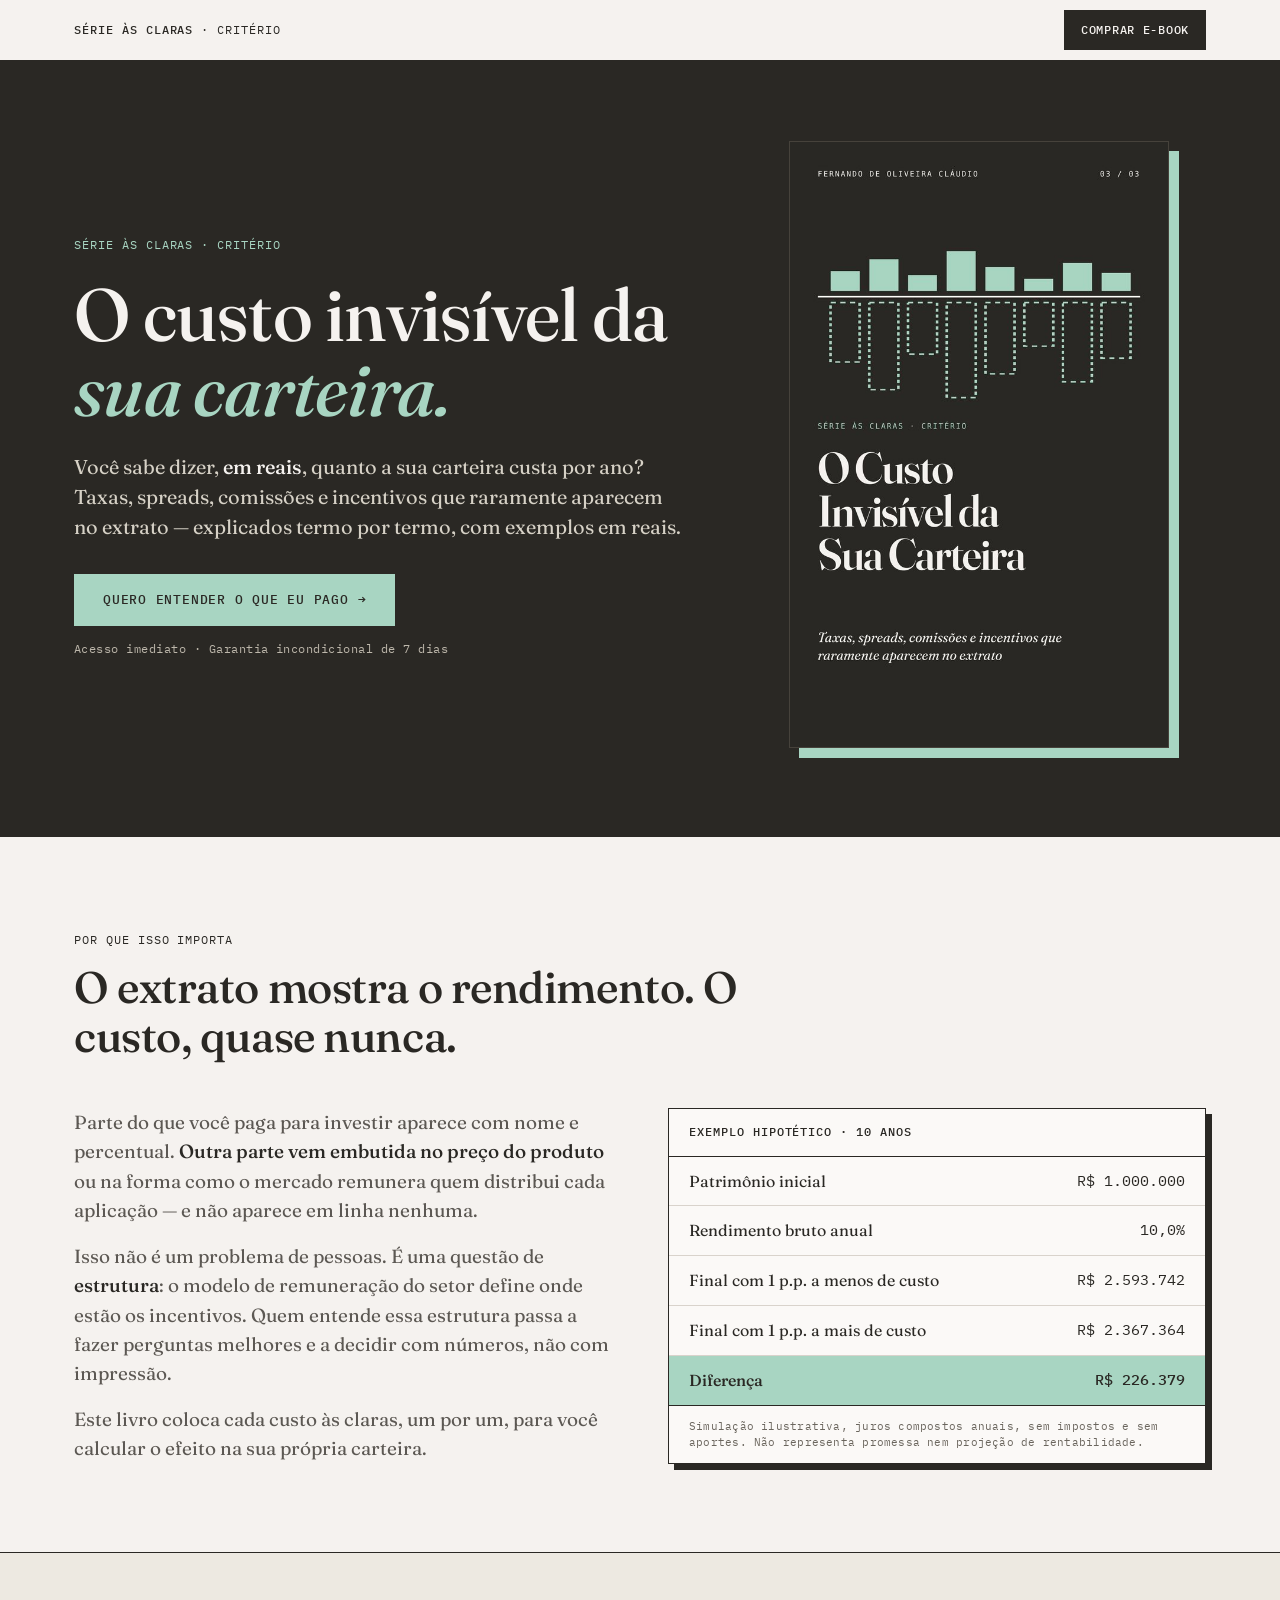
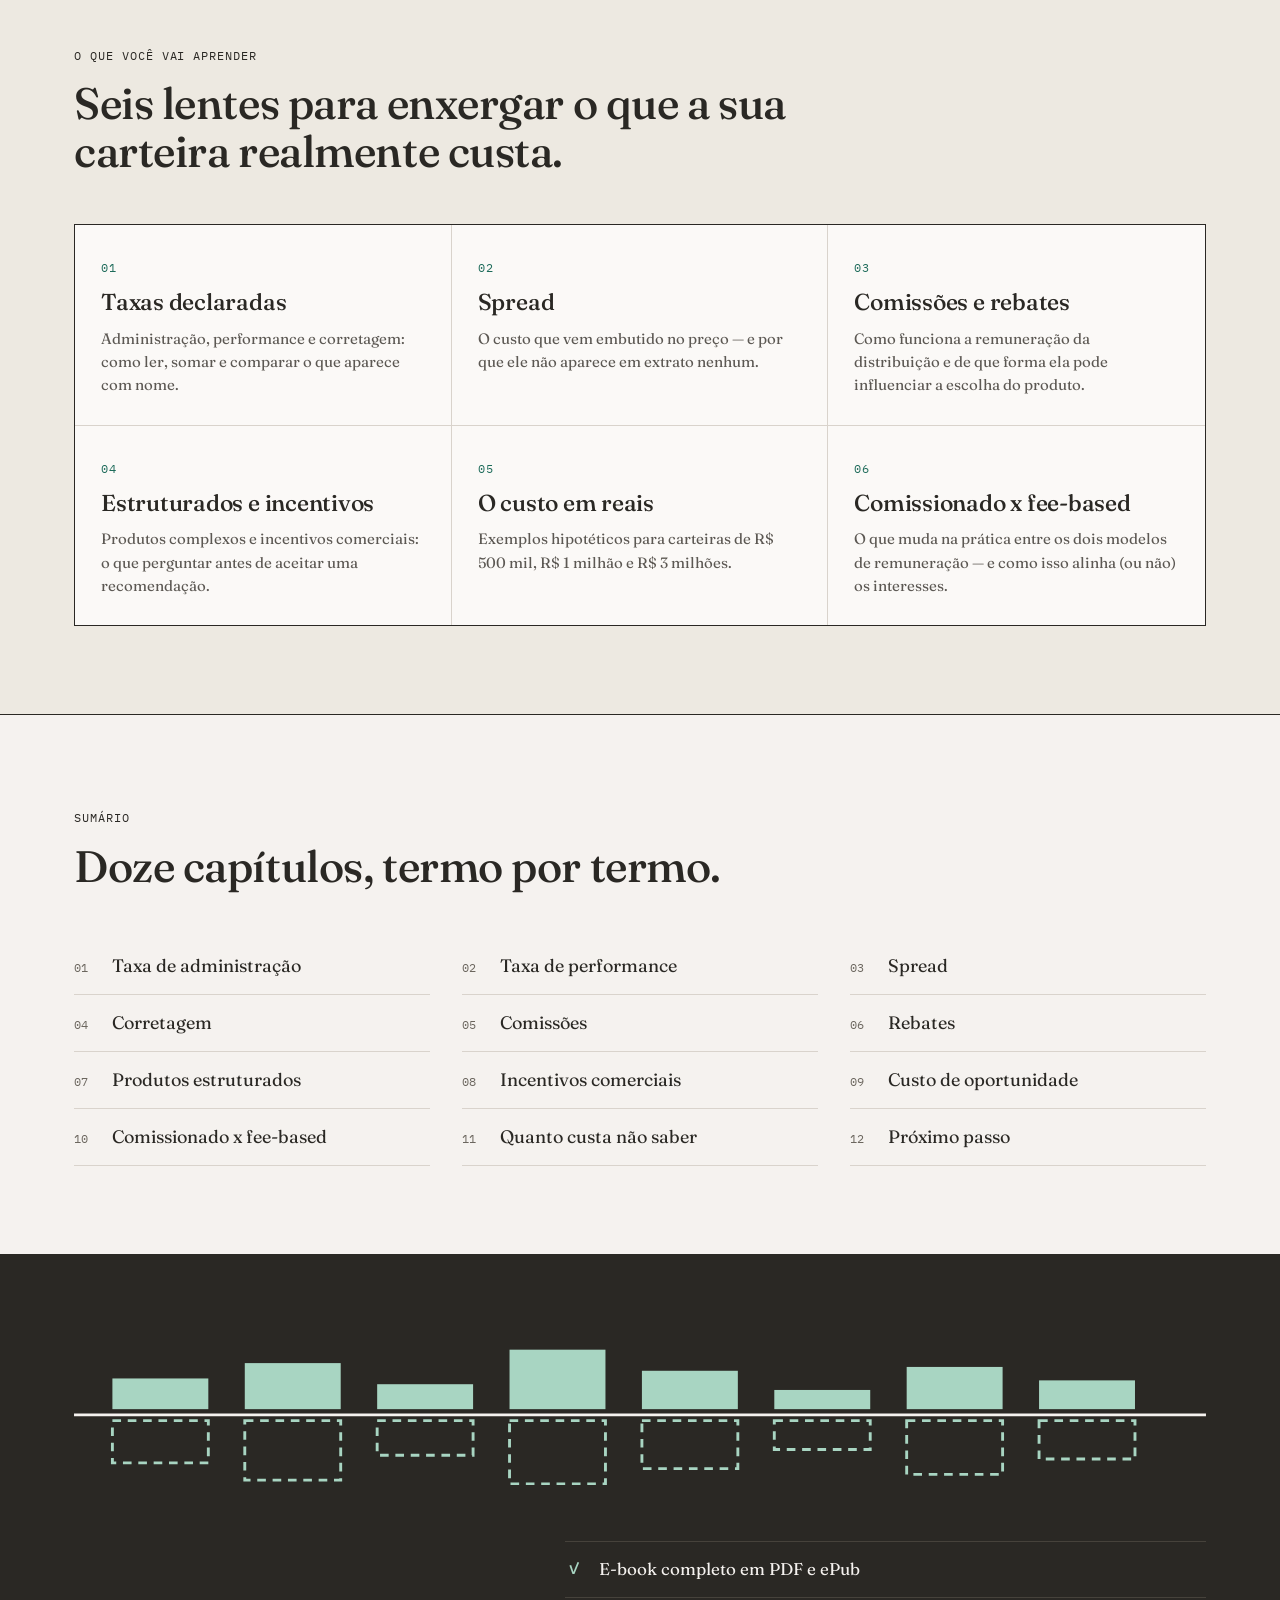
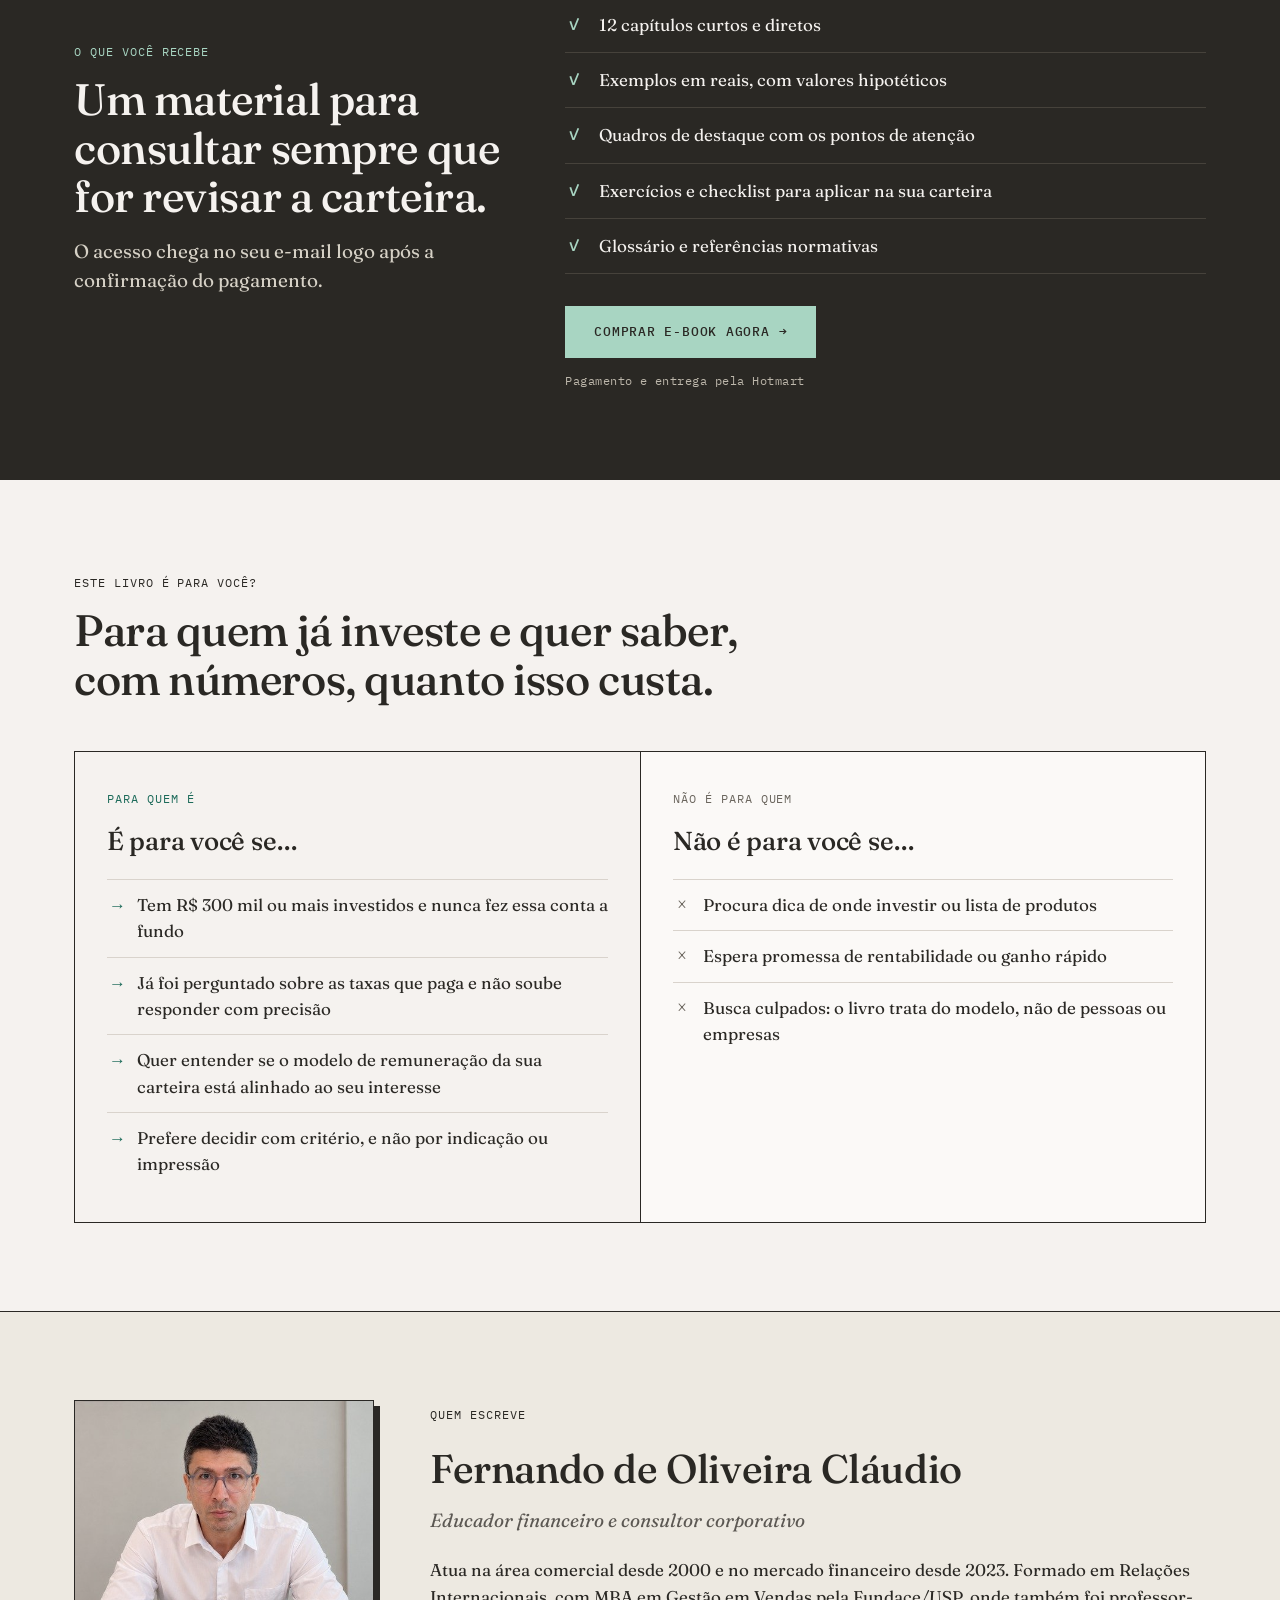
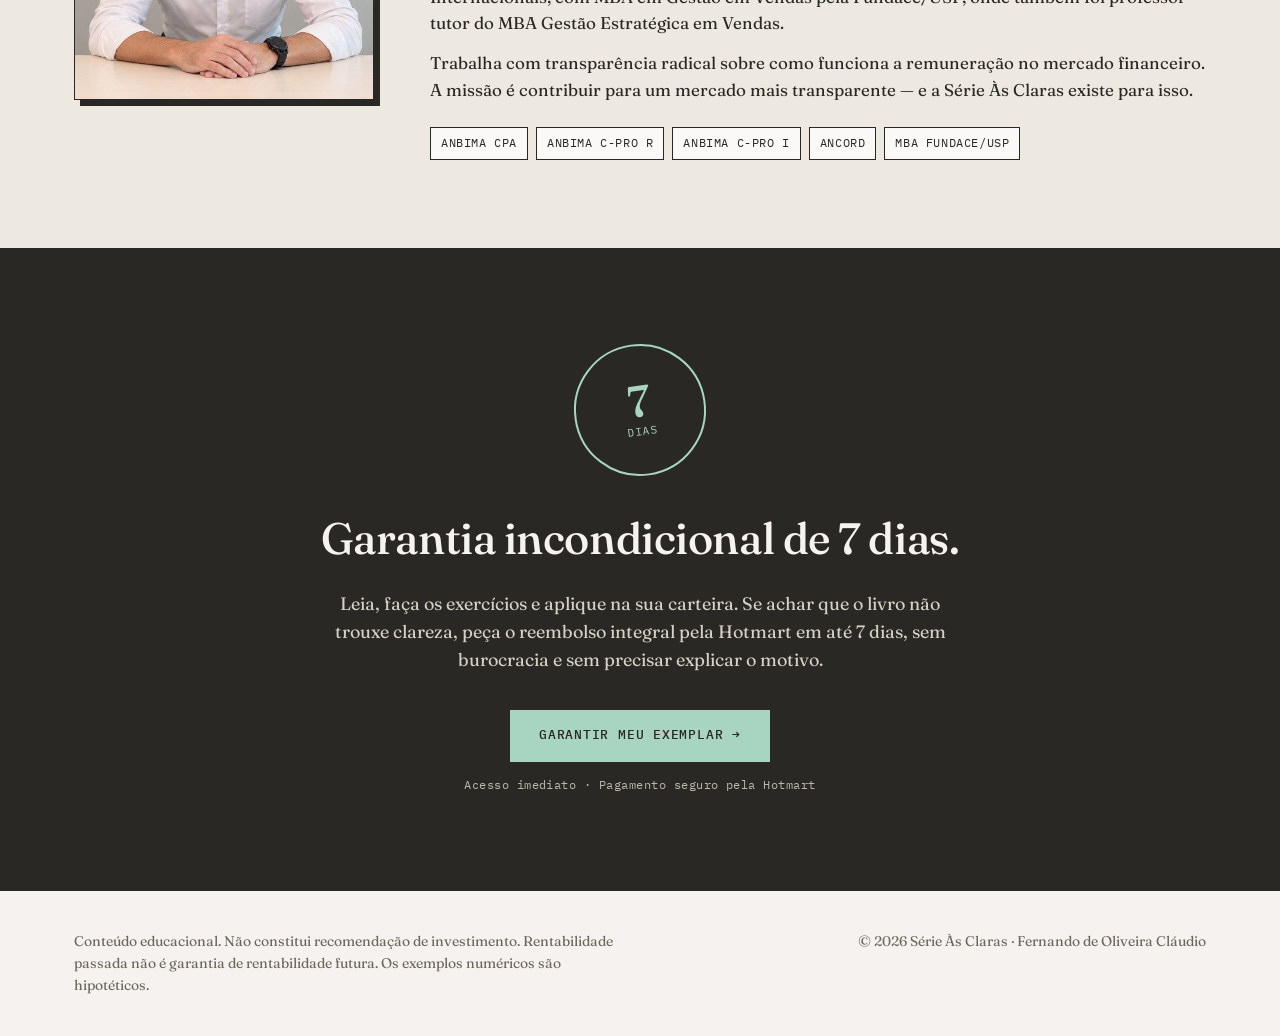
<file: pagina-venda-o-custo-invisivel/o-custo-invisivel-da-sua-carteira.html>
<!DOCTYPE html>
<html lang="pt-BR">
<head>
<meta charset="UTF-8">
<meta name="viewport" content="width=device-width, initial-scale=1">
<title>O Custo Invisível da Sua Carteira — Série Às Claras | Fernando Cláudio</title>
<meta name="description" content="E-book O Custo Invisível da Sua Carteira: taxas, spreads, comissões e incentivos que raramente aparecem no extrato, explicados termo por termo e com exemplos em reais. Série Às Claras — Critério.">
<meta property="og:type" content="product">
<meta property="og:title" content="O Custo Invisível da Sua Carteira — Série Às Claras">
<meta property="og:description" content="Taxas, spreads, comissões e incentivos que raramente aparecem no extrato.">
<meta property="og:image" content="img/capa-o-custo-invisivel.jpg">
<link rel="preconnect" href="https://fonts.googleapis.com">
<link rel="preconnect" href="https://fonts.gstatic.com" crossorigin>
<link href="https://fonts.googleapis.com/css2?family=Fraunces:ital,opsz,wght@0,9..144,400;0,9..144,500;1,9..144,400&family=IBM+Plex+Mono:wght@400;500&display=swap" rel="stylesheet">
<style>
/* ===== Documento Auditado — tokens oficiais ===== */
:root{
  --bege:#F5F2EF; --papel:#FBF9F7; --caixa:#EDE9E1;
  --tinta:#2A2824; --tinta-2:#5C5853; --muted:#6B665E;
  --linha:#D9D3CC; --linha-escura:#46423B;
  --jade:#1D6B5A; --jade-claro:#A8D5C2;
  --serif:"Fraunces",Georgia,serif;
  --mono:"IBM Plex Mono",ui-monospace,monospace;
  --borda:1px solid #2A2824;
  --sombra-carimbo:6px 6px 0 #2A2824;
  --max:1180px;
}
*{box-sizing:border-box}
html{scroll-behavior:smooth}
body{margin:0;background:var(--bege);color:var(--tinta);font-family:var(--serif);font-size:17px;line-height:1.55;-webkit-font-smoothing:antialiased}
img{display:block;max-width:100%;height:auto}
a{color:inherit}
h1,h2,h3{font-weight:500;letter-spacing:-.01em;margin:0}
p{margin:0}
.wrap{max-width:var(--max);margin:0 auto;padding:0 24px}
.rotulo{font-family:var(--mono);font-size:12px;letter-spacing:.08em;text-transform:uppercase}
:focus-visible{outline:2px solid var(--jade);outline-offset:3px}

/* botões */
.btn{display:inline-flex;align-items:center;justify-content:center;gap:10px;min-height:52px;padding:0 28px;font-family:var(--mono);font-size:13px;font-weight:500;letter-spacing:.06em;text-transform:uppercase;text-decoration:none;border:1px solid var(--tinta);background:var(--tinta);color:var(--bege);cursor:pointer;text-align:center}
.btn:hover{background:var(--jade-claro);color:var(--tinta)}
.btn--claro{background:var(--jade-claro);border-color:var(--jade-claro);color:var(--tinta)}
.btn--claro:hover{background:transparent;color:var(--jade-claro)}
.selo{font-family:var(--mono);font-size:12px;letter-spacing:.04em;color:var(--muted);margin-top:14px}
.escuro .selo{color:#bdb7ab}

/* faixa topo */
.faixa{background:var(--bege);border-bottom:var(--borda);position:sticky;top:0;z-index:20}
.faixa .wrap{display:flex;justify-content:space-between;align-items:center;gap:16px;min-height:60px}
.faixa .serie{font-family:var(--mono);font-size:12px;letter-spacing:.08em;text-transform:uppercase}
.faixa .serie b{font-weight:500}
.faixa .btn{min-height:40px;padding:0 16px;font-size:12px}

/* hero */
.escuro{background:var(--tinta);color:var(--bege)}
.hero{padding:80px 0 88px}
.hero .wrap{display:grid;grid-template-columns:1.15fr .85fr;gap:64px;align-items:center}
.hero .rotulo{color:var(--jade-claro)}
.hero h1{font-size:clamp(42px,6vw,74px);line-height:1.02;margin:20px 0 24px}
.hero h1 em{font-style:italic;color:var(--jade-claro)}
.hero .lead{font-size:20px;line-height:1.5;color:#d6d1c6;max-width:34em;margin-bottom:32px}
.hero .lead strong{color:var(--bege);font-weight:500}
.capa{position:relative;justify-self:center;width:min(100%,380px)}
.capa img{border:1px solid var(--linha-escura);box-shadow:10px 10px 0 var(--jade-claro)}

/* motivo: barras visíveis x invisíveis (da capa) */
.motivo{display:block;width:100%;height:auto}
.motivo .vis{fill:var(--jade-claro)}
.motivo .inv{fill:none;stroke:var(--jade-claro);stroke-width:3;stroke-dasharray:9 7}
.motivo .eixo{stroke:var(--bege);stroke-width:3}

/* seções */
.secao{padding:88px 0;border-top:var(--borda)}
.secao--caixa{background:var(--caixa)}
.cab{max-width:720px;margin-bottom:48px}
.cab h2{font-size:clamp(30px,4vw,44px);line-height:1.1;margin-top:12px}
.cab p{color:var(--tinta-2);font-size:19px;margin-top:16px}

/* problema */
.problema{display:grid;grid-template-columns:1fr 1fr;gap:56px;align-items:start}
.problema p+p{margin-top:16px}
.problema .texto p{font-size:19px;color:var(--tinta-2)}
.problema .texto strong{color:var(--tinta);font-weight:500}
.conta{background:var(--papel);border:var(--borda);box-shadow:var(--sombra-carimbo)}
.conta h3{font-family:var(--mono);font-size:12px;font-weight:500;letter-spacing:.08em;text-transform:uppercase;padding:14px 20px;border-bottom:var(--borda)}
.conta dl{margin:0;display:grid;grid-template-columns:1fr auto}
.conta dt,.conta dd{margin:0;padding:12px 20px;border-bottom:1px solid var(--linha);font-size:16px}
.conta dd{text-align:right;font-family:var(--mono);font-size:15px;white-space:nowrap}
.conta .total dt,.conta .total dd{border-bottom:0;font-weight:500;background:var(--jade-claro)}
.conta .nota{padding:12px 20px;font-family:var(--mono);font-size:11px;letter-spacing:.02em;color:var(--muted);border-top:var(--borda);line-height:1.5}

/* aprender */
.grade{display:grid;grid-template-columns:repeat(3,1fr);border:var(--borda);background:var(--papel)}
.item{padding:28px 26px;border-right:1px solid var(--linha);border-bottom:1px solid var(--linha)}
.item:nth-child(3n){border-right:0}
.item:nth-last-child(-n+3){border-bottom:0}
.item .rotulo{color:var(--jade)}
.item h3{font-size:23px;line-height:1.2;margin:10px 0 10px}
.item p{font-size:15px;color:var(--tinta-2)}

/* capítulos */
.capitulos{list-style:none;margin:0;padding:0;display:grid;grid-template-columns:repeat(3,1fr);column-gap:32px}
.capitulos li{display:flex;gap:16px;align-items:baseline;padding:14px 0;border-bottom:1px solid var(--linha);font-size:18px}
.capitulos li span{font-family:var(--mono);font-size:12px;color:var(--muted);min-width:22px}

/* recebe */
.recebe{display:grid;grid-template-columns:.8fr 1.2fr;gap:64px;align-items:center}
.lista{list-style:none;margin:0;padding:0;border-top:var(--borda)}
.lista li{padding:14px 0 14px 34px;border-bottom:1px solid var(--linha);position:relative;font-size:17px}
.lista li::before{content:"\2713";position:absolute;left:4px;top:13px;font-family:var(--mono);color:var(--jade);font-weight:500}
.recebe .acao{margin-top:32px}
.escuro .lista li::before{color:var(--jade-claro)}

/* para quem */
.duas{display:grid;grid-template-columns:1fr 1fr;border:var(--borda)}
.duas>div{padding:32px}
.duas>div+div{border-left:var(--borda);background:var(--papel)}
.duas h3{font-size:26px;margin:10px 0 18px}
.duas ul{list-style:none;margin:0;padding:0}
.duas li{padding:12px 0 12px 30px;border-top:1px solid var(--linha);position:relative}
.duas .sim li::before{content:"\2192";position:absolute;left:2px;color:var(--jade);font-weight:500}
.duas .nao li::before{content:"\00D7";position:absolute;left:4px;color:var(--muted);font-size:20px;line-height:1.2}

/* autor */
.autor{display:grid;grid-template-columns:300px 1fr;gap:56px;align-items:start}
.autor img{border:var(--borda);box-shadow:var(--sombra-carimbo);filter:grayscale(.15)}
.autor h2{font-size:clamp(30px,4vw,40px);margin:12px 0 6px}
.autor .cargo{font-style:italic;color:var(--tinta-2);font-size:19px;margin-bottom:22px}
.autor p+p{margin-top:14px}
.credenciais{margin-top:24px;display:flex;flex-wrap:wrap;gap:8px}
.credenciais span{font-family:var(--mono);font-size:12px;letter-spacing:.05em;text-transform:uppercase;border:var(--borda);padding:6px 10px;background:var(--papel)}

/* garantia */
.garantia{padding:96px 0;text-align:center}
.garantia .carimbo{display:inline-flex;flex-direction:column;align-items:center;justify-content:center;width:132px;height:132px;border:2px solid var(--jade-claro);border-radius:50%;font-family:var(--mono);color:var(--jade-claro);text-transform:uppercase;letter-spacing:.08em;font-size:11px;margin-bottom:28px;transform:rotate(-8deg)}
.garantia .carimbo b{font-family:var(--serif);font-size:44px;font-weight:500;letter-spacing:0;line-height:1}
.garantia h2{font-size:clamp(30px,4vw,44px);max-width:16em;margin:0 auto 18px}
.garantia p.txt{max-width:36em;margin:0 auto 36px;color:#d6d1c6;font-size:18px}

footer{padding:40px 0;border-top:var(--borda);font-size:14px;color:var(--muted)}
footer .wrap{display:flex;justify-content:space-between;gap:24px;flex-wrap:wrap}
footer p{max-width:60ch}

@media (max-width:960px){
  .hero .wrap,.problema,.recebe,.autor{grid-template-columns:1fr;gap:40px}
  .capa{order:-1;width:min(70%,300px)}
  .grade{grid-template-columns:1fr 1fr}
  .item:nth-child(3n){border-right:1px solid var(--linha)}
  .item:nth-child(2n){border-right:0}
  .item:nth-last-child(-n+3){border-bottom:1px solid var(--linha)}
  .item:nth-last-child(-n+2){border-bottom:0}
  .capitulos{grid-template-columns:1fr 1fr}
  .autor img{max-width:280px}
}
@media (max-width:640px){
  body{font-size:16px}
  .hero{padding:48px 0 56px}
  .hero .lead{font-size:18px}
  .secao{padding:64px 0}
  .grade,.capitulos,.duas{grid-template-columns:1fr}
  .item{border-right:0 !important;border-bottom:1px solid var(--linha) !important}
  .item:last-child{border-bottom:0 !important}
  .duas>div{padding:24px}
  .duas>div+div{border-left:0;border-top:var(--borda)}
  .btn{width:100%}
  .faixa .btn{width:auto}
  .faixa .serie span{display:none}
}
@media (prefers-reduced-motion:reduce){html{scroll-behavior:auto}}
</style>
</head>
<body>

<header class="faixa">
  <div class="wrap">
    <div class="serie"><b>Série Às Claras</b><span> · Critério</span></div>
    <a class="btn js-compra" href="https://pay.hotmart.com/Q108480917R?bid=1794587960342" rel="noopener">Comprar e-book</a>
  </div>
</header>

<!-- ============ HERO ============ -->
<section class="hero escuro">
  <div class="wrap">
    <div>
      <span class="rotulo">Série Às Claras · Critério</span>
      <h1>O custo invisível da <em>sua carteira.</em></h1>
      <p class="lead">Você sabe dizer, <strong>em reais</strong>, quanto a sua carteira custa por ano? Taxas, spreads, comissões e incentivos que raramente aparecem no extrato — explicados termo por termo, com exemplos em reais.</p>
      <a class="btn btn--claro js-compra" href="https://pay.hotmart.com/Q108480917R?bid=1794587960342" rel="noopener">Quero entender o que eu pago &#8594;</a>
      <p class="selo">Acesso imediato · Garantia incondicional de 7 dias</p>
    </div>
    <div class="capa">
      <img src="img/capa-o-custo-invisivel.jpg" width="640" height="1024" alt="Capa do e-book O Custo Invisível da Sua Carteira, Série Às Claras, de Fernando de Oliveira Cláudio">
    </div>
  </div>
</section>

<!-- ============ O PROBLEMA ============ -->
<section class="secao">
  <div class="wrap">
    <div class="cab">
      <span class="rotulo">Por que isso importa</span>
      <h2>O extrato mostra o rendimento. O custo, quase nunca.</h2>
    </div>
    <div class="problema">
      <div class="texto">
        <p>Parte do que você paga para investir aparece com nome e percentual. <strong>Outra parte vem embutida no preço do produto</strong> ou na forma como o mercado remunera quem distribui cada aplicação — e não aparece em linha nenhuma.</p>
        <p>Isso não é um problema de pessoas. É uma questão de <strong>estrutura</strong>: o modelo de remuneração do setor define onde estão os incentivos. Quem entende essa estrutura passa a fazer perguntas melhores e a decidir com números, não com impressão.</p>
        <p>Este livro coloca cada custo às claras, um por um, para você calcular o efeito na sua própria carteira.</p>
      </div>
      <div class="conta" aria-label="Exemplo hipotético">
        <h3>Exemplo hipotético · 10 anos</h3>
        <dl>
          <dt>Patrimônio inicial</dt><dd>R$ 1.000.000</dd>
          <dt>Rendimento bruto anual</dt><dd>10,0%</dd>
          <dt>Final com 1 p.p. a menos de custo</dt><dd>R$ 2.593.742</dd>
          <dt>Final com 1 p.p. a mais de custo</dt><dd>R$ 2.367.364</dd>
          <div class="total" style="display:contents"><dt>Diferença</dt><dd>R$ 226.379</dd></div>
        </dl>
        <p class="nota">Simulação ilustrativa, juros compostos anuais, sem impostos e sem aportes. Não representa promessa nem projeção de rentabilidade.</p>
      </div>
    </div>
  </div>
</section>

<!-- ============ O QUE VOCÊ VAI APRENDER ============ -->
<section class="secao secao--caixa">
  <div class="wrap">
    <div class="cab">
      <span class="rotulo">O que você vai aprender</span>
      <h2>Seis lentes para enxergar o que a sua carteira realmente custa.</h2>
    </div>
    <div class="grade">
      <div class="item"><span class="rotulo">01</span><h3>Taxas declaradas</h3><p>Administração, performance e corretagem: como ler, somar e comparar o que aparece com nome.</p></div>
      <div class="item"><span class="rotulo">02</span><h3>Spread</h3><p>O custo que vem embutido no preço — e por que ele não aparece em extrato nenhum.</p></div>
      <div class="item"><span class="rotulo">03</span><h3>Comissões e rebates</h3><p>Como funciona a remuneração da distribuição e de que forma ela pode influenciar a escolha do produto.</p></div>
      <div class="item"><span class="rotulo">04</span><h3>Estruturados e incentivos</h3><p>Produtos complexos e incentivos comerciais: o que perguntar antes de aceitar uma recomendação.</p></div>
      <div class="item"><span class="rotulo">05</span><h3>O custo em reais</h3><p>Exemplos hipotéticos para carteiras de R$ 500 mil, R$ 1 milhão e R$ 3 milhões.</p></div>
      <div class="item"><span class="rotulo">06</span><h3>Comissionado x fee-based</h3><p>O que muda na prática entre os dois modelos de remuneração — e como isso alinha (ou não) os interesses.</p></div>
    </div>
  </div>
</section>

<!-- ============ CAPÍTULOS ============ -->
<section class="secao">
  <div class="wrap">
    <div class="cab">
      <span class="rotulo">Sumário</span>
      <h2>Doze capítulos, termo por termo.</h2>
    </div>
    <ol class="capitulos">
      <li><span>01</span>Taxa de administração</li>
      <li><span>02</span>Taxa de performance</li>
      <li><span>03</span>Spread</li>
      <li><span>04</span>Corretagem</li>
      <li><span>05</span>Comissões</li>
      <li><span>06</span>Rebates</li>
      <li><span>07</span>Produtos estruturados</li>
      <li><span>08</span>Incentivos comerciais</li>
      <li><span>09</span>Custo de oportunidade</li>
      <li><span>10</span>Comissionado x fee-based</li>
      <li><span>11</span>Quanto custa não saber</li>
      <li><span>12</span>Próximo passo</li>
    </ol>
  </div>
</section>

<!-- ============ O QUE VOCÊ RECEBE ============ -->
<section class="secao escuro" style="border-top:0">
  <div class="wrap">
    <svg class="motivo" viewBox="0 0 1180 150" aria-hidden="true" style="margin-bottom:56px">
      <g transform="translate(40,0)">
        <rect class="vis" x="0"   y="38" width="100" height="32"/><rect class="inv" x="0"   y="82" width="100" height="44"/>
        <rect class="vis" x="138" y="22" width="100" height="48"/><rect class="inv" x="138" y="82" width="100" height="62"/>
        <rect class="vis" x="276" y="44" width="100" height="26"/><rect class="inv" x="276" y="82" width="100" height="36"/>
        <rect class="vis" x="414" y="8"  width="100" height="62"/><rect class="inv" x="414" y="82" width="100" height="66"/>
        <rect class="vis" x="552" y="30" width="100" height="40"/><rect class="inv" x="552" y="82" width="100" height="50"/>
        <rect class="vis" x="690" y="50" width="100" height="20"/><rect class="inv" x="690" y="82" width="100" height="30"/>
        <rect class="vis" x="828" y="26" width="100" height="44"/><rect class="inv" x="828" y="82" width="100" height="56"/>
        <rect class="vis" x="966" y="40" width="100" height="30"/><rect class="inv" x="966" y="82" width="100" height="40"/>
      </g>
      <line class="eixo" x1="0" y1="76" x2="1180" y2="76"/>
    </svg>
    <div class="recebe">
      <div class="cab" style="margin:0">
        <span class="rotulo" style="color:var(--jade-claro)">O que você recebe</span>
        <h2>Um material para consultar sempre que for revisar a carteira.</h2>
        <p style="color:#d6d1c6">O acesso chega no seu e-mail logo após a confirmação do pagamento.</p>
      </div>
      <div>
        <ul class="lista" style="border-color:var(--linha-escura)">
          <li style="border-color:var(--linha-escura)">E-book completo em PDF e ePub</li>
          <li style="border-color:var(--linha-escura)">12 capítulos curtos e diretos</li>
          <li style="border-color:var(--linha-escura)">Exemplos em reais, com valores hipotéticos</li>
          <li style="border-color:var(--linha-escura)">Quadros de destaque com os pontos de atenção</li>
          <li style="border-color:var(--linha-escura)">Exercícios e checklist para aplicar na sua carteira</li>
          <li style="border-color:var(--linha-escura)">Glossário e referências normativas</li>
        </ul>
        <div class="acao">
          <a class="btn btn--claro js-compra" href="https://pay.hotmart.com/Q108480917R?bid=1794587960342" rel="noopener">Comprar e-book agora &#8594;</a>
          <p class="selo">Pagamento e entrega pela Hotmart</p>
        </div>
      </div>
    </div>
  </div>
</section>

<!-- ============ PARA QUEM ============ -->
<section class="secao">
  <div class="wrap">
    <div class="cab">
      <span class="rotulo">Este livro é para você?</span>
      <h2>Para quem já investe e quer saber, com números, quanto isso custa.</h2>
    </div>
    <div class="duas">
      <div class="sim">
        <span class="rotulo" style="color:var(--jade)">Para quem é</span>
        <h3>É para você se…</h3>
        <ul>
          <li>Tem R$ 300 mil ou mais investidos e nunca fez essa conta a fundo</li>
          <li>Já foi perguntado sobre as taxas que paga e não soube responder com precisão</li>
          <li>Quer entender se o modelo de remuneração da sua carteira está alinhado ao seu interesse</li>
          <li>Prefere decidir com critério, e não por indicação ou impressão</li>
        </ul>
      </div>
      <div class="nao">
        <span class="rotulo" style="color:var(--muted)">Não é para quem</span>
        <h3>Não é para você se…</h3>
        <ul>
          <li>Procura dica de onde investir ou lista de produtos</li>
          <li>Espera promessa de rentabilidade ou ganho rápido</li>
          <li>Busca culpados: o livro trata do modelo, não de pessoas ou empresas</li>
        </ul>
      </div>
    </div>
  </div>
</section>

<!-- ============ AUTOR ============ -->
<section class="secao secao--caixa">
  <div class="wrap autor">
    <img src="img/fernando-claudio.jpg" width="500" height="500" alt="Fernando de Oliveira Cláudio">
    <div>
      <span class="rotulo">Quem escreve</span>
      <h2>Fernando de Oliveira Cláudio</h2>
      <p class="cargo">Educador financeiro e consultor corporativo</p>
      <p>Atua na área comercial desde 2000 e no mercado financeiro desde 2023. Formado em Relações Internacionais, com MBA em Gestão em Vendas pela Fundace/USP, onde também foi professor-tutor do MBA Gestão Estratégica em Vendas.</p>
      <p>Trabalha com transparência radical sobre como funciona a remuneração no mercado financeiro. A missão é contribuir para um mercado mais transparente — e a Série Às Claras existe para isso.</p>
      <div class="credenciais">
        <span>ANBIMA CPA</span><span>ANBIMA C-PRO R</span><span>ANBIMA C-PRO I</span><span>ANCORD</span><span>MBA Fundace/USP</span>
      </div>
    </div>
  </div>
</section>

<!-- ============ GARANTIA ============ -->
<section class="garantia escuro">
  <div class="wrap">
    <div class="carimbo" aria-hidden="true"><b>7</b>dias</div>
    <h2>Garantia incondicional de 7 dias.</h2>
    <p class="txt">Leia, faça os exercícios e aplique na sua carteira. Se achar que o livro não trouxe clareza, peça o reembolso integral pela Hotmart em até 7 dias, sem burocracia e sem precisar explicar o motivo.</p>
    <a class="btn btn--claro js-compra" href="https://pay.hotmart.com/Q108480917R?bid=1794587960342" rel="noopener">Garantir meu exemplar &#8594;</a>
    <p class="selo">Acesso imediato · Pagamento seguro pela Hotmart</p>
  </div>
</section>

<footer>
  <div class="wrap">
    <p>Conteúdo educacional. Não constitui recomendação de investimento. Rentabilidade passada não é garantia de rentabilidade futura. Os exemplos numéricos são hipotéticos.</p>
    <p>© 2026 Série Às Claras · Fernando de Oliveira Cláudio</p>
  </div>
</footer>

<script>
// Repassa as UTMs da página para o checkout da Hotmart (src e sck são os parâmetros de origem da Hotmart).
(function(){
  var p = new URLSearchParams(location.search);
  var src = p.get('utm_source') || p.get('src');
  var sck = [p.get('utm_medium'), p.get('utm_campaign')].filter(Boolean).join('_') || p.get('sck');
  document.querySelectorAll('.js-compra').forEach(function(a){
    var u = new URL(a.href);
    p.forEach(function(v, k){ if(k.indexOf('utm_') === 0) u.searchParams.set(k, v); });
    if(src) u.searchParams.set('src', src);
    if(sck) u.searchParams.set('sck', sck);
    a.href = u.toString();
  });
})();
</script>
</body>
</html>
</file>
<file: css/fc.css>
/* =========================================================
   Fernando Cláudio — sistema visual "documento auditado"
   Paleta: bege #F5F2EF · papel #FBF9F7 · tinta #2A2824 · jade #1D6B5A · jade claro #A8D5C2
   Fontes: Fraunces (texto e títulos) · IBM Plex Mono (rótulos)
   ========================================================= */
:root{
  --bege:#F5F2EF; --papel:#FBF9F7; --tinta:#2A2824; --tinta-2:#5C5853; --linha:#D9D3CC;
  --jade:#1D6B5A; --jade-claro:#A8D5C2; --escuro-linha:#4a4741; --escuro-texto:#CFC9C1;
  --serif:"Fraunces",Georgia,serif; --mono:"IBM Plex Mono",ui-monospace,monospace;
  --max:1180px;
}
*{box-sizing:border-box}
html{scroll-behavior:smooth}
body{margin:0;background:var(--bege);color:var(--tinta);font-family:var(--serif);font-size:17px;line-height:1.55;-webkit-font-smoothing:antialiased}
a{color:inherit}
img{max-width:100%;display:block}
.wrap{max-width:var(--max);margin:0 auto;padding:0 24px}
.mono{font-family:var(--mono);font-size:12px;letter-spacing:.08em;text-transform:uppercase}
h1,h2,h3,h4{font-weight:500;letter-spacing:-.01em;margin:0}
:focus-visible{outline:2px solid var(--jade);outline-offset:3px}

/* ---------- topo ---------- */
.topo{border-bottom:1px solid var(--tinta);background:var(--bege);position:sticky;top:0;z-index:20}
.topo .wrap{display:flex;align-items:center;justify-content:space-between;height:64px;gap:16px}
.marca{font-weight:600;text-decoration:none;font-size:18px;white-space:nowrap}
.marca span{font-family:var(--mono);font-size:12px;font-weight:400;color:var(--tinta-2);margin-left:6px}
.topo nav{display:flex;gap:4px}
.topo nav a{font-family:var(--mono);font-size:12px;text-transform:uppercase;letter-spacing:.06em;text-decoration:none;padding:8px 12px;border:1px solid transparent}
.topo nav a:hover{border-color:var(--tinta)}
.topo nav a[aria-current]{border-color:var(--tinta);background:var(--jade-claro)}

/* sub-navegação da página */
.subnav{border-bottom:1px solid var(--linha);background:var(--papel)}
.subnav .wrap{display:flex;gap:4px;overflow-x:auto;scrollbar-width:none}
.subnav .wrap::-webkit-scrollbar{display:none}
@media (max-width:1024px){.subnav .wrap{-webkit-mask-image:linear-gradient(90deg,#000 85%,transparent);mask-image:linear-gradient(90deg,#000 85%,transparent);padding-right:48px}}
.subnav a{font-family:var(--mono);font-size:11.5px;text-transform:uppercase;letter-spacing:.06em;text-decoration:none;padding:12px 12px;white-space:nowrap;color:var(--tinta-2);border-bottom:2px solid transparent}
.subnav a:hover{color:var(--tinta);border-bottom-color:var(--jade)}
.subnav a[aria-current]{color:var(--tinta);border-bottom-color:var(--jade)}

/* ---------- botões ---------- */
.btn{font-family:var(--mono);font-size:13px;text-transform:uppercase;letter-spacing:.06em;display:inline-block;padding:14px 20px;border:1px solid var(--tinta);background:var(--tinta);color:var(--bege);text-decoration:none;cursor:pointer;text-align:center}
.btn:hover{background:var(--jade);border-color:var(--jade);color:var(--bege)}
.btn--linha{background:transparent;color:var(--tinta)}
.btn--linha:hover{background:var(--tinta);border-color:var(--tinta);color:var(--jade-claro)}
.btn--claro{background:var(--jade-claro);border-color:var(--jade-claro);color:var(--tinta)}
.btn--claro:hover{background:var(--bege);border-color:var(--bege);color:var(--tinta)}
.acoes{display:flex;gap:12px;flex-wrap:wrap}

/* ---------- blocos ---------- */
.bloco{padding:72px 0;border-top:1px solid var(--tinta)}
.bloco--papel{background:var(--papel)}
.bloco--escuro{background:var(--tinta);color:var(--bege);border-top-color:var(--tinta)}
.bloco--escuro .mono{color:var(--jade-claro)}
.bloco--escuro .intro,.bloco--escuro p{color:var(--escuro-texto)}
.bloco h2{font-size:clamp(30px,4vw,44px);line-height:1.1;margin-top:10px}
.intro{color:var(--tinta-2);max-width:60ch;margin:12px 0 32px}
.head{display:flex;justify-content:space-between;align-items:end;gap:24px;flex-wrap:wrap;margin-bottom:28px}

/* cabeçalho de página interna */
.cabecalho{padding:64px 0 48px;border-bottom:1px solid var(--tinta)}
.carimbo{display:inline-block;border:1px solid var(--tinta);padding:6px 10px;margin-bottom:24px}
.cabecalho h1{font-size:clamp(38px,5.5vw,64px);line-height:1.04;max-width:18ch}
.cabecalho h1 em,.marcado{font-style:italic;background:linear-gradient(transparent 62%,var(--jade-claro) 62%)}
.cabecalho p.lead{font-size:20px;color:var(--tinta-2);max-width:52ch;margin:20px 0 0}

/* documento (extrato / comparativo) */
.doc{border:1px solid var(--tinta);background:var(--papel);font-family:var(--mono);font-size:13px}
.doc__head{display:flex;justify-content:space-between;align-items:center;padding:10px 14px;border-bottom:1px solid var(--tinta);font-size:11.5px;text-transform:uppercase;letter-spacing:.06em}
.doc__head .pontos{display:flex;gap:5px}
.doc__head .pontos i{width:7px;height:7px;border:1px solid var(--tinta);display:block}
.doc__linha{display:flex;justify-content:space-between;gap:14px;padding:11px 14px;border-bottom:1px dashed var(--linha)}
.doc__linha:last-child{border-bottom:0}
.doc__linha .val{text-align:right;color:var(--tinta-2)}
.doc__linha.risco .lbl{text-decoration:line-through;text-decoration-color:var(--tinta-2);color:var(--tinta-2)}
.doc__linha.ok .lbl{font-weight:500}
.doc__linha.ok .val{color:var(--jade)}
.selo-doc{display:inline-block;font-size:11px;text-transform:uppercase;letter-spacing:.06em;padding:1px 6px;margin-left:6px;border:1px solid currentColor}
.doc__pe{display:flex;justify-content:space-between;padding:10px 14px;border-top:1px solid var(--tinta);font-size:11.5px;text-transform:uppercase;letter-spacing:.06em;color:var(--tinta-2)}

/* ficha / registro */
.registro{border:1px solid var(--tinta);background:var(--papel)}
.registro h3{font-family:var(--mono);font-size:12px;letter-spacing:.08em;text-transform:uppercase;padding:12px 16px;border-bottom:1px solid var(--tinta);font-weight:500}
.registro dl{margin:0;display:grid;grid-template-columns:auto 1fr}
.registro dt,.registro dd{margin:0;padding:10px 16px;border-bottom:1px solid var(--linha);font-size:15px}
.registro dt{font-family:var(--mono);font-size:11px;text-transform:uppercase;letter-spacing:.06em;color:var(--tinta-2);padding-top:13px}
.registro dl > :nth-last-child(-n+2){border-bottom:0}

/* foto com moldura */
.foto{border:1px solid var(--tinta);background:var(--papel);padding:10px;margin:0}
.foto img{width:100%;height:auto;object-fit:cover}
.foto figcaption{font-family:var(--mono);font-size:11px;text-transform:uppercase;letter-spacing:.06em;color:var(--tinta-2);padding:10px 4px 2px;display:flex;justify-content:space-between;gap:12px}

/* cards genéricos */
.grade{display:grid;grid-template-columns:repeat(3,1fr);gap:20px}
.grade--4{grid-template-columns:repeat(4,1fr)}
.cartao{background:var(--papel);border:1px solid var(--tinta);padding:22px;display:flex;flex-direction:column;gap:10px}
.cartao h3{font-size:22px;line-height:1.15}
.cartao p{margin:0;font-size:15px;color:var(--tinta-2)}
.cartao .num{font-family:var(--mono);font-size:12px;color:var(--jade);border:1px solid var(--jade);padding:1px 8px;align-self:flex-start}
.bloco--escuro .cartao{background:transparent;border-color:var(--escuro-linha)}
.bloco--escuro .cartao p{color:var(--escuro-texto)}
.bloco--escuro .cartao .num{color:var(--jade-claro);border-color:var(--jade-claro)}

/* faixa de dados (trust bar) */
.faixa{display:grid;grid-template-columns:repeat(4,1fr);border:1px solid var(--tinta);background:var(--papel);margin-top:32px}
.faixa div{padding:14px 16px;border-right:1px solid var(--linha)}
.faixa div:last-child{border-right:0}
.faixa strong{display:block;font-family:var(--mono);font-size:13px;font-weight:500}
.faixa span{font-size:14px;color:var(--tinta-2)}

/* passos */
.passos{list-style:none;margin:0;padding:0;counter-reset:p}
.passos li{display:grid;grid-template-columns:48px 1fr;gap:12px;padding:16px 0;border-bottom:1px solid var(--escuro-linha)}
.passos li::before{counter-increment:p;content:"0" counter(p);font-family:var(--mono);font-size:12px;color:var(--jade-claro);padding-top:4px}
.passos h4{font-size:20px}
.passos p{margin:4px 0 0;font-size:15px}

/* e-books */
.livros{display:grid;grid-template-columns:repeat(3,1fr);gap:20px}
.livro{border:1px solid var(--tinta);background:var(--papel);text-decoration:none;display:flex;flex-direction:column}
.livro__capa{background:var(--tinta);color:var(--bege);padding:22px;min-height:190px;display:flex;flex-direction:column;justify-content:space-between;gap:16px}
.livro__capa .barra{width:34px;height:5px;background:var(--jade-claro)}
.livro__capa .tag{font-family:var(--mono);font-size:11px;text-transform:uppercase;letter-spacing:.06em;color:var(--jade-claro);margin-top:12px;display:block}
.livro__capa strong{font-weight:500;font-size:23px;line-height:1.15}
.livro__corpo{padding:20px 22px;display:flex;flex-direction:column;gap:10px;flex:1}
.livro__meta{font-family:var(--mono);font-size:11.5px;text-transform:uppercase;letter-spacing:.06em;color:var(--tinta-2)}
.livro__corpo p{margin:0;font-size:15px;color:var(--tinta-2)}
.livro__cta{margin-top:auto;font-family:var(--mono);font-size:12.5px;text-transform:uppercase;letter-spacing:.06em;color:var(--jade);padding-top:8px}
.livro:hover{box-shadow:6px 6px 0 var(--jade);transform:translate(-3px,-3px)}
.livro{transition:transform .15s ease, box-shadow .15s ease}
.livro--breve{border-style:dashed;background:transparent;justify-content:center;padding:28px;gap:10px}
.livro--breve:hover{box-shadow:none;transform:none}
.livro--breve p{margin:0;color:var(--tinta-2);font-size:15px}

/* FAQ */
.faq details{border-bottom:1px solid var(--tinta);padding:18px 0}
.faq summary{cursor:pointer;font-size:20px;list-style:none;display:flex;justify-content:space-between;gap:16px;align-items:center}
.faq summary::-webkit-details-marker{display:none}
.faq summary::after{content:"+";font-family:var(--mono);font-size:18px;color:var(--jade)}
.faq details[open] summary::after{content:"−"}
.faq p{margin:12px 0 0;color:var(--tinta-2);max-width:72ch}
.bloco--escuro.faq details{border-bottom-color:var(--escuro-linha)}

/* rodapé */
footer{border-top:1px solid var(--tinta);padding:36px 0 48px;font-size:14px;color:var(--tinta-2)}
footer .linha{display:flex;justify-content:space-between;gap:24px;flex-wrap:wrap;margin-bottom:18px}
footer nav{display:flex;gap:18px;flex-wrap:wrap}
footer nav a{text-decoration:none;font-family:var(--mono);font-size:12px;text-transform:uppercase;letter-spacing:.06em}
footer nav a:hover{color:var(--jade)}
footer .aviso{font-size:13px;line-height:1.7;max-width:900px;margin:0}

/* WhatsApp fixo */
.wa{position:fixed;right:20px;bottom:20px;z-index:30;font-family:var(--mono);font-size:12px;text-transform:uppercase;letter-spacing:.06em;background:var(--jade);color:var(--bege);text-decoration:none;padding:12px 16px;border:1px solid var(--jade)}
.wa:hover{background:var(--tinta);border-color:var(--tinta)}

/* ---------- responsivo ---------- */
@media (max-width:980px){
  .grade,.livros{grid-template-columns:1fr 1fr}
  .grade--4{grid-template-columns:1fr 1fr}
  .faixa{grid-template-columns:1fr 1fr}
  .faixa div:nth-child(2){border-right:0}
  .faixa div:nth-child(-n+2){border-bottom:1px solid var(--linha)}
}
@media (max-width:1024px), (pointer:coarse){
  .topo nav a,.marca{min-height:44px;display:inline-flex;align-items:center}
  .subnav a{min-height:44px;display:inline-flex;align-items:center}
  footer nav a{min-height:44px;display:inline-flex;align-items:center}
  .btn{min-height:48px;display:inline-flex;align-items:center;justify-content:center}
  .faq summary{min-height:44px}
}
@media (max-width:720px){
  body{font-size:16px}
  .topo{position:static}
  .topo .wrap{height:auto;flex-direction:column;align-items:flex-start;padding-top:12px;padding-bottom:10px;gap:8px}
  .topo nav{flex-wrap:wrap}
  .topo nav a{padding:0 10px;font-size:11px;border-color:var(--linha)}
  .grade,.grade--4,.livros{grid-template-columns:1fr}
  .bloco{padding:56px 0}
  .cabecalho{padding:44px 0 36px}
  .acoes .btn{width:100%}
  .wa{right:12px;bottom:12px;padding:10px 12px}
}
</file>
